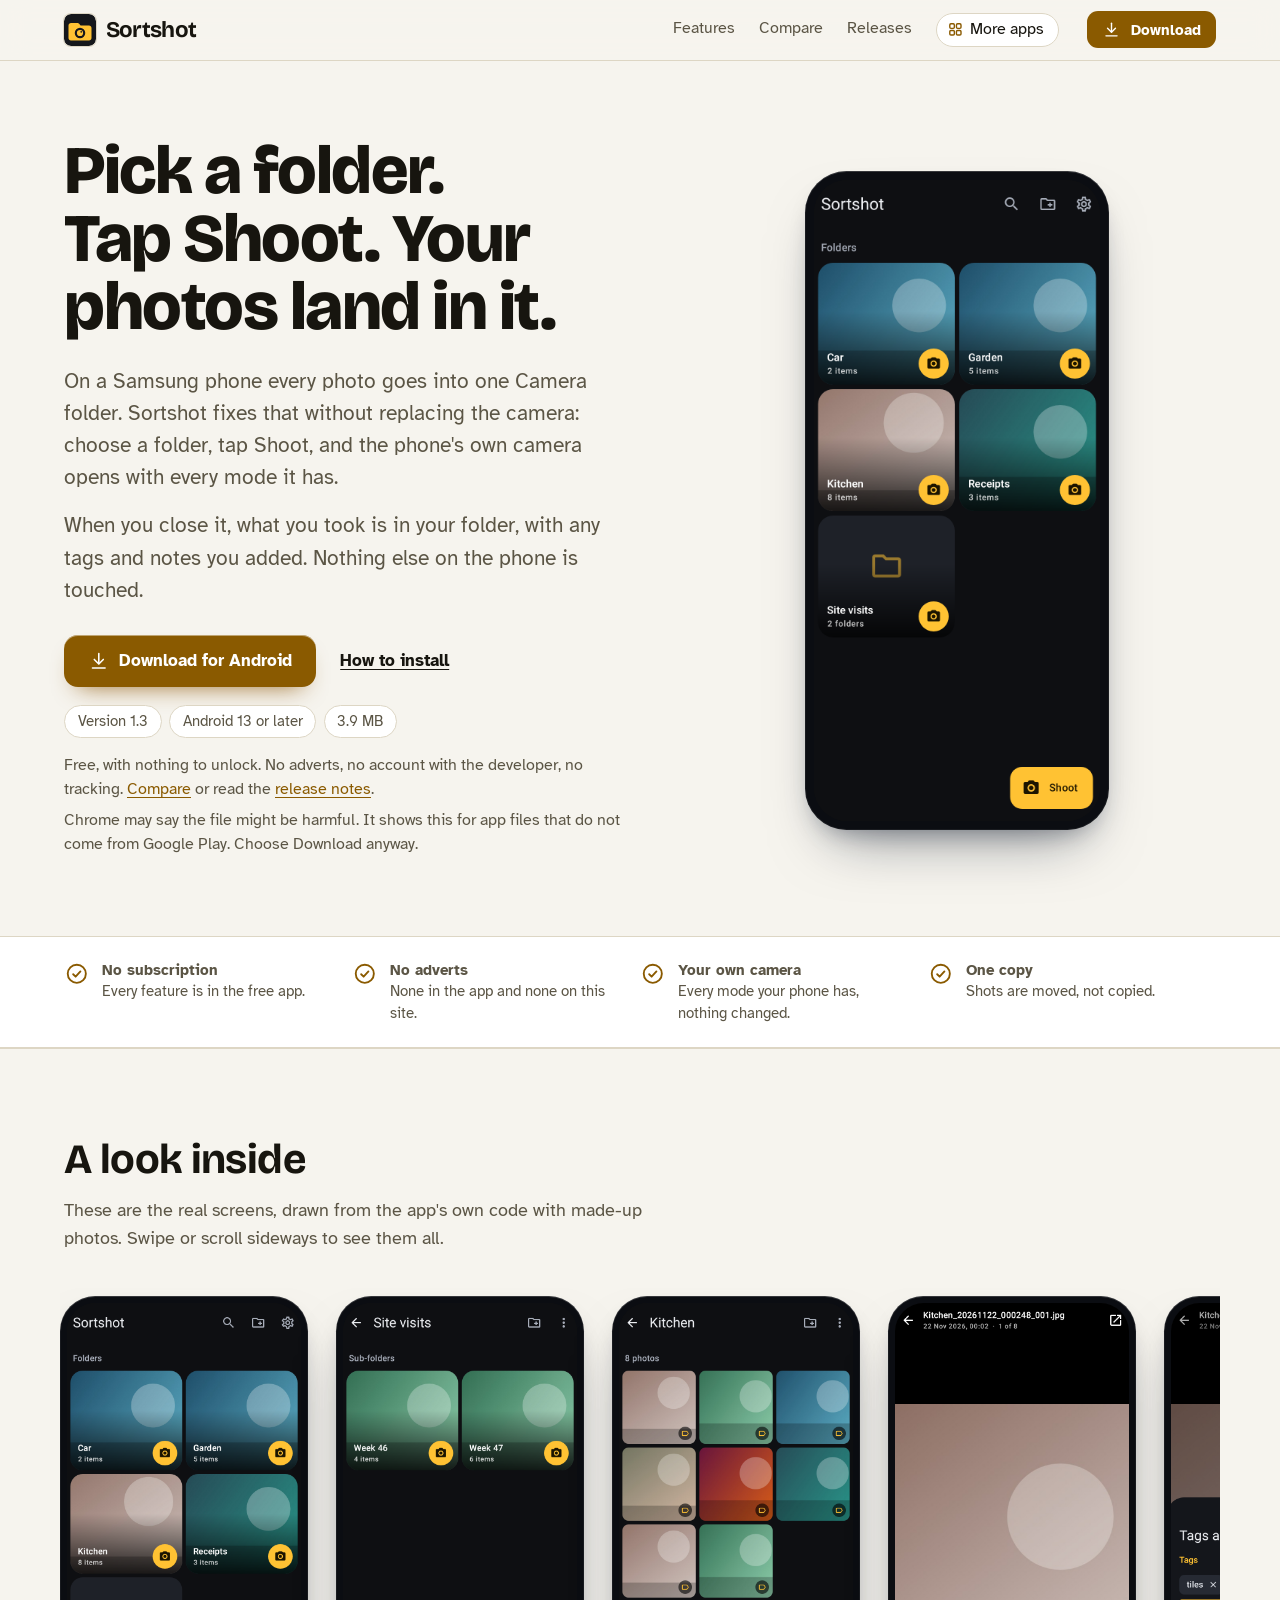
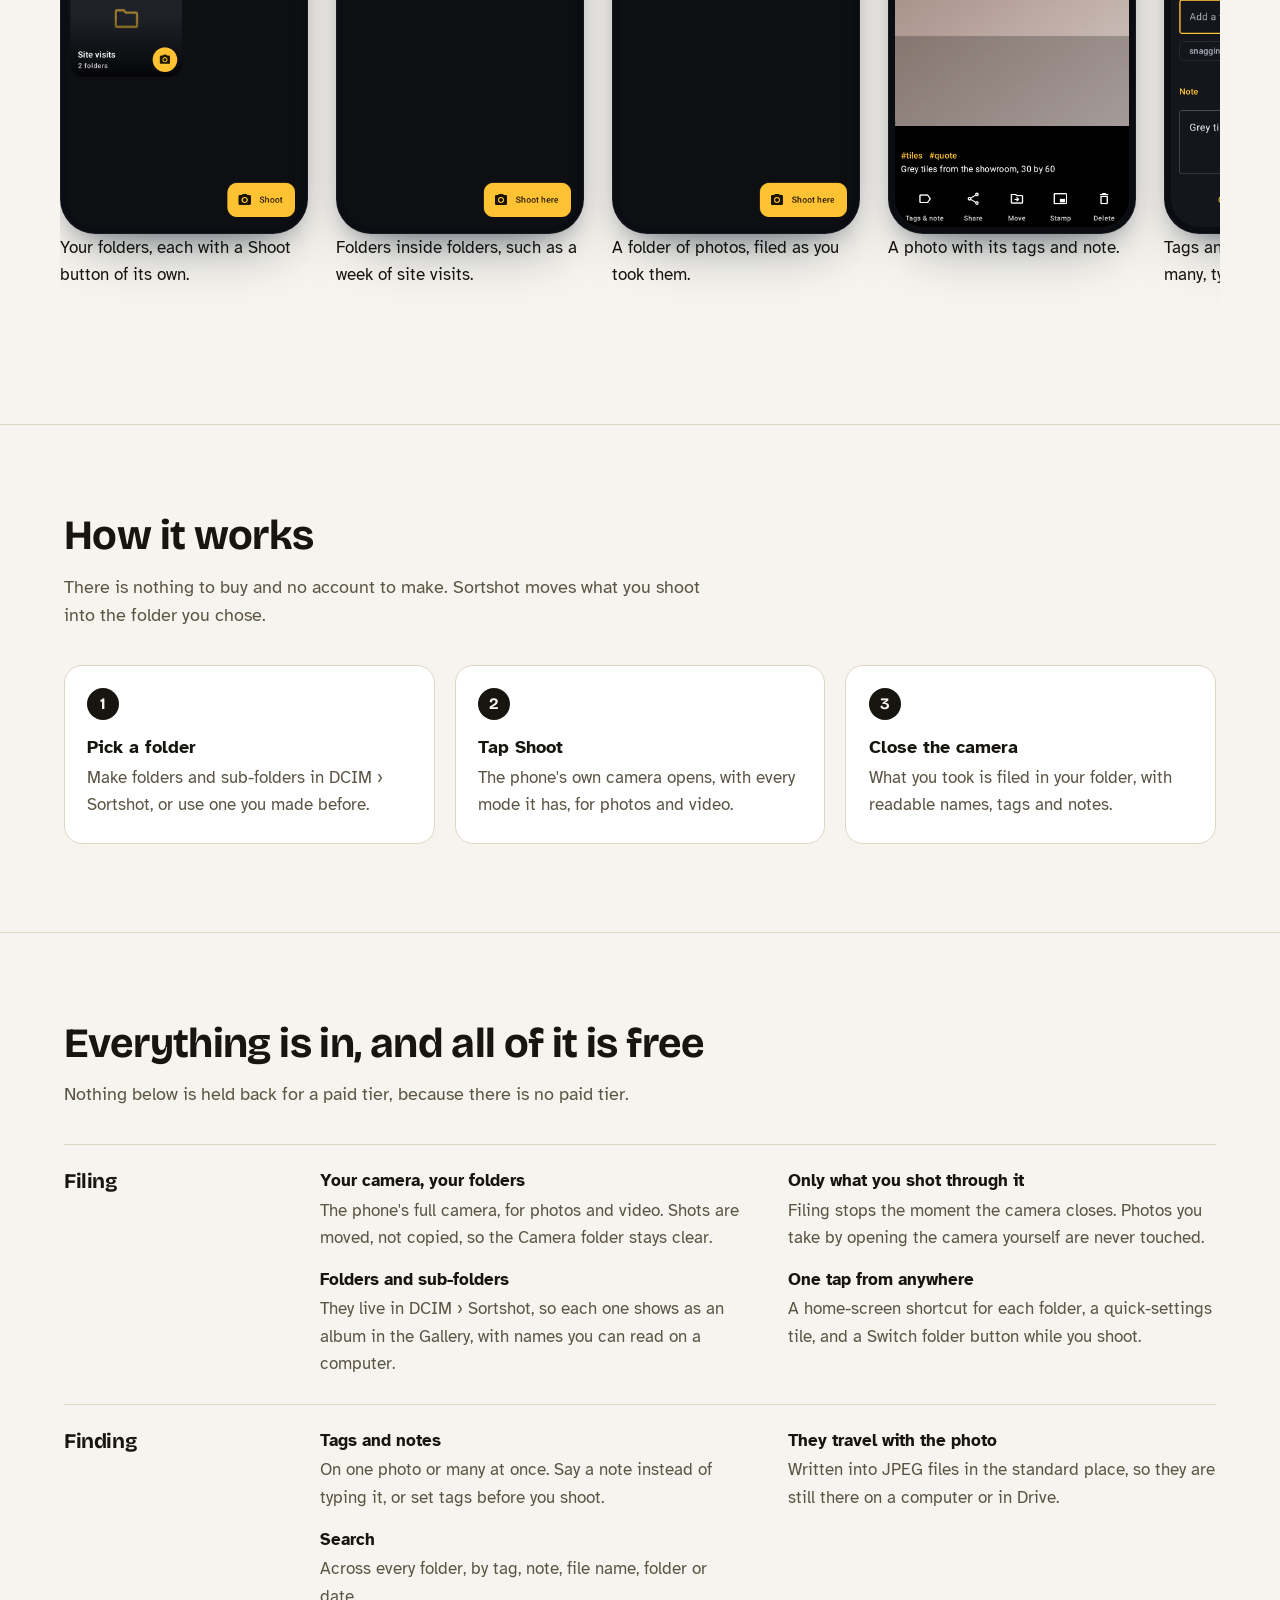
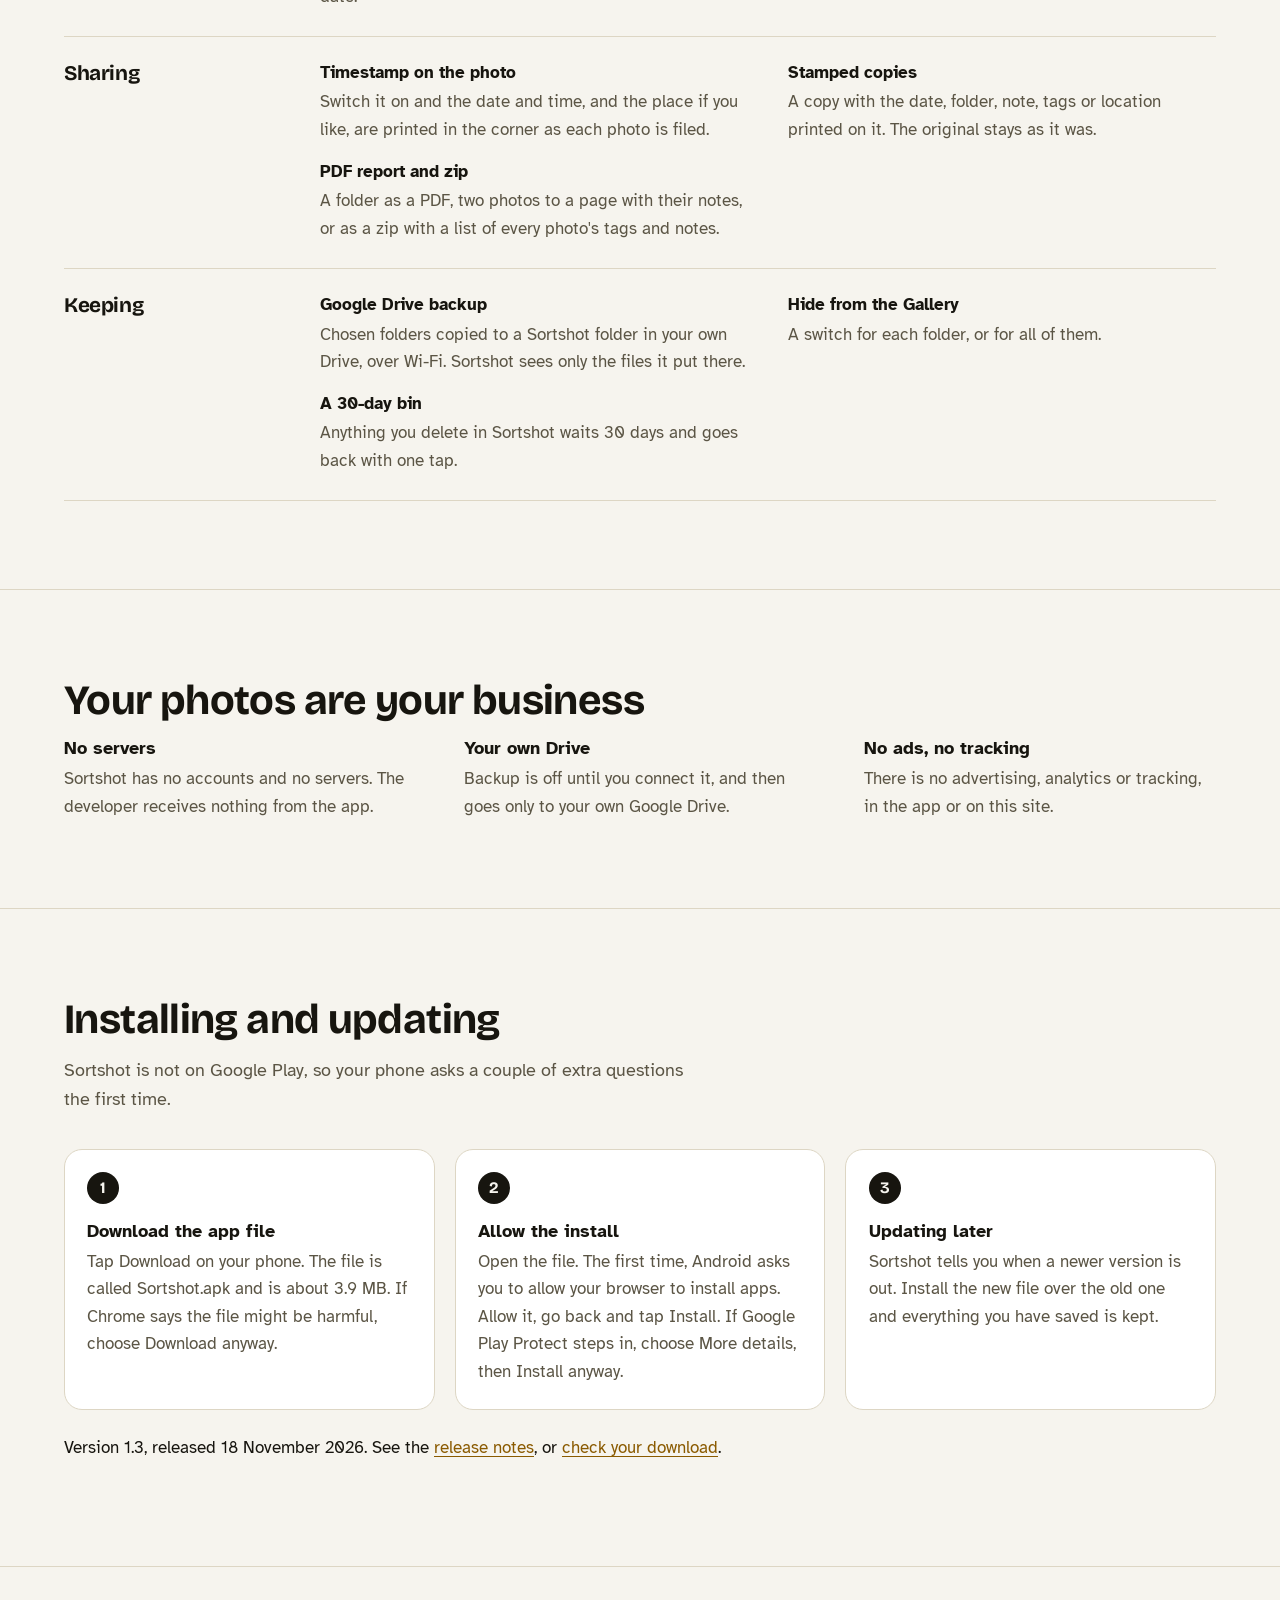
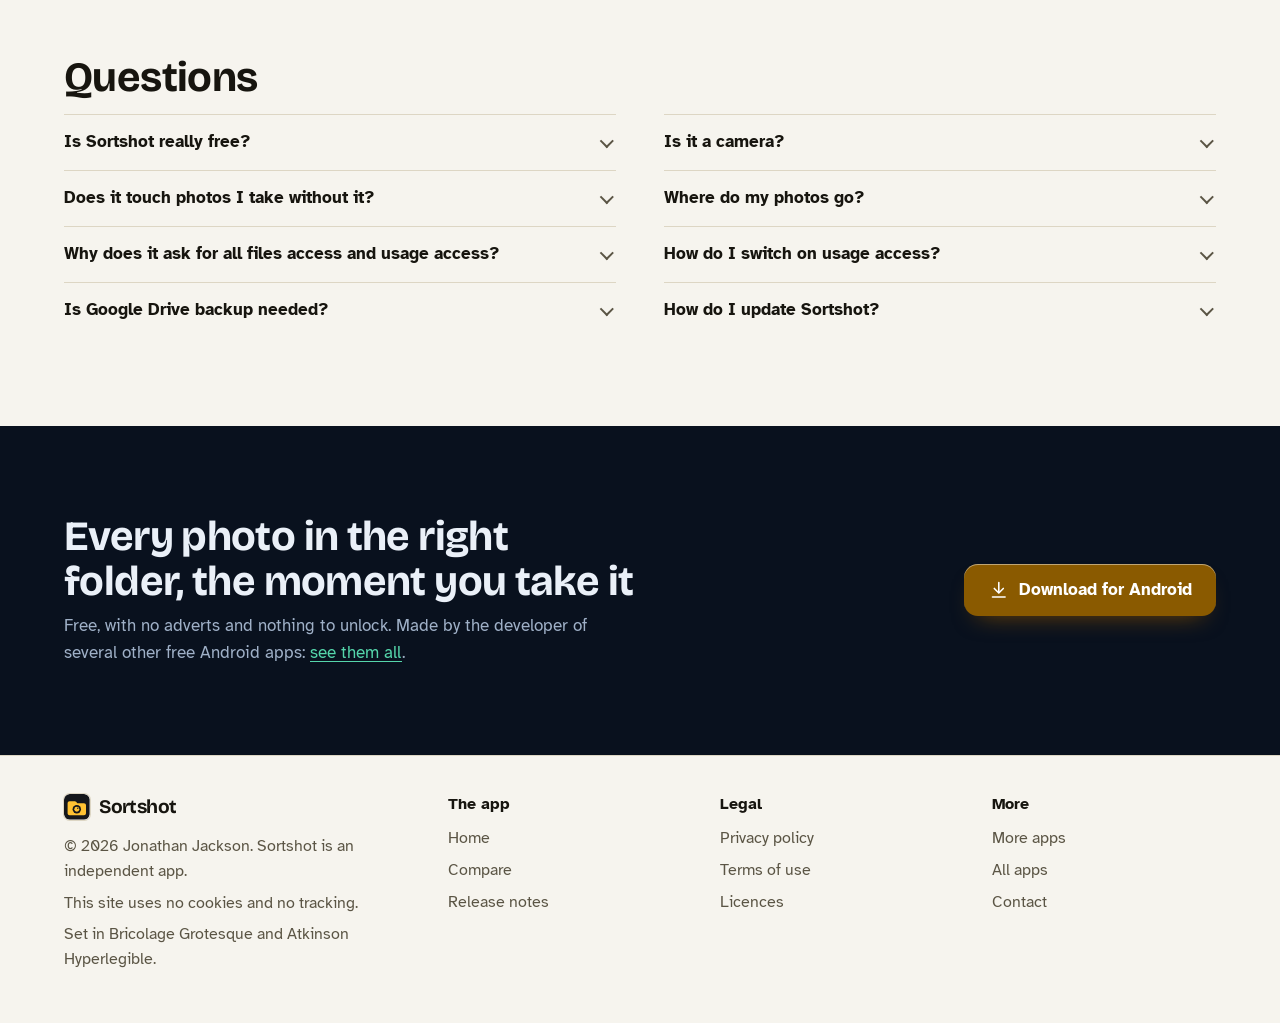
<file: index.html>
<!DOCTYPE html>
<html lang="en-GB">
<head>
<meta charset="utf-8">
<meta name="viewport" content="width=device-width, initial-scale=1">
<title>Sortshot: pick a folder, tap Shoot, and your photos land in it</title>
<meta name="description" content="Sortshot is a free Android app that files the photos you take straight into your own folders, with tags, notes, search and an optional Google Drive copy. It uses your phone&#x27;s own camera. No adverts, no account.">
<meta name="author" content="Jonathan Jackson">
<link rel="canonical" href="https://customgpter.github.io/sortshot/">
<meta name="theme-color" content="#f6f4ee" media="(prefers-color-scheme: light)">
<meta name="theme-color" content="#0e0f12" media="(prefers-color-scheme: dark)">
<meta property="og:type" content="website">
<meta property="og:site_name" content="Sortshot">
<meta property="og:title" content="Sortshot: pick a folder, tap Shoot, and your photos land in it">
<meta property="og:description" content="Sortshot is a free Android app that files the photos you take straight into your own folders, with tags, notes, search and an optional Google Drive copy. It uses your phone&#x27;s own camera. No adverts, no account.">
<meta property="og:url" content="https://customgpter.github.io/sortshot/">
<meta property="og:image" content="https://customgpter.github.io/sortshot/assets/og.png">
<meta property="og:image:width" content="1200">
<meta property="og:image:height" content="630">
<meta property="og:image:alt" content="Sortshot&#x27;s folders screen with Kitchen, Garden and Site visits">
<meta property="og:locale" content="en_GB">
<meta name="twitter:card" content="summary_large_image">
<link rel="icon" href="./assets/favicon.svg" type="image/svg+xml">
<link rel="apple-touch-icon" href="./assets/apple-touch-icon.png">
<link rel="preload" href="./assets/fonts/bricolage-grotesque-latin.woff2" as="font" type="font/woff2" crossorigin>
<link rel="preload" href="./assets/fonts/atkinson-hyperlegible-latin-400-normal.woff2" as="font" type="font/woff2" crossorigin>
<link rel="stylesheet" href="./assets/site.css?v=1">
<link rel="stylesheet" href="./assets/house.css?v=1">
<link rel="stylesheet" href="./assets/apps-list.css?v=1">
<script src="./assets/apps-list.js?v=1" defer></script>
<script type="application/ld+json">{"@context":"https://schema.org","@type":"SoftwareApplication","name":"Sortshot","url":"https://customgpter.github.io/sortshot/","description":"Sortshot is a free Android app that files the photos you take straight into your own folders, with tags, notes, search and an optional Google Drive copy. It uses your phone's own camera. No adverts, no account.","applicationCategory":"PhotographyApplication","operatingSystem":"Android 13 or later","softwareVersion":"1.3","downloadUrl":"https://github.com/CustomGPTer/sortshot/releases/latest/download/Sortshot.apk","releaseNotes":"https://customgpter.github.io/sortshot/releases.html","offers":{"@type":"Offer","price":"0","priceCurrency":"GBP"},"inLanguage":"en-GB","image":"https://customgpter.github.io/sortshot/assets/og.png","featureList":["Your camera, your folders","Only what you shot through it","Folders and sub-folders","One tap from anywhere","Tags and notes","They travel with the photo","Search","Timestamp on the photo","Stamped copies","PDF report and zip","Google Drive backup","Hide from the Gallery"],"author":{"@type":"Person","name":"Jonathan Jackson"}}</script>
<script type="application/ld+json">{"@context":"https://schema.org","@type":"FAQPage","mainEntity":[{"@type":"Question","name":"Is Sortshot really free?","acceptedAnswer":{"@type":"Answer","text":"Yes. There is no paid version, no subscription and no adverts. See the comparison."}},{"@type":"Question","name":"Is it a camera?","acceptedAnswer":{"@type":"Answer","text":"No. It opens the camera already on your phone, with every mode it has, so nothing about how your photos look changes."}},{"@type":"Question","name":"Does it touch photos I take without it?","acceptedAnswer":{"@type":"Answer","text":"No. Filing starts when you tap Shoot and stops the moment the camera closes."}},{"@type":"Question","name":"Where do my photos go?","acceptedAnswer":{"@type":"Answer","text":"Into folders in DCIM › Sortshot, so each folder is also an album in the phone's Gallery."}},{"@type":"Question","name":"Why does it ask for all files access and usage access?","acceptedAnswer":{"@type":"Answer","text":"All files access lets it move your shots out of the Camera folder. Usage access lets it see the moment the camera closes. Nothing about your app use is kept or sent."}},{"@type":"Question","name":"How do I switch on usage access?","acceptedAnswer":{"@type":"Answer","text":"Android locks it for apps downloaded outside the Play Store. Try to switch Sortshot on once, then open Settings, Apps, Sortshot, tap the three dots and choose Allow restricted settings. The app shows these steps."}},{"@type":"Question","name":"Is Google Drive backup needed?","acceptedAnswer":{"@type":"Answer","text":"No. It is off until you connect it, and copies only the folders you choose. A photo deleted on the phone stays in your Drive."}},{"@type":"Question","name":"How do I update Sortshot?","acceptedAnswer":{"@type":"Answer","text":"The app tells you when a new version is out. Download it from this site and install it over the old one; your folders, tags and notes stay."}}]}</script>
</head>
<body>
<a class="skip" href="#main">Skip to content</a>
<header class="masthead">
<div class="wrap">
<a class="brand" href="./" aria-label="Sortshot home"><svg viewBox="0 0 64 64" aria-hidden="true"><rect width="64" height="64" rx="14" fill="#15171c"/><path d="M14 18h13c1.3 0 2.5.6 3.3 1.6L33.2 23H50c2.8 0 5 2.2 5 5v20c0 2.8-2.2 5-5 5H14c-2.8 0-5-2.2-5-5V23c0-2.8 2.2-5 5-5z" fill="#ffc233"/><circle cx="32" cy="38" r="10.5" fill="#15171c"/><circle cx="32" cy="38" r="6.2" fill="#ffc233"/><circle cx="34.4" cy="35.6" r="1.7" fill="#15171c"/></svg><span>Sortshot</span></a>
<nav aria-label="Main"><ul><li><a href="./#features">Features</a></li><li><a href="./compare.html">Compare</a></li><li><a href="./releases.html">Releases</a></li><li><a class="more-apps" href="./more-apps.html"><svg class="ico" viewBox="0 0 24 24" aria-hidden="true"><rect x="4" y="4" width="6.5" height="6.5" rx="1.6"/><rect x="13.5" y="4" width="6.5" height="6.5" rx="1.6"/><rect x="4" y="13.5" width="6.5" height="6.5" rx="1.6"/><rect x="13.5" y="13.5" width="6.5" height="6.5" rx="1.6"/></svg>More apps</a></li></ul></nav>
<a class="button small" href="https://github.com/CustomGPTer/sortshot/releases/latest/download/Sortshot.apk"><svg class="ico" viewBox="0 0 24 24" aria-hidden="true"><path d="M12 4v11"/><path d="M7 10.5l5 5 5-5"/><path d="M5 20h14"/></svg>Download</a>
</div>
</header>
<main id="main">
<div class="hero">
<div class="wrap hero-grid">
<div class="hero-copy">
<h1>Pick a folder. Tap Shoot. Your photos land in it.</h1>
<p class="lede">On a Samsung phone every photo goes into one Camera folder. Sortshot fixes that without replacing the camera: choose a folder, tap Shoot, and the phone's own camera opens with every mode it has.</p><p class="lede">When you close it, what you took is in your folder, with any tags and notes you added. Nothing else on the phone is touched.</p>

<p class="get" id="download"><a class="button" href="https://github.com/CustomGPTer/sortshot/releases/latest/download/Sortshot.apk"><svg class="ico" viewBox="0 0 24 24" aria-hidden="true"><path d="M12 4v11"/><path d="M7 10.5l5 5 5-5"/><path d="M5 20h14"/></svg>Download for Android</a><a class="aside" href="#install">How to install</a></p>
<ul class="pills"><li>Version 1.3</li><li>Android 13 or later</li><li>3.9 MB</li></ul>
<p class="facts">Free, with nothing to unlock. No adverts, no account with the developer, no tracking. <a href="compare.html">Compare</a> or read the <a href="releases.html">release notes</a>.</p>
<p class="facts">Chrome may say the file might be harmful. It shows this for app files that do not come from Google Play. Choose Download anyway.</p>
</div>
<div class="hero-phone"><div class="phone"><img src="./assets/screens/folders.png" alt="Your folders, each with a Shoot button of its own." width="393" height="852" fetchpriority="high"></div></div>
</div>
</div>

<section class="promises" aria-label="In short">
<div class="wrap"><ul><li><svg class="ico" viewBox="0 0 24 24" aria-hidden="true"><circle cx="12" cy="12" r="8.5"/><path d="M8.6 12.4l2.3 2.3 4.5-4.9"/></svg><span><b>No subscription</b><span>Every feature is in the free app.</span></span></li><li><svg class="ico" viewBox="0 0 24 24" aria-hidden="true"><circle cx="12" cy="12" r="8.5"/><path d="M8.6 12.4l2.3 2.3 4.5-4.9"/></svg><span><b>No adverts</b><span>None in the app and none on this site.</span></span></li><li><svg class="ico" viewBox="0 0 24 24" aria-hidden="true"><circle cx="12" cy="12" r="8.5"/><path d="M8.6 12.4l2.3 2.3 4.5-4.9"/></svg><span><b>Your own camera</b><span>Every mode your phone has, nothing changed.</span></span></li><li><svg class="ico" viewBox="0 0 24 24" aria-hidden="true"><circle cx="12" cy="12" r="8.5"/><path d="M8.6 12.4l2.3 2.3 4.5-4.9"/></svg><span><b>One copy</b><span>Shots are moved, not copied.</span></span></li></ul></div>
</section>

<section id="screens" aria-labelledby="screens-h">
<div class="wrap">
<h2 id="screens-h">A look inside</h2>
<p class="intro">These are the real screens, drawn from the app&#x27;s own code with made-up photos. Swipe or scroll sideways to see them all.</p>
<div class="gallery" tabindex="0" role="region" aria-label="Screens from Sortshot"><figure class="shot"><div class="phone"><img src="./assets/screens/folders.png" alt="Your folders, each with a Shoot button of its own." width="393" height="852" loading="eager" decoding="async"></div><figcaption>Your folders, each with a Shoot button of its own.</figcaption></figure><figure class="shot"><div class="phone"><img src="./assets/screens/subfolders.png" alt="Folders inside folders, such as a week of site visits." width="393" height="852" loading="eager" decoding="async"></div><figcaption>Folders inside folders, such as a week of site visits.</figcaption></figure><figure class="shot"><div class="phone"><img src="./assets/screens/folder.png" alt="A folder of photos, filed as you took them." width="393" height="852" loading="eager" decoding="async"></div><figcaption>A folder of photos, filed as you took them.</figcaption></figure><figure class="shot"><div class="phone"><img src="./assets/screens/viewer.png" alt="A photo with its tags and note." width="393" height="852" loading="eager" decoding="async"></div><figcaption>A photo with its tags and note.</figcaption></figure><figure class="shot"><div class="phone"><img src="./assets/screens/tags.png" alt="Tags and a note on one photo or many, typed or dictated." width="393" height="852" loading="eager" decoding="async"></div><figcaption>Tags and a note on one photo or many, typed or dictated.</figcaption></figure><figure class="shot"><div class="phone"><img src="./assets/screens/search.png" alt="Search every folder by tag, note, name or date." width="393" height="852" loading="eager" decoding="async"></div><figcaption>Search every folder by tag, note, name or date.</figcaption></figure><figure class="shot"><div class="phone"><img src="./assets/screens/settings.png" alt="Settings for file names, videos and the timestamp." width="393" height="852" loading="eager" decoding="async"></div><figcaption>Settings for file names, videos and the timestamp.</figcaption></figure><figure class="shot"><div class="phone"><img src="./assets/screens/drive.png" alt="Optional backup to your own Google Drive, in the same folders." width="393" height="852" loading="eager" decoding="async"></div><figcaption>Optional backup to your own Google Drive, in the same folders.</figcaption></figure></div>
</div>
</section>

<section id="how" aria-labelledby="how-h">
<div class="wrap">
<h2 id="how-h">How it works</h2>
<p class="intro">There is nothing to buy and no account to make. Sortshot moves what you shoot into the folder you chose.</p>
<ol class="steps"><li><h3>Pick a folder</h3><p>Make folders and sub-folders in DCIM › Sortshot, or use one you made before.</p></li><li><h3>Tap Shoot</h3><p>The phone's own camera opens, with every mode it has, for photos and video.</p></li><li><h3>Close the camera</h3><p>What you took is filed in your folder, with readable names, tags and notes.</p></li></ol>
</div>
</section>

<section id="features" aria-labelledby="features-h">
<div class="wrap">
<h2 id="features-h">Everything is in, and all of it is free</h2>
<p class="intro">Nothing below is held back for a paid tier, because there is no paid tier.</p>
<div class="groups"><div class="group"><h3>Filing</h3><dl><div><dt>Your camera, your folders</dt><dd>The phone's full camera, for photos and video. Shots are moved, not copied, so the Camera folder stays clear.</dd></div><div><dt>Only what you shot through it</dt><dd>Filing stops the moment the camera closes. Photos you take by opening the camera yourself are never touched.</dd></div><div><dt>Folders and sub-folders</dt><dd>They live in DCIM › Sortshot, so each one shows as an album in the Gallery, with names you can read on a computer.</dd></div><div><dt>One tap from anywhere</dt><dd>A home-screen shortcut for each folder, a quick-settings tile, and a Switch folder button while you shoot.</dd></div></dl></div><div class="group"><h3>Finding</h3><dl><div><dt>Tags and notes</dt><dd>On one photo or many at once. Say a note instead of typing it, or set tags before you shoot.</dd></div><div><dt>They travel with the photo</dt><dd>Written into JPEG files in the standard place, so they are still there on a computer or in Drive.</dd></div><div><dt>Search</dt><dd>Across every folder, by tag, note, file name, folder or date.</dd></div></dl></div><div class="group"><h3>Sharing</h3><dl><div><dt>Timestamp on the photo</dt><dd>Switch it on and the date and time, and the place if you like, are printed in the corner as each photo is filed.</dd></div><div><dt>Stamped copies</dt><dd>A copy with the date, folder, note, tags or location printed on it. The original stays as it was.</dd></div><div><dt>PDF report and zip</dt><dd>A folder as a PDF, two photos to a page with their notes, or as a zip with a list of every photo's tags and notes.</dd></div></dl></div><div class="group"><h3>Keeping</h3><dl><div><dt>Google Drive backup</dt><dd>Chosen folders copied to a Sortshot folder in your own Drive, over Wi-Fi. Sortshot sees only the files it put there.</dd></div><div><dt>Hide from the Gallery</dt><dd>A switch for each folder, or for all of them.</dd></div><div><dt>A 30-day bin</dt><dd>Anything you delete in Sortshot waits 30 days and goes back with one tap.</dd></div></dl></div></div>
</div>
</section>

<section id="privacy" aria-labelledby="privacy-h">
<div class="wrap">
<h2 id="privacy-h">Your photos are your business</h2>
<ul class="plain"><li><h3>No servers</h3><p>Sortshot has no accounts and no servers. The developer receives nothing from the app.</p></li><li><h3>Your own Drive</h3><p>Backup is off until you connect it, and then goes only to your own Google Drive.</p></li><li><h3>No ads, no tracking</h3><p>There is no advertising, analytics or tracking, in the app or on this site.</p></li></ul>
</div>
</section>

<section id="install" aria-labelledby="install-h">
<div class="wrap">
<h2 id="install-h">Installing and updating</h2>
<p class="intro">Sortshot is not on Google Play, so your phone asks a couple of extra questions the first time.</p>
<ol class="steps"><li><h3>Download the app file</h3><p>Tap Download on your phone. The file is called Sortshot.apk and is about 3.9 MB. If Chrome says the file might be harmful, choose Download anyway.</p></li><li><h3>Allow the install</h3><p>Open the file. The first time, Android asks you to allow your browser to install apps. Allow it, go back and tap Install. If Google Play Protect steps in, choose More details, then Install anyway.</p></li><li><h3>Updating later</h3><p>Sortshot tells you when a newer version is out. Install the new file over the old one and everything you have saved is kept.</p></li></ol>
<p class="after-table">Version 1.3, released 18 November 2026. See the <a href="releases.html">release notes</a>, or <a href="releases.html#checking">check your download</a>.</p>
</div>
</section>

<section id="questions" aria-labelledby="questions-h">
<div class="wrap">
<h2 id="questions-h">Questions</h2>
<div class="faq"><details><summary>Is Sortshot really free?</summary><p>Yes. There is no paid version, no subscription and no adverts. <a href="compare.html">See the comparison</a>.</p></details><details><summary>Is it a camera?</summary><p>No. It opens the camera already on your phone, with every mode it has, so nothing about how your photos look changes.</p></details><details><summary>Does it touch photos I take without it?</summary><p>No. Filing starts when you tap Shoot and stops the moment the camera closes.</p></details><details><summary>Where do my photos go?</summary><p>Into folders in DCIM › Sortshot, so each folder is also an album in the phone's Gallery.</p></details><details><summary>Why does it ask for all files access and usage access?</summary><p>All files access lets it move your shots out of the Camera folder. Usage access lets it see the moment the camera closes. Nothing about your app use is kept or sent.</p></details><details><summary>How do I switch on usage access?</summary><p>Android locks it for apps downloaded outside the Play Store. Try to switch Sortshot on once, then open Settings, Apps, Sortshot, tap the three dots and choose Allow restricted settings. The app shows these steps.</p></details><details><summary>Is Google Drive backup needed?</summary><p>No. It is off until you connect it, and copies only the folders you choose. A photo deleted on the phone stays in your Drive.</p></details><details><summary>How do I update Sortshot?</summary><p>The app tells you when a new version is out. Download it from this site and install it over the old one; your folders, tags and notes stay.</p></details></div>
</div>
</section>

<section class="closing" aria-labelledby="closing-h">
<div class="wrap">
<div><h2 id="closing-h">Every photo in the right folder, the moment you take it</h2><p>Free, with no adverts and nothing to unlock. Made by the developer of several other free Android apps: <a href="more-apps.html">see them all</a>.</p></div>
<a class="button" href="https://github.com/CustomGPTer/sortshot/releases/latest/download/Sortshot.apk"><svg class="ico" viewBox="0 0 24 24" aria-hidden="true"><path d="M12 4v11"/><path d="M7 10.5l5 5 5-5"/><path d="M5 20h14"/></svg>Download for Android</a>
</div>
</section>
</main>
<footer class="colophon">
<div class="wrap">
<div>
<a class="brand" href="./" aria-label="Sortshot home"><svg viewBox="0 0 64 64" aria-hidden="true"><rect width="64" height="64" rx="14" fill="#15171c"/><path d="M14 18h13c1.3 0 2.5.6 3.3 1.6L33.2 23H50c2.8 0 5 2.2 5 5v20c0 2.8-2.2 5-5 5H14c-2.8 0-5-2.2-5-5V23c0-2.8 2.2-5 5-5z" fill="#ffc233"/><circle cx="32" cy="38" r="10.5" fill="#15171c"/><circle cx="32" cy="38" r="6.2" fill="#ffc233"/><circle cx="34.4" cy="35.6" r="1.7" fill="#15171c"/></svg><span>Sortshot</span></a>
<p>&copy; 2026 Jonathan Jackson. Sortshot is an independent app.</p>
<p>This site uses no cookies and no tracking.</p>
<p>Set in Bricolage Grotesque and Atkinson Hyperlegible.</p>
</div>
<nav aria-label="The app"><h2>The app</h2><ul>
<li><a href="./">Home</a></li>
<li><a href="./compare.html">Compare</a></li>
<li><a href="./releases.html">Release notes</a></li>

</ul></nav>
<nav aria-label="Legal"><h2>Legal</h2><ul>
<li><a href="./privacy.html">Privacy policy</a></li>
<li><a href="./terms.html">Terms of use</a></li>
<li><a href="./licences.html">Licences</a></li>
</ul></nav>
<nav aria-label="More"><h2>More</h2><ul>
<li><a href="./more-apps.html">More apps</a></li>
<li><a href="https://customgpter.github.io/">All apps</a></li>
<li><a href="https://github.com/CustomGPTer/sortshot/issues">Contact</a></li>
</ul></nav>
</div>
</footer>
</body>
</html>
</file>
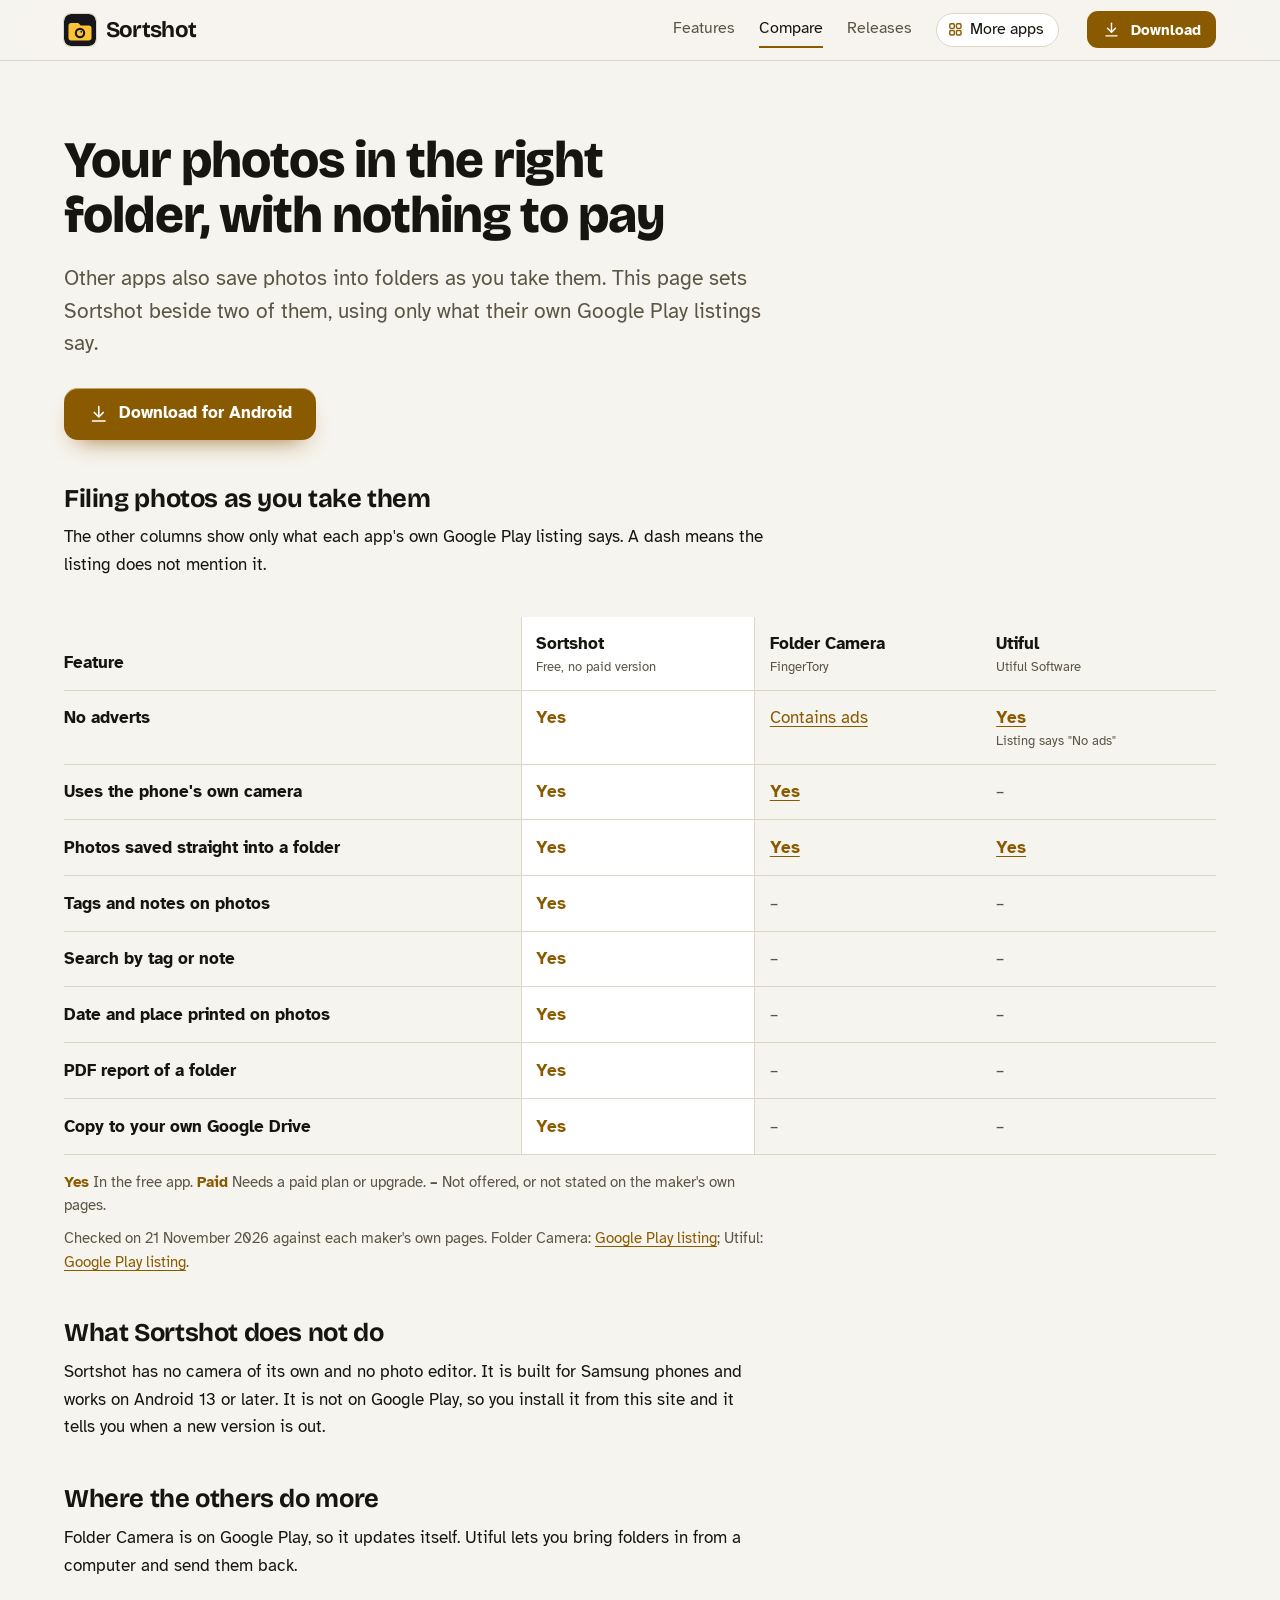
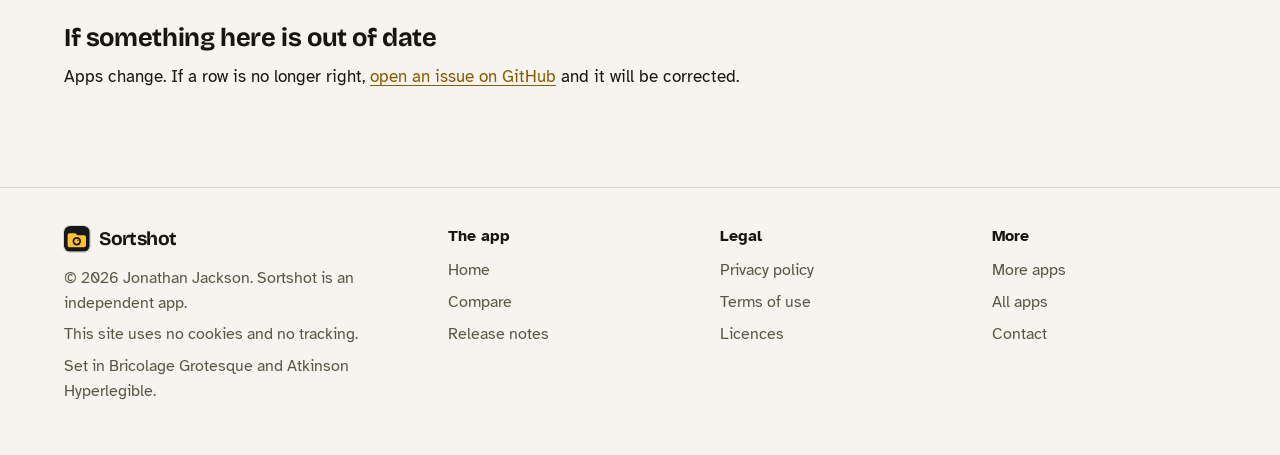
<file: compare.html>
<!DOCTYPE html>
<html lang="en-GB">
<head>
<meta charset="utf-8">
<meta name="viewport" content="width=device-width, initial-scale=1">
<title>Sortshot compared with other folder cameras</title>
<meta name="description" content="How Sortshot compares with Folder Camera and Utiful, row by row, with each claim linked to the app&#x27;s own Google Play listing.">
<meta name="author" content="Jonathan Jackson">
<link rel="canonical" href="https://customgpter.github.io/sortshot/compare.html">
<meta name="theme-color" content="#f6f4ee" media="(prefers-color-scheme: light)">
<meta name="theme-color" content="#0e0f12" media="(prefers-color-scheme: dark)">
<meta property="og:type" content="website">
<meta property="og:site_name" content="Sortshot">
<meta property="og:title" content="Sortshot compared with other folder cameras">
<meta property="og:description" content="How Sortshot compares with Folder Camera and Utiful, row by row, with each claim linked to the app&#x27;s own Google Play listing.">
<meta property="og:url" content="https://customgpter.github.io/sortshot/compare.html">
<meta property="og:image" content="https://customgpter.github.io/sortshot/assets/og.png">
<meta property="og:image:width" content="1200">
<meta property="og:image:height" content="630">
<meta property="og:image:alt" content="Sortshot&#x27;s folders screen with Kitchen, Garden and Site visits">
<meta property="og:locale" content="en_GB">
<meta name="twitter:card" content="summary_large_image">
<link rel="icon" href="./assets/favicon.svg" type="image/svg+xml">
<link rel="apple-touch-icon" href="./assets/apple-touch-icon.png">
<link rel="preload" href="./assets/fonts/bricolage-grotesque-latin.woff2" as="font" type="font/woff2" crossorigin>
<link rel="preload" href="./assets/fonts/atkinson-hyperlegible-latin-400-normal.woff2" as="font" type="font/woff2" crossorigin>
<link rel="stylesheet" href="./assets/site.css?v=1">
<link rel="stylesheet" href="./assets/house.css?v=1">
<link rel="stylesheet" href="./assets/apps-list.css?v=1">
<script src="./assets/apps-list.js?v=1" defer></script>
</head>
<body>
<a class="skip" href="#main">Skip to content</a>
<header class="masthead">
<div class="wrap">
<a class="brand" href="./" aria-label="Sortshot home"><svg viewBox="0 0 64 64" aria-hidden="true"><rect width="64" height="64" rx="14" fill="#15171c"/><path d="M14 18h13c1.3 0 2.5.6 3.3 1.6L33.2 23H50c2.8 0 5 2.2 5 5v20c0 2.8-2.2 5-5 5H14c-2.8 0-5-2.2-5-5V23c0-2.8 2.2-5 5-5z" fill="#ffc233"/><circle cx="32" cy="38" r="10.5" fill="#15171c"/><circle cx="32" cy="38" r="6.2" fill="#ffc233"/><circle cx="34.4" cy="35.6" r="1.7" fill="#15171c"/></svg><span>Sortshot</span></a>
<nav aria-label="Main"><ul><li><a href="./#features">Features</a></li><li><a href="./compare.html" aria-current="page">Compare</a></li><li><a href="./releases.html">Releases</a></li><li><a class="more-apps" href="./more-apps.html"><svg class="ico" viewBox="0 0 24 24" aria-hidden="true"><rect x="4" y="4" width="6.5" height="6.5" rx="1.6"/><rect x="13.5" y="4" width="6.5" height="6.5" rx="1.6"/><rect x="4" y="13.5" width="6.5" height="6.5" rx="1.6"/><rect x="13.5" y="13.5" width="6.5" height="6.5" rx="1.6"/></svg>More apps</a></li></ul></nav>
<a class="button small" href="https://github.com/CustomGPTer/sortshot/releases/latest/download/Sortshot.apk"><svg class="ico" viewBox="0 0 24 24" aria-hidden="true"><path d="M12 4v11"/><path d="M7 10.5l5 5 5-5"/><path d="M5 20h14"/></svg>Download</a>
</div>
</header>
<main id="main" class="doc">
<div class="wrap">
<div class="measure">
<h1>Your photos in the right folder, with nothing to pay</h1>
<p class="lede">Other apps also save photos into folders as you take them. This page sets Sortshot beside two of them, using only what their own Google Play listings say.</p>
<p class="get"><a class="button" href="https://github.com/CustomGPTer/sortshot/releases/latest/download/Sortshot.apk"><svg class="ico" viewBox="0 0 24 24" aria-hidden="true"><path d="M12 4v11"/><path d="M7 10.5l5 5 5-5"/><path d="M5 20h14"/></svg>Download for Android</a></p>
<h2 id="table">Filing photos as you take them</h2>
<p>The other columns show only what each app's own Google Play listing says. A dash means the listing does not mention it.</p>
</div>
<div class="scroll">
<table class="cmp">
<thead><tr><th scope="col">Feature</th><th scope="col" class="ours">Sortshot<small>Free, no paid version</small></th><th scope="col">Folder Camera<small>FingerTory</small></th><th scope="col">Utiful<small>Utiful Software</small></th></tr></thead>
<tbody>
<tr><th scope="row">No adverts</th><td class="yes ours"><span class="app">Sortshot</span><span class="v">Yes</span></td><td class="na"><span class="app">Folder Camera</span><span class="v"><a href="https://play.google.com/store/apps/details?id=com.kydsessc.nbc">Contains ads</a></span></td><td class="yes"><span class="app">Utiful</span><span class="v"><a href="https://play.google.com/store/apps/details?id=com.utiful.utiful">Yes</a><small>Listing says "No ads"</small></span></td></tr>
<tr><th scope="row">Uses the phone&#x27;s own camera</th><td class="yes ours"><span class="app">Sortshot</span><span class="v">Yes</span></td><td class="yes"><span class="app">Folder Camera</span><span class="v"><a href="https://play.google.com/store/apps/details?id=com.kydsessc.nbc">Yes</a></span></td><td class="na"><span class="app">Utiful</span><span class="v">&ndash;</span></td></tr>
<tr><th scope="row">Photos saved straight into a folder</th><td class="yes ours"><span class="app">Sortshot</span><span class="v">Yes</span></td><td class="yes"><span class="app">Folder Camera</span><span class="v"><a href="https://play.google.com/store/apps/details?id=com.kydsessc.nbc">Yes</a></span></td><td class="yes"><span class="app">Utiful</span><span class="v"><a href="https://play.google.com/store/apps/details?id=com.utiful.utiful">Yes</a></span></td></tr>
<tr><th scope="row">Tags and notes on photos</th><td class="yes ours"><span class="app">Sortshot</span><span class="v">Yes</span></td><td class="na"><span class="app">Folder Camera</span><span class="v">&ndash;</span></td><td class="na"><span class="app">Utiful</span><span class="v">&ndash;</span></td></tr>
<tr><th scope="row">Search by tag or note</th><td class="yes ours"><span class="app">Sortshot</span><span class="v">Yes</span></td><td class="na"><span class="app">Folder Camera</span><span class="v">&ndash;</span></td><td class="na"><span class="app">Utiful</span><span class="v">&ndash;</span></td></tr>
<tr><th scope="row">Date and place printed on photos</th><td class="yes ours"><span class="app">Sortshot</span><span class="v">Yes</span></td><td class="na"><span class="app">Folder Camera</span><span class="v">&ndash;</span></td><td class="na"><span class="app">Utiful</span><span class="v">&ndash;</span></td></tr>
<tr><th scope="row">PDF report of a folder</th><td class="yes ours"><span class="app">Sortshot</span><span class="v">Yes</span></td><td class="na"><span class="app">Folder Camera</span><span class="v">&ndash;</span></td><td class="na"><span class="app">Utiful</span><span class="v">&ndash;</span></td></tr>
<tr><th scope="row">Copy to your own Google Drive</th><td class="yes ours"><span class="app">Sortshot</span><span class="v">Yes</span></td><td class="na"><span class="app">Folder Camera</span><span class="v">&ndash;</span></td><td class="na"><span class="app">Utiful</span><span class="v">&ndash;</span></td></tr>
</tbody>
</table>
</div>
<div class="measure">
<p class="key"><strong class="yes">Yes</strong> In the free app. <strong class="pay">Paid</strong> Needs a paid plan or upgrade. <strong>&ndash;</strong> Not offered, or not stated on the maker's own pages.</p>
<p class="key">Checked on 21 November 2026 against each maker's own pages. Folder Camera: <a href="https://play.google.com/store/apps/details?id=com.kydsessc.nbc">Google Play listing</a>; Utiful: <a href="https://play.google.com/store/apps/details?id=com.utiful.utiful">Google Play listing</a>.</p>
<h2>What Sortshot does not do</h2><p>Sortshot has no camera of its own and no photo editor. It is built for Samsung phones and works on Android 13 or later. It is not on Google Play, so you install it from this site and it tells you when a new version is out.</p><h2>Where the others do more</h2><p>Folder Camera is on Google Play, so it updates itself. Utiful lets you bring folders in from a computer and send them back.</p>
<h2 id="wrong">If something here is out of date</h2>
<p>Apps change. If a row is no longer right, <a href="https://github.com/CustomGPTer/sortshot/issues">open an issue on GitHub</a> and it will be corrected.</p>
</div>
</div>
</main>
<footer class="colophon">
<div class="wrap">
<div>
<a class="brand" href="./" aria-label="Sortshot home"><svg viewBox="0 0 64 64" aria-hidden="true"><rect width="64" height="64" rx="14" fill="#15171c"/><path d="M14 18h13c1.3 0 2.5.6 3.3 1.6L33.2 23H50c2.8 0 5 2.2 5 5v20c0 2.8-2.2 5-5 5H14c-2.8 0-5-2.2-5-5V23c0-2.8 2.2-5 5-5z" fill="#ffc233"/><circle cx="32" cy="38" r="10.5" fill="#15171c"/><circle cx="32" cy="38" r="6.2" fill="#ffc233"/><circle cx="34.4" cy="35.6" r="1.7" fill="#15171c"/></svg><span>Sortshot</span></a>
<p>&copy; 2026 Jonathan Jackson. Sortshot is an independent app.</p>
<p>This site uses no cookies and no tracking.</p>
<p>Set in Bricolage Grotesque and Atkinson Hyperlegible.</p>
</div>
<nav aria-label="The app"><h2>The app</h2><ul>
<li><a href="./">Home</a></li>
<li><a href="./compare.html">Compare</a></li>
<li><a href="./releases.html">Release notes</a></li>

</ul></nav>
<nav aria-label="Legal"><h2>Legal</h2><ul>
<li><a href="./privacy.html">Privacy policy</a></li>
<li><a href="./terms.html">Terms of use</a></li>
<li><a href="./licences.html">Licences</a></li>
</ul></nav>
<nav aria-label="More"><h2>More</h2><ul>
<li><a href="./more-apps.html">More apps</a></li>
<li><a href="https://customgpter.github.io/">All apps</a></li>
<li><a href="https://github.com/CustomGPTer/sortshot/issues">Contact</a></li>
</ul></nav>
</div>
</footer>
</body>
</html>
</file>
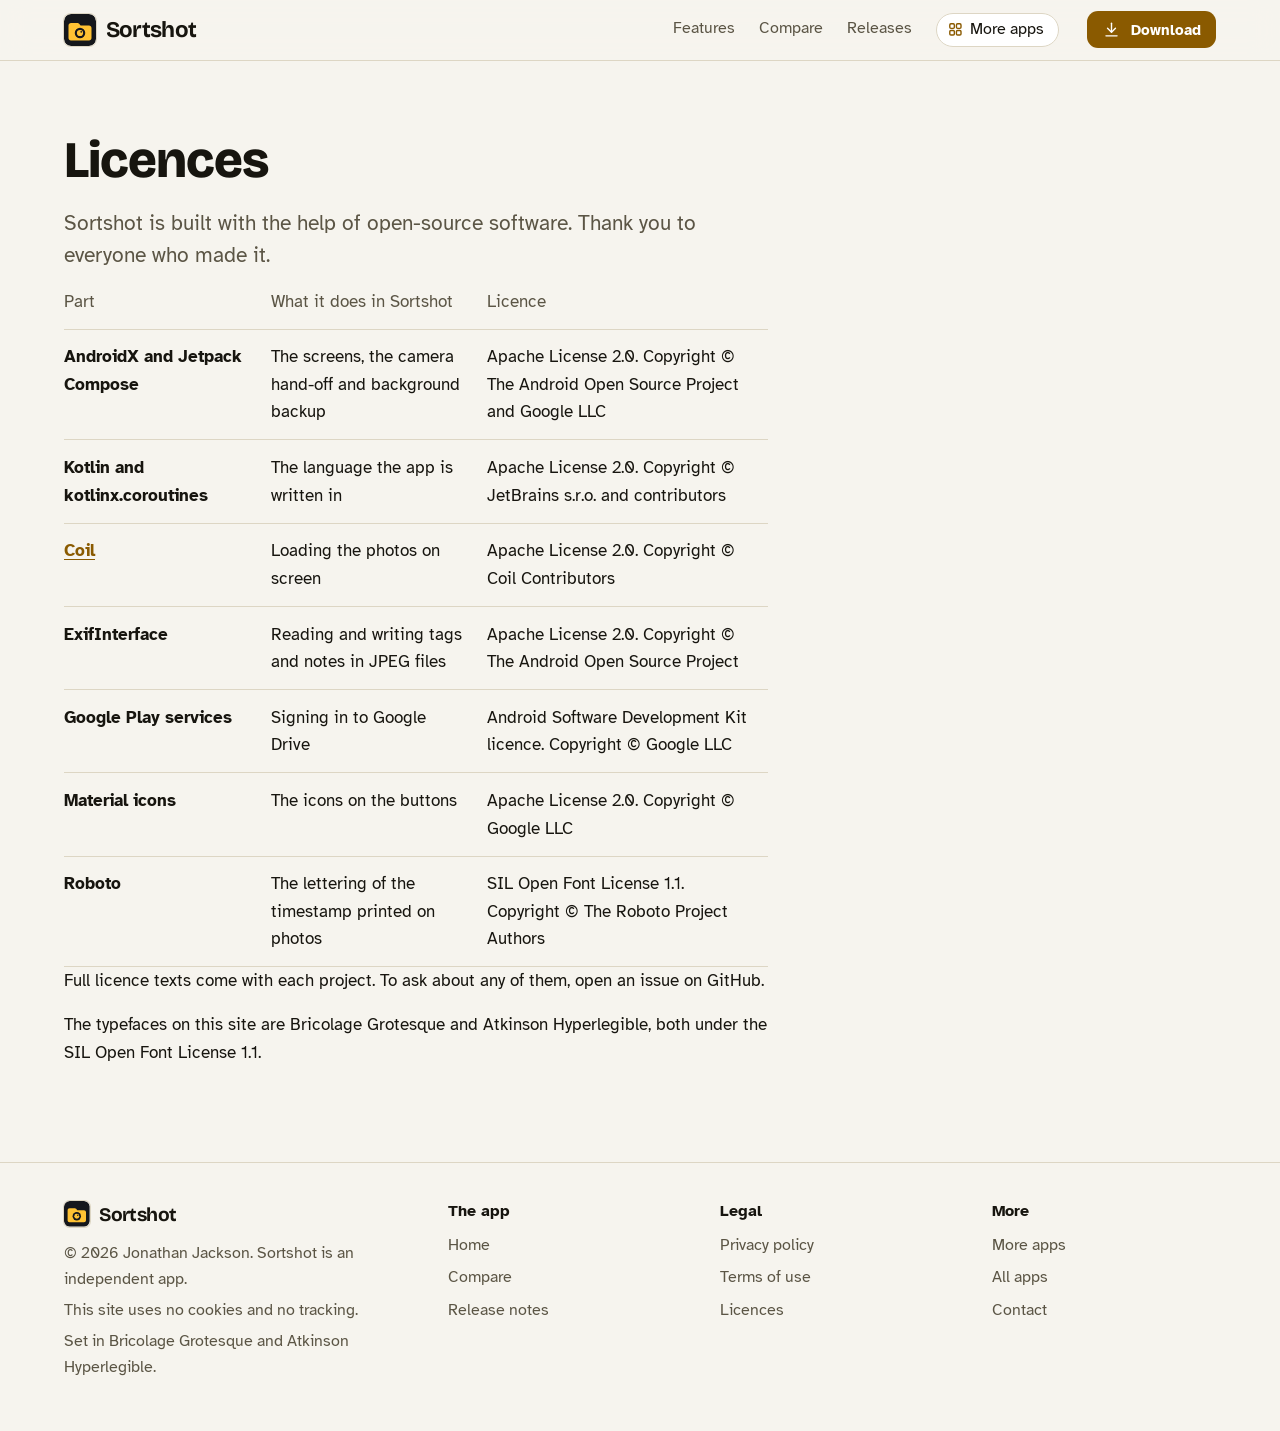
<file: licences.html>
<!DOCTYPE html>
<html lang="en-GB">
<head>
<meta charset="utf-8">
<meta name="viewport" content="width=device-width, initial-scale=1">
<title>Sortshot licences</title>
<meta name="description" content="The open-source parts inside Sortshot and their licences.">
<meta name="author" content="Jonathan Jackson">
<link rel="canonical" href="https://customgpter.github.io/sortshot/licences.html">
<meta name="theme-color" content="#f6f4ee" media="(prefers-color-scheme: light)">
<meta name="theme-color" content="#0e0f12" media="(prefers-color-scheme: dark)">
<meta property="og:type" content="website">
<meta property="og:site_name" content="Sortshot">
<meta property="og:title" content="Sortshot licences">
<meta property="og:description" content="The open-source parts inside Sortshot and their licences.">
<meta property="og:url" content="https://customgpter.github.io/sortshot/licences.html">
<meta property="og:image" content="https://customgpter.github.io/sortshot/assets/og.png">
<meta property="og:image:width" content="1200">
<meta property="og:image:height" content="630">
<meta property="og:image:alt" content="Sortshot&#x27;s folders screen with Kitchen, Garden and Site visits">
<meta property="og:locale" content="en_GB">
<meta name="twitter:card" content="summary_large_image">
<link rel="icon" href="./assets/favicon.svg" type="image/svg+xml">
<link rel="apple-touch-icon" href="./assets/apple-touch-icon.png">
<link rel="preload" href="./assets/fonts/bricolage-grotesque-latin.woff2" as="font" type="font/woff2" crossorigin>
<link rel="preload" href="./assets/fonts/atkinson-hyperlegible-latin-400-normal.woff2" as="font" type="font/woff2" crossorigin>
<link rel="stylesheet" href="./assets/site.css?v=1">
<link rel="stylesheet" href="./assets/house.css?v=1">
<link rel="stylesheet" href="./assets/apps-list.css?v=1">
<script src="./assets/apps-list.js?v=1" defer></script>
</head>
<body>
<a class="skip" href="#main">Skip to content</a>
<header class="masthead">
<div class="wrap">
<a class="brand" href="./" aria-label="Sortshot home"><svg viewBox="0 0 64 64" aria-hidden="true"><rect width="64" height="64" rx="14" fill="#15171c"/><path d="M14 18h13c1.3 0 2.5.6 3.3 1.6L33.2 23H50c2.8 0 5 2.2 5 5v20c0 2.8-2.2 5-5 5H14c-2.8 0-5-2.2-5-5V23c0-2.8 2.2-5 5-5z" fill="#ffc233"/><circle cx="32" cy="38" r="10.5" fill="#15171c"/><circle cx="32" cy="38" r="6.2" fill="#ffc233"/><circle cx="34.4" cy="35.6" r="1.7" fill="#15171c"/></svg><span>Sortshot</span></a>
<nav aria-label="Main"><ul><li><a href="./#features">Features</a></li><li><a href="./compare.html">Compare</a></li><li><a href="./releases.html">Releases</a></li><li><a class="more-apps" href="./more-apps.html"><svg class="ico" viewBox="0 0 24 24" aria-hidden="true"><rect x="4" y="4" width="6.5" height="6.5" rx="1.6"/><rect x="13.5" y="4" width="6.5" height="6.5" rx="1.6"/><rect x="4" y="13.5" width="6.5" height="6.5" rx="1.6"/><rect x="13.5" y="13.5" width="6.5" height="6.5" rx="1.6"/></svg>More apps</a></li></ul></nav>
<a class="button small" href="https://github.com/CustomGPTer/sortshot/releases/latest/download/Sortshot.apk"><svg class="ico" viewBox="0 0 24 24" aria-hidden="true"><path d="M12 4v11"/><path d="M7 10.5l5 5 5-5"/><path d="M5 20h14"/></svg>Download</a>
</div>
</header>
<main id="main" class="doc">
<div class="wrap">
<div class="measure">
<h1>Licences</h1>
<p class="lede">Sortshot is built with the help of open-source software. Thank you to everyone who made it.</p>
<div class="scroll"><table><thead><tr><th scope="col">Part</th><th scope="col">What it does in Sortshot</th><th scope="col">Licence</th></tr></thead><tbody><tr><th scope="row">AndroidX and Jetpack Compose</th><td>The screens, the camera hand-off and background backup</td><td>Apache License 2.0. Copyright &copy; The Android Open Source Project and Google LLC</td></tr><tr><th scope="row">Kotlin and kotlinx.coroutines</th><td>The language the app is written in</td><td>Apache License 2.0. Copyright &copy; JetBrains s.r.o. and contributors</td></tr><tr><th scope="row"><a href="https://coil-kt.github.io/coil/">Coil</a></th><td>Loading the photos on screen</td><td>Apache License 2.0. Copyright &copy; Coil Contributors</td></tr><tr><th scope="row">ExifInterface</th><td>Reading and writing tags and notes in JPEG files</td><td>Apache License 2.0. Copyright &copy; The Android Open Source Project</td></tr><tr><th scope="row">Google Play services</th><td>Signing in to Google Drive</td><td>Android Software Development Kit licence. Copyright &copy; Google LLC</td></tr><tr><th scope="row">Material icons</th><td>The icons on the buttons</td><td>Apache License 2.0. Copyright &copy; Google LLC</td></tr><tr><th scope="row">Roboto</th><td>The lettering of the timestamp printed on photos</td><td>SIL Open Font License 1.1. Copyright &copy; The Roboto Project Authors</td></tr></tbody></table></div>
<p>Full licence texts come with each project. To ask about any of them, open an issue on GitHub.</p>
<p>The typefaces on this site are Bricolage Grotesque and Atkinson Hyperlegible, both under the SIL Open Font License 1.1.</p>
</div>
</div>
</main>
<footer class="colophon">
<div class="wrap">
<div>
<a class="brand" href="./" aria-label="Sortshot home"><svg viewBox="0 0 64 64" aria-hidden="true"><rect width="64" height="64" rx="14" fill="#15171c"/><path d="M14 18h13c1.3 0 2.5.6 3.3 1.6L33.2 23H50c2.8 0 5 2.2 5 5v20c0 2.8-2.2 5-5 5H14c-2.8 0-5-2.2-5-5V23c0-2.8 2.2-5 5-5z" fill="#ffc233"/><circle cx="32" cy="38" r="10.5" fill="#15171c"/><circle cx="32" cy="38" r="6.2" fill="#ffc233"/><circle cx="34.4" cy="35.6" r="1.7" fill="#15171c"/></svg><span>Sortshot</span></a>
<p>&copy; 2026 Jonathan Jackson. Sortshot is an independent app.</p>
<p>This site uses no cookies and no tracking.</p>
<p>Set in Bricolage Grotesque and Atkinson Hyperlegible.</p>
</div>
<nav aria-label="The app"><h2>The app</h2><ul>
<li><a href="./">Home</a></li>
<li><a href="./compare.html">Compare</a></li>
<li><a href="./releases.html">Release notes</a></li>

</ul></nav>
<nav aria-label="Legal"><h2>Legal</h2><ul>
<li><a href="./privacy.html">Privacy policy</a></li>
<li><a href="./terms.html">Terms of use</a></li>
<li><a href="./licences.html">Licences</a></li>
</ul></nav>
<nav aria-label="More"><h2>More</h2><ul>
<li><a href="./more-apps.html">More apps</a></li>
<li><a href="https://customgpter.github.io/">All apps</a></li>
<li><a href="https://github.com/CustomGPTer/sortshot/issues">Contact</a></li>
</ul></nav>
</div>
</footer>
</body>
</html>
</file>
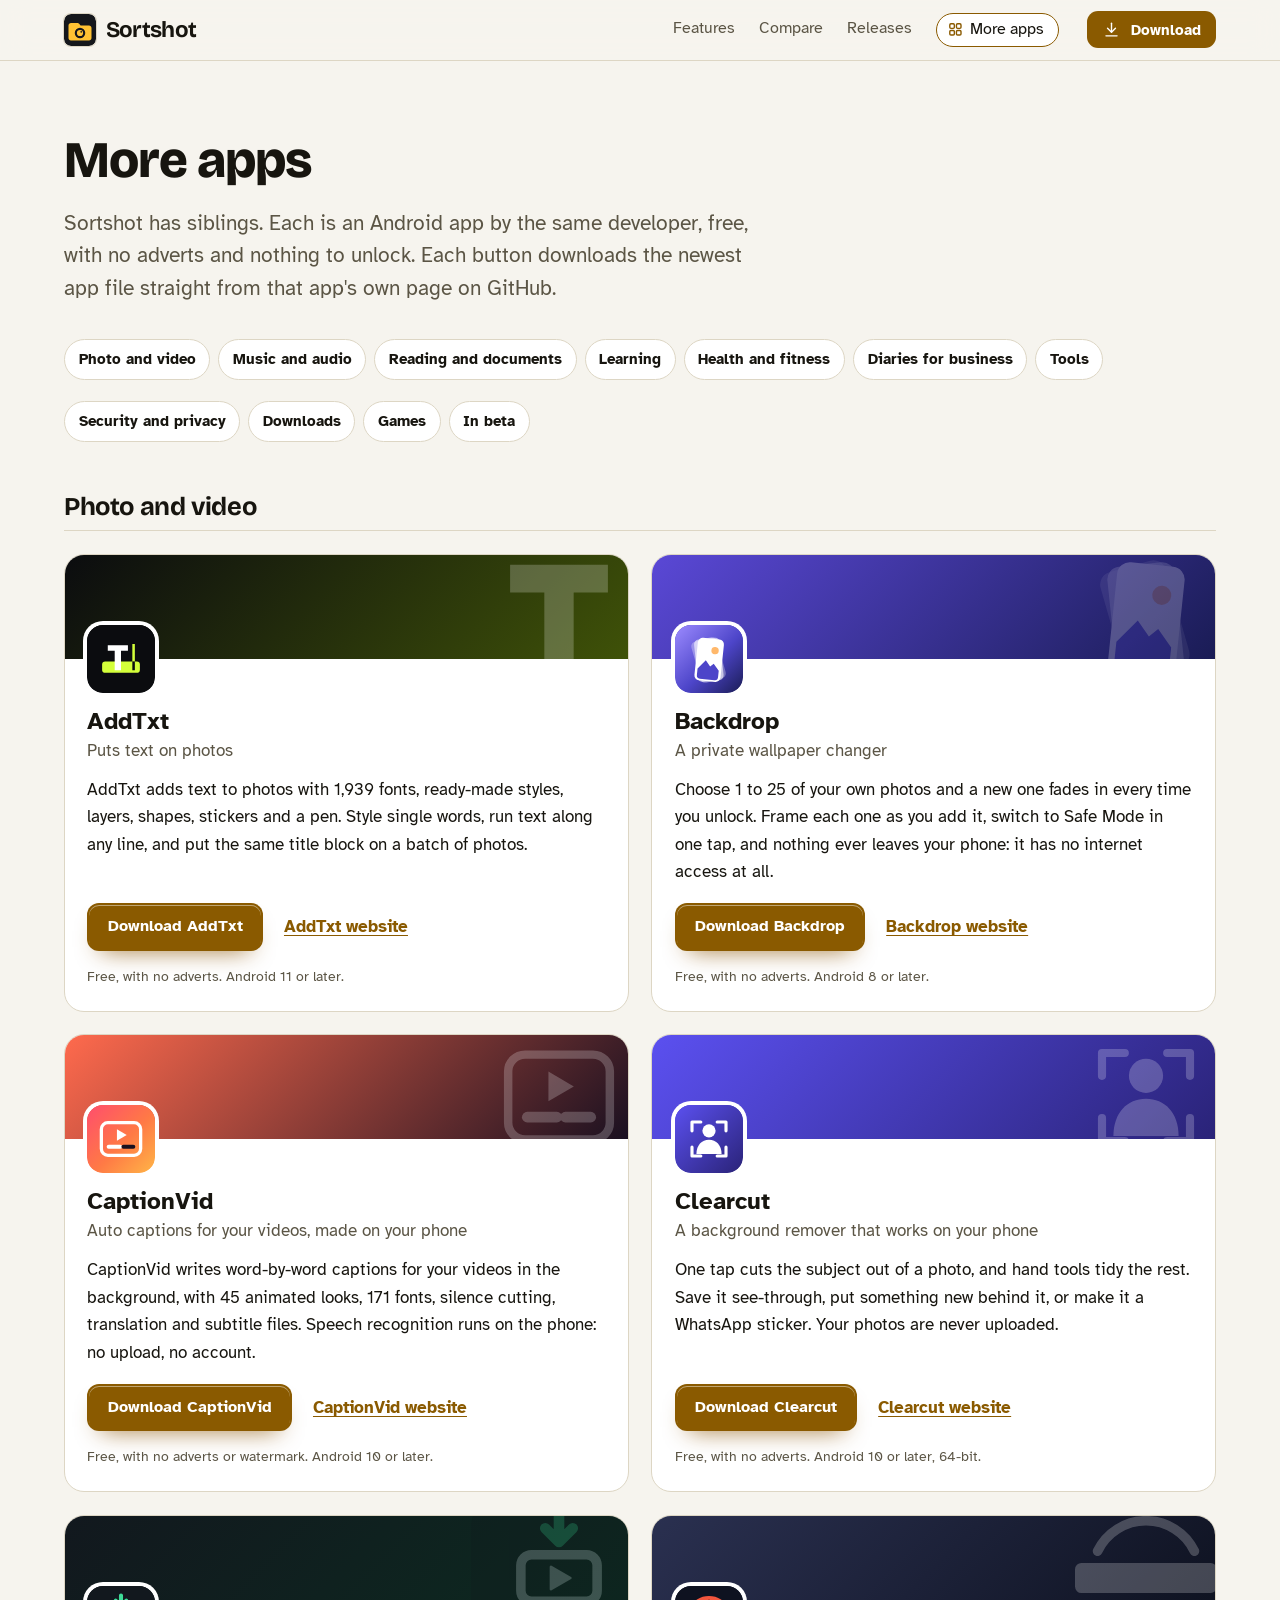
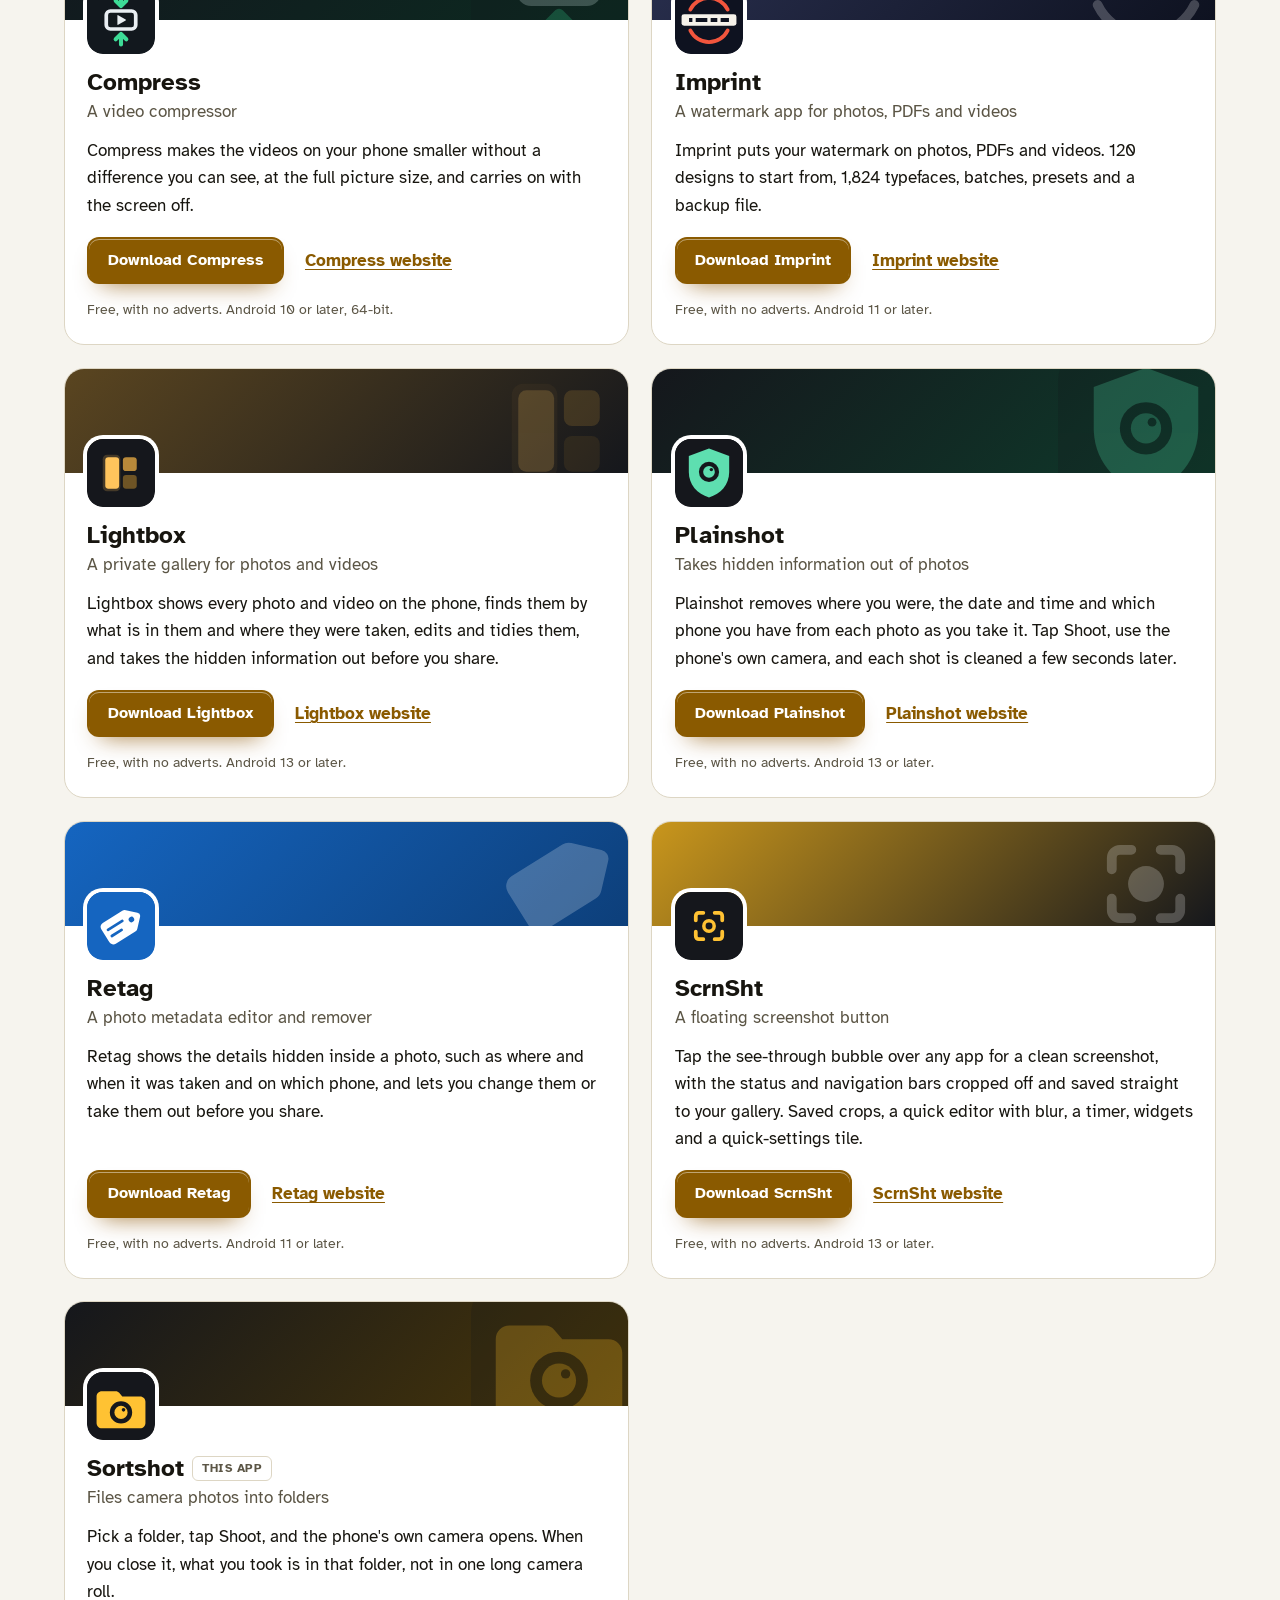
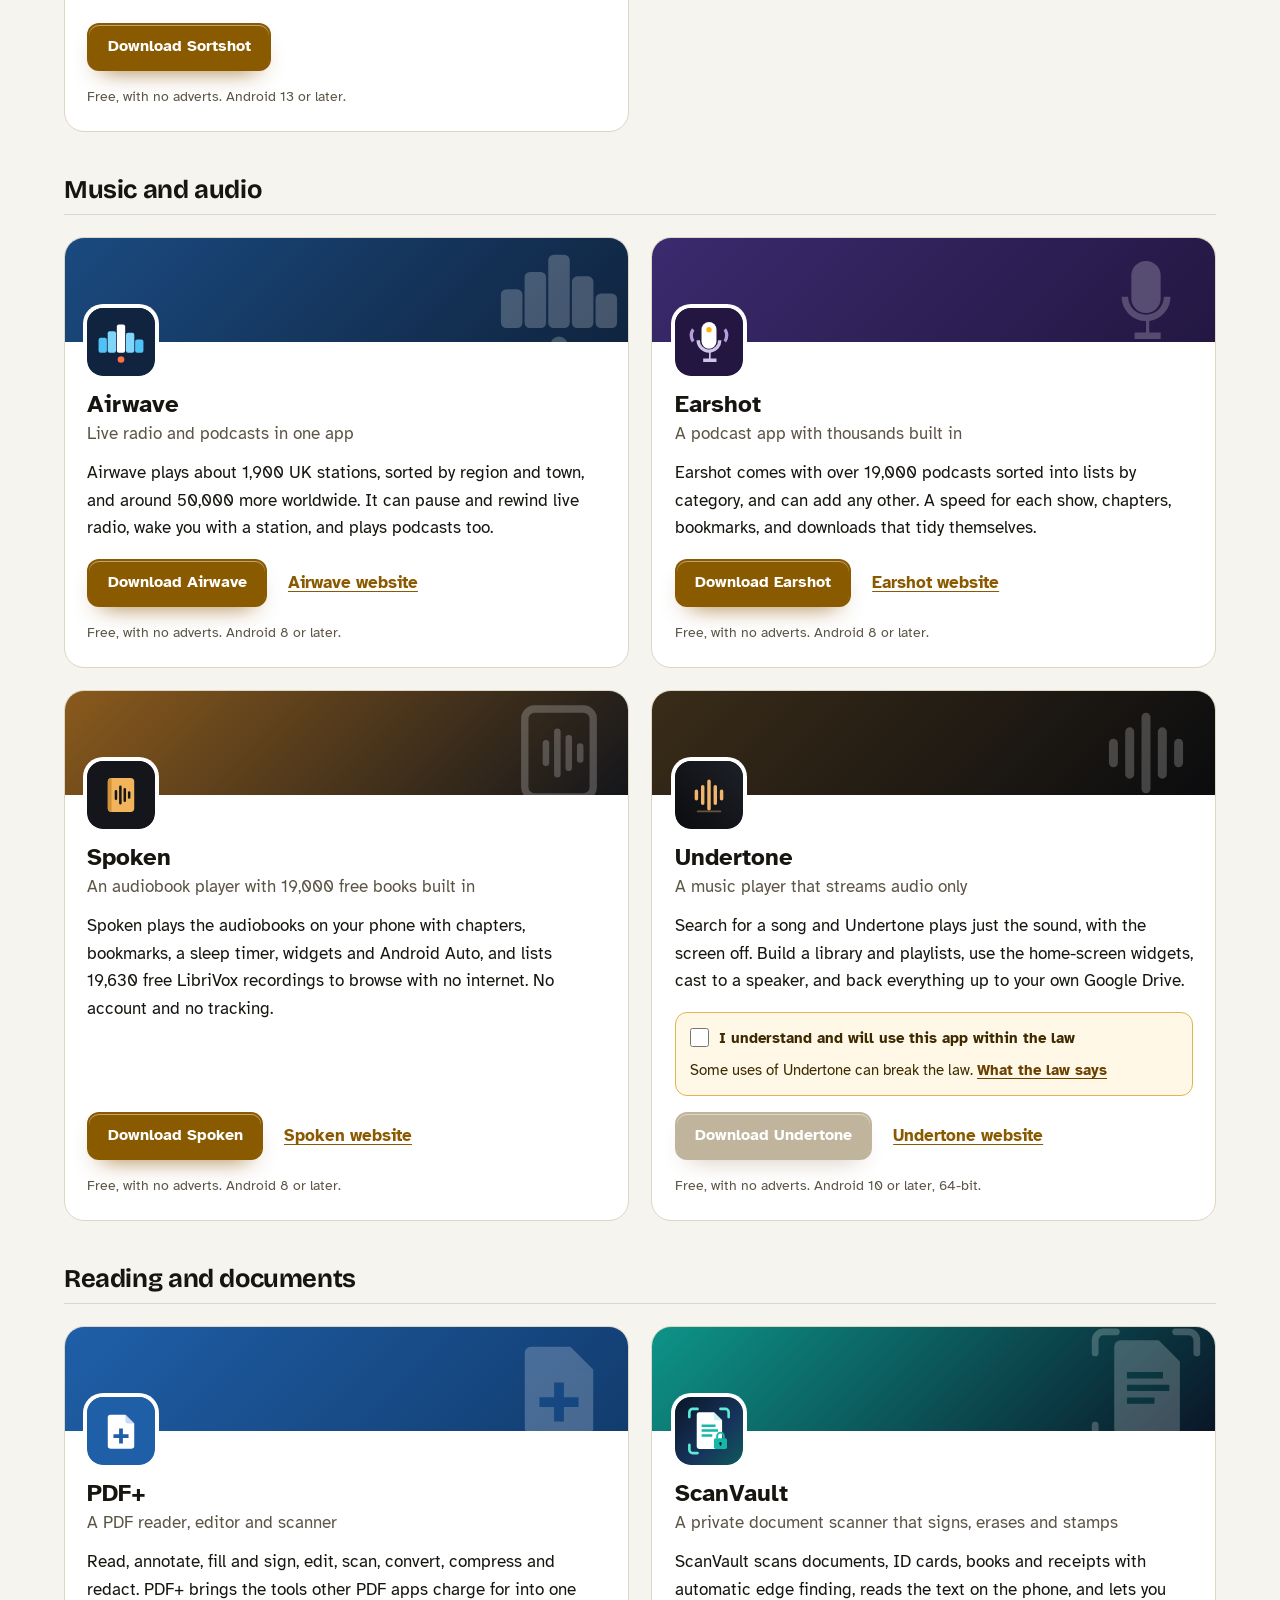
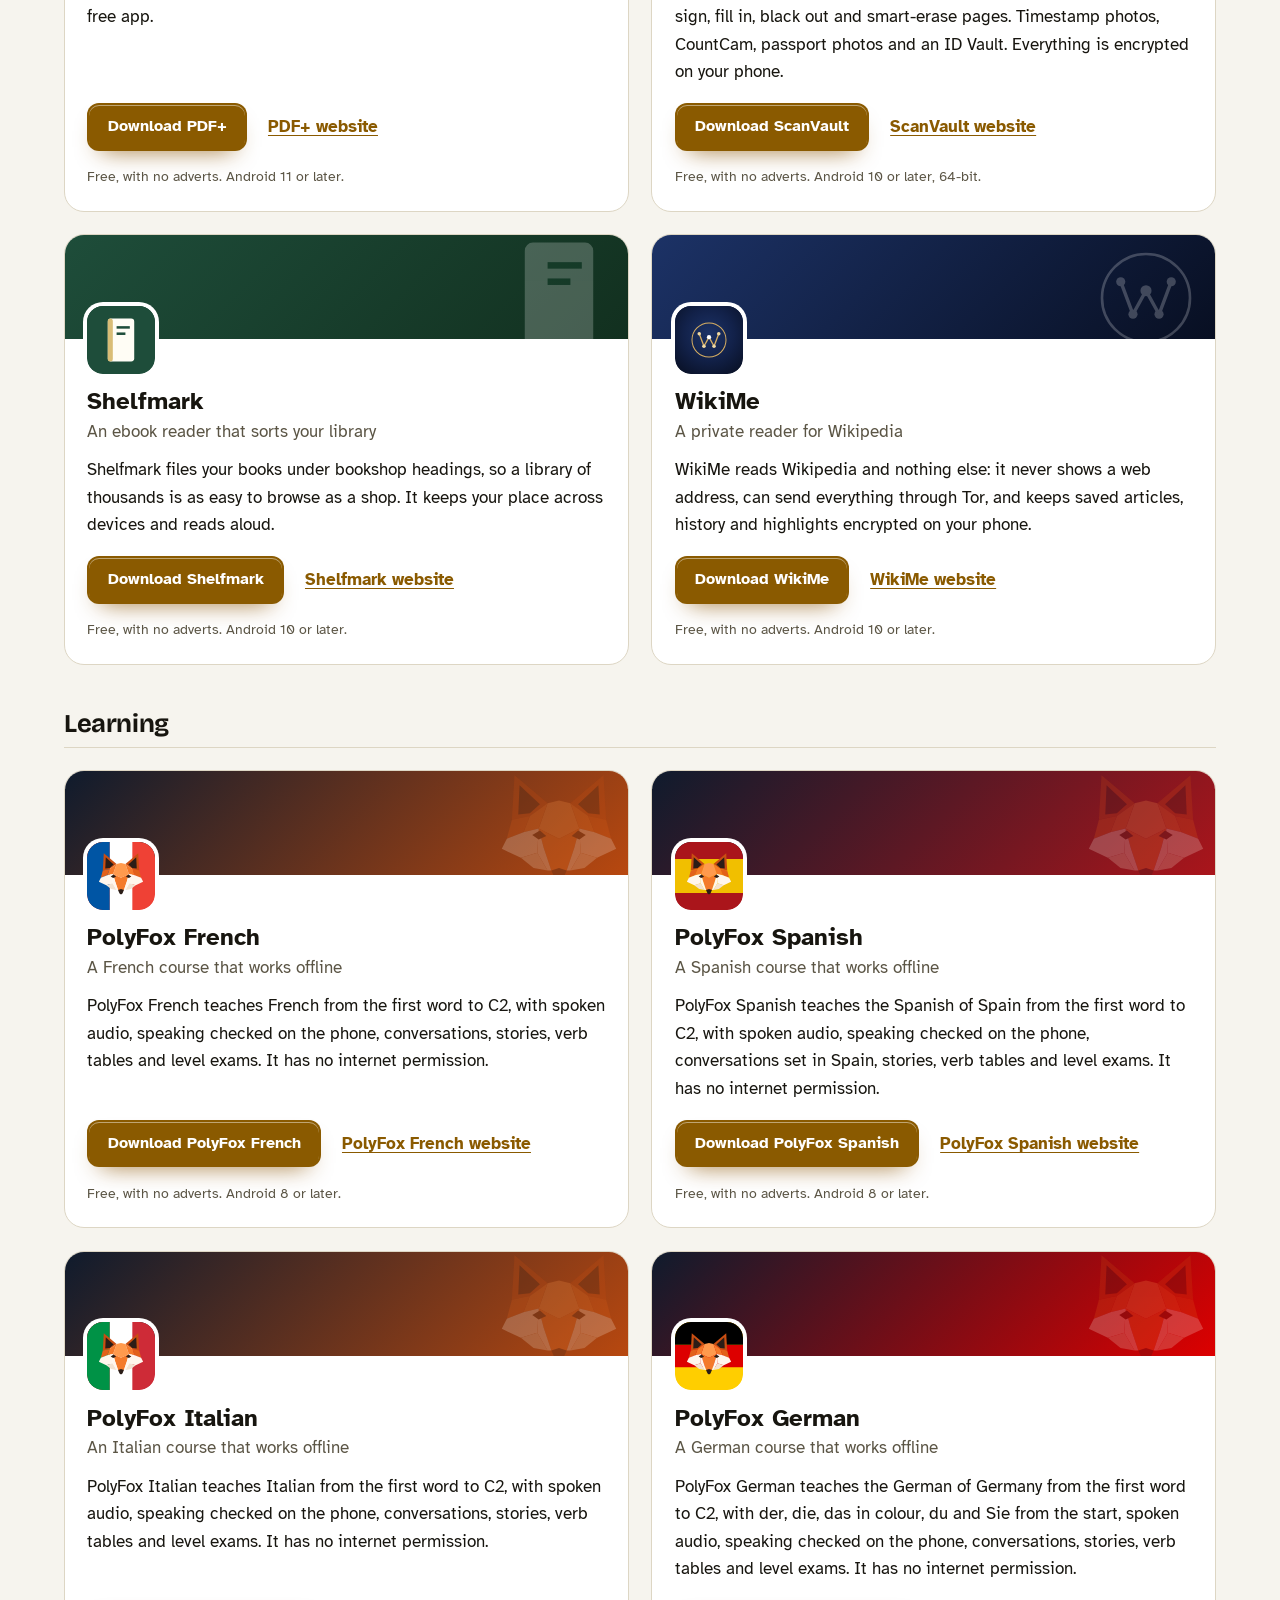
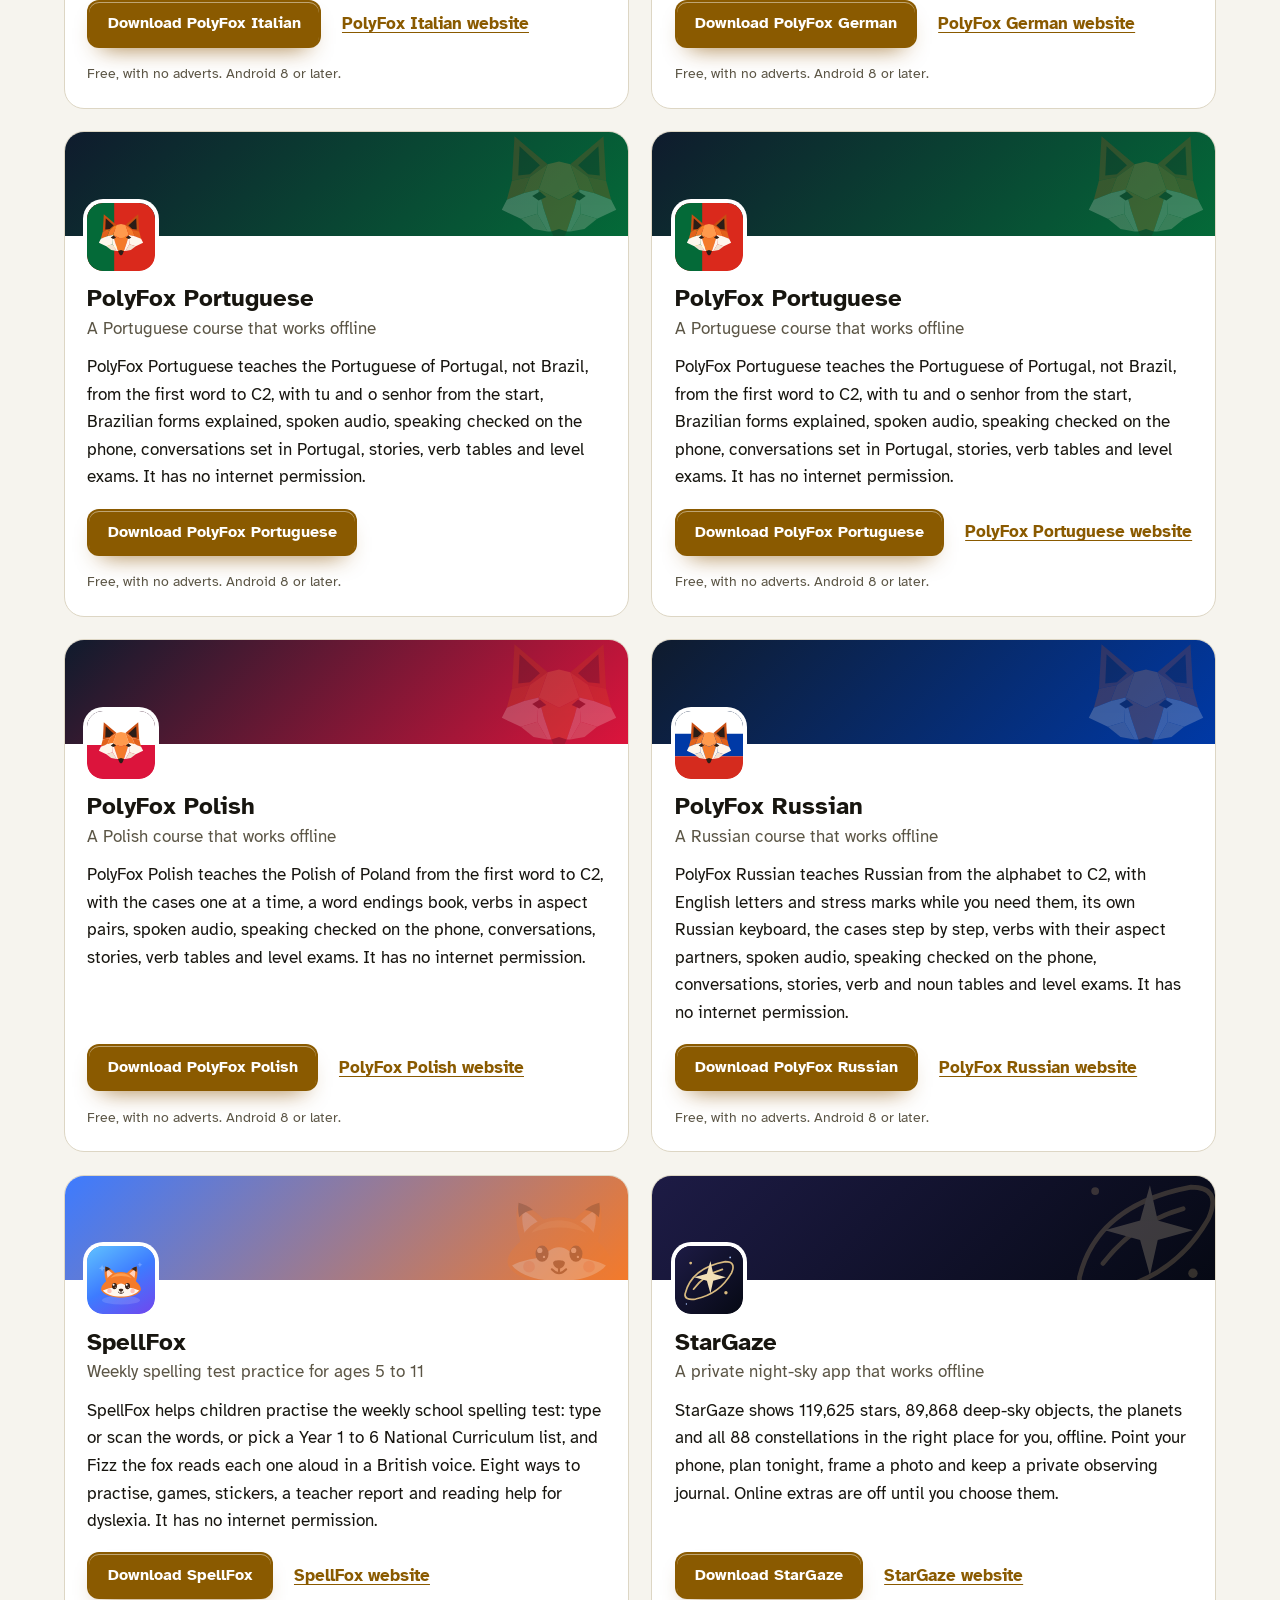
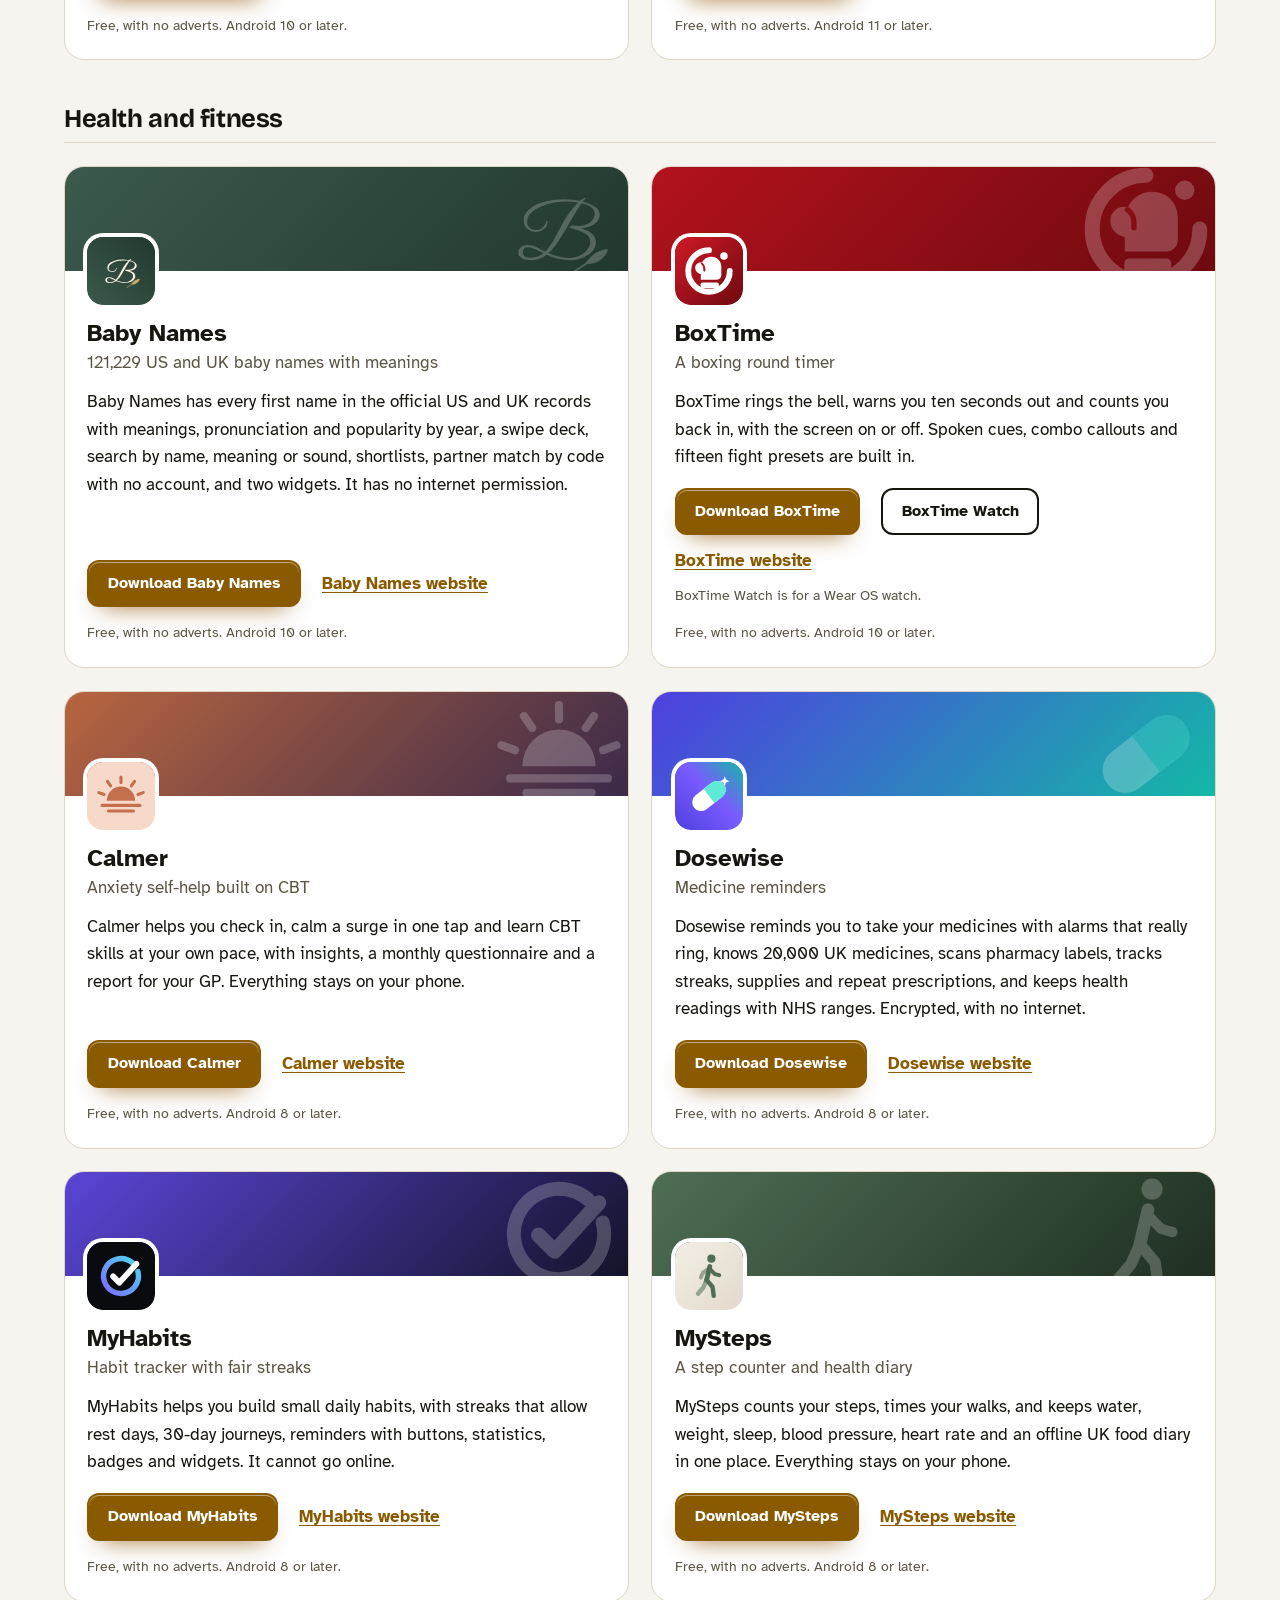
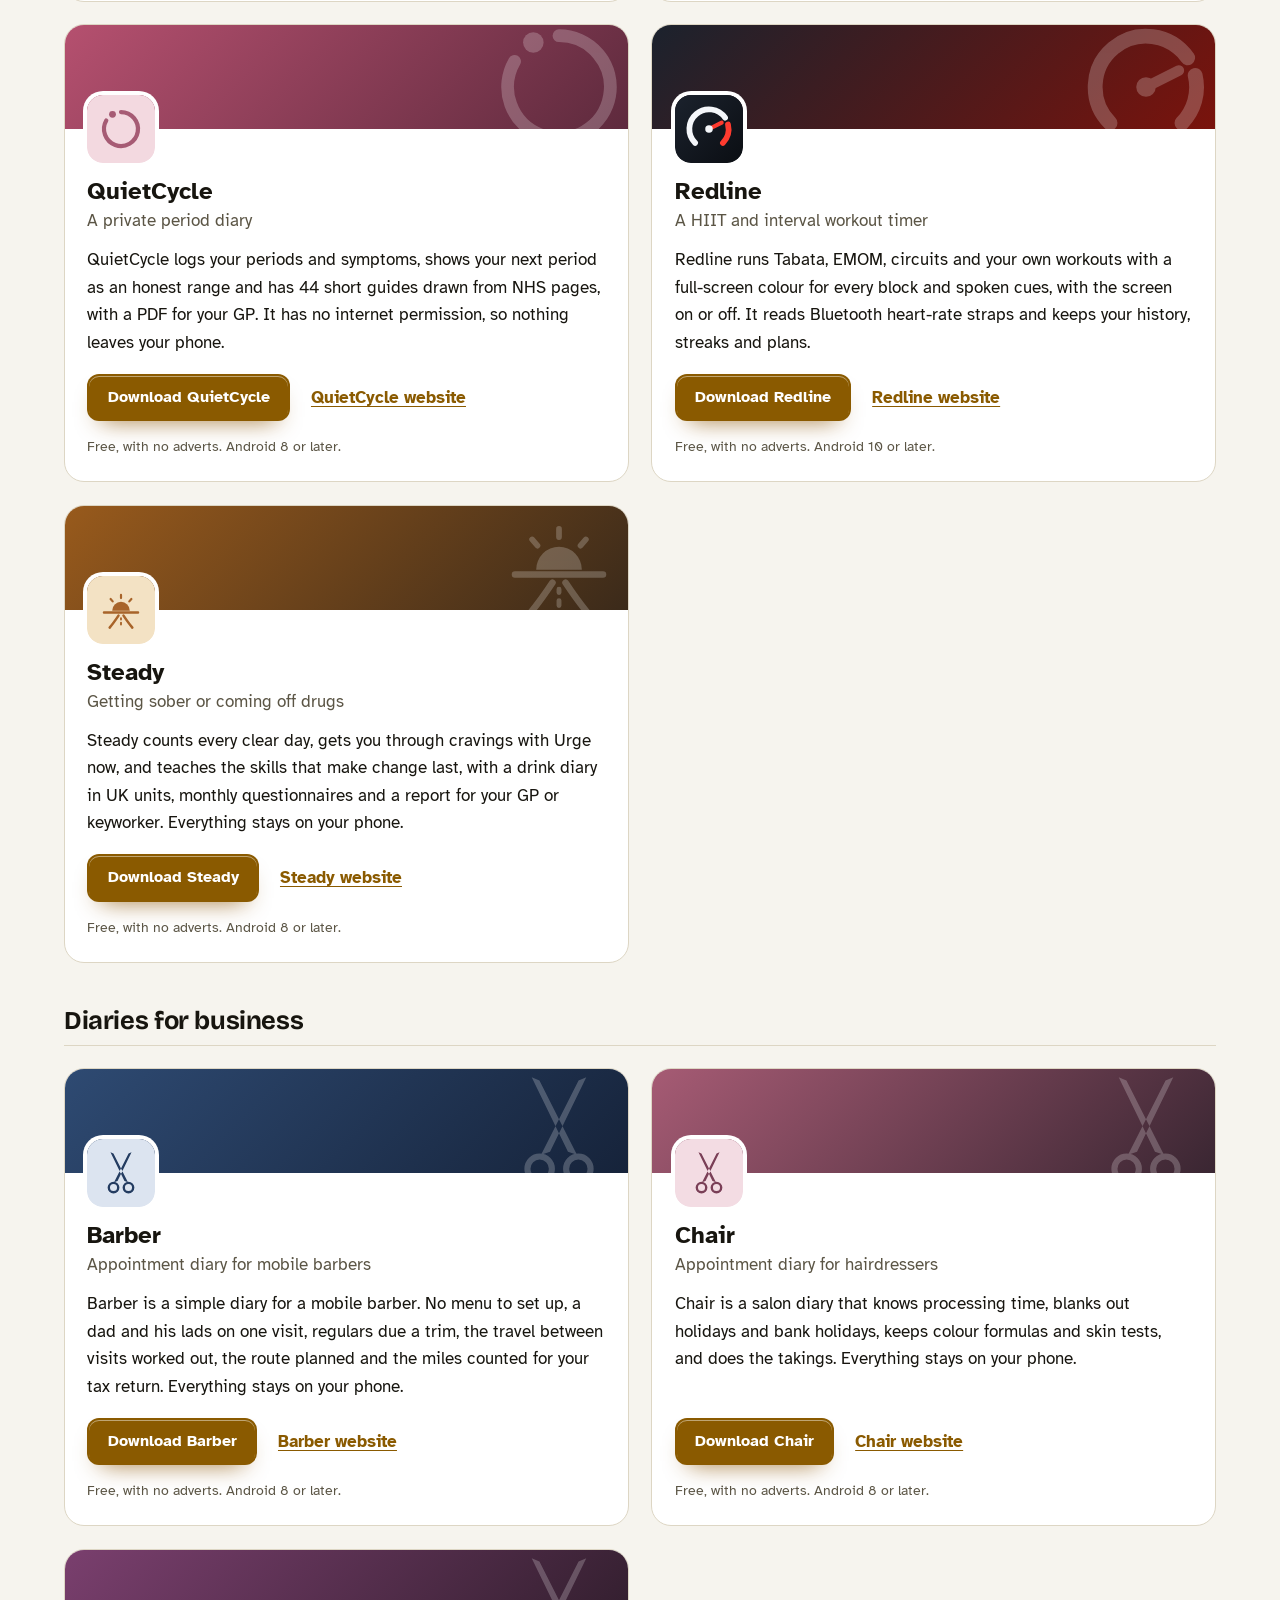
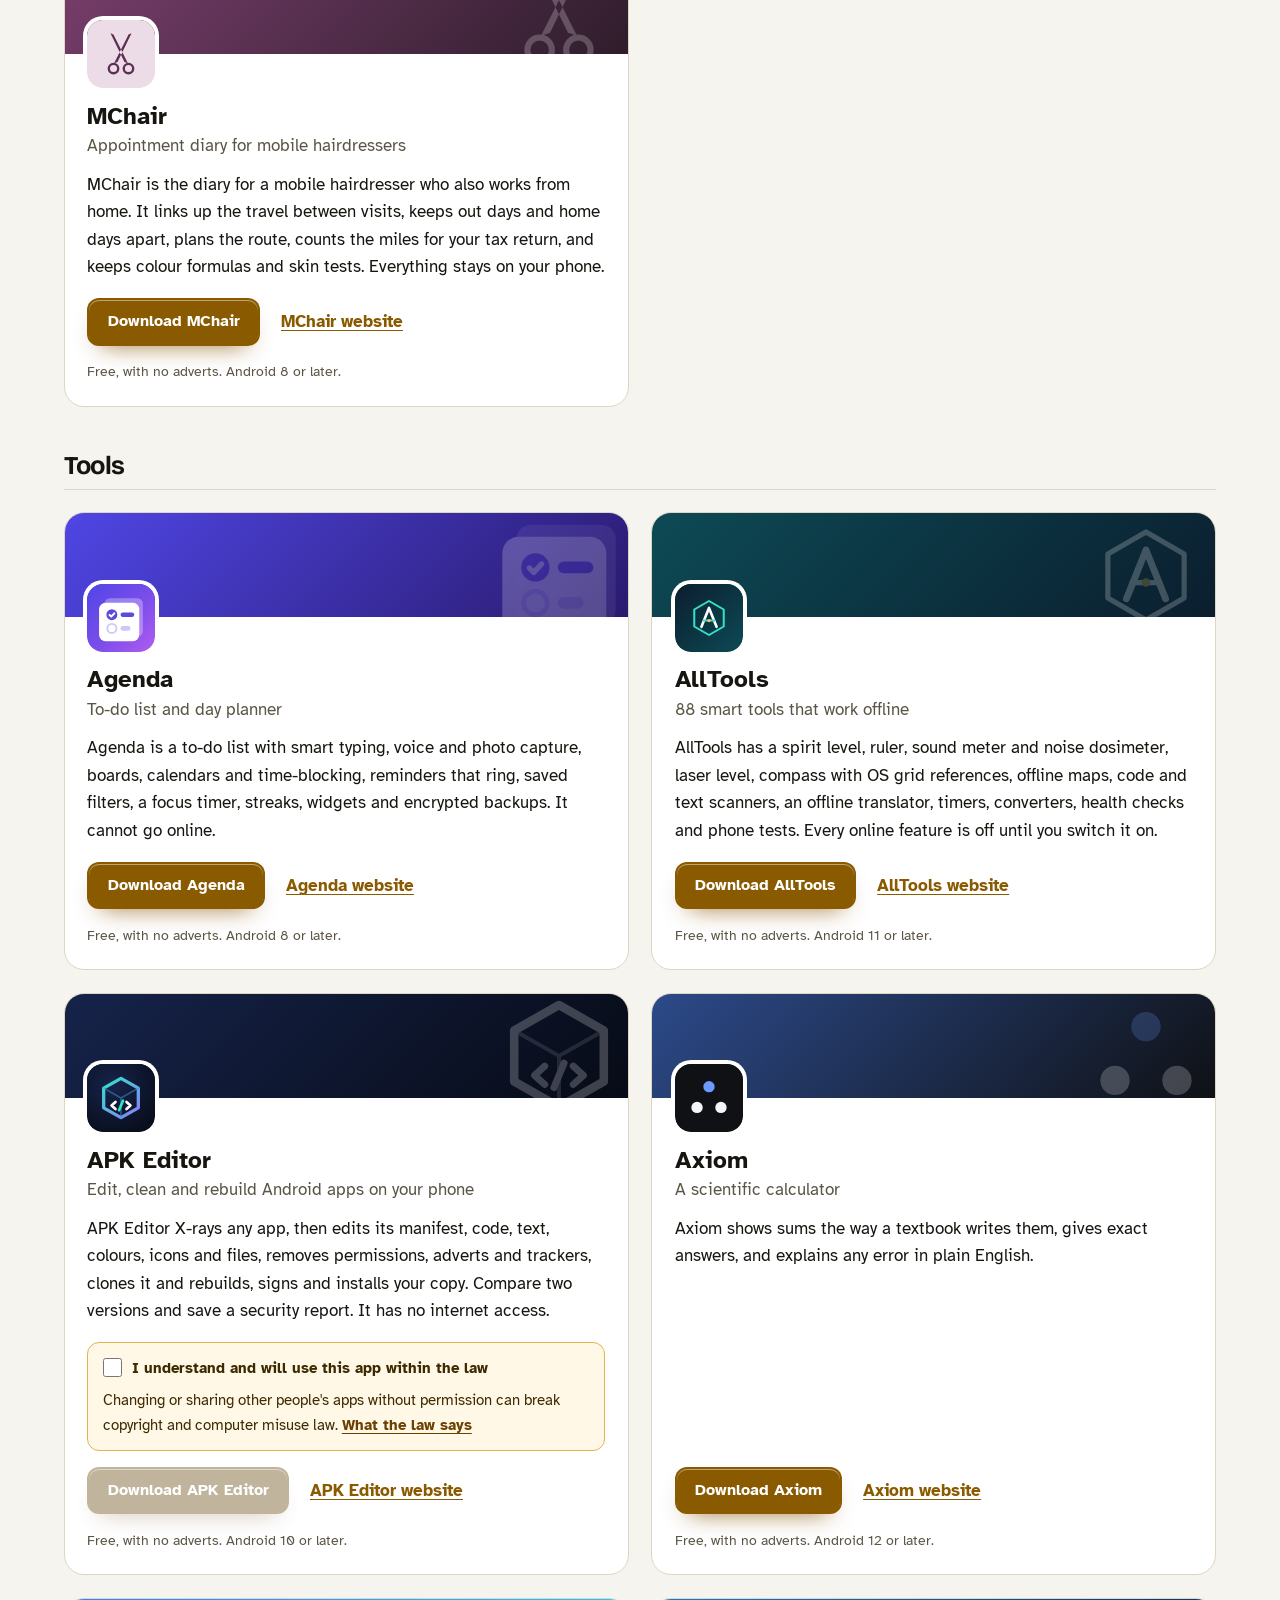
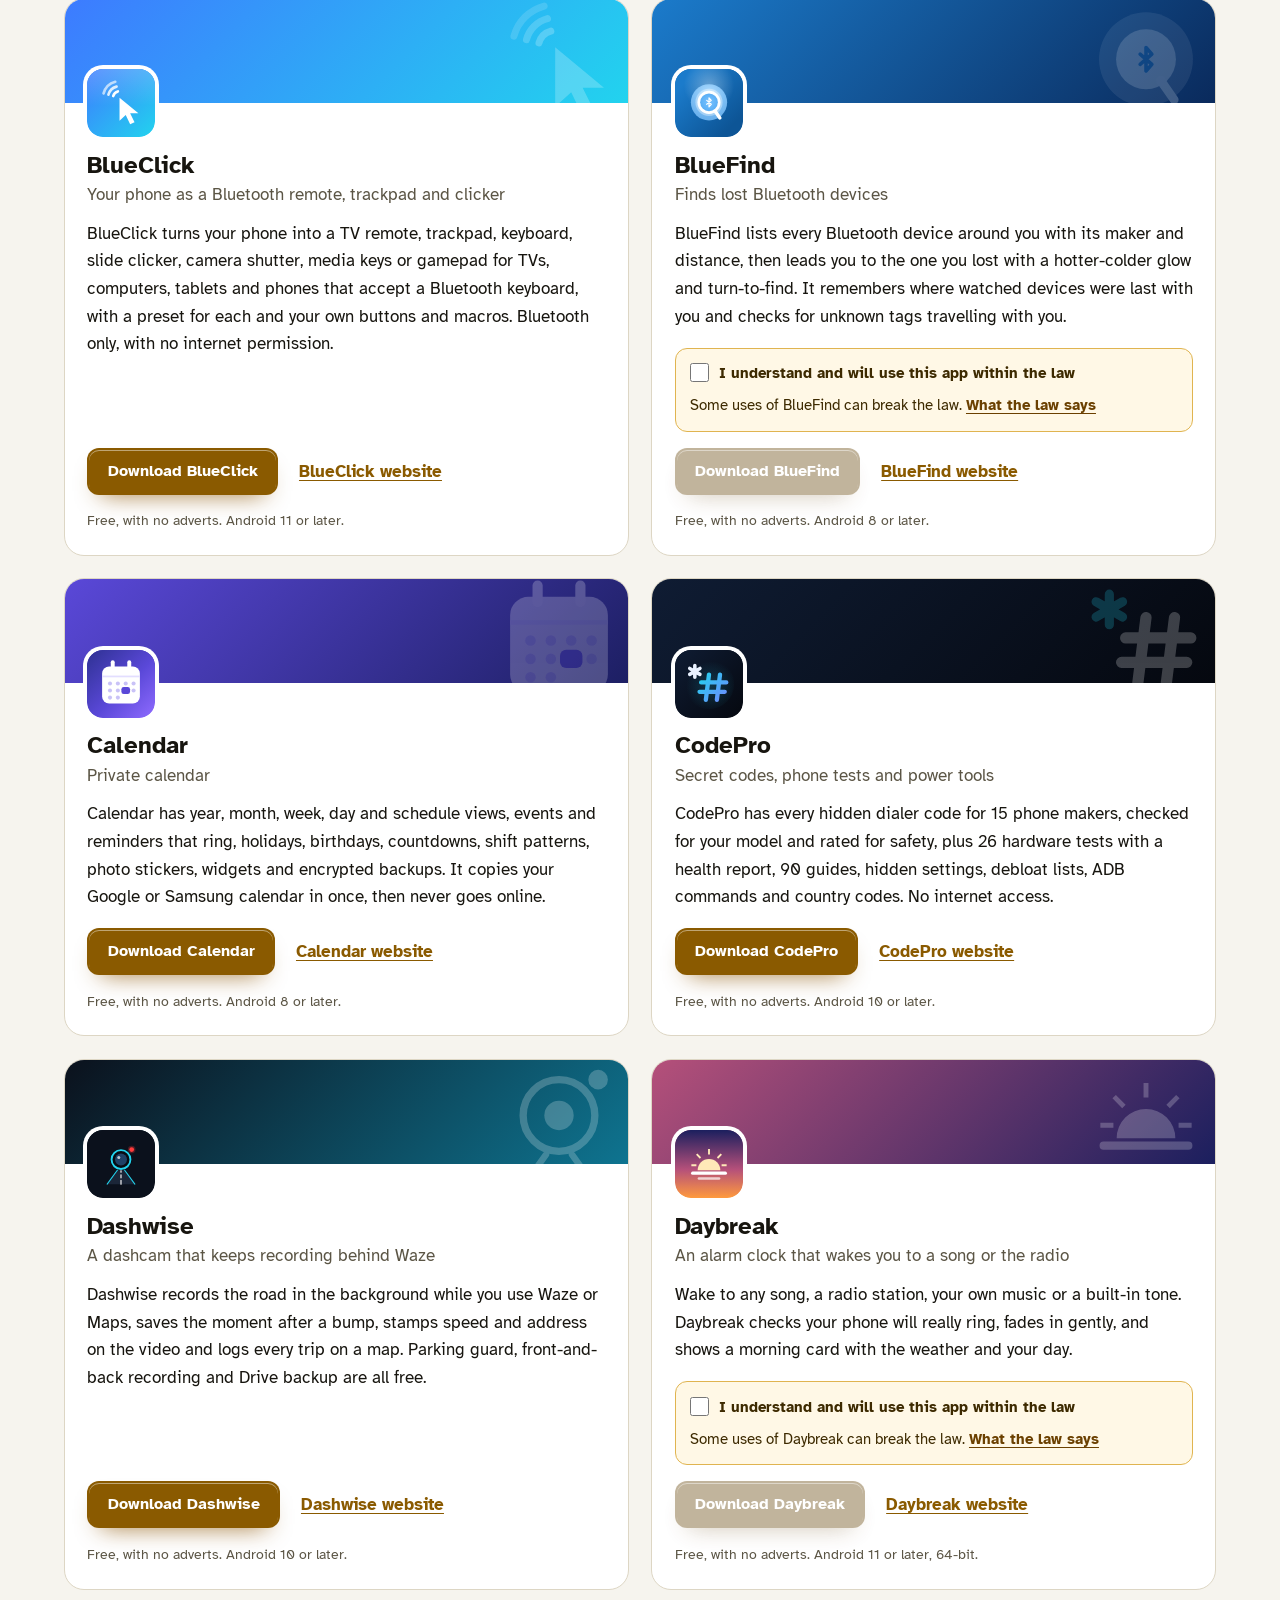
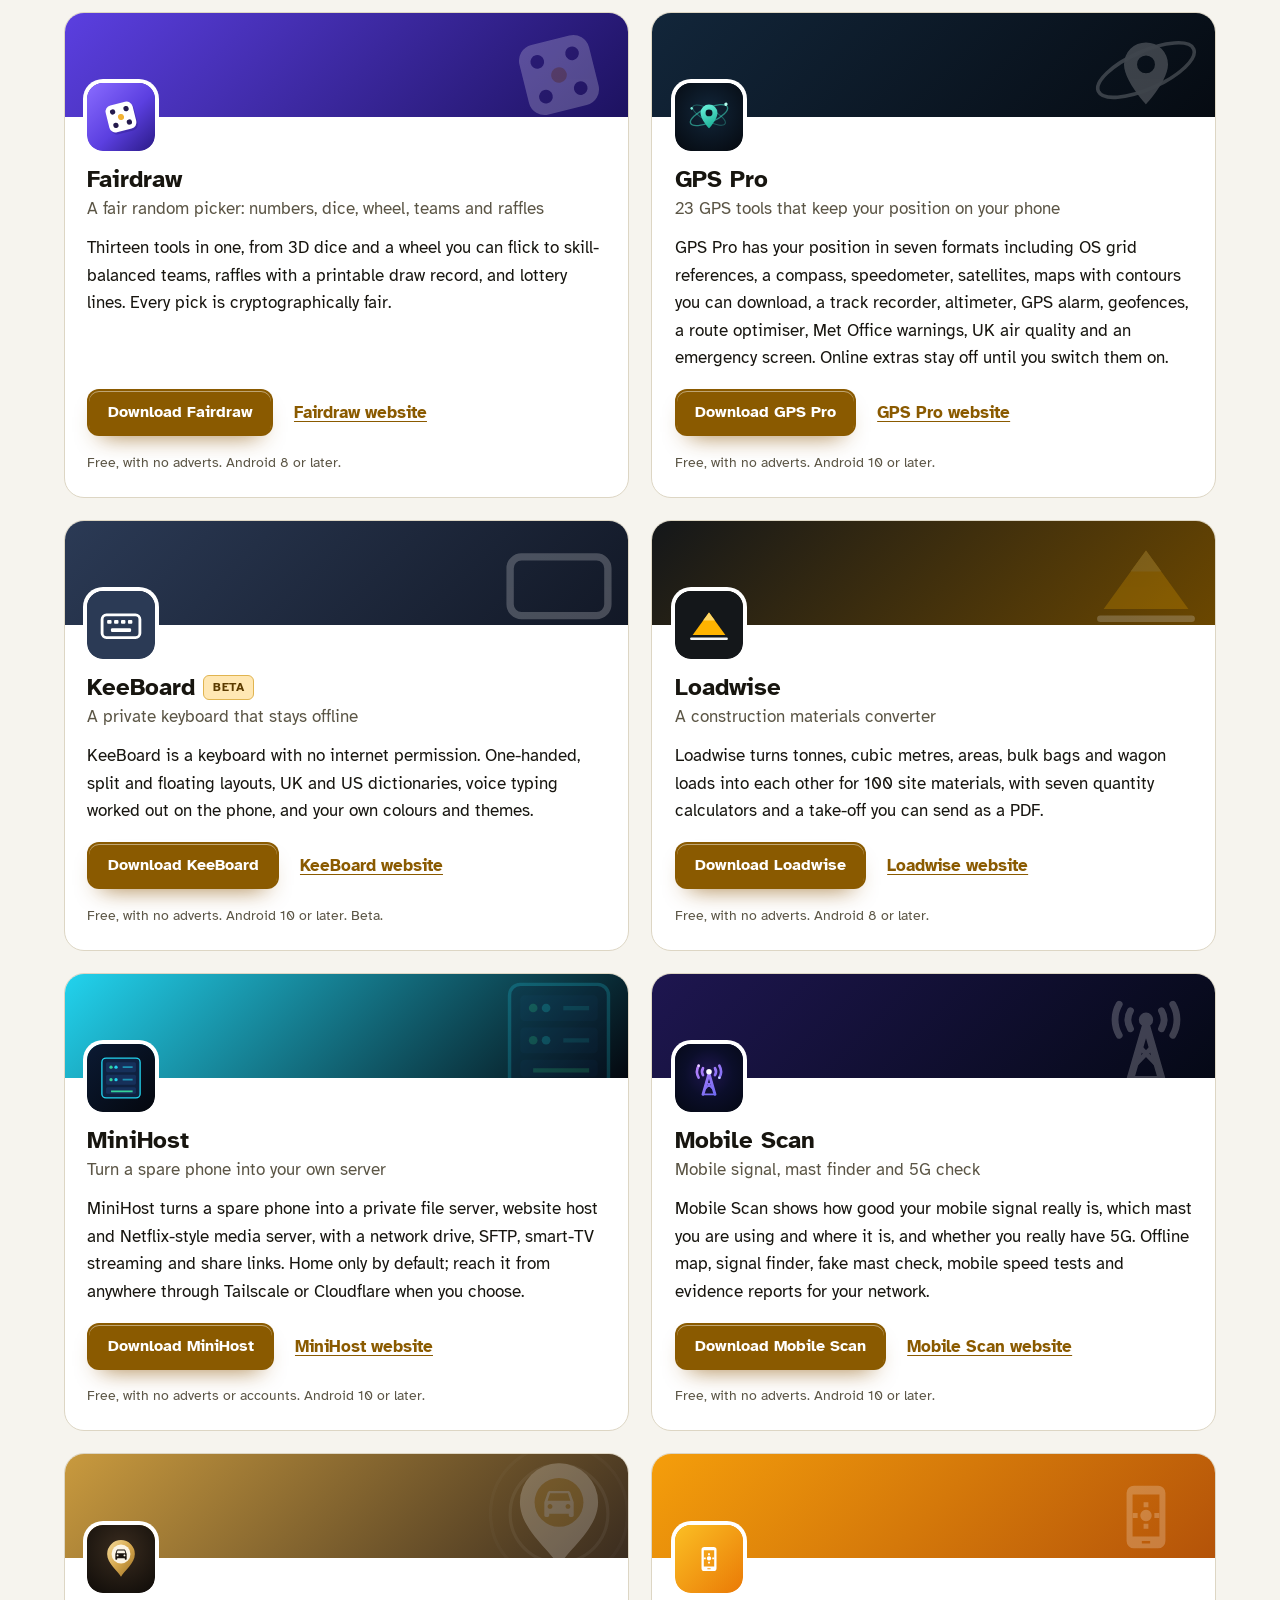
<file: more-apps.html>
<!DOCTYPE html>
<html lang="en-GB">
<head>
<meta charset="utf-8">
<meta name="viewport" content="width=device-width, initial-scale=1">
<title>More free Android apps from the maker of Sortshot</title>
<meta name="description" content="All 99 free Android apps from the maker of Sortshot, in one list by category, each with its download and a link to its website.">
<meta name="author" content="Jonathan Jackson">
<link rel="canonical" href="https://customgpter.github.io/sortshot/more-apps.html">
<meta name="theme-color" content="#f6f4ee" media="(prefers-color-scheme: light)">
<meta name="theme-color" content="#0e0f12" media="(prefers-color-scheme: dark)">
<meta property="og:type" content="website">
<meta property="og:site_name" content="Sortshot">
<meta property="og:title" content="More free Android apps from the maker of Sortshot">
<meta property="og:description" content="All 99 free Android apps from the maker of Sortshot, in one list by category, each with its download and a link to its website.">
<meta property="og:url" content="https://customgpter.github.io/sortshot/more-apps.html">
<meta property="og:image" content="https://customgpter.github.io/sortshot/assets/og.png">
<meta property="og:image:width" content="1200">
<meta property="og:image:height" content="630">
<meta property="og:image:alt" content="Sortshot&#x27;s folders screen with Kitchen, Garden and Site visits">
<meta property="og:locale" content="en_GB">
<meta name="twitter:card" content="summary_large_image">
<link rel="icon" href="./assets/favicon.svg" type="image/svg+xml">
<link rel="apple-touch-icon" href="./assets/apple-touch-icon.png">
<link rel="preload" href="./assets/fonts/bricolage-grotesque-latin.woff2" as="font" type="font/woff2" crossorigin>
<link rel="preload" href="./assets/fonts/atkinson-hyperlegible-latin-400-normal.woff2" as="font" type="font/woff2" crossorigin>
<link rel="stylesheet" href="./assets/site.css?v=1">
<link rel="stylesheet" href="./assets/house.css?v=1">
<script type="application/ld+json">{"@context":"https://schema.org","@type":"ItemList","name":"Apps from the maker of Sortshot","url":"https://customgpter.github.io/sortshot/more-apps.html","itemListElement":[{"@type":"ListItem","position":1,"name":"AddTxt","url":"https://customgpter.github.io/addtxt/"},{"@type":"ListItem","position":2,"name":"Backdrop","url":"https://customgpter.github.io/backdrop/"},{"@type":"ListItem","position":3,"name":"CaptionVid","url":"https://customgpter.github.io/captionvid/"},{"@type":"ListItem","position":4,"name":"Clearcut","url":"https://customgpter.github.io/clearcut/"},{"@type":"ListItem","position":5,"name":"Compress","url":"https://customgpter.github.io/compress/"},{"@type":"ListItem","position":6,"name":"Imprint","url":"https://customgpter.github.io/imprint/"},{"@type":"ListItem","position":7,"name":"Lightbox","url":"https://customgpter.github.io/lightbox/"},{"@type":"ListItem","position":8,"name":"Plainshot","url":"https://customgpter.github.io/plainshot/"},{"@type":"ListItem","position":9,"name":"Retag","url":"https://customgpter.github.io/retag/"},{"@type":"ListItem","position":10,"name":"ScrnSht","url":"https://customgpter.github.io/scrnsht/"},{"@type":"ListItem","position":11,"name":"Sortshot","url":"https://customgpter.github.io/sortshot/"},{"@type":"ListItem","position":12,"name":"Airwave","url":"https://customgpter.github.io/airwave/"},{"@type":"ListItem","position":13,"name":"Earshot","url":"https://customgpter.github.io/earshot/"},{"@type":"ListItem","position":14,"name":"Spoken","url":"https://customgpter.github.io/spoken/"},{"@type":"ListItem","position":15,"name":"Undertone","url":"https://customgpter.github.io/undertone/"},{"@type":"ListItem","position":16,"name":"PDF+","url":"https://customgpter.github.io/pdfplus/"},{"@type":"ListItem","position":17,"name":"ScanVault","url":"https://customgpter.github.io/scanvault/"},{"@type":"ListItem","position":18,"name":"Shelfmark","url":"https://customgpter.github.io/shelfmark/"},{"@type":"ListItem","position":19,"name":"WikiMe","url":"https://customgpter.github.io/wikime/"},{"@type":"ListItem","position":20,"name":"PolyFox French","url":"https://customgpter.github.io/polyfox/"},{"@type":"ListItem","position":21,"name":"PolyFox German","url":"https://customgpter.github.io/polyfox-german/"},{"@type":"ListItem","position":22,"name":"PolyFox Portuguese","url":"https://customgpter.github.io/polyfox-portuguese/"},{"@type":"ListItem","position":23,"name":"PolyFox Polish","url":"https://customgpter.github.io/polyfox-polish/"},{"@type":"ListItem","position":24,"name":"PolyFox Russian","url":"https://customgpter.github.io/polyfox-russian/"},{"@type":"ListItem","position":25,"name":"SpellFox","url":"https://customgpter.github.io/spellfox/"},{"@type":"ListItem","position":26,"name":"StarGaze","url":"https://customgpter.github.io/stargaze/"},{"@type":"ListItem","position":27,"name":"Baby Names","url":"https://customgpter.github.io/babynames/"},{"@type":"ListItem","position":28,"name":"BoxTime","url":"https://customgpter.github.io/boxtime/"},{"@type":"ListItem","position":29,"name":"Calmer","url":"https://customgpter.github.io/calmer/"},{"@type":"ListItem","position":30,"name":"Dosewise","url":"https://customgpter.github.io/dosewise/"},{"@type":"ListItem","position":31,"name":"MyHabits","url":"https://customgpter.github.io/myhabits/"},{"@type":"ListItem","position":32,"name":"MySteps","url":"https://customgpter.github.io/mysteps/"},{"@type":"ListItem","position":33,"name":"QuietCycle","url":"https://customgpter.github.io/quietcycle/"},{"@type":"ListItem","position":34,"name":"Redline","url":"https://customgpter.github.io/redline/"},{"@type":"ListItem","position":35,"name":"Steady","url":"https://customgpter.github.io/steady/"},{"@type":"ListItem","position":36,"name":"Barber","url":"https://customgpter.github.io/barber/"},{"@type":"ListItem","position":37,"name":"Chair","url":"https://customgpter.github.io/chair/"},{"@type":"ListItem","position":38,"name":"MChair","url":"https://customgpter.github.io/mchair/"},{"@type":"ListItem","position":39,"name":"Agenda","url":"https://customgpter.github.io/agenda/"},{"@type":"ListItem","position":40,"name":"AllTools","url":"https://customgpter.github.io/alltools/"},{"@type":"ListItem","position":41,"name":"APK Editor","url":"https://customgpter.github.io/apkeditor/"},{"@type":"ListItem","position":42,"name":"Axiom","url":"https://customgpter.github.io/axiom/"},{"@type":"ListItem","position":43,"name":"BlueClick","url":"https://customgpter.github.io/blueclick/"},{"@type":"ListItem","position":44,"name":"BlueFind","url":"https://customgpter.github.io/bluefind/"},{"@type":"ListItem","position":45,"name":"Calendar","url":"https://customgpter.github.io/calendar/"},{"@type":"ListItem","position":46,"name":"CodePro","url":"https://customgpter.github.io/codepro/"},{"@type":"ListItem","position":47,"name":"Dashwise","url":"https://customgpter.github.io/dashwise/"},{"@type":"ListItem","position":48,"name":"Daybreak","url":"https://customgpter.github.io/daybreak/"},{"@type":"ListItem","position":49,"name":"Fairdraw","url":"https://customgpter.github.io/fairdraw/"},{"@type":"ListItem","position":50,"name":"GPS Pro","url":"https://customgpter.github.io/gpspro/"},{"@type":"ListItem","position":51,"name":"KeeBoard","url":"https://customgpter.github.io/keeboard/"},{"@type":"ListItem","position":52,"name":"Loadwise","url":"https://customgpter.github.io/loadwise/"},{"@type":"ListItem","position":53,"name":"MiniHost","url":"https://customgpter.github.io/minihost/"},{"@type":"ListItem","position":54,"name":"Mobile Scan","url":"https://customgpter.github.io/mobilescan/"},{"@type":"ListItem","position":55,"name":"Parkwise","url":"https://customgpter.github.io/parkwise/"},{"@type":"ListItem","position":56,"name":"Pocketmind","url":"https://customgpter.github.io/pocketmind/"},{"@type":"ListItem","position":57,"name":"Refine","url":"https://customgpter.github.io/refine/"},{"@type":"ListItem","position":58,"name":"Shiftwise","url":"https://customgpter.github.io/shiftwise/"},{"@type":"ListItem","position":59,"name":"SimpleCalc","url":"https://customgpter.github.io/simplecalc/"},{"@type":"ListItem","position":60,"name":"Skyline","url":"https://customgpter.github.io/skyline/"},{"@type":"ListItem","position":61,"name":"Slipway","url":"https://customgpter.github.io/slipway/"},{"@type":"ListItem","position":62,"name":"Tagger","url":"https://customgpter.github.io/tagger/"},{"@type":"ListItem","position":63,"name":"TotalClean","url":"https://customgpter.github.io/totalclean/"},{"@type":"ListItem","position":64,"name":"TVLink","url":"https://customgpter.github.io/tvlink/"},{"@type":"ListItem","position":65,"name":"Unbox","url":"https://customgpter.github.io/unbox/"},{"@type":"ListItem","position":66,"name":"WhatsKeep","url":"https://customgpter.github.io/whatskeep/"},{"@type":"ListItem","position":67,"name":"WiFi Scan","url":"https://customgpter.github.io/wifiscan/"},{"@type":"ListItem","position":68,"name":"Auditly","url":"https://customgpter.github.io/auditly/"},{"@type":"ListItem","position":69,"name":"Backchannel","url":"https://customgpter.github.io/backchannel/"},{"@type":"ListItem","position":70,"name":"ENotes","url":"https://customgpter.github.io/enotes/"},{"@type":"ListItem","position":71,"name":"FindMe","url":"https://customgpter.github.io/findme/"},{"@type":"ListItem","position":72,"name":"iLock","url":"https://customgpter.github.io/ilock/"},{"@type":"ListItem","position":73,"name":"ImSafe","url":"https://customgpter.github.io/imsafe/"},{"@type":"ListItem","position":74,"name":"IShred","url":"https://customgpter.github.io/ishred/"},{"@type":"ListItem","position":75,"name":"LockBox","url":"https://customgpter.github.io/lockbox/"},{"@type":"ListItem","position":76,"name":"PassVault","url":"https://customgpter.github.io/passvault/"},{"@type":"ListItem","position":77,"name":"SpyFind","url":"https://customgpter.github.io/spyfind/"},{"@type":"ListItem","position":78,"name":"TextWipe","url":"https://customgpter.github.io/textwipe/"},{"@type":"ListItem","position":79,"name":"Tracewire","url":"https://customgpter.github.io/tracewire/"},{"@type":"ListItem","position":80,"name":"Vigil","url":"https://customgpter.github.io/vigil/"},{"@type":"ListItem","position":81,"name":"Grab","url":"https://customgpter.github.io/grab/"},{"@type":"ListItem","position":82,"name":"Swarm","url":"https://customgpter.github.io/swarm/"},{"@type":"ListItem","position":83,"name":"Plane Games","url":"https://customgpter.github.io/plane-games/"},{"@type":"ListItem","position":84,"name":"Ninefold","url":"https://customgpter.github.io/ninefold/"},{"@type":"ListItem","position":85,"name":"Cubewise","url":"https://customgpter.github.io/cubewise/"},{"@type":"ListItem","position":86,"name":"Tilewise","url":"https://customgpter.github.io/tilewise/"},{"@type":"ListItem","position":87,"name":"Letterwise","url":"https://customgpter.github.io/letterwise/"},{"@type":"ListItem","position":88,"name":"Kingside","url":"https://customgpter.github.io/kingside/"},{"@type":"ListItem","position":89,"name":"Deckhand","url":"https://customgpter.github.io/deckhand/"},{"@type":"ListItem","position":90,"name":"SNESForge","url":"https://customgpter.github.io/snesforge/"},{"@type":"ListItem","position":91,"name":"Fame Boy","url":"https://customgpter.github.io/fameboy/"},{"@type":"ListItem","position":92,"name":"PSPPro","url":"https://customgpter.github.io/psppro/"},{"@type":"ListItem","position":93,"name":"MegaGen","url":"https://customgpter.github.io/megagen/"},{"@type":"ListItem","position":94,"name":"QVR","url":"https://customgpter.github.io/qvr/"},{"@type":"ListItem","position":95,"name":"QVR Watch","url":"https://customgpter.github.io/qvr-watch/"},{"@type":"ListItem","position":96,"name":"QVRLite","url":"https://customgpter.github.io/qvrlite/"},{"@type":"ListItem","position":97,"name":"Onionz","url":"https://customgpter.github.io/onionz/"},{"@type":"ListItem","position":98,"name":"OnionzWeb","url":"https://customgpter.github.io/onionzweb/"}]}</script>
<link rel="stylesheet" href="./assets/apps-list.css?v=1">
<script src="./assets/apps-list.js?v=1" defer></script>
</head>
<body>
<a class="skip" href="#main">Skip to content</a>
<header class="masthead">
<div class="wrap">
<a class="brand" href="./" aria-label="Sortshot home"><svg viewBox="0 0 64 64" aria-hidden="true"><rect width="64" height="64" rx="14" fill="#15171c"/><path d="M14 18h13c1.3 0 2.5.6 3.3 1.6L33.2 23H50c2.8 0 5 2.2 5 5v20c0 2.8-2.2 5-5 5H14c-2.8 0-5-2.2-5-5V23c0-2.8 2.2-5 5-5z" fill="#ffc233"/><circle cx="32" cy="38" r="10.5" fill="#15171c"/><circle cx="32" cy="38" r="6.2" fill="#ffc233"/><circle cx="34.4" cy="35.6" r="1.7" fill="#15171c"/></svg><span>Sortshot</span></a>
<nav aria-label="Main"><ul><li><a href="./#features">Features</a></li><li><a href="./compare.html">Compare</a></li><li><a href="./releases.html">Releases</a></li><li><a class="more-apps" href="./more-apps.html" aria-current="page"><svg class="ico" viewBox="0 0 24 24" aria-hidden="true"><rect x="4" y="4" width="6.5" height="6.5" rx="1.6"/><rect x="13.5" y="4" width="6.5" height="6.5" rx="1.6"/><rect x="4" y="13.5" width="6.5" height="6.5" rx="1.6"/><rect x="13.5" y="13.5" width="6.5" height="6.5" rx="1.6"/></svg>More apps</a></li></ul></nav>
<a class="button small" href="https://github.com/CustomGPTer/sortshot/releases/latest/download/Sortshot.apk"><svg class="ico" viewBox="0 0 24 24" aria-hidden="true"><path d="M12 4v11"/><path d="M7 10.5l5 5 5-5"/><path d="M5 20h14"/></svg>Download</a>
</div>
</header>
<main id="main" class="doc">
<div class="wrap">
<div class="measure">
<h1>More apps</h1>
<p class="lede">Sortshot has siblings. Each is an Android app by the same developer, free, with no adverts and nothing to unlock. Each button downloads the newest app file straight from that app's own page on GitHub.</p>
</div>
<!-- apps:start -->
<nav class="mapps-jump" aria-label="App groups"><ul><li><a href="#apps-photo">Photo and video</a></li><li><a href="#apps-audio">Music and audio</a></li><li><a href="#apps-reading">Reading and documents</a></li><li><a href="#apps-learning">Learning</a></li><li><a href="#apps-health">Health and fitness</a></li><li><a href="#apps-diaries">Diaries for business</a></li><li><a href="#apps-tools">Tools</a></li><li><a href="#apps-security">Security and privacy</a></li><li><a href="#apps-downloads">Downloads</a></li><li><a href="#apps-games">Games</a></li><li><a href="#apps-testing">In beta</a></li></ul></nav>
<div class="mapps-group" role="group" aria-labelledby="apps-photo"><h2 class="mapps-cat" id="apps-photo">Photo and video</h2>
<ul class="mapps"><li class="mapp" style="--b:#0b0c0f;--b2:#3f5208"><div class="mapp-cover" aria-hidden="true"><svg viewBox="0 0 108 108"><path fill="#fff" d="M24 22h60v17H63v49H45V39H24z"/></svg></div><div class="mapp-body"><svg class="mapp-icon" viewBox="0 0 108 108" aria-hidden="true"><rect width="108" height="108" rx="24" fill="#0b0c0f"/><path fill="#d4ff3a" d="M29 58h50a5 5 0 0 1 5 5v8a5 5 0 0 1-5 5H29a5 5 0 0 1-5-5v-8a5 5 0 0 1 5-5z"/><path fill="#fff" d="M33 32h32v9H54v31H44V41H33z"/><path fill="#d4ff3a" d="M72 30h4v28h-4z"/><path fill="#0b0c0f" d="M72 58h4v14h-4z"/></svg><h3>AddTxt</h3><p class="mapp-kind">Puts text on photos</p><p class="mapp-say">AddTxt adds text to photos with 1,939 fonts, ready-made styles, layers, shapes, stickers and a pen. Style single words, run text along any line, and put the same title block on a batch of photos.</p><p class="mapp-go"><a class="button" href="https://github.com/CustomGPTer/addtxt/releases/latest/download/AddTxt.apk">Download AddTxt</a><a class="mapp-site" href="https://customgpter.github.io/addtxt/">AddTxt website</a></p><p class="mapp-needs">Free, with no adverts. Android 11 or later.</p></div></li>
<li class="mapp" style="--b:#5a48d6;--b2:#1a1c55"><div class="mapp-cover" aria-hidden="true"><svg viewBox="0 0 108 108"><g transform="translate(54 58) scale(1.3) translate(-54 -58)"><rect x="38" y="30" width="32" height="52" rx="6" fill="#fff" fill-opacity=".3" transform="rotate(-16 54 58)"/><rect x="38" y="30" width="32" height="52" rx="6" fill="#fff" fill-opacity=".6" transform="rotate(-6 54 58)"/><g transform="rotate(6 54 58)"><rect x="38" y="30" width="32" height="52" rx="6" fill="#fff"/><path d="M41 68l9-11 6 7 4-4 7 8v8a4 4 0 0 1-4 4H45a4 4 0 0 1-4-4z" fill="#4d45c9"/><circle cx="60" cy="44" r="4.5" fill="#FFB86B"/></g></g></svg></div><div class="mapp-body"><svg class="mapp-icon" viewBox="0 0 108 108" aria-hidden="true"><defs><linearGradient id="i-backdrop-mapp-cc" x1="0" y1="0" x2="1" y2="1"><stop offset="0" stop-color="#9c8bff"/><stop offset=".55" stop-color="#4d45c9"/><stop offset="1" stop-color="#1a1c55"/></linearGradient></defs><rect width="108" height="108" rx="24" fill="url(#i-backdrop-mapp-cc)"/><g transform="translate(54 58) scale(1.3) translate(-54 -58)"><rect x="38" y="30" width="32" height="52" rx="6" fill="#fff" fill-opacity=".3" transform="rotate(-16 54 58)"/><rect x="38" y="30" width="32" height="52" rx="6" fill="#fff" fill-opacity=".6" transform="rotate(-6 54 58)"/><g transform="rotate(6 54 58)"><rect x="38" y="30" width="32" height="52" rx="6" fill="#fff"/><path d="M41 68l9-11 6 7 4-4 7 8v8a4 4 0 0 1-4 4H45a4 4 0 0 1-4-4z" fill="#4d45c9"/><circle cx="60" cy="44" r="4.5" fill="#FFB86B"/></g></g></svg><h3>Backdrop</h3><p class="mapp-kind">A private wallpaper changer</p><p class="mapp-say">Choose 1 to 25 of your own photos and a new one fades in every time you unlock. Frame each one as you add it, switch to Safe Mode in one tap, and nothing ever leaves your phone: it has no internet access at all.</p><p class="mapp-go"><a class="button" href="https://github.com/CustomGPTer/backdrop/releases/latest/download/Backdrop.apk">Download Backdrop</a><a class="mapp-site" href="https://customgpter.github.io/backdrop/">Backdrop website</a></p><p class="mapp-needs">Free, with no adverts. Android 8 or later.</p></div></li>
<li class="mapp" style="--b:#ff6a4d;--b2:#1a1020"><div class="mapp-cover" aria-hidden="true"><svg viewBox="0 0 108 108"><g transform="translate(54 54) scale(1.3) translate(-54 -54)"><path d="M38,34 h32 a8,8 0 0 1 8,8 v24 a8,8 0 0 1 -8,8 h-32 a8,8 0 0 1 -8,-8 v-24 a8,8 0 0 1 8,-8 z" fill="none" stroke="#fff" stroke-width="4"/><path d="M49,42 L61,49 L49,56 Z" fill="#fff"/><path d="M39,61 h14 a2.5,2.5 0 0 1 0,5 h-14 a2.5,2.5 0 0 1 0,-5 z" fill="#fff"/><path d="M57,61 h12 a2.5,2.5 0 0 1 0,5 h-12 a2.5,2.5 0 0 1 0,-5 z" fill="#ffffff"/></g></svg></div><div class="mapp-body"><svg class="mapp-icon" viewBox="0 0 108 108" aria-hidden="true"><defs><linearGradient id="i-captionvid-cvbg" x1="0" y1="0" x2="1" y2="1"><stop offset="0" stop-color="#ff4d6d"/><stop offset=".55" stop-color="#ff7a45"/><stop offset="1" stop-color="#ffb547"/></linearGradient></defs><rect width="108" height="108" rx="24" fill="url(#i-captionvid-cvbg)"/><g transform="translate(54 54) scale(1.3) translate(-54 -54)"><path d="M38,34 h32 a8,8 0 0 1 8,8 v24 a8,8 0 0 1 -8,8 h-32 a8,8 0 0 1 -8,-8 v-24 a8,8 0 0 1 8,-8 z" fill="none" stroke="#fff" stroke-width="4"/><path d="M49,42 L61,49 L49,56 Z" fill="#fff"/><path d="M39,61 h14 a2.5,2.5 0 0 1 0,5 h-14 a2.5,2.5 0 0 1 0,-5 z" fill="#fff"/><path d="M57,61 h12 a2.5,2.5 0 0 1 0,5 h-12 a2.5,2.5 0 0 1 0,-5 z" fill="#1a1020"/></g></svg><h3>CaptionVid</h3><p class="mapp-kind">Auto captions for your videos, made on your phone</p><p class="mapp-say">CaptionVid writes word-by-word captions for your videos in the background, with 45 animated looks, 171 fonts, silence cutting, translation and subtitle files. Speech recognition runs on the phone: no upload, no account.</p><p class="mapp-go"><a class="button" href="https://github.com/CustomGPTer/captionvid/releases/latest/download/CaptionVid.apk">Download CaptionVid</a><a class="mapp-site" href="https://customgpter.github.io/captionvid/">CaptionVid website</a></p><p class="mapp-needs">Free, with no adverts or watermark. Android 10 or later.</p></div></li><li class="mapp" style="--b:#5b50f0;--b2:#2a2378"><div class="mapp-cover" aria-hidden="true"><svg viewBox="0 0 108 108"><circle cx="54" cy="41" r="10.5" fill="#fff"/><path d="M34 78c0-14.5 8.5-23 20-23s20 8.5 20 23z" fill="#fff"/><path d="M27 41V27h14M67 27h14v14M27 67v14h14M67 81h14V67" fill="none" stroke="#fff" stroke-width="5" stroke-linecap="round" stroke-linejoin="round"/></svg></div><div class="mapp-body"><svg class="mapp-icon" viewBox="0 0 108 108" aria-hidden="true"><defs><linearGradient id="i-clearcut-mapp-cc" x1="0" y1="0" x2="1" y2="1"><stop offset="0" stop-color="#5b50f0"/><stop offset="1" stop-color="#2a2378"/></linearGradient></defs><rect width="108" height="108" rx="24" fill="url(#i-clearcut-mapp-cc)"/><circle cx="54" cy="41" r="10.5" fill="#fff"/><path d="M34 78c0-14.5 8.5-23 20-23s20 8.5 20 23z" fill="#fff"/><path d="M27 41V27h14M67 27h14v14M27 67v14h14M67 81h14V67" fill="none" stroke="#fff" stroke-width="5" stroke-linecap="round" stroke-linejoin="round"/></svg><h3>Clearcut</h3><p class="mapp-kind">A background remover that works on your phone</p><p class="mapp-say">One tap cuts the subject out of a photo, and hand tools tidy the rest. Save it see-through, put something new behind it, or make it a WhatsApp sticker. Your photos are never uploaded.</p><p class="mapp-go"><a class="button" href="https://github.com/CustomGPTer/clearcut/releases/latest/download/Clearcut.apk">Download Clearcut</a><a class="mapp-site" href="https://customgpter.github.io/clearcut/">Clearcut website</a></p><p class="mapp-needs">Free, with no adverts. Android 10 or later, 64-bit.</p></div></li>
<li class="mapp" style="--b:#12181e;--b2:#0c2a20"><div class="mapp-cover" aria-hidden="true"><svg viewBox="0 0 108 108"><rect width="108" height="108" rx="24" fill="#12181e"/><g transform="translate(54 54) scale(1.3) translate(-54 -54)"><path fill="none" stroke="#e9eef3" stroke-width="4.5" stroke-linejoin="round" d="M41 43h26a5 5 0 0 1 5 5v12a5 5 0 0 1-5 5H41a5 5 0 0 1-5-5V48a5 5 0 0 1 5-5z"/><path fill="#e9eef3" d="M50.5 48.2l9.2 5.3a.6.6 0 0 1 0 1l-9.2 5.3a.6.6 0 0 1-.9-.5V48.7a.6.6 0 0 1 .9-.5z"/><path fill="none" stroke="#3ddc97" stroke-width="5" stroke-linecap="round" stroke-linejoin="round" d="M54 24v12M47.5 30.5 54 37l6.5-6.5M54 84V72M47.5 77.5 54 71l6.5 6.5"/></g></svg></div><div class="mapp-body"><svg class="mapp-icon" viewBox="0 0 108 108" aria-hidden="true"><rect width="108" height="108" rx="24" fill="#12181e"/><g transform="translate(54 54) scale(1.3) translate(-54 -54)"><path fill="none" stroke="#e9eef3" stroke-width="4.5" stroke-linejoin="round" d="M41 43h26a5 5 0 0 1 5 5v12a5 5 0 0 1-5 5H41a5 5 0 0 1-5-5V48a5 5 0 0 1 5-5z"/><path fill="#e9eef3" d="M50.5 48.2l9.2 5.3a.6.6 0 0 1 0 1l-9.2 5.3a.6.6 0 0 1-.9-.5V48.7a.6.6 0 0 1 .9-.5z"/><path fill="none" stroke="#3ddc97" stroke-width="5" stroke-linecap="round" stroke-linejoin="round" d="M54 24v12M47.5 30.5 54 37l6.5-6.5M54 84V72M47.5 77.5 54 71l6.5 6.5"/></g></svg><h3>Compress</h3><p class="mapp-kind">A video compressor</p><p class="mapp-say">Compress makes the videos on your phone smaller without a difference you can see, at the full picture size, and carries on with the screen off.</p><p class="mapp-go"><a class="button" href="https://github.com/CustomGPTer/compress/releases/latest/download/Compress.apk">Download Compress</a><a class="mapp-site" href="https://customgpter.github.io/compress/">Compress website</a></p><p class="mapp-needs">Free, with no adverts. Android 10 or later, 64-bit.</p></div></li>
<li class="mapp" style="--b:#2a3050;--b2:#0e1220"><div class="mapp-cover" aria-hidden="true"><svg viewBox="0 0 108 108"><g transform="translate(54 54) scale(1.32) translate(-54 -54)"><path d="M31.5 41.500A25 25 0 0 1 76.500 41.500" fill="none" stroke="#fff" stroke-width="4.5" stroke-linecap="round"/><path d="M76.500 66.500A25 25 0 0 1 31.500 66.500" fill="none" stroke="#fff" stroke-width="4.5" stroke-linecap="round"/><path fill="#fff" d="M24 47h60a3 3 0 0 1 3 3v8a3 3 0 0 1-3 3H24a3 3 0 0 1-3-3v-8a3 3 0 0 1 3-3z"/></g></svg></div><div class="mapp-body"><svg class="mapp-icon" viewBox="0 0 108 108" aria-hidden="true"><rect width="108" height="108" rx="24" fill="#0e1220"/><g transform="translate(54 54) scale(1.32) translate(-54 -54)"><path d="M31.5 41.500A25 25 0 0 1 76.500 41.500" fill="none" stroke="#f2553d" stroke-width="4.5" stroke-linecap="round"/><path d="M76.500 66.500A25 25 0 0 1 31.500 66.500" fill="none" stroke="#f2553d" stroke-width="4.5" stroke-linecap="round"/><path fill="#f6f2ea" d="M24 47h60a3 3 0 0 1 3 3v8a3 3 0 0 1-3 3H24a3 3 0 0 1-3-3v-8a3 3 0 0 1 3-3z"/><path fill="#0e1220" d="M30 51.500h4v5h-4zM38 51.500h14v5H38zM56 51.500h8v5h-8zM68 51.500h10v5H68z"/></g></svg><h3>Imprint</h3><p class="mapp-kind">A watermark app for photos, PDFs and videos</p><p class="mapp-say">Imprint puts your watermark on photos, PDFs and videos. 120 designs to start from, 1,824 typefaces, batches, presets and a backup file.</p><p class="mapp-go"><a class="button" href="https://github.com/CustomGPTer/imprint/releases/latest/download/Imprint.apk">Download Imprint</a><a class="mapp-site" href="https://customgpter.github.io/imprint/">Imprint website</a></p><p class="mapp-needs">Free, with no adverts. Android 11 or later.</p></div></li>
<li class="mapp" style="--b:#5a4520;--b2:#15171c"><div class="mapp-cover" aria-hidden="true"><svg viewBox="0 0 108 108"><path fill="#ffc45c" fill-opacity=".2" d="M32 25h14a7 7 0 0 1 7 7v44a7 7 0 0 1-7 7H32a7 7 0 0 1-7-7V32a7 7 0 0 1 7-7z"/><path fill="#ffc45c" d="M34 29h12a5 5 0 0 1 5 5v40a5 5 0 0 1-5 5H34a5 5 0 0 1-5-5V34a5 5 0 0 1 5-5z"/><path fill="#b8893a" d="M62 29h12a5 5 0 0 1 5 5v12a5 5 0 0 1-5 5H62a5 5 0 0 1-5-5V34a5 5 0 0 1 5-5z"/><path fill="#6e5425" d="M62 57h12a5 5 0 0 1 5 5v12a5 5 0 0 1-5 5H62a5 5 0 0 1-5-5V62a5 5 0 0 1 5-5z"/></svg></div><div class="mapp-body"><svg class="mapp-icon" viewBox="0 0 108 108" aria-hidden="true"><rect width="108" height="108" rx="24" fill="#15171c"/><path fill="#ffc45c" fill-opacity=".2" d="M32 25h14a7 7 0 0 1 7 7v44a7 7 0 0 1-7 7H32a7 7 0 0 1-7-7V32a7 7 0 0 1 7-7z"/><path fill="#ffc45c" d="M34 29h12a5 5 0 0 1 5 5v40a5 5 0 0 1-5 5H34a5 5 0 0 1-5-5V34a5 5 0 0 1 5-5z"/><path fill="#b8893a" d="M62 29h12a5 5 0 0 1 5 5v12a5 5 0 0 1-5 5H62a5 5 0 0 1-5-5V34a5 5 0 0 1 5-5z"/><path fill="#6e5425" d="M62 57h12a5 5 0 0 1 5 5v12a5 5 0 0 1-5 5H62a5 5 0 0 1-5-5V62a5 5 0 0 1 5-5z"/></svg><h3>Lightbox</h3><p class="mapp-kind">A private gallery for photos and videos</p><p class="mapp-say">Lightbox shows every photo and video on the phone, finds them by what is in them and where they were taken, edits and tidies them, and takes the hidden information out before you share.</p><p class="mapp-go"><a class="button" href="https://github.com/CustomGPTer/lightbox/releases/latest/download/Lightbox.apk">Download Lightbox</a><a class="mapp-site" href="https://customgpter.github.io/lightbox/">Lightbox website</a></p><p class="mapp-needs">Free, with no adverts. Android 13 or later.</p></div></li>
<li class="mapp" style="--b:#15171c;--b2:#0e3b2b"><div class="mapp-cover" aria-hidden="true"><svg viewBox="0 0 64 64"><rect width="64" height="64" rx="14" fill="#15171c"/><path d="M32 9l19 7v15c0 12-8 20.5-19 24-11-3.5-19-12-19-24V16z" fill="#5edfb0"/><circle cx="32" cy="31" r="9.5" fill="#15171c"/><circle cx="32" cy="31" r="5.5" fill="#5edfb0"/><circle cx="34.2" cy="28.8" r="1.6" fill="#15171c"/></svg></div><div class="mapp-body"><svg class="mapp-icon" viewBox="0 0 64 64" aria-hidden="true"><rect width="64" height="64" rx="14" fill="#15171c"/><path d="M32 9l19 7v15c0 12-8 20.5-19 24-11-3.5-19-12-19-24V16z" fill="#5edfb0"/><circle cx="32" cy="31" r="9.5" fill="#15171c"/><circle cx="32" cy="31" r="5.5" fill="#5edfb0"/><circle cx="34.2" cy="28.8" r="1.6" fill="#15171c"/></svg><h3>Plainshot</h3><p class="mapp-kind">Takes hidden information out of photos</p><p class="mapp-say">Plainshot removes where you were, the date and time and which phone you have from each photo as you take it. Tap Shoot, use the phone&#x27;s own camera, and each shot is cleaned a few seconds later.</p><p class="mapp-go"><a class="button" href="https://github.com/CustomGPTer/plainshot/releases/latest/download/Plainshot.apk">Download Plainshot</a><a class="mapp-site" href="https://customgpter.github.io/plainshot/">Plainshot website</a></p><p class="mapp-needs">Free, with no adverts. Android 13 or later.</p></div></li>
<li class="mapp" style="--b:#1565c0;--b2:#0d3f7a"><div class="mapp-cover" aria-hidden="true"><svg viewBox="0 0 108 108"><g transform="translate(54 54) scale(1.22) rotate(-32) translate(-54 -54)"><path fill="#fff" d="M36 38h30a6 6 0 0 1 4.2 1.8l11 11a4.5 4.5 0 0 1 0 6.4l-11 11a6 6 0 0 1-4.2 1.8H36a6 6 0 0 1-6-6V44a6 6 0 0 1 6-6z"/></g></svg></div><div class="mapp-body"><svg class="mapp-icon" viewBox="0 0 108 108" aria-hidden="true"><rect width="108" height="108" rx="24" fill="#1565c0"/><g transform="translate(54 54) scale(1.22) rotate(-32) translate(-54 -54)"><path fill="#fff" d="M36 38h30a6 6 0 0 1 4.2 1.8l11 11a4.5 4.5 0 0 1 0 6.4l-11 11a6 6 0 0 1-4.2 1.8H36a6 6 0 0 1-6-6V44a6 6 0 0 1 6-6z"/><circle cx="70" cy="54" r="3.6" fill="#1565c0"/><path fill="#1565c0" d="M37 47.5h22a1.75 1.75 0 0 1 0 3.5H37a1.75 1.75 0 0 1 0-3.5zM37 57h15a1.75 1.75 0 0 1 0 3.5H37a1.75 1.75 0 0 1 0-3.5z"/></g></svg><h3>Retag</h3><p class="mapp-kind">A photo metadata editor and remover</p><p class="mapp-say">Retag shows the details hidden inside a photo, such as where and when it was taken and on which phone, and lets you change them or take them out before you share.</p><p class="mapp-go"><a class="button" href="https://github.com/CustomGPTer/retag/releases/latest/download/Retag.apk">Download Retag</a><a class="mapp-site" href="https://customgpter.github.io/retag/">Retag website</a></p><p class="mapp-needs">Free, with no adverts. Android 11 or later.</p></div></li>
<li class="mapp" style="--b:#c9961c;--b2:#15171c"><div class="mapp-cover" aria-hidden="true"><svg viewBox="0 0 108 108"><path d="M33,45V38a5,5 0,0 1,5 -5H45 M63,33H70a5,5 0,0 1,5 5V45 M75,63V70a5,5 0,0 1,-5 5H63 M45,75H38a5,5 0,0 1,-5 -5V63" fill="none" stroke="#fff" stroke-width="6" stroke-linecap="round" stroke-linejoin="round"/><circle cx="54" cy="54" r="11" fill="#fff"/></svg></div><div class="mapp-body"><svg class="mapp-icon" viewBox="0 0 108 108" aria-hidden="true"><rect width="108" height="108" rx="24" fill="#15171c"/><path d="M33,45V38a5,5 0,0 1,5 -5H45 M63,33H70a5,5 0,0 1,5 5V45 M75,63V70a5,5 0,0 1,-5 5H63 M45,75H38a5,5 0,0 1,-5 -5V63" fill="none" stroke="#FFC233" stroke-width="6" stroke-linecap="round" stroke-linejoin="round"/><circle cx="54" cy="54" r="11" fill="#FFC233"/><circle cx="54" cy="54" r="5.5" fill="#15171c"/></svg><h3>ScrnSht</h3><p class="mapp-kind">A floating screenshot button</p><p class="mapp-say">Tap the see-through bubble over any app for a clean screenshot, with the status and navigation bars cropped off and saved straight to your gallery. Saved crops, a quick editor with blur, a timer, widgets and a quick-settings tile.</p><p class="mapp-go"><a class="button" href="https://github.com/CustomGPTer/scrnsht/releases/latest/download/ScrnSht.apk">Download ScrnSht</a><a class="mapp-site" href="https://customgpter.github.io/scrnsht/">ScrnSht website</a></p><p class="mapp-needs">Free, with no adverts. Android 13 or later.</p></div></li>
<li class="mapp" style="--b:#15171c;--b2:#4a3708"><div class="mapp-cover" aria-hidden="true"><svg viewBox="0 0 64 64"><rect width="64" height="64" rx="14" fill="#15171c"/><path d="M14 18h13c1.3 0 2.5.6 3.3 1.6L33.2 23H50c2.8 0 5 2.2 5 5v20c0 2.8-2.2 5-5 5H14c-2.8 0-5-2.2-5-5V23c0-2.8 2.2-5 5-5z" fill="#ffc233"/><circle cx="32" cy="38" r="10.5" fill="#15171c"/><circle cx="32" cy="38" r="6.2" fill="#ffc233"/><circle cx="34.4" cy="35.6" r="1.7" fill="#15171c"/></svg></div><div class="mapp-body"><svg class="mapp-icon" viewBox="0 0 64 64" aria-hidden="true"><rect width="64" height="64" rx="14" fill="#15171c"/><path d="M14 18h13c1.3 0 2.5.6 3.3 1.6L33.2 23H50c2.8 0 5 2.2 5 5v20c0 2.8-2.2 5-5 5H14c-2.8 0-5-2.2-5-5V23c0-2.8 2.2-5 5-5z" fill="#ffc233"/><circle cx="32" cy="38" r="10.5" fill="#15171c"/><circle cx="32" cy="38" r="6.2" fill="#ffc233"/><circle cx="34.4" cy="35.6" r="1.7" fill="#15171c"/></svg><h3>Sortshot<span class="mapp-badge here">This app</span></h3><p class="mapp-kind">Files camera photos into folders</p><p class="mapp-say">Pick a folder, tap Shoot, and the phone&#x27;s own camera opens. When you close it, what you took is in that folder, not in one long camera roll.</p><p class="mapp-go"><a class="button" href="https://github.com/CustomGPTer/sortshot/releases/latest/download/Sortshot.apk">Download Sortshot</a></p><p class="mapp-needs">Free, with no adverts. Android 13 or later.</p></div></li></ul></div>
<div class="mapps-group" role="group" aria-labelledby="apps-audio"><h2 class="mapps-cat" id="apps-audio">Music and audio</h2>
<ul class="mapps"><li class="mapp" style="--b:#1a4a80;--b2:#10243f"><div class="mapp-cover" aria-hidden="true"><svg viewBox="0 0 108 108"><g transform="translate(54 54) scale(1.32) translate(-56 -55)"><rect x="29" y="50" width="10" height="18" rx="2.5" fill="#fff"/><rect x="40" y="42" width="10" height="26" rx="2.5" fill="#fff"/><rect x="51" y="34" width="10" height="34" rx="2.5" fill="#fff"/><rect x="62" y="44" width="10" height="24" rx="2.5" fill="#fff"/><rect x="73" y="52" width="10" height="16" rx="2.5" fill="#fff"/><circle cx="56" cy="76" r="4" fill="#fff"/></g></svg></div><div class="mapp-body"><svg class="mapp-icon" viewBox="0 0 108 108" aria-hidden="true"><rect width="108" height="108" rx="24" fill="#10243f"/><g transform="translate(54 54) scale(1.32) translate(-56 -55)"><rect x="29" y="50" width="10" height="18" rx="2.5" fill="#4fc3f7"/><rect x="40" y="42" width="10" height="26" rx="2.5" fill="#81d4fa"/><rect x="51" y="34" width="10" height="34" rx="2.5" fill="#fff"/><rect x="62" y="44" width="10" height="24" rx="2.5" fill="#81d4fa"/><rect x="73" y="52" width="10" height="16" rx="2.5" fill="#4fc3f7"/><circle cx="56" cy="76" r="4" fill="#ff7043"/></g></svg><h3>Airwave</h3><p class="mapp-kind">Live radio and podcasts in one app</p><p class="mapp-say">Airwave plays about 1,900 UK stations, sorted by region and town, and around 50,000 more worldwide. It can pause and rewind live radio, wake you with a station, and plays podcasts too.</p><p class="mapp-go"><a class="button" href="https://github.com/CustomGPTer/airwave/releases/latest/download/Airwave.apk">Download Airwave</a><a class="mapp-site" href="https://customgpter.github.io/airwave/">Airwave website</a></p><p class="mapp-needs">Free, with no adverts. Android 8 or later.</p></div></li>
<li class="mapp" style="--b:#3b2a6e;--b2:#231742"><div class="mapp-cover" aria-hidden="true"><svg viewBox="0 0 108 108"><path fill="#fff" d="M54 30a9 9 0 0 1 9 9v14a9 9 0 0 1-18 0V39a9 9 0 0 1 9-9z"/><path fill="#fff" d="M39 52h4a11 11 0 0 0 22 0h4a15 15 0 0 1-13 14.9V74h7v4H47v-4h7v-7.1A15 15 0 0 1 39 52z"/></svg></div><div class="mapp-body"><svg class="mapp-icon" viewBox="0 0 108 108" aria-hidden="true"><rect width="108" height="108" rx="24" fill="#231742"/><g transform="translate(54 54) scale(1.32) translate(-54 -54)"><path fill="#fff" d="M54 30a9 9 0 0 1 9 9v14a9 9 0 0 1-18 0V39a9 9 0 0 1 9-9z"/><path fill="#d1c4e9" d="M39 52h4a11 11 0 0 0 22 0h4a15 15 0 0 1-13 14.9V74h7v4H47v-4h7v-7.1A15 15 0 0 1 39 52z"/><circle cx="54" cy="39.2" r="3.2" fill="#ffb300"/><path fill="#b39ddb" d="M33.5 37.5l2.9 2.7a11 11 0 0 0 0 11.6l-2.9 2.7a15 15 0 0 1 0-17zM74.5 37.5a15 15 0 0 1 0 17l-2.9-2.7a11 11 0 0 0 0-11.6z"/></g></svg><h3>Earshot</h3><p class="mapp-kind">A podcast app with thousands built in</p><p class="mapp-say">Earshot comes with over 19,000 podcasts sorted into lists by category, and can add any other. A speed for each show, chapters, bookmarks, and downloads that tidy themselves.</p><p class="mapp-go"><a class="button" href="https://github.com/CustomGPTer/earshot/releases/latest/download/Earshot.apk">Download Earshot</a><a class="mapp-site" href="https://customgpter.github.io/earshot/">Earshot website</a></p><p class="mapp-needs">Free, with no adverts. Android 8 or later.</p></div></li>
<li class="mapp" style="--b:#8a5a1c;--b2:#14161b"><div class="mapp-cover" aria-hidden="true"><svg viewBox="0 0 108 108"><path d="M39,27h30a6,6 0 0 1 6,6v42a6,6 0 0 1 -6,6h-30a6,6 0 0 1 -6,-6v-42a6,6 0 0 1 6,-6z" fill="none" stroke="#fff" stroke-width="4.5" stroke-linejoin="round"/><path d="M46,48v12M53,41v26M60,45v18M67,50v8" fill="none" stroke="#fff" stroke-width="4" stroke-linecap="round"/></svg></div><div class="mapp-body"><svg class="mapp-icon" viewBox="0 0 108 108" aria-hidden="true"><rect width="108" height="108" rx="24" fill="#14161B"/><path fill="#F2B45A" d="M39,27h30a6,6 0 0 1 6,6v42a6,6 0 0 1 -6,6h-30a6,6 0 0 1 -6,-6v-42a6,6 0 0 1 6,-6z"/><path fill="#D2923A" d="M39,27a6,6 0 0 0 -6,6v42a6,6 0 0 0 6,6z"/><path d="M46,48v12M53,41v26M60,45v18M67,50v8" fill="none" stroke="#14161B" stroke-width="4" stroke-linecap="round"/></svg><h3>Spoken</h3><p class="mapp-kind">An audiobook player with 19,000 free books built in</p><p class="mapp-say">Spoken plays the audiobooks on your phone with chapters, bookmarks, a sleep timer, widgets and Android Auto, and lists 19,630 free LibriVox recordings to browse with no internet. No account and no tracking.</p><p class="mapp-go"><a class="button" href="https://github.com/CustomGPTer/spoken/releases/latest/download/Spoken.apk">Download Spoken</a><a class="mapp-site" href="https://customgpter.github.io/spoken/">Spoken website</a></p><p class="mapp-needs">Free, with no adverts. Android 8 or later.</p></div></li>
<li class="mapp is-gated" style="--b:#3a2c18;--b2:#0b0c0f"><div class="mapp-cover" aria-hidden="true"><svg viewBox="0 0 108 108"><path d="M34 48v12M44 41v26M54 32v44M64 41v26M74 48v12" fill="none" stroke="#fff" stroke-width="5.5" stroke-linecap="round"/></svg></div><div class="mapp-body"><svg class="mapp-icon" viewBox="0 0 108 108" aria-hidden="true"><defs><linearGradient id="i-undertone-G" x1="1" y1="0" x2="0" y2="1"><stop offset="0" stop-color="#1D2027"/><stop offset="1" stop-color="#0B0C0F"/></linearGradient></defs><rect width="108" height="108" rx="24" fill="url(#i-undertone-G)"/><path d="M34 48v12M44 41v26M54 32v44M64 41v26M74 48v12" fill="none" stroke="#F0B46A" stroke-width="5.5" stroke-linecap="round"/><path d="M36 80h36" fill="none" stroke="#F0B46A" stroke-opacity=".4" stroke-width="3" stroke-linecap="round"/></svg><h3>Undertone</h3><p class="mapp-kind">A music player that streams audio only</p><p class="mapp-say">Search for a song and Undertone plays just the sound, with the screen off. Build a library and playlists, use the home-screen widgets, cast to a speaker, and back everything up to your own Google Drive.</p><div class="mapp-law" data-gate><label><input type="checkbox"> I understand and will use this app within the law</label><p>Some uses of Undertone can break the law. <a href="https://customgpter.github.io/undertone/terms.html#law">What the law says</a></p><noscript><p>Turn on JavaScript to download, or use the <a href="https://customgpter.github.io/undertone/">Undertone website</a>.</p></noscript></div><p class="mapp-go"><a class="button" data-href="https://github.com/CustomGPTer/undertone/releases/latest/download/Undertone.apk" aria-disabled="true" role="link" tabindex="-1">Download Undertone</a><a class="mapp-site" href="https://customgpter.github.io/undertone/">Undertone website</a></p><p class="mapp-needs">Free, with no adverts. Android 10 or later, 64-bit.</p></div></li></ul></div>
<div class="mapps-group" role="group" aria-labelledby="apps-reading"><h2 class="mapps-cat" id="apps-reading">Reading and documents</h2>
<ul class="mapps"><li class="mapp" style="--b:#1f5fa8;--b2:#123c6e"><div class="mapp-cover" aria-hidden="true"><svg viewBox="0 0 108 108"><path fill="#fff" d="M37 28h24l14 14v36a4 4 0 0 1-4 4H37a4 4 0 0 1-4-4V32a4 4 0 0 1 4-4z"/><path fill="#1f5fa8" d="M51 50h6v9h9v6h-9v9h-6v-9h-9v-6h9z"/></svg></div><div class="mapp-body"><svg class="mapp-icon" viewBox="0 0 108 108" aria-hidden="true"><rect width="108" height="108" rx="24" fill="#1f5fa8"/><path fill="#fff" d="M37 28h24l14 14v36a4 4 0 0 1-4 4H37a4 4 0 0 1-4-4V32a4 4 0 0 1 4-4z"/><path fill="#c9dbf2" d="M61 28l14 14H65a4 4 0 0 1-4-4z"/><path fill="#1f5fa8" d="M51 50h6v9h9v6h-9v9h-6v-9h-9v-6h9z"/></svg><h3>PDF+</h3><p class="mapp-kind">A PDF reader, editor and scanner</p><p class="mapp-say">Read, annotate, fill and sign, edit, scan, convert, compress and redact. PDF+ brings the tools other PDF apps charge for into one free app.</p><p class="mapp-go"><a class="button" href="https://github.com/CustomGPTer/pdfplus/releases/latest/download/PDFPlus.apk">Download PDF+</a><a class="mapp-site" href="https://customgpter.github.io/pdfplus/">PDF+ website</a></p><p class="mapp-needs">Free, with no adverts. Android 11 or later.</p></div></li>
<li class="mapp" style="--b:#0d9488;--b2:#0a1628"><div class="mapp-cover" aria-hidden="true"><svg viewBox="0 0 108 108"><g transform="translate(54 54) scale(1.3) translate(-54 -55)"><path fill="#fff" d="M42,32h18l10,10v32a3,3 0,0 1,-3 3h-25a3,3 0,0 1,-3 -3v-39a3,3 0,0 1,3 -3z"/><path fill="#0E5A5A" d="M45,47h17v3h-17z M45,53h20v3h-20z M45,59h13v3h-13z"/><path fill="none" stroke="#fff" stroke-width="3.2" stroke-linecap="round" d="M30,38v-6a4,4 0,0 1,4 -4h6 M68,28h6a4,4 0,0 1,4 4v6 M30,72v6a4,4 0,0 0,4 4h6"/></g></svg></div><div class="mapp-body"><svg class="mapp-icon" viewBox="0 0 108 108" aria-hidden="true"><defs><linearGradient id="i-scanvault-svg_sv" x1="0" y1="0" x2="1" y2="1"><stop offset="0" stop-color="#0A1628"/><stop offset=".6" stop-color="#17345C"/><stop offset="1" stop-color="#0E5A5A"/></linearGradient></defs><rect width="108" height="108" rx="24" fill="url(#i-scanvault-svg_sv)"/><g transform="translate(54 54) scale(1.3) translate(-54 -55)"><path fill="#fff" d="M42,32h18l10,10v32a3,3 0,0 1,-3 3h-25a3,3 0,0 1,-3 -3v-39a3,3 0,0 1,3 -3z"/><path fill="#CCF5EE" d="M60,32l10,10h-8a2,2 0,0 1,-2 -2z"/><path fill="#14B8A6" d="M45,47h17v3h-17z M45,53h20v3h-20z M45,59h13v3h-13z"/><path fill="#14B8A6" d="M62,64h12a2,2 0,0 1,2 2v9a2,2 0,0 1,-2 2h-12a2,2 0,0 1,-2 -2v-9a2,2 0,0 1,2 -2z"/><path fill="none" stroke="#14B8A6" stroke-width="2.4" d="M64,64v-3a4,4 0,0 1,8 0v3"/><path fill="#0A1628" d="M68,68.5a1.6,1.6 0,1 1,-0.01 0z M67.2,69.5h1.6v3.5h-1.6z"/><path fill="none" stroke="#5EEAD4" stroke-width="3.2" stroke-linecap="round" d="M30,38v-6a4,4 0,0 1,4 -4h6 M68,28h6a4,4 0,0 1,4 4v6 M30,72v6a4,4 0,0 0,4 4h6"/></g></svg><h3>ScanVault</h3><p class="mapp-kind">A private document scanner that signs, erases and stamps</p><p class="mapp-say">ScanVault scans documents, ID cards, books and receipts with automatic edge finding, reads the text on the phone, and lets you sign, fill in, black out and smart-erase pages. Timestamp photos, CountCam, passport photos and an ID Vault. Everything is encrypted on your phone.</p><p class="mapp-go"><a class="button" href="https://github.com/CustomGPTer/scanvault/releases/latest/download/ScanVault.apk">Download ScanVault</a><a class="mapp-site" href="https://customgpter.github.io/scanvault/">ScanVault website</a></p><p class="mapp-needs">Free, with no adverts. Android 10 or later, 64-bit.</p></div></li>
<li class="mapp" style="--b:#1e4d3a;--b2:#12301f"><div class="mapp-cover" aria-hidden="true"><svg viewBox="0 0 108 108"><rect x="33" y="20" width="42" height="68" rx="5" fill="#fff"/><rect x="47" y="32" width="21" height="4" fill="#1e4d3a"/><rect x="47" y="42" width="14" height="4" fill="#1e4d3a"/></svg></div><div class="mapp-body"><svg class="mapp-icon" viewBox="0 0 108 108" aria-hidden="true"><rect width="108" height="108" rx="24" fill="#1e4d3a"/><rect x="33" y="20" width="42" height="68" rx="5" fill="#fffdf5"/><rect x="33" y="20" width="8" height="68" rx="4" fill="#d9bd76"/><rect x="47" y="32" width="21" height="4" fill="#1e4d3a"/><rect x="47" y="42" width="14" height="4" fill="#1e4d3a"/></svg><h3>Shelfmark</h3><p class="mapp-kind">An ebook reader that sorts your library</p><p class="mapp-say">Shelfmark files your books under bookshop headings, so a library of thousands is as easy to browse as a shop. It keeps your place across devices and reads aloud.</p><p class="mapp-go"><a class="button" href="https://github.com/CustomGPTer/shelfmark/releases/latest/download/Shelfmark.apk">Download Shelfmark</a><a class="mapp-site" href="https://customgpter.github.io/shelfmark/">Shelfmark website</a></p><p class="mapp-needs">Free, with no adverts. Android 10 or later.</p></div></li><li class="mapp" style="--b:#1c3266;--b2:#080f22"><div class="mapp-cover" aria-hidden="true"><svg viewBox="0 0 108 108"><circle cx="54" cy="54" r="27" fill="none" stroke="#fff" stroke-width="1.6"/><path d="M38.5,44 L46,64 L54,49.5 L62,64 L69.5,44" fill="none" stroke="#fff" stroke-width="2.1" stroke-linejoin="round" stroke-linecap="round"/><circle cx="38.5" cy="44" r="2.8" fill="#fff"/><circle cx="46" cy="64" r="2.8" fill="#fff"/><circle cx="54" cy="49.5" r="3.4" fill="#fff"/><circle cx="62" cy="64" r="2.8" fill="#fff"/><circle cx="69.5" cy="44" r="2.8" fill="#fff"/></svg></div><div class="mapp-body"><svg class="mapp-icon" viewBox="0 0 108 108" aria-hidden="true"><defs><radialGradient id="i-wikime-wmbg" cx="0.5" cy="0.41" r="0.75"><stop offset="0" stop-color="#1c3266"/><stop offset="0.5" stop-color="#122149"/><stop offset="1" stop-color="#080f22"/></radialGradient></defs><rect width="108" height="108" rx="24" fill="url(#i-wikime-wmbg)"/><circle cx="54" cy="54" r="27" fill="none" stroke="#D6AE62" stroke-width="1.6"/><path d="M38.5,44 L46,64 L54,49.5 L62,64 L69.5,44" fill="none" stroke="#D6AE62" stroke-width="2.1" stroke-linejoin="round" stroke-linecap="round"/><circle cx="38.5" cy="44" r="2.8" fill="#F1D9A2"/><circle cx="46" cy="64" r="2.8" fill="#F1D9A2"/><circle cx="54" cy="49.5" r="3.4" fill="#fff"/><circle cx="62" cy="64" r="2.8" fill="#F1D9A2"/><circle cx="69.5" cy="44" r="2.8" fill="#F1D9A2"/></svg><h3>WikiMe</h3><p class="mapp-kind">A private reader for Wikipedia</p><p class="mapp-say">WikiMe reads Wikipedia and nothing else: it never shows a web address, can send everything through Tor, and keeps saved articles, history and highlights encrypted on your phone.</p><p class="mapp-go"><a class="button" href="https://github.com/CustomGPTer/wikime/releases/latest/download/WikiMe.apk">Download WikiMe</a><a class="mapp-site" href="https://customgpter.github.io/wikime/">WikiMe website</a></p><p class="mapp-needs">Free, with no adverts. Android 10 or later.</p></div></li></ul></div>
<div class="mapps-group" role="group" aria-labelledby="apps-learning"><h2 class="mapps-cat" id="apps-learning">Learning</h2>
<ul class="mapps"><li class="mapp" style="--b:#0f1b2d;--b2:#b8480f"><div class="mapp-cover" aria-hidden="true"><svg viewBox="0 0 108 108"><polygon fill="#C94E12" points="26.7,17.9 47.0,35.1 36.1,42.9 25.1,45.2"/><polygon fill="#C94E12" points="82.9,45.2 71.9,42.9 61.0,35.1 81.3,17.9"/><polygon fill="#2B1D17" points="29.8,24.1 42.3,35.8 36.1,41.3 29.0,42.1"/><polygon fill="#2B1D17" points="79.0,42.1 71.9,41.3 65.7,35.8 78.2,24.1"/><polygon fill="#FF9A4D" points="54.0,33.5 47.0,35.1 41.5,50.7 54.0,56.9"/><polygon fill="#FF9A4D" points="54.0,56.9 66.5,50.7 61.0,35.1 54.0,33.5"/><polygon fill="#F47A2A" points="47.0,35.1 36.1,42.9 32.2,53.0 41.5,50.7"/><polygon fill="#F47A2A" points="66.5,50.7 75.8,53.0 71.9,42.9 61.0,35.1"/><polygon fill="#E2611A" points="36.1,42.9 25.1,45.2 22.0,56.9 32.2,53.0"/><polygon fill="#E2611A" points="75.8,53.0 86.0,56.9 82.9,45.2 71.9,42.9"/><polygon fill="#FFF6EC" points="32.2,53.0 22.0,56.9 18.9,63.1 30.6,68.6 40.7,65.5 41.5,50.7"/><polygon fill="#FFF6EC" points="66.5,50.7 67.3,65.5 77.4,68.6 89.1,63.1 86.0,56.9 75.8,53.0"/><polygon fill="#F3E3D2" points="30.6,68.6 40.7,65.5 47.0,76.4 38.4,74.8"/><polygon fill="#F3E3D2" points="69.6,74.8 61.0,76.4 67.3,65.5 77.4,68.6"/><polygon fill="#F47A2A" points="41.5,50.7 54.0,56.9 54.0,78.0 49.3,76.4 44.6,62.4"/><polygon fill="#F47A2A" points="63.4,62.4 58.7,76.4 54.0,78.0 54.0,56.9 66.5,50.7"/><polygon fill="#FFF6EC" points="41.5,50.7 44.6,62.4 49.3,76.4 47.0,76.4 40.7,65.5"/><polygon fill="#FFF6EC" points="67.3,65.5 61.0,76.4 58.7,76.4 63.4,62.4 66.5,50.7"/><polygon fill="#2B1D17" points="49.3,76.4 54.0,74.8 58.7,76.4 56.3,81.9 54.0,83.4 51.7,81.9"/><polygon fill="#2B1D17" points="37.6,54.6 42.3,51.8 46.2,55.3 41.5,57.3"/><polygon fill="#2B1D17" points="66.5,57.3 61.8,55.3 65.7,51.8 70.4,54.6"/></svg></div><div class="mapp-body"><svg class="mapp-icon" viewBox="0 0 108 108" aria-hidden="true"><rect width="108" height="108" rx="24" fill="#EF4135"/><path fill="#FFFFFF" d="M36 0H72V108H36Z"/><path fill="#0055A4" d="M24 0H36V108H24A24 24 0 0 1 0 84V24A24 24 0 0 1 24 0Z"/><polygon fill="#C94E12" points="26.7,17.9 47.0,35.1 36.1,42.9 25.1,45.2"/><polygon fill="#C94E12" points="82.9,45.2 71.9,42.9 61.0,35.1 81.3,17.9"/><polygon fill="#2B1D17" points="29.8,24.1 42.3,35.8 36.1,41.3 29.0,42.1"/><polygon fill="#2B1D17" points="79.0,42.1 71.9,41.3 65.7,35.8 78.2,24.1"/><polygon fill="#FF9A4D" points="54.0,33.5 47.0,35.1 41.5,50.7 54.0,56.9"/><polygon fill="#FF9A4D" points="54.0,56.9 66.5,50.7 61.0,35.1 54.0,33.5"/><polygon fill="#F47A2A" points="47.0,35.1 36.1,42.9 32.2,53.0 41.5,50.7"/><polygon fill="#F47A2A" points="66.5,50.7 75.8,53.0 71.9,42.9 61.0,35.1"/><polygon fill="#E2611A" points="36.1,42.9 25.1,45.2 22.0,56.9 32.2,53.0"/><polygon fill="#E2611A" points="75.8,53.0 86.0,56.9 82.9,45.2 71.9,42.9"/><polygon fill="#FFF6EC" points="32.2,53.0 22.0,56.9 18.9,63.1 30.6,68.6 40.7,65.5 41.5,50.7"/><polygon fill="#FFF6EC" points="66.5,50.7 67.3,65.5 77.4,68.6 89.1,63.1 86.0,56.9 75.8,53.0"/><polygon fill="#F3E3D2" points="30.6,68.6 40.7,65.5 47.0,76.4 38.4,74.8"/><polygon fill="#F3E3D2" points="69.6,74.8 61.0,76.4 67.3,65.5 77.4,68.6"/><polygon fill="#F47A2A" points="41.5,50.7 54.0,56.9 54.0,78.0 49.3,76.4 44.6,62.4"/><polygon fill="#F47A2A" points="63.4,62.4 58.7,76.4 54.0,78.0 54.0,56.9 66.5,50.7"/><polygon fill="#FFF6EC" points="41.5,50.7 44.6,62.4 49.3,76.4 47.0,76.4 40.7,65.5"/><polygon fill="#FFF6EC" points="67.3,65.5 61.0,76.4 58.7,76.4 63.4,62.4 66.5,50.7"/><polygon fill="#2B1D17" points="49.3,76.4 54.0,74.8 58.7,76.4 56.3,81.9 54.0,83.4 51.7,81.9"/><polygon fill="#2B1D17" points="37.6,54.6 42.3,51.8 46.2,55.3 41.5,57.3"/><polygon fill="#2B1D17" points="66.5,57.3 61.8,55.3 65.7,51.8 70.4,54.6"/></svg><h3>PolyFox French</h3><p class="mapp-kind">A French course that works offline</p><p class="mapp-say">PolyFox French teaches French from the first word to C2, with spoken audio, speaking checked on the phone, conversations, stories, verb tables and level exams. It has no internet permission.</p><p class="mapp-go"><a class="button" href="https://github.com/CustomGPTer/polyfox/releases/latest/download/PolyFox.apk">Download PolyFox French</a><a class="mapp-site" href="https://customgpter.github.io/polyfox/">PolyFox French website</a></p><p class="mapp-needs">Free, with no adverts. Android 8 or later.</p></div></li><li class="mapp" style="--b:#0f1b2d;--b2:#aa151b"><div class="mapp-cover" aria-hidden="true"><svg viewBox="0 0 108 108"><polygon fill="#C94E12" points="26.7,17.9 47.0,35.1 36.1,42.9 25.1,45.2"/><polygon fill="#C94E12" points="82.9,45.2 71.9,42.9 61.0,35.1 81.3,17.9"/><polygon fill="#2B1D17" points="29.8,24.1 42.3,35.8 36.1,41.3 29.0,42.1"/><polygon fill="#2B1D17" points="79.0,42.1 71.9,41.3 65.7,35.8 78.2,24.1"/><polygon fill="#FF9A4D" points="54.0,33.5 47.0,35.1 41.5,50.7 54.0,56.9"/><polygon fill="#FF9A4D" points="54.0,56.9 66.5,50.7 61.0,35.1 54.0,33.5"/><polygon fill="#F47A2A" points="47.0,35.1 36.1,42.9 32.2,53.0 41.5,50.7"/><polygon fill="#F47A2A" points="66.5,50.7 75.8,53.0 71.9,42.9 61.0,35.1"/><polygon fill="#E2611A" points="36.1,42.9 25.1,45.2 22.0,56.9 32.2,53.0"/><polygon fill="#E2611A" points="75.8,53.0 86.0,56.9 82.9,45.2 71.9,42.9"/><polygon fill="#FFF6EC" points="32.2,53.0 22.0,56.9 18.9,63.1 30.6,68.6 40.7,65.5 41.5,50.7"/><polygon fill="#FFF6EC" points="66.5,50.7 67.3,65.5 77.4,68.6 89.1,63.1 86.0,56.9 75.8,53.0"/><polygon fill="#F3E3D2" points="30.6,68.6 40.7,65.5 47.0,76.4 38.4,74.8"/><polygon fill="#F3E3D2" points="69.6,74.8 61.0,76.4 67.3,65.5 77.4,68.6"/><polygon fill="#F47A2A" points="41.5,50.7 54.0,56.9 54.0,78.0 49.3,76.4 44.6,62.4"/><polygon fill="#F47A2A" points="63.4,62.4 58.7,76.4 54.0,78.0 54.0,56.9 66.5,50.7"/><polygon fill="#FFF6EC" points="41.5,50.7 44.6,62.4 49.3,76.4 47.0,76.4 40.7,65.5"/><polygon fill="#FFF6EC" points="67.3,65.5 61.0,76.4 58.7,76.4 63.4,62.4 66.5,50.7"/><polygon fill="#2B1D17" points="49.3,76.4 54.0,74.8 58.7,76.4 56.3,81.9 54.0,83.4 51.7,81.9"/><polygon fill="#2B1D17" points="37.6,54.6 42.3,51.8 46.2,55.3 41.5,57.3"/><polygon fill="#2B1D17" points="66.5,57.3 61.8,55.3 65.7,51.8 70.4,54.6"/></svg></div><div class="mapp-body"><svg class="mapp-icon" viewBox="0 0 108 108" aria-hidden="true"><rect width="108" height="108" rx="24" fill="#AA151B"/><path fill="#F1BF00" d="M0 27H108V81H0Z"/><polygon fill="#C94E12" points="26.7,17.9 47.0,35.1 36.1,42.9 25.1,45.2"/><polygon fill="#C94E12" points="82.9,45.2 71.9,42.9 61.0,35.1 81.3,17.9"/><polygon fill="#2B1D17" points="29.8,24.1 42.3,35.8 36.1,41.3 29.0,42.1"/><polygon fill="#2B1D17" points="79.0,42.1 71.9,41.3 65.7,35.8 78.2,24.1"/><polygon fill="#FF9A4D" points="54.0,33.5 47.0,35.1 41.5,50.7 54.0,56.9"/><polygon fill="#FF9A4D" points="54.0,56.9 66.5,50.7 61.0,35.1 54.0,33.5"/><polygon fill="#F47A2A" points="47.0,35.1 36.1,42.9 32.2,53.0 41.5,50.7"/><polygon fill="#F47A2A" points="66.5,50.7 75.8,53.0 71.9,42.9 61.0,35.1"/><polygon fill="#E2611A" points="36.1,42.9 25.1,45.2 22.0,56.9 32.2,53.0"/><polygon fill="#E2611A" points="75.8,53.0 86.0,56.9 82.9,45.2 71.9,42.9"/><polygon fill="#FFF6EC" points="32.2,53.0 22.0,56.9 18.9,63.1 30.6,68.6 40.7,65.5 41.5,50.7"/><polygon fill="#FFF6EC" points="66.5,50.7 67.3,65.5 77.4,68.6 89.1,63.1 86.0,56.9 75.8,53.0"/><polygon fill="#F3E3D2" points="30.6,68.6 40.7,65.5 47.0,76.4 38.4,74.8"/><polygon fill="#F3E3D2" points="69.6,74.8 61.0,76.4 67.3,65.5 77.4,68.6"/><polygon fill="#F47A2A" points="41.5,50.7 54.0,56.9 54.0,78.0 49.3,76.4 44.6,62.4"/><polygon fill="#F47A2A" points="63.4,62.4 58.7,76.4 54.0,78.0 54.0,56.9 66.5,50.7"/><polygon fill="#FFF6EC" points="41.5,50.7 44.6,62.4 49.3,76.4 47.0,76.4 40.7,65.5"/><polygon fill="#FFF6EC" points="67.3,65.5 61.0,76.4 58.7,76.4 63.4,62.4 66.5,50.7"/><polygon fill="#2B1D17" points="49.3,76.4 54.0,74.8 58.7,76.4 56.3,81.9 54.0,83.4 51.7,81.9"/><polygon fill="#2B1D17" points="37.6,54.6 42.3,51.8 46.2,55.3 41.5,57.3"/><polygon fill="#2B1D17" points="66.5,57.3 61.8,55.3 65.7,51.8 70.4,54.6"/></svg><h3>PolyFox Spanish</h3><p class="mapp-kind">A Spanish course that works offline</p><p class="mapp-say">PolyFox Spanish teaches the Spanish of Spain from the first word to C2, with spoken audio, speaking checked on the phone, conversations set in Spain, stories, verb tables and level exams. It has no internet permission.</p><p class="mapp-go"><a class="button" href="https://github.com/CustomGPTer/polyfox-spanish/releases/latest/download/PolyFox.apk">Download PolyFox Spanish</a><a class="mapp-site" href="https://customgpter.github.io/polyfox-spanish/">PolyFox Spanish website</a></p><p class="mapp-needs">Free, with no adverts. Android 8 or later.</p></div></li>
<li class="mapp" style="--b:#0f1b2d;--b2:#b8480f"><div class="mapp-cover" aria-hidden="true"><svg viewBox="0 0 108 108"><polygon fill="#C94E12" points="26.7,17.9 47.0,35.1 36.1,42.9 25.1,45.2"/><polygon fill="#C94E12" points="82.9,45.2 71.9,42.9 61.0,35.1 81.3,17.9"/><polygon fill="#2B1D17" points="29.8,24.1 42.3,35.8 36.1,41.3 29.0,42.1"/><polygon fill="#2B1D17" points="79.0,42.1 71.9,41.3 65.7,35.8 78.2,24.1"/><polygon fill="#FF9A4D" points="54.0,33.5 47.0,35.1 41.5,50.7 54.0,56.9"/><polygon fill="#FF9A4D" points="54.0,56.9 66.5,50.7 61.0,35.1 54.0,33.5"/><polygon fill="#F47A2A" points="47.0,35.1 36.1,42.9 32.2,53.0 41.5,50.7"/><polygon fill="#F47A2A" points="66.5,50.7 75.8,53.0 71.9,42.9 61.0,35.1"/><polygon fill="#E2611A" points="36.1,42.9 25.1,45.2 22.0,56.9 32.2,53.0"/><polygon fill="#E2611A" points="75.8,53.0 86.0,56.9 82.9,45.2 71.9,42.9"/><polygon fill="#FFF6EC" points="32.2,53.0 22.0,56.9 18.9,63.1 30.6,68.6 40.7,65.5 41.5,50.7"/><polygon fill="#FFF6EC" points="66.5,50.7 67.3,65.5 77.4,68.6 89.1,63.1 86.0,56.9 75.8,53.0"/><polygon fill="#F3E3D2" points="30.6,68.6 40.7,65.5 47.0,76.4 38.4,74.8"/><polygon fill="#F3E3D2" points="69.6,74.8 61.0,76.4 67.3,65.5 77.4,68.6"/><polygon fill="#F47A2A" points="41.5,50.7 54.0,56.9 54.0,78.0 49.3,76.4 44.6,62.4"/><polygon fill="#F47A2A" points="63.4,62.4 58.7,76.4 54.0,78.0 54.0,56.9 66.5,50.7"/><polygon fill="#FFF6EC" points="41.5,50.7 44.6,62.4 49.3,76.4 47.0,76.4 40.7,65.5"/><polygon fill="#FFF6EC" points="67.3,65.5 61.0,76.4 58.7,76.4 63.4,62.4 66.5,50.7"/><polygon fill="#2B1D17" points="49.3,76.4 54.0,74.8 58.7,76.4 56.3,81.9 54.0,83.4 51.7,81.9"/><polygon fill="#2B1D17" points="37.6,54.6 42.3,51.8 46.2,55.3 41.5,57.3"/><polygon fill="#2B1D17" points="66.5,57.3 61.8,55.3 65.7,51.8 70.4,54.6"/></svg></div><div class="mapp-body"><svg class="mapp-icon" viewBox="0 0 108 108" aria-hidden="true"><rect width="108" height="108" rx="24" fill="#CE2B37"/><path fill="#FFFFFF" d="M36 0H72V108H36Z"/><path fill="#009246" d="M24 0H36V108H24A24 24 0 0 1 0 84V24A24 24 0 0 1 24 0Z"/><polygon fill="#C94E12" points="26.7,17.9 47.0,35.1 36.1,42.9 25.1,45.2"/><polygon fill="#C94E12" points="82.9,45.2 71.9,42.9 61.0,35.1 81.3,17.9"/><polygon fill="#2B1D17" points="29.8,24.1 42.3,35.8 36.1,41.3 29.0,42.1"/><polygon fill="#2B1D17" points="79.0,42.1 71.9,41.3 65.7,35.8 78.2,24.1"/><polygon fill="#FF9A4D" points="54.0,33.5 47.0,35.1 41.5,50.7 54.0,56.9"/><polygon fill="#FF9A4D" points="54.0,56.9 66.5,50.7 61.0,35.1 54.0,33.5"/><polygon fill="#F47A2A" points="47.0,35.1 36.1,42.9 32.2,53.0 41.5,50.7"/><polygon fill="#F47A2A" points="66.5,50.7 75.8,53.0 71.9,42.9 61.0,35.1"/><polygon fill="#E2611A" points="36.1,42.9 25.1,45.2 22.0,56.9 32.2,53.0"/><polygon fill="#E2611A" points="75.8,53.0 86.0,56.9 82.9,45.2 71.9,42.9"/><polygon fill="#FFF6EC" points="32.2,53.0 22.0,56.9 18.9,63.1 30.6,68.6 40.7,65.5 41.5,50.7"/><polygon fill="#FFF6EC" points="66.5,50.7 67.3,65.5 77.4,68.6 89.1,63.1 86.0,56.9 75.8,53.0"/><polygon fill="#F3E3D2" points="30.6,68.6 40.7,65.5 47.0,76.4 38.4,74.8"/><polygon fill="#F3E3D2" points="69.6,74.8 61.0,76.4 67.3,65.5 77.4,68.6"/><polygon fill="#F47A2A" points="41.5,50.7 54.0,56.9 54.0,78.0 49.3,76.4 44.6,62.4"/><polygon fill="#F47A2A" points="63.4,62.4 58.7,76.4 54.0,78.0 54.0,56.9 66.5,50.7"/><polygon fill="#FFF6EC" points="41.5,50.7 44.6,62.4 49.3,76.4 47.0,76.4 40.7,65.5"/><polygon fill="#FFF6EC" points="67.3,65.5 61.0,76.4 58.7,76.4 63.4,62.4 66.5,50.7"/><polygon fill="#2B1D17" points="49.3,76.4 54.0,74.8 58.7,76.4 56.3,81.9 54.0,83.4 51.7,81.9"/><polygon fill="#2B1D17" points="37.6,54.6 42.3,51.8 46.2,55.3 41.5,57.3"/><polygon fill="#2B1D17" points="66.5,57.3 61.8,55.3 65.7,51.8 70.4,54.6"/></svg><h3>PolyFox Italian</h3><p class="mapp-kind">An Italian course that works offline</p><p class="mapp-say">PolyFox Italian teaches Italian from the first word to C2, with spoken audio, speaking checked on the phone, conversations, stories, verb tables and level exams. It has no internet permission.</p><p class="mapp-go"><a class="button" href="https://github.com/CustomGPTer/polyfox-italian/releases/latest/download/PolyFox-Italian.apk">Download PolyFox Italian</a><a class="mapp-site" href="https://customgpter.github.io/polyfox-italian/">PolyFox Italian website</a></p><p class="mapp-needs">Free, with no adverts. Android 8 or later.</p></div></li>
<li class="mapp" style="--b:#0f1b2d;--b2:#dd0000"><div class="mapp-cover" aria-hidden="true"><svg viewBox="0 0 108 108"><polygon fill="#C94E12" points="26.7,17.9 47.0,35.1 36.1,42.9 25.1,45.2"/><polygon fill="#C94E12" points="82.9,45.2 71.9,42.9 61.0,35.1 81.3,17.9"/><polygon fill="#2B1D17" points="29.8,24.1 42.3,35.8 36.1,41.3 29.0,42.1"/><polygon fill="#2B1D17" points="79.0,42.1 71.9,41.3 65.7,35.8 78.2,24.1"/><polygon fill="#FF9A4D" points="54.0,33.5 47.0,35.1 41.5,50.7 54.0,56.9"/><polygon fill="#FF9A4D" points="54.0,56.9 66.5,50.7 61.0,35.1 54.0,33.5"/><polygon fill="#F47A2A" points="47.0,35.1 36.1,42.9 32.2,53.0 41.5,50.7"/><polygon fill="#F47A2A" points="66.5,50.7 75.8,53.0 71.9,42.9 61.0,35.1"/><polygon fill="#E2611A" points="36.1,42.9 25.1,45.2 22.0,56.9 32.2,53.0"/><polygon fill="#E2611A" points="75.8,53.0 86.0,56.9 82.9,45.2 71.9,42.9"/><polygon fill="#FFF6EC" points="32.2,53.0 22.0,56.9 18.9,63.1 30.6,68.6 40.7,65.5 41.5,50.7"/><polygon fill="#FFF6EC" points="66.5,50.7 67.3,65.5 77.4,68.6 89.1,63.1 86.0,56.9 75.8,53.0"/><polygon fill="#F3E3D2" points="30.6,68.6 40.7,65.5 47.0,76.4 38.4,74.8"/><polygon fill="#F3E3D2" points="69.6,74.8 61.0,76.4 67.3,65.5 77.4,68.6"/><polygon fill="#F47A2A" points="41.5,50.7 54.0,56.9 54.0,78.0 49.3,76.4 44.6,62.4"/><polygon fill="#F47A2A" points="63.4,62.4 58.7,76.4 54.0,78.0 54.0,56.9 66.5,50.7"/><polygon fill="#FFF6EC" points="41.5,50.7 44.6,62.4 49.3,76.4 47.0,76.4 40.7,65.5"/><polygon fill="#FFF6EC" points="67.3,65.5 61.0,76.4 58.7,76.4 63.4,62.4 66.5,50.7"/><polygon fill="#2B1D17" points="49.3,76.4 54.0,74.8 58.7,76.4 56.3,81.9 54.0,83.4 51.7,81.9"/><polygon fill="#2B1D17" points="37.6,54.6 42.3,51.8 46.2,55.3 41.5,57.3"/><polygon fill="#2B1D17" points="66.5,57.3 61.8,55.3 65.7,51.8 70.4,54.6"/></svg></div><div class="mapp-body"><svg class="mapp-icon" viewBox="0 0 108 108" aria-hidden="true"><rect width="108" height="108" rx="24" fill="#FFCE00"/><path fill="#DD0000" d="M0 36H108V72H0Z"/><path fill="#000000" d="M24 0H84A24 24 0 0 1 108 24V36H0V24A24 24 0 0 1 24 0Z"/><polygon fill="#C94E12" points="26.7,17.9 47.0,35.1 36.1,42.9 25.1,45.2"/><polygon fill="#C94E12" points="82.9,45.2 71.9,42.9 61.0,35.1 81.3,17.9"/><polygon fill="#2B1D17" points="29.8,24.1 42.3,35.8 36.1,41.3 29.0,42.1"/><polygon fill="#2B1D17" points="79.0,42.1 71.9,41.3 65.7,35.8 78.2,24.1"/><polygon fill="#FF9A4D" points="54.0,33.5 47.0,35.1 41.5,50.7 54.0,56.9"/><polygon fill="#FF9A4D" points="54.0,56.9 66.5,50.7 61.0,35.1 54.0,33.5"/><polygon fill="#F47A2A" points="47.0,35.1 36.1,42.9 32.2,53.0 41.5,50.7"/><polygon fill="#F47A2A" points="66.5,50.7 75.8,53.0 71.9,42.9 61.0,35.1"/><polygon fill="#E2611A" points="36.1,42.9 25.1,45.2 22.0,56.9 32.2,53.0"/><polygon fill="#E2611A" points="75.8,53.0 86.0,56.9 82.9,45.2 71.9,42.9"/><polygon fill="#FFF6EC" points="32.2,53.0 22.0,56.9 18.9,63.1 30.6,68.6 40.7,65.5 41.5,50.7"/><polygon fill="#FFF6EC" points="66.5,50.7 67.3,65.5 77.4,68.6 89.1,63.1 86.0,56.9 75.8,53.0"/><polygon fill="#F3E3D2" points="30.6,68.6 40.7,65.5 47.0,76.4 38.4,74.8"/><polygon fill="#F3E3D2" points="69.6,74.8 61.0,76.4 67.3,65.5 77.4,68.6"/><polygon fill="#F47A2A" points="41.5,50.7 54.0,56.9 54.0,78.0 49.3,76.4 44.6,62.4"/><polygon fill="#F47A2A" points="63.4,62.4 58.7,76.4 54.0,78.0 54.0,56.9 66.5,50.7"/><polygon fill="#FFF6EC" points="41.5,50.7 44.6,62.4 49.3,76.4 47.0,76.4 40.7,65.5"/><polygon fill="#FFF6EC" points="67.3,65.5 61.0,76.4 58.7,76.4 63.4,62.4 66.5,50.7"/><polygon fill="#2B1D17" points="49.3,76.4 54.0,74.8 58.7,76.4 56.3,81.9 54.0,83.4 51.7,81.9"/><polygon fill="#2B1D17" points="37.6,54.6 42.3,51.8 46.2,55.3 41.5,57.3"/><polygon fill="#2B1D17" points="66.5,57.3 61.8,55.3 65.7,51.8 70.4,54.6"/></svg><h3>PolyFox German</h3><p class="mapp-kind">A German course that works offline</p><p class="mapp-say">PolyFox German teaches the German of Germany from the first word to C2, with der, die, das in colour, du and Sie from the start, spoken audio, speaking checked on the phone, conversations, stories, verb tables and level exams. It has no internet permission.</p><p class="mapp-go"><a class="button" href="https://github.com/CustomGPTer/polyfox-german/releases/latest/download/PolyFoxGerman.apk">Download PolyFox German</a><a class="mapp-site" href="https://customgpter.github.io/polyfox-german/">PolyFox German website</a></p><p class="mapp-needs">Free, with no adverts. Android 8 or later.</p></div></li><li class="mapp" style="--b:#0f1b2d;--b2:#046a38"><div class="mapp-cover" aria-hidden="true"><svg viewBox="0 0 108 108"><polygon fill="#C94E12" points="26.7,17.9 47.0,35.1 36.1,42.9 25.1,45.2"/><polygon fill="#C94E12" points="82.9,45.2 71.9,42.9 61.0,35.1 81.3,17.9"/><polygon fill="#2B1D17" points="29.8,24.1 42.3,35.8 36.1,41.3 29.0,42.1"/><polygon fill="#2B1D17" points="79.0,42.1 71.9,41.3 65.7,35.8 78.2,24.1"/><polygon fill="#FF9A4D" points="54.0,33.5 47.0,35.1 41.5,50.7 54.0,56.9"/><polygon fill="#FF9A4D" points="54.0,56.9 66.5,50.7 61.0,35.1 54.0,33.5"/><polygon fill="#F47A2A" points="47.0,35.1 36.1,42.9 32.2,53.0 41.5,50.7"/><polygon fill="#F47A2A" points="66.5,50.7 75.8,53.0 71.9,42.9 61.0,35.1"/><polygon fill="#E2611A" points="36.1,42.9 25.1,45.2 22.0,56.9 32.2,53.0"/><polygon fill="#E2611A" points="75.8,53.0 86.0,56.9 82.9,45.2 71.9,42.9"/><polygon fill="#FFF6EC" points="32.2,53.0 22.0,56.9 18.9,63.1 30.6,68.6 40.7,65.5 41.5,50.7"/><polygon fill="#FFF6EC" points="66.5,50.7 67.3,65.5 77.4,68.6 89.1,63.1 86.0,56.9 75.8,53.0"/><polygon fill="#F3E3D2" points="30.6,68.6 40.7,65.5 47.0,76.4 38.4,74.8"/><polygon fill="#F3E3D2" points="69.6,74.8 61.0,76.4 67.3,65.5 77.4,68.6"/><polygon fill="#F47A2A" points="41.5,50.7 54.0,56.9 54.0,78.0 49.3,76.4 44.6,62.4"/><polygon fill="#F47A2A" points="63.4,62.4 58.7,76.4 54.0,78.0 54.0,56.9 66.5,50.7"/><polygon fill="#FFF6EC" points="41.5,50.7 44.6,62.4 49.3,76.4 47.0,76.4 40.7,65.5"/><polygon fill="#FFF6EC" points="67.3,65.5 61.0,76.4 58.7,76.4 63.4,62.4 66.5,50.7"/><polygon fill="#2B1D17" points="49.3,76.4 54.0,74.8 58.7,76.4 56.3,81.9 54.0,83.4 51.7,81.9"/><polygon fill="#2B1D17" points="37.6,54.6 42.3,51.8 46.2,55.3 41.5,57.3"/><polygon fill="#2B1D17" points="66.5,57.3 61.8,55.3 65.7,51.8 70.4,54.6"/></svg></div><div class="mapp-body"><svg class="mapp-icon" viewBox="0 0 108 108" aria-hidden="true"><rect width="108" height="108" rx="24" fill="#DA291C"/><path fill="#046A38" d="M24 0H43.2V108H24A24 24 0 0 1 0 84V24A24 24 0 0 1 24 0Z"/><circle cx="43.2" cy="54" r="16" fill="none" stroke="#FFD100" stroke-width="3.2"/><polygon fill="#C94E12" points="26.7,17.9 47.0,35.1 36.1,42.9 25.1,45.2"/><polygon fill="#C94E12" points="82.9,45.2 71.9,42.9 61.0,35.1 81.3,17.9"/><polygon fill="#2B1D17" points="29.8,24.1 42.3,35.8 36.1,41.3 29.0,42.1"/><polygon fill="#2B1D17" points="79.0,42.1 71.9,41.3 65.7,35.8 78.2,24.1"/><polygon fill="#FF9A4D" points="54.0,33.5 47.0,35.1 41.5,50.7 54.0,56.9"/><polygon fill="#FF9A4D" points="54.0,56.9 66.5,50.7 61.0,35.1 54.0,33.5"/><polygon fill="#F47A2A" points="47.0,35.1 36.1,42.9 32.2,53.0 41.5,50.7"/><polygon fill="#F47A2A" points="66.5,50.7 75.8,53.0 71.9,42.9 61.0,35.1"/><polygon fill="#E2611A" points="36.1,42.9 25.1,45.2 22.0,56.9 32.2,53.0"/><polygon fill="#E2611A" points="75.8,53.0 86.0,56.9 82.9,45.2 71.9,42.9"/><polygon fill="#FFF6EC" points="32.2,53.0 22.0,56.9 18.9,63.1 30.6,68.6 40.7,65.5 41.5,50.7"/><polygon fill="#FFF6EC" points="66.5,50.7 67.3,65.5 77.4,68.6 89.1,63.1 86.0,56.9 75.8,53.0"/><polygon fill="#F3E3D2" points="30.6,68.6 40.7,65.5 47.0,76.4 38.4,74.8"/><polygon fill="#F3E3D2" points="69.6,74.8 61.0,76.4 67.3,65.5 77.4,68.6"/><polygon fill="#F47A2A" points="41.5,50.7 54.0,56.9 54.0,78.0 49.3,76.4 44.6,62.4"/><polygon fill="#F47A2A" points="63.4,62.4 58.7,76.4 54.0,78.0 54.0,56.9 66.5,50.7"/><polygon fill="#FFF6EC" points="41.5,50.7 44.6,62.4 49.3,76.4 47.0,76.4 40.7,65.5"/><polygon fill="#FFF6EC" points="67.3,65.5 61.0,76.4 58.7,76.4 63.4,62.4 66.5,50.7"/><polygon fill="#2B1D17" points="49.3,76.4 54.0,74.8 58.7,76.4 56.3,81.9 54.0,83.4 51.7,81.9"/><polygon fill="#2B1D17" points="37.6,54.6 42.3,51.8 46.2,55.3 41.5,57.3"/><polygon fill="#2B1D17" points="66.5,57.3 61.8,55.3 65.7,51.8 70.4,54.6"/></svg><h3>PolyFox Portuguese</h3><p class="mapp-kind">A Portuguese course that works offline</p><p class="mapp-say">PolyFox Portuguese teaches the Portuguese of Portugal, not Brazil, from the first word to C2, with tu and o senhor from the start, Brazilian forms explained, spoken audio, speaking checked on the phone, conversations set in Portugal, stories, verb tables and level exams. It has no internet permission.</p><p class="mapp-go"><a class="button" href="https://github.com/CustomGPTer/polyfox-portuguese/releases/latest/download/PolyFoxPortuguese.apk">Download PolyFox Portuguese</a></p><p class="mapp-needs">Free, with no adverts. Android 8 or later.</p></div></li><li class="mapp" style="--b:#0f1b2d;--b2:#046a38"><div class="mapp-cover" aria-hidden="true"><svg viewBox="0 0 108 108"><polygon fill="#C94E12" points="26.7,17.9 47.0,35.1 36.1,42.9 25.1,45.2"/><polygon fill="#C94E12" points="82.9,45.2 71.9,42.9 61.0,35.1 81.3,17.9"/><polygon fill="#2B1D17" points="29.8,24.1 42.3,35.8 36.1,41.3 29.0,42.1"/><polygon fill="#2B1D17" points="79.0,42.1 71.9,41.3 65.7,35.8 78.2,24.1"/><polygon fill="#FF9A4D" points="54.0,33.5 47.0,35.1 41.5,50.7 54.0,56.9"/><polygon fill="#FF9A4D" points="54.0,56.9 66.5,50.7 61.0,35.1 54.0,33.5"/><polygon fill="#F47A2A" points="47.0,35.1 36.1,42.9 32.2,53.0 41.5,50.7"/><polygon fill="#F47A2A" points="66.5,50.7 75.8,53.0 71.9,42.9 61.0,35.1"/><polygon fill="#E2611A" points="36.1,42.9 25.1,45.2 22.0,56.9 32.2,53.0"/><polygon fill="#E2611A" points="75.8,53.0 86.0,56.9 82.9,45.2 71.9,42.9"/><polygon fill="#FFF6EC" points="32.2,53.0 22.0,56.9 18.9,63.1 30.6,68.6 40.7,65.5 41.5,50.7"/><polygon fill="#FFF6EC" points="66.5,50.7 67.3,65.5 77.4,68.6 89.1,63.1 86.0,56.9 75.8,53.0"/><polygon fill="#F3E3D2" points="30.6,68.6 40.7,65.5 47.0,76.4 38.4,74.8"/><polygon fill="#F3E3D2" points="69.6,74.8 61.0,76.4 67.3,65.5 77.4,68.6"/><polygon fill="#F47A2A" points="41.5,50.7 54.0,56.9 54.0,78.0 49.3,76.4 44.6,62.4"/><polygon fill="#F47A2A" points="63.4,62.4 58.7,76.4 54.0,78.0 54.0,56.9 66.5,50.7"/><polygon fill="#FFF6EC" points="41.5,50.7 44.6,62.4 49.3,76.4 47.0,76.4 40.7,65.5"/><polygon fill="#FFF6EC" points="67.3,65.5 61.0,76.4 58.7,76.4 63.4,62.4 66.5,50.7"/><polygon fill="#2B1D17" points="49.3,76.4 54.0,74.8 58.7,76.4 56.3,81.9 54.0,83.4 51.7,81.9"/><polygon fill="#2B1D17" points="37.6,54.6 42.3,51.8 46.2,55.3 41.5,57.3"/><polygon fill="#2B1D17" points="66.5,57.3 61.8,55.3 65.7,51.8 70.4,54.6"/></svg></div><div class="mapp-body"><svg class="mapp-icon" viewBox="0 0 108 108" aria-hidden="true"><rect width="108" height="108" rx="24" fill="#DA291C"/><path fill="#046A38" d="M24 0H43.2V108H24A24 24 0 0 1 0 84V24A24 24 0 0 1 24 0Z"/><circle cx="43.2" cy="54" r="16" fill="none" stroke="#FFD100" stroke-width="3.2"/><polygon fill="#C94E12" points="26.7,17.9 47.0,35.1 36.1,42.9 25.1,45.2"/><polygon fill="#C94E12" points="82.9,45.2 71.9,42.9 61.0,35.1 81.3,17.9"/><polygon fill="#2B1D17" points="29.8,24.1 42.3,35.8 36.1,41.3 29.0,42.1"/><polygon fill="#2B1D17" points="79.0,42.1 71.9,41.3 65.7,35.8 78.2,24.1"/><polygon fill="#FF9A4D" points="54.0,33.5 47.0,35.1 41.5,50.7 54.0,56.9"/><polygon fill="#FF9A4D" points="54.0,56.9 66.5,50.7 61.0,35.1 54.0,33.5"/><polygon fill="#F47A2A" points="47.0,35.1 36.1,42.9 32.2,53.0 41.5,50.7"/><polygon fill="#F47A2A" points="66.5,50.7 75.8,53.0 71.9,42.9 61.0,35.1"/><polygon fill="#E2611A" points="36.1,42.9 25.1,45.2 22.0,56.9 32.2,53.0"/><polygon fill="#E2611A" points="75.8,53.0 86.0,56.9 82.9,45.2 71.9,42.9"/><polygon fill="#FFF6EC" points="32.2,53.0 22.0,56.9 18.9,63.1 30.6,68.6 40.7,65.5 41.5,50.7"/><polygon fill="#FFF6EC" points="66.5,50.7 67.3,65.5 77.4,68.6 89.1,63.1 86.0,56.9 75.8,53.0"/><polygon fill="#F3E3D2" points="30.6,68.6 40.7,65.5 47.0,76.4 38.4,74.8"/><polygon fill="#F3E3D2" points="69.6,74.8 61.0,76.4 67.3,65.5 77.4,68.6"/><polygon fill="#F47A2A" points="41.5,50.7 54.0,56.9 54.0,78.0 49.3,76.4 44.6,62.4"/><polygon fill="#F47A2A" points="63.4,62.4 58.7,76.4 54.0,78.0 54.0,56.9 66.5,50.7"/><polygon fill="#FFF6EC" points="41.5,50.7 44.6,62.4 49.3,76.4 47.0,76.4 40.7,65.5"/><polygon fill="#FFF6EC" points="67.3,65.5 61.0,76.4 58.7,76.4 63.4,62.4 66.5,50.7"/><polygon fill="#2B1D17" points="49.3,76.4 54.0,74.8 58.7,76.4 56.3,81.9 54.0,83.4 51.7,81.9"/><polygon fill="#2B1D17" points="37.6,54.6 42.3,51.8 46.2,55.3 41.5,57.3"/><polygon fill="#2B1D17" points="66.5,57.3 61.8,55.3 65.7,51.8 70.4,54.6"/></svg><h3>PolyFox Portuguese</h3><p class="mapp-kind">A Portuguese course that works offline</p><p class="mapp-say">PolyFox Portuguese teaches the Portuguese of Portugal, not Brazil, from the first word to C2, with tu and o senhor from the start, Brazilian forms explained, spoken audio, speaking checked on the phone, conversations set in Portugal, stories, verb tables and level exams. It has no internet permission.</p><p class="mapp-go"><a class="button" href="https://github.com/CustomGPTer/polyfox-portuguese/releases/latest/download/PolyFoxPortuguese.apk">Download PolyFox Portuguese</a><a class="mapp-site" href="https://customgpter.github.io/polyfox-portuguese/">PolyFox Portuguese website</a></p><p class="mapp-needs">Free, with no adverts. Android 8 or later.</p></div></li><li class="mapp" style="--b:#0f1b2d;--b2:#dc143c"><div class="mapp-cover" aria-hidden="true"><svg viewBox="0 0 108 108"><polygon fill="#C94E12" points="26.7,17.9 47.0,35.1 36.1,42.9 25.1,45.2"/><polygon fill="#C94E12" points="82.9,45.2 71.9,42.9 61.0,35.1 81.3,17.9"/><polygon fill="#2B1D17" points="29.8,24.1 42.3,35.8 36.1,41.3 29.0,42.1"/><polygon fill="#2B1D17" points="79.0,42.1 71.9,41.3 65.7,35.8 78.2,24.1"/><polygon fill="#FF9A4D" points="54.0,33.5 47.0,35.1 41.5,50.7 54.0,56.9"/><polygon fill="#FF9A4D" points="54.0,56.9 66.5,50.7 61.0,35.1 54.0,33.5"/><polygon fill="#F47A2A" points="47.0,35.1 36.1,42.9 32.2,53.0 41.5,50.7"/><polygon fill="#F47A2A" points="66.5,50.7 75.8,53.0 71.9,42.9 61.0,35.1"/><polygon fill="#E2611A" points="36.1,42.9 25.1,45.2 22.0,56.9 32.2,53.0"/><polygon fill="#E2611A" points="75.8,53.0 86.0,56.9 82.9,45.2 71.9,42.9"/><polygon fill="#FFF6EC" points="32.2,53.0 22.0,56.9 18.9,63.1 30.6,68.6 40.7,65.5 41.5,50.7"/><polygon fill="#FFF6EC" points="66.5,50.7 67.3,65.5 77.4,68.6 89.1,63.1 86.0,56.9 75.8,53.0"/><polygon fill="#F3E3D2" points="30.6,68.6 40.7,65.5 47.0,76.4 38.4,74.8"/><polygon fill="#F3E3D2" points="69.6,74.8 61.0,76.4 67.3,65.5 77.4,68.6"/><polygon fill="#F47A2A" points="41.5,50.7 54.0,56.9 54.0,78.0 49.3,76.4 44.6,62.4"/><polygon fill="#F47A2A" points="63.4,62.4 58.7,76.4 54.0,78.0 54.0,56.9 66.5,50.7"/><polygon fill="#FFF6EC" points="41.5,50.7 44.6,62.4 49.3,76.4 47.0,76.4 40.7,65.5"/><polygon fill="#FFF6EC" points="67.3,65.5 61.0,76.4 58.7,76.4 63.4,62.4 66.5,50.7"/><polygon fill="#2B1D17" points="49.3,76.4 54.0,74.8 58.7,76.4 56.3,81.9 54.0,83.4 51.7,81.9"/><polygon fill="#2B1D17" points="37.6,54.6 42.3,51.8 46.2,55.3 41.5,57.3"/><polygon fill="#2B1D17" points="66.5,57.3 61.8,55.3 65.7,51.8 70.4,54.6"/></svg></div><div class="mapp-body"><svg class="mapp-icon" viewBox="0 0 108 108" aria-hidden="true"><rect width="108" height="108" rx="24" fill="#FFFFFF"/><path fill="#DC143C" d="M0 54H108V84A24 24 0 0 1 84 108H24A24 24 0 0 1 0 84Z"/><polygon fill="#C94E12" points="26.7,17.9 47.0,35.1 36.1,42.9 25.1,45.2"/><polygon fill="#C94E12" points="82.9,45.2 71.9,42.9 61.0,35.1 81.3,17.9"/><polygon fill="#2B1D17" points="29.8,24.1 42.3,35.8 36.1,41.3 29.0,42.1"/><polygon fill="#2B1D17" points="79.0,42.1 71.9,41.3 65.7,35.8 78.2,24.1"/><polygon fill="#FF9A4D" points="54.0,33.5 47.0,35.1 41.5,50.7 54.0,56.9"/><polygon fill="#FF9A4D" points="54.0,56.9 66.5,50.7 61.0,35.1 54.0,33.5"/><polygon fill="#F47A2A" points="47.0,35.1 36.1,42.9 32.2,53.0 41.5,50.7"/><polygon fill="#F47A2A" points="66.5,50.7 75.8,53.0 71.9,42.9 61.0,35.1"/><polygon fill="#E2611A" points="36.1,42.9 25.1,45.2 22.0,56.9 32.2,53.0"/><polygon fill="#E2611A" points="75.8,53.0 86.0,56.9 82.9,45.2 71.9,42.9"/><polygon fill="#FFF6EC" points="32.2,53.0 22.0,56.9 18.9,63.1 30.6,68.6 40.7,65.5 41.5,50.7"/><polygon fill="#FFF6EC" points="66.5,50.7 67.3,65.5 77.4,68.6 89.1,63.1 86.0,56.9 75.8,53.0"/><polygon fill="#F3E3D2" points="30.6,68.6 40.7,65.5 47.0,76.4 38.4,74.8"/><polygon fill="#F3E3D2" points="69.6,74.8 61.0,76.4 67.3,65.5 77.4,68.6"/><polygon fill="#F47A2A" points="41.5,50.7 54.0,56.9 54.0,78.0 49.3,76.4 44.6,62.4"/><polygon fill="#F47A2A" points="63.4,62.4 58.7,76.4 54.0,78.0 54.0,56.9 66.5,50.7"/><polygon fill="#FFF6EC" points="41.5,50.7 44.6,62.4 49.3,76.4 47.0,76.4 40.7,65.5"/><polygon fill="#FFF6EC" points="67.3,65.5 61.0,76.4 58.7,76.4 63.4,62.4 66.5,50.7"/><polygon fill="#2B1D17" points="49.3,76.4 54.0,74.8 58.7,76.4 56.3,81.9 54.0,83.4 51.7,81.9"/><polygon fill="#2B1D17" points="37.6,54.6 42.3,51.8 46.2,55.3 41.5,57.3"/><polygon fill="#2B1D17" points="66.5,57.3 61.8,55.3 65.7,51.8 70.4,54.6"/></svg><h3>PolyFox Polish</h3><p class="mapp-kind">A Polish course that works offline</p><p class="mapp-say">PolyFox Polish teaches the Polish of Poland from the first word to C2, with the cases one at a time, a word endings book, verbs in aspect pairs, spoken audio, speaking checked on the phone, conversations, stories, verb tables and level exams. It has no internet permission.</p><p class="mapp-go"><a class="button" href="https://github.com/CustomGPTer/polyfox-polish/releases/latest/download/PolyFoxPolish.apk">Download PolyFox Polish</a><a class="mapp-site" href="https://customgpter.github.io/polyfox-polish/">PolyFox Polish website</a></p><p class="mapp-needs">Free, with no adverts. Android 8 or later.</p></div></li><li class="mapp" style="--b:#0f1b2d;--b2:#0039a6"><div class="mapp-cover" aria-hidden="true"><svg viewBox="0 0 108 108"><polygon fill="#C94E12" points="26.7,17.9 47.0,35.1 36.1,42.9 25.1,45.2"/><polygon fill="#C94E12" points="82.9,45.2 71.9,42.9 61.0,35.1 81.3,17.9"/><polygon fill="#2B1D17" points="29.8,24.1 42.3,35.8 36.1,41.3 29.0,42.1"/><polygon fill="#2B1D17" points="79.0,42.1 71.9,41.3 65.7,35.8 78.2,24.1"/><polygon fill="#FF9A4D" points="54.0,33.5 47.0,35.1 41.5,50.7 54.0,56.9"/><polygon fill="#FF9A4D" points="54.0,56.9 66.5,50.7 61.0,35.1 54.0,33.5"/><polygon fill="#F47A2A" points="47.0,35.1 36.1,42.9 32.2,53.0 41.5,50.7"/><polygon fill="#F47A2A" points="66.5,50.7 75.8,53.0 71.9,42.9 61.0,35.1"/><polygon fill="#E2611A" points="36.1,42.9 25.1,45.2 22.0,56.9 32.2,53.0"/><polygon fill="#E2611A" points="75.8,53.0 86.0,56.9 82.9,45.2 71.9,42.9"/><polygon fill="#FFF6EC" points="32.2,53.0 22.0,56.9 18.9,63.1 30.6,68.6 40.7,65.5 41.5,50.7"/><polygon fill="#FFF6EC" points="66.5,50.7 67.3,65.5 77.4,68.6 89.1,63.1 86.0,56.9 75.8,53.0"/><polygon fill="#F3E3D2" points="30.6,68.6 40.7,65.5 47.0,76.4 38.4,74.8"/><polygon fill="#F3E3D2" points="69.6,74.8 61.0,76.4 67.3,65.5 77.4,68.6"/><polygon fill="#F47A2A" points="41.5,50.7 54.0,56.9 54.0,78.0 49.3,76.4 44.6,62.4"/><polygon fill="#F47A2A" points="63.4,62.4 58.7,76.4 54.0,78.0 54.0,56.9 66.5,50.7"/><polygon fill="#FFF6EC" points="41.5,50.7 44.6,62.4 49.3,76.4 47.0,76.4 40.7,65.5"/><polygon fill="#FFF6EC" points="67.3,65.5 61.0,76.4 58.7,76.4 63.4,62.4 66.5,50.7"/><polygon fill="#2B1D17" points="49.3,76.4 54.0,74.8 58.7,76.4 56.3,81.9 54.0,83.4 51.7,81.9"/><polygon fill="#2B1D17" points="37.6,54.6 42.3,51.8 46.2,55.3 41.5,57.3"/><polygon fill="#2B1D17" points="66.5,57.3 61.8,55.3 65.7,51.8 70.4,54.6"/></svg></div><div class="mapp-body"><svg class="mapp-icon" viewBox="0 0 108 108" aria-hidden="true"><rect width="108" height="108" rx="24" fill="#FFFFFF"/><path fill="#0039A6" d="M0 36H108V72H0Z"/><path fill="#D52B1E" d="M0 72H108V84A24 24 0 0 1 84 108H24A24 24 0 0 1 0 84Z"/><polygon fill="#C94E12" points="26.7,17.9 47.0,35.1 36.1,42.9 25.1,45.2"/><polygon fill="#C94E12" points="82.9,45.2 71.9,42.9 61.0,35.1 81.3,17.9"/><polygon fill="#2B1D17" points="29.8,24.1 42.3,35.8 36.1,41.3 29.0,42.1"/><polygon fill="#2B1D17" points="79.0,42.1 71.9,41.3 65.7,35.8 78.2,24.1"/><polygon fill="#FF9A4D" points="54.0,33.5 47.0,35.1 41.5,50.7 54.0,56.9"/><polygon fill="#FF9A4D" points="54.0,56.9 66.5,50.7 61.0,35.1 54.0,33.5"/><polygon fill="#F47A2A" points="47.0,35.1 36.1,42.9 32.2,53.0 41.5,50.7"/><polygon fill="#F47A2A" points="66.5,50.7 75.8,53.0 71.9,42.9 61.0,35.1"/><polygon fill="#E2611A" points="36.1,42.9 25.1,45.2 22.0,56.9 32.2,53.0"/><polygon fill="#E2611A" points="75.8,53.0 86.0,56.9 82.9,45.2 71.9,42.9"/><polygon fill="#FFF6EC" points="32.2,53.0 22.0,56.9 18.9,63.1 30.6,68.6 40.7,65.5 41.5,50.7"/><polygon fill="#FFF6EC" points="66.5,50.7 67.3,65.5 77.4,68.6 89.1,63.1 86.0,56.9 75.8,53.0"/><polygon fill="#F3E3D2" points="30.6,68.6 40.7,65.5 47.0,76.4 38.4,74.8"/><polygon fill="#F3E3D2" points="69.6,74.8 61.0,76.4 67.3,65.5 77.4,68.6"/><polygon fill="#F47A2A" points="41.5,50.7 54.0,56.9 54.0,78.0 49.3,76.4 44.6,62.4"/><polygon fill="#F47A2A" points="63.4,62.4 58.7,76.4 54.0,78.0 54.0,56.9 66.5,50.7"/><polygon fill="#FFF6EC" points="41.5,50.7 44.6,62.4 49.3,76.4 47.0,76.4 40.7,65.5"/><polygon fill="#FFF6EC" points="67.3,65.5 61.0,76.4 58.7,76.4 63.4,62.4 66.5,50.7"/><polygon fill="#2B1D17" points="49.3,76.4 54.0,74.8 58.7,76.4 56.3,81.9 54.0,83.4 51.7,81.9"/><polygon fill="#2B1D17" points="37.6,54.6 42.3,51.8 46.2,55.3 41.5,57.3"/><polygon fill="#2B1D17" points="66.5,57.3 61.8,55.3 65.7,51.8 70.4,54.6"/></svg><h3>PolyFox Russian</h3><p class="mapp-kind">A Russian course that works offline</p><p class="mapp-say">PolyFox Russian teaches Russian from the alphabet to C2, with English letters and stress marks while you need them, its own Russian keyboard, the cases step by step, verbs with their aspect partners, spoken audio, speaking checked on the phone, conversations, stories, verb and noun tables and level exams. It has no internet permission.</p><p class="mapp-go"><a class="button" href="https://github.com/CustomGPTer/polyfox-russian/releases/latest/download/PolyFoxRussian.apk">Download PolyFox Russian</a><a class="mapp-site" href="https://customgpter.github.io/polyfox-russian/">PolyFox Russian website</a></p><p class="mapp-needs">Free, with no adverts. Android 8 or later.</p></div></li><li class="mapp" style="--b:#3D7BFF;--b2:#F47A2A"><div class="mapp-cover" aria-hidden="true"><svg viewBox="0 0 108 108"><g transform="translate(14.00 29.20) scale(0.4)"><path fill="#F47B2B" d="M44,74 C34,52 32,26 38,8 C56,14 76,30 86,46 Z"/><path fill="#FFD3BD" d="M50,62 C44,46 42,32 45,20 C56,26 68,36 74,46 Z"/><path fill="#3B2418" d="M38,8 C46,10 54,14 60,19 C52,20 44,24 39,30 C37,22 37,15 38,8 Z"/><path fill="#F47B2B" d="M156,74 C166,52 168,26 162,8 C144,14 124,30 114,46 Z"/><path fill="#FFD3BD" d="M150,62 C156,46 158,32 155,20 C144,26 132,36 126,46 Z"/><path fill="#3B2418" d="M162,8 C154,10 146,14 140,19 C148,20 156,24 161,30 C163,22 163,15 162,8 Z"/><path fill="#F47B2B" d="M100,30 C130,30 152,44 160,68 C172,78 182,92 178,104 C168,122 134,132 100,132 C66,132 32,122 22,104 C18,92 28,78 40,68 C48,44 70,30 100,30 Z"/><path fill="#FF9D4F" d="M100,35 C118,35 134,42 142,54 C130,49 116,46 100,46 C84,46 70,49 58,54 C66,42 82,35 100,35 Z"/><path fill="#FFF8EF" d="M100,76 C112,76 120,86 128,92 C142,94 158,97 172,104 C160,119 132,128 100,128 C68,128 40,119 28,104 C42,97 58,94 72,92 C80,86 88,76 100,76 Z"/><path fill="#3B2418" d="M64,86 a10,12.5 0 1,0 20,0 a10,12.5 0 1,0 -20,0 Z"/><path fill="#FFFFFF" d="M66.5,81 a4,4 0 1,0 8,0 a4,4 0 1,0 -8,0 Z"/><path fill="#FFFFFF" d="M75.2,91 a1.8,1.8 0 1,0 3.6,0 a1.8,1.8 0 1,0 -3.6,0 Z"/><path fill="#3B2418" d="M116,86 a10,12.5 0 1,0 20,0 a10,12.5 0 1,0 -20,0 Z"/><path fill="#FFFFFF" d="M118.5,81 a4,4 0 1,0 8,0 a4,4 0 1,0 -8,0 Z"/><path fill="#FFFFFF" d="M127.2,91 a1.8,1.8 0 1,0 3.6,0 a1.8,1.8 0 1,0 -3.6,0 Z"/><path fill="#FF8E7C" fill-opacity="0.50" d="M45,106 a9,9 0 1,0 18,0 a9,9 0 1,0 -18,0 Z"/><path fill="#FF8E7C" fill-opacity="0.50" d="M137,106 a9,9 0 1,0 18,0 a9,9 0 1,0 -18,0 Z"/><path fill="#3B2418" d="M91,100 C91,95 109,95 109,100 C109,105 104,109 100,109 C96,109 91,105 91,100 Z"/><path fill="none" stroke="#3B2418" stroke-width="3.2" stroke-linecap="round" d="M100,109 L100,113.5 M89,110 Q100,122 111,110"/></g></svg></div><div class="mapp-body"><svg class="mapp-icon" viewBox="0 0 108 108" aria-hidden="true"><defs><linearGradient id="i-spellfox-sfbg" x1="20" y1="0" x2="88" y2="108" gradientUnits="userSpaceOnUse"><stop offset="0" stop-color="#5BB8FF"/><stop offset=".5" stop-color="#3D7BFF"/><stop offset="1" stop-color="#6A4DF0"/></linearGradient></defs><rect width="108" height="108" rx="24" fill="url(#i-spellfox-sfbg)"/><path fill="#fff" fill-opacity=".13" d="M54,86 m-30,0 a30,7 0 1,0 60,0 a30,7 0 1,0 -60,0"/><path fill="#fff" fill-opacity=".25" d="M24,30 l1.6,3.6 3.6,1.6 -3.6,1.6 -1.6,3.6 -1.6,-3.6 -3.6,-1.6 3.6,-1.6z"/><path fill="#fff" fill-opacity=".25" d="M84,26 l1.2,2.7 2.7,1.2 -2.7,1.2 -1.2,2.7 -1.2,-2.7 -2.7,-1.2 2.7,-1.2z"/><g transform="translate(14.00 29.20) scale(0.4)"><path fill="#F47B2B" d="M44,74 C34,52 32,26 38,8 C56,14 76,30 86,46 Z"/><path fill="#FFD3BD" d="M50,62 C44,46 42,32 45,20 C56,26 68,36 74,46 Z"/><path fill="#3B2418" d="M38,8 C46,10 54,14 60,19 C52,20 44,24 39,30 C37,22 37,15 38,8 Z"/><path fill="#F47B2B" d="M156,74 C166,52 168,26 162,8 C144,14 124,30 114,46 Z"/><path fill="#FFD3BD" d="M150,62 C156,46 158,32 155,20 C144,26 132,36 126,46 Z"/><path fill="#3B2418" d="M162,8 C154,10 146,14 140,19 C148,20 156,24 161,30 C163,22 163,15 162,8 Z"/><path fill="#F47B2B" d="M100,30 C130,30 152,44 160,68 C172,78 182,92 178,104 C168,122 134,132 100,132 C66,132 32,122 22,104 C18,92 28,78 40,68 C48,44 70,30 100,30 Z"/><path fill="#FF9D4F" d="M100,35 C118,35 134,42 142,54 C130,49 116,46 100,46 C84,46 70,49 58,54 C66,42 82,35 100,35 Z"/><path fill="#FFF8EF" d="M100,76 C112,76 120,86 128,92 C142,94 158,97 172,104 C160,119 132,128 100,128 C68,128 40,119 28,104 C42,97 58,94 72,92 C80,86 88,76 100,76 Z"/><path fill="#3B2418" d="M64,86 a10,12.5 0 1,0 20,0 a10,12.5 0 1,0 -20,0 Z"/><path fill="#FFFFFF" d="M66.5,81 a4,4 0 1,0 8,0 a4,4 0 1,0 -8,0 Z"/><path fill="#FFFFFF" d="M75.2,91 a1.8,1.8 0 1,0 3.6,0 a1.8,1.8 0 1,0 -3.6,0 Z"/><path fill="#3B2418" d="M116,86 a10,12.5 0 1,0 20,0 a10,12.5 0 1,0 -20,0 Z"/><path fill="#FFFFFF" d="M118.5,81 a4,4 0 1,0 8,0 a4,4 0 1,0 -8,0 Z"/><path fill="#FFFFFF" d="M127.2,91 a1.8,1.8 0 1,0 3.6,0 a1.8,1.8 0 1,0 -3.6,0 Z"/><path fill="#FF8E7C" fill-opacity="0.50" d="M45,106 a9,9 0 1,0 18,0 a9,9 0 1,0 -18,0 Z"/><path fill="#FF8E7C" fill-opacity="0.50" d="M137,106 a9,9 0 1,0 18,0 a9,9 0 1,0 -18,0 Z"/><path fill="#3B2418" d="M91,100 C91,95 109,95 109,100 C109,105 104,109 100,109 C96,109 91,105 91,100 Z"/><path fill="none" stroke="#3B2418" stroke-width="3.2" stroke-linecap="round" d="M100,109 L100,113.5 M89,110 Q100,122 111,110"/></g></svg><h3>SpellFox</h3><p class="mapp-kind">Weekly spelling test practice for ages 5 to 11</p><p class="mapp-say">SpellFox helps children practise the weekly school spelling test: type or scan the words, or pick a Year 1 to 6 National Curriculum list, and Fizz the fox reads each one aloud in a British voice. Eight ways to practise, games, stickers, a teacher report and reading help for dyslexia. It has no internet permission.</p><p class="mapp-go"><a class="button" href="https://github.com/CustomGPTer/spellfox/releases/latest/download/SpellFox.apk">Download SpellFox</a><a class="mapp-site" href="https://customgpter.github.io/spellfox/">SpellFox website</a></p><p class="mapp-needs">Free, with no adverts. Android 10 or later.</p></div></li><li class="mapp" style="--b:#1d1b45;--b2:#060914"><div class="mapp-cover" aria-hidden="true"><svg viewBox="0 0 108 108"><g transform="translate(54 54) scale(1.2) translate(-54 -54)"><path d="M20 74Q29 37 77 28Q93 28 86 44Q69 74 35 81Q19 83 20 74M32 67Q48 46 73 39" stroke="#d8ba7f" stroke-width="2.4" fill="none" stroke-linecap="round"/><path d="m56 27 4 18 18 5-18 5-4 18-5-18-18-5 18-5Z" fill="#f2dfb6"/><circle cx="78" cy="72" r="2.4" fill="#d8ba7f"/><circle cx="28" cy="30" r="2" fill="#d8ba7f"/><circle cx="84" cy="22" r="1.2" fill="#a9c4f9"/><circle cx="22" cy="88" r="1" fill="#a9c4f9"/></g></svg></div><div class="mapp-body"><svg class="mapp-icon" viewBox="0 0 108 108" aria-hidden="true"><defs><linearGradient id="i-stargaze-sgbg" x1="0" y1="0" x2="1" y2="1"><stop offset="0" stop-color="#1d1b45"/><stop offset="1" stop-color="#060914"/></linearGradient></defs><rect width="108" height="108" rx="24" fill="url(#i-stargaze-sgbg)"/><g transform="translate(54 54) scale(1.12) translate(-54 -54)"><path d="M20 74Q29 37 77 28Q93 28 86 44Q69 74 35 81Q19 83 20 74M32 67Q48 46 73 39" stroke="#d8ba7f" stroke-width="2.4" fill="none" stroke-linecap="round"/><path d="m56 27 4 18 18 5-18 5-4 18-5-18-18-5 18-5Z" fill="#f2dfb6"/><circle cx="78" cy="72" r="2.4" fill="#d8ba7f"/><circle cx="28" cy="30" r="2" fill="#d8ba7f"/><circle cx="84" cy="22" r="1.2" fill="#a9c4f9"/><circle cx="22" cy="88" r="1" fill="#a9c4f9"/></g></svg><h3>StarGaze</h3><p class="mapp-kind">A private night-sky app that works offline</p><p class="mapp-say">StarGaze shows 119,625 stars, 89,868 deep-sky objects, the planets and all 88 constellations in the right place for you, offline. Point your phone, plan tonight, frame a photo and keep a private observing journal. Online extras are off until you choose them.</p><p class="mapp-go"><a class="button" href="https://github.com/CustomGPTer/stargaze/releases/latest/download/StarGaze.apk">Download StarGaze</a><a class="mapp-site" href="https://customgpter.github.io/stargaze/">StarGaze website</a></p><p class="mapp-needs">Free, with no adverts. Android 11 or later.</p></div></li></ul></div>
<div class="mapps-group" role="group" aria-labelledby="apps-health"><h2 class="mapps-cat" id="apps-health">Health and fitness</h2>
<ul class="mapps"><li class="mapp" style="--b:#3b5a4c;--b2:#22382e"><div class="mapp-cover" aria-hidden="true"><svg viewBox="0 0 108 108"><path fill="#fff" d="M36.72 73.11Q35.7 73.11 34.38 72.9Q33.07 72.69 31.84 72.18Q30.62 71.68 29.81 70.73Q29 69.78 29 68.35Q29 66.64 30.52 65.23Q32.05 63.82 34.82 63.82Q36.86 63.82 38.61 64.49Q40.37 65.16 42.05 66.11Q43.74 67.05 45.54 67.98Q47.85 65.76 49.77 62.48Q51.69 59.2 53.61 55.43Q55.52 51.67 57.77 47.88Q60.01 44.09 62.96 40.76L65.65 37.76Q63.94 37.48 62.09 37.32Q60.24 37.16 58.25 37.16Q55.52 37.16 52.31 37.62Q49.1 38.08 45.94 39.05Q42.77 40.02 40.16 41.5Q37.55 42.98 35.98 45.01Q34.41 47.05 34.41 49.68Q34.41 51.48 35.22 52.54Q36.02 53.61 37.25 54.09Q38.47 54.58 39.72 54.58Q41.8 54.58 43.23 53.63Q44.67 52.68 45.38 51.44Q46.1 50.19 46.1 49.22Q46.1 48.89 46.56 48.89Q47.02 48.89 47.02 49.63Q47.02 51.53 45.87 52.91Q44.71 54.3 42.98 55.04Q41.25 55.78 39.49 55.78Q37.87 55.78 36.19 54.99Q34.5 54.21 33.39 52.64Q32.28 51.07 32.28 48.76Q32.28 45.98 33.85 43.83Q35.42 41.68 38.06 40.16Q40.69 38.63 43.93 37.64Q47.16 36.65 50.46 36.19Q53.77 35.72 56.68 35.72Q59.36 35.72 61.93 35.98Q64.49 36.23 66.75 36.74Q67.4 36.19 68.07 35.77Q68.74 35.35 69.3 35.12Q69.8 34.89 70.13 34.89Q70.5 34.89 70.5 35.17Q70.5 35.31 69.99 35.68Q69.39 36.14 68.95 36.53Q68.51 36.93 68.42 37.11Q73.13 38.31 76.07 40.41Q79 42.52 79 45.38Q79 47.74 77.38 49.52Q75.77 51.3 73.15 52.31Q70.54 53.33 67.59 53.47Q71.74 54.81 74.22 56.93Q76.69 59.06 76.69 62.34Q76.69 64.79 75.28 66.78Q73.87 68.76 71.54 70.17Q69.2 71.58 66.43 72.35Q63.66 73.11 60.93 73.11Q56.63 73.11 53.33 72.23Q50.03 71.35 46.47 69.73Q41.99 73.11 36.72 73.11ZM60.28 71.77Q63.15 71.77 65.51 70.89Q67.86 70.01 69.6 68.58Q71.33 67.15 72.28 65.39Q73.22 63.63 73.22 61.93Q73.22 60.31 72.25 58.81Q71.28 57.3 69.2 56.29Q66.52 54.95 64.49 54.42Q62.46 53.88 61.26 53.42Q60.79 53.19 60.65 53.1Q60.52 53.01 60.52 52.91Q60.52 52.45 60.98 52.17Q61.44 51.9 62.04 51.9Q62.96 51.9 64.03 52.04Q65.09 52.17 66.29 52.17Q69.3 52.17 71.47 50.97Q73.64 49.77 74.82 47.97Q76 46.17 76 44.41Q76 42.42 74.24 40.92Q72.48 39.42 67.86 38.22Q65.55 41.41 63.24 45.36Q60.93 49.31 58.62 53.35Q56.31 57.4 53.95 61Q51.6 64.61 49.24 67.19Q48.69 67.79 48.36 68.09Q48.04 68.39 47.48 68.9Q50.26 70.06 53.58 70.91Q56.91 71.77 60.28 71.77ZM35.79 71.68Q38.38 71.81 40.53 71.05Q42.68 70.29 44.53 68.9Q43.42 68.35 41.71 67.47Q40 66.59 38.24 65.92Q36.49 65.25 35.19 65.25Q33.48 65.25 32.6 66.15Q31.73 67.05 31.73 68.21Q31.73 69.41 32.74 70.5Q33.76 71.58 35.79 71.68Z"/><path fill="#fff" d="M70,75.5 C73.5,69.5 79,66.5 84,66.2 C83,71.2 78,75.8 70,75.5 Z"/><path fill="none" stroke="#fff" stroke-width="1.1" stroke-linecap="round" d="M63.5,80 C67.5,77.5 73.5,73.5 80.5,68.8"/></svg></div><div class="mapp-body"><svg class="mapp-icon" viewBox="0 0 108 108" aria-hidden="true"><defs><linearGradient id="i-babynames-bnbg" x1="0" y1="1" x2="1" y2="0"><stop offset="0" stop-color="#3b5a4c"/><stop offset="1" stop-color="#22382e"/></linearGradient></defs><rect width="108" height="108" rx="24" fill="url(#i-babynames-bnbg)"/><path fill="#F7F1E3" d="M36.72 73.11Q35.7 73.11 34.38 72.9Q33.07 72.69 31.84 72.18Q30.62 71.68 29.81 70.73Q29 69.78 29 68.35Q29 66.64 30.52 65.23Q32.05 63.82 34.82 63.82Q36.86 63.82 38.61 64.49Q40.37 65.16 42.05 66.11Q43.74 67.05 45.54 67.98Q47.85 65.76 49.77 62.48Q51.69 59.2 53.61 55.43Q55.52 51.67 57.77 47.88Q60.01 44.09 62.96 40.76L65.65 37.76Q63.94 37.48 62.09 37.32Q60.24 37.16 58.25 37.16Q55.52 37.16 52.31 37.62Q49.1 38.08 45.94 39.05Q42.77 40.02 40.16 41.5Q37.55 42.98 35.98 45.01Q34.41 47.05 34.41 49.68Q34.41 51.48 35.22 52.54Q36.02 53.61 37.25 54.09Q38.47 54.58 39.72 54.58Q41.8 54.58 43.23 53.63Q44.67 52.68 45.38 51.44Q46.1 50.19 46.1 49.22Q46.1 48.89 46.56 48.89Q47.02 48.89 47.02 49.63Q47.02 51.53 45.87 52.91Q44.71 54.3 42.98 55.04Q41.25 55.78 39.49 55.78Q37.87 55.78 36.19 54.99Q34.5 54.21 33.39 52.64Q32.28 51.07 32.28 48.76Q32.28 45.98 33.85 43.83Q35.42 41.68 38.06 40.16Q40.69 38.63 43.93 37.64Q47.16 36.65 50.46 36.19Q53.77 35.72 56.68 35.72Q59.36 35.72 61.93 35.98Q64.49 36.23 66.75 36.74Q67.4 36.19 68.07 35.77Q68.74 35.35 69.3 35.12Q69.8 34.89 70.13 34.89Q70.5 34.89 70.5 35.17Q70.5 35.31 69.99 35.68Q69.39 36.14 68.95 36.53Q68.51 36.93 68.42 37.11Q73.13 38.31 76.07 40.41Q79 42.52 79 45.38Q79 47.74 77.38 49.52Q75.77 51.3 73.15 52.31Q70.54 53.33 67.59 53.47Q71.74 54.81 74.22 56.93Q76.69 59.06 76.69 62.34Q76.69 64.79 75.28 66.78Q73.87 68.76 71.54 70.17Q69.2 71.58 66.43 72.35Q63.66 73.11 60.93 73.11Q56.63 73.11 53.33 72.23Q50.03 71.35 46.47 69.73Q41.99 73.11 36.72 73.11ZM60.28 71.77Q63.15 71.77 65.51 70.89Q67.86 70.01 69.6 68.58Q71.33 67.15 72.28 65.39Q73.22 63.63 73.22 61.93Q73.22 60.31 72.25 58.81Q71.28 57.3 69.2 56.29Q66.52 54.95 64.49 54.42Q62.46 53.88 61.26 53.42Q60.79 53.19 60.65 53.1Q60.52 53.01 60.52 52.91Q60.52 52.45 60.98 52.17Q61.44 51.9 62.04 51.9Q62.96 51.9 64.03 52.04Q65.09 52.17 66.29 52.17Q69.3 52.17 71.47 50.97Q73.64 49.77 74.82 47.97Q76 46.17 76 44.41Q76 42.42 74.24 40.92Q72.48 39.42 67.86 38.22Q65.55 41.41 63.24 45.36Q60.93 49.31 58.62 53.35Q56.31 57.4 53.95 61Q51.6 64.61 49.24 67.19Q48.69 67.79 48.36 68.09Q48.04 68.39 47.48 68.9Q50.26 70.06 53.58 70.91Q56.91 71.77 60.28 71.77ZM35.79 71.68Q38.38 71.81 40.53 71.05Q42.68 70.29 44.53 68.9Q43.42 68.35 41.71 67.47Q40 66.59 38.24 65.92Q36.49 65.25 35.19 65.25Q33.48 65.25 32.6 66.15Q31.73 67.05 31.73 68.21Q31.73 69.41 32.74 70.5Q33.76 71.58 35.79 71.68Z"/><path fill="#C9A86A" d="M70,75.5 C73.5,69.5 79,66.5 84,66.2 C83,71.2 78,75.8 70,75.5 Z"/><path fill="none" stroke="#C9A86A" stroke-width="1.1" stroke-linecap="round" d="M63.5,80 C67.5,77.5 73.5,73.5 80.5,68.8"/></svg><h3>Baby Names</h3><p class="mapp-kind">121,229 US and UK baby names with meanings</p><p class="mapp-say">Baby Names has every first name in the official US and UK records with meanings, pronunciation and popularity by year, a swipe deck, search by name, meaning or sound, shortlists, partner match by code with no account, and two widgets. It has no internet permission.</p><p class="mapp-go"><a class="button" href="https://github.com/CustomGPTer/babynames/releases/latest/download/BabyNames.apk">Download Baby Names</a><a class="mapp-site" href="https://customgpter.github.io/babynames/">Baby Names website</a></p><p class="mapp-needs">Free, with no adverts. Android 10 or later.</p></div></li><li class="mapp" style="--b:#b3121d;--b2:#6e0a10"><div class="mapp-cover" aria-hidden="true"><svg viewBox="0 0 108 108"><g transform="translate(54 54) scale(1.32) translate(-54 -54)"><path d="M54 29a25 25 0 1 0 25 25" fill="none" stroke="#fff" stroke-width="7" stroke-linecap="round"/><circle cx="72" cy="36" r="4.5" fill="#fff"/><g transform="translate(54 56) scale(1.12) translate(-54 -56)"><path fill="#fff" d="M47 66.5h15.5a2 2 0 0 1 2 2v2.2a2 2 0 0 1-2 2H47a2 2 0 0 1-2-2v-2.2a2 2 0 0 1 2-2z"/><path fill="#fff" d="M45.2 63.6V57.5c-3.6-.6-6-3.3-6-6.7 0-3.3 2.6-5.8 5.8-5.8.5 0 1 .1 1.5.2C48.3 41.3 52 38.8 56.5 38.8c6.3 0 10.7 4.7 10.7 10.7v9.3c0 2.7-2.1 4.8-4.8 4.8z"/><path d="M46.3 46.2c1.7 1.3 2.7 3.1 2.7 5.3v2.2" fill="none" stroke="#b3121d" stroke-width="2.2" stroke-linecap="round"/></g></g></svg></div><div class="mapp-body"><svg class="mapp-icon" viewBox="0 0 108 108" aria-hidden="true"><defs><linearGradient id="i-boxtime-mapp-bt" x1="0" y1="0" x2="1" y2="1"><stop offset="0" stop-color="#d01826"/><stop offset="1" stop-color="#6e0a10"/></linearGradient></defs><rect width="108" height="108" rx="24" fill="url(#i-boxtime-mapp-bt)"/><g transform="translate(54 54) scale(1.32) translate(-54 -54)"><path d="M54 29a25 25 0 1 0 25 25" fill="none" stroke="#fff" stroke-width="7" stroke-linecap="round"/><circle cx="72" cy="36" r="4.5" fill="#fff"/><g transform="translate(54 56) scale(1.12) translate(-54 -56)"><path fill="#fff" d="M47 66.5h15.5a2 2 0 0 1 2 2v2.2a2 2 0 0 1-2 2H47a2 2 0 0 1-2-2v-2.2a2 2 0 0 1 2-2z"/><path fill="#fff" d="M45.2 63.6V57.5c-3.6-.6-6-3.3-6-6.7 0-3.3 2.6-5.8 5.8-5.8.5 0 1 .1 1.5.2C48.3 41.3 52 38.8 56.5 38.8c6.3 0 10.7 4.7 10.7 10.7v9.3c0 2.7-2.1 4.8-4.8 4.8z"/><path d="M46.3 46.2c1.7 1.3 2.7 3.1 2.7 5.3v2.2" fill="none" stroke="#b3121d" stroke-width="2.2" stroke-linecap="round"/></g></g></svg><h3>BoxTime</h3><p class="mapp-kind">A boxing round timer</p><p class="mapp-say">BoxTime rings the bell, warns you ten seconds out and counts you back in, with the screen on or off. Spoken cues, combo callouts and fifteen fight presets are built in.</p><p class="mapp-go"><a class="button" href="https://github.com/CustomGPTer/boxtime/releases/latest/download/BoxTime.apk">Download BoxTime</a><a class="button ghost" href="https://github.com/CustomGPTer/boxtime/releases/latest/download/BoxTime-Watch.apk">BoxTime Watch</a><a class="mapp-site" href="https://customgpter.github.io/boxtime/">BoxTime website</a></p><p class="mapp-also">BoxTime Watch is for a Wear OS watch.</p><p class="mapp-needs">Free, with no adverts. Android 10 or later.</p></div></li>
<li class="mapp" style="--b:#b8653f;--b2:#3b2a4a"><div class="mapp-cover" aria-hidden="true"><svg viewBox="0 0 108 108"><g transform="translate(54 54) scale(1.25) translate(-54 -56)"><path fill="#fff" d="M36 62a18 18 0 0 1 36 0z"/><path fill="none" stroke="#fff" stroke-width="4" stroke-linecap="round" d="M32.4 54.1 25.8 51.7M40.8 43.2 36.8 37.4M54 39V32M67.2 43.2 71.2 37.4M75.6 54.1 82.2 51.7M30 68H78M38 75H70"/></g></svg></div><div class="mapp-body"><svg class="mapp-icon" viewBox="0 0 108 108" aria-hidden="true"><rect width="108" height="108" rx="24" fill="#F6D9C8"/><g transform="translate(54 54) scale(1.25) translate(-54 -56)"><path fill="#C66F4E" d="M36 62a18 18 0 0 1 36 0z"/><path fill="none" stroke="#C66F4E" stroke-width="4" stroke-linecap="round" d="M32.4 54.1 25.8 51.7M40.8 43.2 36.8 37.4M54 39V32M67.2 43.2 71.2 37.4M75.6 54.1 82.2 51.7M30 68H78M38 75H70"/></g></svg><h3>Calmer</h3><p class="mapp-kind">Anxiety self-help built on CBT</p><p class="mapp-say">Calmer helps you check in, calm a surge in one tap and learn CBT skills at your own pace, with insights, a monthly questionnaire and a report for your GP. Everything stays on your phone.</p><p class="mapp-go"><a class="button" href="https://github.com/CustomGPTer/calmer/releases/latest/download/Calmer.apk">Download Calmer</a><a class="mapp-site" href="https://customgpter.github.io/calmer/">Calmer website</a></p><p class="mapp-needs">Free, with no adverts. Android 8 or later.</p></div></li>
<li class="mapp" style="--b:#4f3fe0;--b2:#14b8a6"><div class="mapp-cover" aria-hidden="true"><svg viewBox="0 0 108 108"><g transform="rotate(-38 54 54)"><rect x="24" y="40" width="60" height="28" rx="14" fill="#fff"/><path d="M54 40h16a14 14 0 0 1 0 28H54z" fill="#5eead4"/></g></svg></div><div class="mapp-body"><svg class="mapp-icon" viewBox="0 0 108 108" aria-hidden="true"><defs><linearGradient id="i-dosewise-dwg" x1="0" y1="1" x2="1" y2="0"><stop offset="0" stop-color="#4f3fe0"/><stop offset=".55" stop-color="#7a5cff"/><stop offset="1" stop-color="#14b8a6"/></linearGradient></defs><rect width="108" height="108" rx="24" fill="url(#i-dosewise-dwg)"/><g transform="rotate(-38 54 54)"><rect x="24" y="40" width="60" height="28" rx="14" fill="#fff"/><path d="M54 40h16a14 14 0 0 1 0 28H54z" fill="#5eead4"/></g><path d="M79 23l2.2 5.3 5.3 2.2-5.3 2.2L79 38l-2.2-5.3-5.3-2.2 5.3-2.2z" fill="#fff"/></svg><h3>Dosewise</h3><p class="mapp-kind">Medicine reminders</p><p class="mapp-say">Dosewise reminds you to take your medicines with alarms that really ring, knows 20,000 UK medicines, scans pharmacy labels, tracks streaks, supplies and repeat prescriptions, and keeps health readings with NHS ranges. Encrypted, with no internet.</p><p class="mapp-go"><a class="button" href="https://github.com/CustomGPTer/dosewise/releases/latest/download/Dosewise.apk">Download Dosewise</a><a class="mapp-site" href="https://customgpter.github.io/dosewise/">Dosewise website</a></p><p class="mapp-needs">Free, with no adverts. Android 8 or later.</p></div></li>
<li class="mapp" style="--b:#5a45d6;--b2:#141329"><div class="mapp-cover" aria-hidden="true"><svg viewBox="0 0 108 108"><g transform="translate(54 54) scale(1.32) translate(-54 -54)" fill="none" stroke-linecap="round" stroke-linejoin="round"><path d="M67.5 37.9A21 21 0 1 0 74.3 48.6" stroke="#fff" stroke-width="6.5"/><path d="M44.5 54.5 52 62 72.500 39.500" stroke="#fff" stroke-width="7"/></g></svg></div><div class="mapp-body"><svg class="mapp-icon" viewBox="0 0 108 108" aria-hidden="true"><defs><linearGradient id="i-myhabits-mh-card" x1="0" y1="1" x2="1" y2="0"><stop offset="0" stop-color="#7c6cff"/><stop offset="1" stop-color="#4fd8f0"/></linearGradient></defs><rect width="108" height="108" rx="24" fill="#0a0b0f"/><g transform="translate(54 54) scale(1.32) translate(-54 -54)" fill="none" stroke-linecap="round" stroke-linejoin="round"><path d="M67.5 37.9A21 21 0 1 0 74.3 48.6" stroke="url(#i-myhabits-mh-card)" stroke-width="6.5"/><path d="M44.5 54.5 52 62 72.500 39.500" stroke="#fff" stroke-width="7"/></g></svg><h3>MyHabits</h3><p class="mapp-kind">Habit tracker with fair streaks</p><p class="mapp-say">MyHabits helps you build small daily habits, with streaks that allow rest days, 30-day journeys, reminders with buttons, statistics, badges and widgets. It cannot go online.</p><p class="mapp-go"><a class="button" href="https://github.com/CustomGPTer/myhabits/releases/latest/download/MyHabits.apk">Download MyHabits</a><a class="mapp-site" href="https://customgpter.github.io/myhabits/">MyHabits website</a></p><p class="mapp-needs">Free, with no adverts. Android 8 or later.</p></div></li>
<li class="mapp" style="--b:#4f6e54;--b2:#1f2f22"><div class="mapp-cover" aria-hidden="true"><svg viewBox="0 0 108 108"><g transform="translate(54 54) scale(1.25) translate(-54 -52)" fill="none" stroke="#fff" stroke-linecap="round" stroke-linejoin="round"><circle cx="57" cy="30" r="5.2" fill="#fff" stroke="none"/><path d="M55 40 51 57" stroke-width="6.2"/><path d="M54.6 42.5 61.5 49.5 67 51" stroke-width="5"/><path d="M51 57 58.5 66 60 77" stroke-width="5.6"/><path d="M51 57 46.5 67 40 74.5" stroke-width="5.6"/></g></svg></div><div class="mapp-body"><svg class="mapp-icon" viewBox="0 0 108 108" aria-hidden="true"><defs><linearGradient id="i-mysteps-G" x1="0" y1="0" x2="1" y2="1"><stop offset="0" stop-color="#F3EEE5"/><stop offset="1" stop-color="#E2DACC"/></linearGradient></defs><rect width="108" height="108" rx="24" fill="url(#i-mysteps-G)"/><g transform="translate(54 54) scale(1.25) translate(-54 -52)" fill="none" stroke="#4F6E54" stroke-linecap="round" stroke-linejoin="round"><circle cx="57" cy="30" r="5.2" fill="#4F6E54" stroke="none"/><path d="M55 40 51 57" stroke-width="6.2"/><path d="M54.6 42.5 61.5 49.5 67 51" stroke-width="5"/><path d="M54.6 42.5 46.5 47.5 43.5 54" stroke-width="5" stroke-opacity=".55"/><path d="M51 57 58.5 66 60 77" stroke-width="5.6"/><path d="M51 57 46.5 67 40 74.5" stroke-width="5.6" stroke-opacity=".55"/></g></svg><h3>MySteps</h3><p class="mapp-kind">A step counter and health diary</p><p class="mapp-say">MySteps counts your steps, times your walks, and keeps water, weight, sleep, blood pressure, heart rate and an offline UK food diary in one place. Everything stays on your phone.</p><p class="mapp-go"><a class="button" href="https://github.com/CustomGPTer/mysteps/releases/latest/download/MySteps.apk">Download MySteps</a><a class="mapp-site" href="https://customgpter.github.io/mysteps/">MySteps website</a></p><p class="mapp-needs">Free, with no adverts. Android 8 or later.</p></div></li>
<li class="mapp" style="--b:#b5506f;--b2:#5e2a3d"><div class="mapp-cover" aria-hidden="true"><svg viewBox="0 0 108 108"><g transform="translate(54 54) scale(1.75) translate(-54 -54)"><path fill="none" stroke="#fff" stroke-width="4.5" stroke-linecap="round" d="M54,36 A18,18 0 1,1 38.41,45"/><circle cx="45" cy="38.41" r="3.6" fill="#fff"/></g></svg></div><div class="mapp-body"><svg class="mapp-icon" viewBox="0 0 108 108" aria-hidden="true"><rect width="108" height="108" rx="24" fill="#F3D9E0"/><g transform="translate(54 54) scale(1.5) translate(-54 -54)"><path fill="none" stroke="#A65B74" stroke-width="4.5" stroke-linecap="round" d="M54,36 A18,18 0 1,1 38.41,45"/><circle cx="45" cy="38.41" r="3.6" fill="#A65B74"/></g></svg><h3>QuietCycle</h3><p class="mapp-kind">A private period diary</p><p class="mapp-say">QuietCycle logs your periods and symptoms, shows your next period as an honest range and has 44 short guides drawn from NHS pages, with a PDF for your GP. It has no internet permission, so nothing leaves your phone.</p><p class="mapp-go"><a class="button" href="https://github.com/CustomGPTer/quietcycle/releases/latest/download/QuietCycle.apk">Download QuietCycle</a><a class="mapp-site" href="https://customgpter.github.io/quietcycle/">QuietCycle website</a></p><p class="mapp-needs">Free, with no adverts. Android 8 or later.</p></div></li>
<li class="mapp" style="--b:#1b222d;--b2:#7a130c"><div class="mapp-cover" aria-hidden="true"><svg viewBox="0 0 108 108"><g transform="translate(54 54) scale(1.3) translate(-54 -54)" fill="none" stroke-linecap="round"><path d="M37.03 70.97A24 24 0 1 1 73.66 40.23" stroke="#fff" stroke-width="7"/><path d="M77.2 48.5A24 24 0 0 1 70.97 70.97" stroke="#fff" stroke-width="7"/><path d="M54 54 69.5 46.2" stroke="#fff" stroke-width="5"/><circle cx="54" cy="54" r="4.6" fill="#fff"/></g></svg></div><div class="mapp-body"><svg class="mapp-icon" viewBox="0 0 108 108" aria-hidden="true"><defs><linearGradient id="i-redline-mapp-rl" x1="0" y1="0" x2="1" y2="1"><stop offset="0" stop-color="#1b222d"/><stop offset="1" stop-color="#0b0e13"/></linearGradient></defs><rect width="108" height="108" rx="24" fill="url(#i-redline-mapp-rl)"/><g transform="translate(54 54) scale(1.3) translate(-54 -54)" fill="none" stroke-linecap="round"><path d="M37.03 70.97A24 24 0 1 1 73.66 40.23" stroke="#f4f6fa" stroke-width="7"/><path d="M77.2 48.5A24 24 0 0 1 70.97 70.97" stroke="#ff3b2f" stroke-width="7"/><path d="M54 54 69.5 46.2" stroke="#ff3b2f" stroke-width="5"/><circle cx="54" cy="54" r="4.6" fill="#f4f6fa"/></g></svg><h3>Redline</h3><p class="mapp-kind">A HIIT and interval workout timer</p><p class="mapp-say">Redline runs Tabata, EMOM, circuits and your own workouts with a full-screen colour for every block and spoken cues, with the screen on or off. It reads Bluetooth heart-rate straps and keeps your history, streaks and plans.</p><p class="mapp-go"><a class="button" href="https://github.com/CustomGPTer/redline/releases/latest/download/Redline.apk">Download Redline</a><a class="mapp-site" href="https://customgpter.github.io/redline/">Redline website</a></p><p class="mapp-needs">Free, with no adverts. Android 10 or later.</p></div></li>
<li class="mapp" style="--b:#985a1c;--b2:#3b2a1a"><div class="mapp-cover" aria-hidden="true"><svg viewBox="0 0 108 108"><path fill="#fff" d="M40,55 A14,14 0 0,1 68,55 Z"/><path fill="none" stroke="#fff" stroke-width="3.5" stroke-linecap="round" d="M54,30 L54,35 M37.5,36.5 L40.8,40.3 M70.5,36.5 L67.2,40.3"/><path fill="none" stroke="#fff" stroke-width="4" stroke-linecap="round" stroke-linejoin="round" d="M27,58 L81,58 M50,63 C46,69 42,75 36,82 M58,63 C62,69 66,75 72,82"/><path fill="none" stroke="#fff" stroke-width="3" stroke-linecap="round" d="M54,67 L54,69 M54,74 L54,77"/></svg></div><div class="mapp-body"><svg class="mapp-icon" viewBox="0 0 108 108" aria-hidden="true"><rect width="108" height="108" rx="24" fill="#F3E2C4"/><path fill="#A8642A" d="M40,55 A14,14 0 0,1 68,55 Z"/><path fill="none" stroke="#A8642A" stroke-width="3.5" stroke-linecap="round" d="M54,30 L54,35 M37.5,36.5 L40.8,40.3 M70.5,36.5 L67.2,40.3"/><path fill="none" stroke="#A8642A" stroke-width="4" stroke-linecap="round" stroke-linejoin="round" d="M27,58 L81,58 M50,63 C46,69 42,75 36,82 M58,63 C62,69 66,75 72,82"/><path fill="none" stroke="#A8642A" stroke-width="3" stroke-linecap="round" d="M54,67 L54,69 M54,74 L54,77"/></svg><h3>Steady</h3><p class="mapp-kind">Getting sober or coming off drugs</p><p class="mapp-say">Steady counts every clear day, gets you through cravings with Urge now, and teaches the skills that make change last, with a drink diary in UK units, monthly questionnaires and a report for your GP or keyworker. Everything stays on your phone.</p><p class="mapp-go"><a class="button" href="https://github.com/CustomGPTer/steady/releases/latest/download/Steady.apk">Download Steady</a><a class="mapp-site" href="https://customgpter.github.io/steady/">Steady website</a></p><p class="mapp-needs">Free, with no adverts. Android 8 or later.</p></div></li></ul></div>
<div class="mapps-group" role="group" aria-labelledby="apps-diaries"><h2 class="mapps-cat" id="apps-diaries">Diaries for business</h2>
<ul class="mapps"><li class="mapp" style="--b:#2e4a72;--b2:#16233a"><div class="mapp-cover" aria-hidden="true"><svg viewBox="0 0 108 108"><g transform="translate(54 54) scale(1.25) translate(-54 -52)"><path fill="#fff" fill-rule="evenodd" d="M37 70.5a7.5 7.5 0 1 0 15 0a7.5 7.5 0 1 0-15 0zM40 70.5a4.5 4.5 0 1 0 9 0a4.5 4.5 0 1 0-9 0zM56 70.5a7.5 7.5 0 1 0 15 0a7.5 7.5 0 1 0-15 0zM59 70.5a4.5 4.5 0 1 0 9 0a4.5 4.5 0 1 0-9 0z"/><path fill="#fff" d="M45.2 63.6 49.6 62.2 67.4 25.6 63.6 27.2zM62.8 63.6 58.4 62.2 40.6 25.6 44.4 27.2z"/><circle cx="54" cy="49.8" r="1.8" fill="none"/></g></svg></div><div class="mapp-body"><svg class="mapp-icon" viewBox="0 0 108 108" aria-hidden="true"><rect width="108" height="108" rx="24" fill="#DCE4F0"/><g transform="translate(54 54) scale(1.25) translate(-54 -52)"><path fill="#243C61" fill-rule="evenodd" d="M37 70.5a7.5 7.5 0 1 0 15 0a7.5 7.5 0 1 0-15 0zM40 70.5a4.5 4.5 0 1 0 9 0a4.5 4.5 0 1 0-9 0zM56 70.5a7.5 7.5 0 1 0 15 0a7.5 7.5 0 1 0-15 0zM59 70.5a4.5 4.5 0 1 0 9 0a4.5 4.5 0 1 0-9 0z"/><path fill="#243C61" d="M45.2 63.6 49.6 62.2 67.4 25.6 63.6 27.2zM62.8 63.6 58.4 62.2 40.6 25.6 44.4 27.2z"/><circle cx="54" cy="49.8" r="1.8" fill="#DCE4F0"/></g></svg><h3>Barber</h3><p class="mapp-kind">Appointment diary for mobile barbers</p><p class="mapp-say">Barber is a simple diary for a mobile barber. No menu to set up, a dad and his lads on one visit, regulars due a trim, the travel between visits worked out, the route planned and the miles counted for your tax return. Everything stays on your phone.</p><p class="mapp-go"><a class="button" href="https://github.com/CustomGPTer/barber/releases/latest/download/Barber.apk">Download Barber</a><a class="mapp-site" href="https://customgpter.github.io/barber/">Barber website</a></p><p class="mapp-needs">Free, with no adverts. Android 8 or later.</p></div></li>
<li class="mapp" style="--b:#a65b74;--b2:#3a2632"><div class="mapp-cover" aria-hidden="true"><svg viewBox="0 0 108 108"><g transform="translate(54 54) scale(1.25) translate(-54 -52)"><path fill="#fff" fill-rule="evenodd" d="M37 70.5a7.5 7.5 0 1 0 15 0a7.5 7.5 0 1 0-15 0zM40 70.5a4.5 4.5 0 1 0 9 0a4.5 4.5 0 1 0-9 0zM56 70.5a7.5 7.5 0 1 0 15 0a7.5 7.5 0 1 0-15 0zM59 70.5a4.5 4.5 0 1 0 9 0a4.5 4.5 0 1 0-9 0z"/><path fill="#fff" d="M45.2 63.6 49.6 62.2 67.4 25.6 63.6 27.2zM62.8 63.6 58.4 62.2 40.6 25.6 44.4 27.2z"/><circle cx="54" cy="49.8" r="1.8" fill="none"/></g></svg></div><div class="mapp-body"><svg class="mapp-icon" viewBox="0 0 108 108" aria-hidden="true"><rect width="108" height="108" rx="24" fill="#F3DCE3"/><g transform="translate(54 54) scale(1.25) translate(-54 -52)"><path fill="#7A3F57" fill-rule="evenodd" d="M37 70.5a7.5 7.5 0 1 0 15 0a7.5 7.5 0 1 0-15 0zM40 70.5a4.5 4.5 0 1 0 9 0a4.5 4.5 0 1 0-9 0zM56 70.5a7.5 7.5 0 1 0 15 0a7.5 7.5 0 1 0-15 0zM59 70.5a4.5 4.5 0 1 0 9 0a4.5 4.5 0 1 0-9 0z"/><path fill="#7A3F57" d="M45.2 63.6 49.6 62.2 67.4 25.6 63.6 27.2zM62.8 63.6 58.4 62.2 40.6 25.6 44.4 27.2z"/><circle cx="54" cy="49.8" r="1.8" fill="#F3DCE3"/></g></svg><h3>Chair</h3><p class="mapp-kind">Appointment diary for hairdressers</p><p class="mapp-say">Chair is a salon diary that knows processing time, blanks out holidays and bank holidays, keeps colour formulas and skin tests, and does the takings. Everything stays on your phone.</p><p class="mapp-go"><a class="button" href="https://github.com/CustomGPTer/chair/releases/latest/download/Chair.apk">Download Chair</a><a class="mapp-site" href="https://customgpter.github.io/chair/">Chair website</a></p><p class="mapp-needs">Free, with no adverts. Android 8 or later.</p></div></li>
<li class="mapp" style="--b:#7a3f6e;--b2:#2f1d2b"><div class="mapp-cover" aria-hidden="true"><svg viewBox="0 0 108 108"><g transform="translate(54 54) scale(1.25) translate(-54 -52)"><path fill="#fff" fill-rule="evenodd" d="M37 70.5a7.5 7.5 0 1 0 15 0a7.5 7.5 0 1 0-15 0zM40 70.5a4.5 4.5 0 1 0 9 0a4.5 4.5 0 1 0-9 0zM56 70.5a7.5 7.5 0 1 0 15 0a7.5 7.5 0 1 0-15 0zM59 70.5a4.5 4.5 0 1 0 9 0a4.5 4.5 0 1 0-9 0z"/><path fill="#fff" d="M45.2 63.6 49.6 62.2 67.4 25.6 63.6 27.2zM62.8 63.6 58.4 62.2 40.6 25.6 44.4 27.2z"/><circle cx="54" cy="49.8" r="1.8" fill="none"/></g></svg></div><div class="mapp-body"><svg class="mapp-icon" viewBox="0 0 108 108" aria-hidden="true"><rect width="108" height="108" rx="24" fill="#EBDCE8"/><g transform="translate(54 54) scale(1.25) translate(-54 -52)"><path fill="#5E2F55" fill-rule="evenodd" d="M37 70.5a7.5 7.5 0 1 0 15 0a7.5 7.5 0 1 0-15 0zM40 70.5a4.5 4.5 0 1 0 9 0a4.5 4.5 0 1 0-9 0zM56 70.5a7.5 7.5 0 1 0 15 0a7.5 7.5 0 1 0-15 0zM59 70.5a4.5 4.5 0 1 0 9 0a4.5 4.5 0 1 0-9 0z"/><path fill="#5E2F55" d="M45.2 63.6 49.6 62.2 67.4 25.6 63.6 27.2zM62.8 63.6 58.4 62.2 40.6 25.6 44.4 27.2z"/><circle cx="54" cy="49.8" r="1.8" fill="#EBDCE8"/></g></svg><h3>MChair</h3><p class="mapp-kind">Appointment diary for mobile hairdressers</p><p class="mapp-say">MChair is the diary for a mobile hairdresser who also works from home. It links up the travel between visits, keeps out days and home days apart, plans the route, counts the miles for your tax return, and keeps colour formulas and skin tests. Everything stays on your phone.</p><p class="mapp-go"><a class="button" href="https://github.com/CustomGPTer/mchair/releases/latest/download/MChair.apk">Download MChair</a><a class="mapp-site" href="https://customgpter.github.io/mchair/">MChair website</a></p><p class="mapp-needs">Free, with no adverts. Android 8 or later.</p></div></li></ul></div>
<div class="mapps-group" role="group" aria-labelledby="apps-tools"><h2 class="mapps-cat" id="apps-tools">Tools</h2>
<ul class="mapps"><li class="mapp" style="--b:#4f46e5;--b2:#2a1a6e"><div class="mapp-cover" aria-hidden="true"><svg viewBox="0 0 108 108"><g transform="translate(54 56) scale(1.45) translate(-52 -56)"><rect x="34" y="33" width="42" height="42" rx="6" fill="#fff" fill-opacity=".3"/><rect x="28" y="38" width="44" height="42" rx="7" fill="#fff" fill-opacity=".95"/><circle cx="42" cy="51" r="6" fill="#5b4bdb"/><path d="M39.4 51.2l1.9 1.9 3.4-3.6" stroke="#fff" stroke-width="2.2" fill="none" stroke-linecap="round" stroke-linejoin="round"/><rect x="51.5" y="48.5" width="15" height="5" rx="2.5" fill="#5b4bdb"/><circle cx="42" cy="66" r="5" fill="none" stroke="#cfc8f7" stroke-width="2"/><rect x="51.5" y="63.5" width="11" height="5" rx="2.5" fill="#cfc8f7"/></g></svg></div><div class="mapp-body"><svg class="mapp-icon" viewBox="0 0 108 108" aria-hidden="true"><defs><linearGradient id="i-agenda-agi" x1="0" y1="0" x2="1" y2="1"><stop offset="0" stop-color="#4f46e5"/><stop offset=".55" stop-color="#7c4deb"/><stop offset="1" stop-color="#b15cf0"/></linearGradient></defs><rect width="108" height="108" rx="24" fill="url(#i-agenda-agi)"/><g transform="translate(54 56) scale(1.45) translate(-52 -56)"><rect x="34" y="33" width="42" height="42" rx="6" fill="#fff" fill-opacity=".3"/><rect x="28" y="38" width="44" height="42" rx="7" fill="#fff"/><circle cx="42" cy="51" r="6" fill="#5b4bdb"/><path d="M39.4 51.2l1.9 1.9 3.4-3.6" stroke="#fff" stroke-width="2.2" fill="none" stroke-linecap="round" stroke-linejoin="round"/><rect x="51.5" y="48.5" width="15" height="5" rx="2.5" fill="#5b4bdb"/><circle cx="42" cy="66" r="5" fill="none" stroke="#cfc8f7" stroke-width="2"/><rect x="51.5" y="63.5" width="11" height="5" rx="2.5" fill="#cfc8f7"/></g></svg><h3>Agenda</h3><p class="mapp-kind">To-do list and day planner</p><p class="mapp-say">Agenda is a to-do list with smart typing, voice and photo capture, boards, calendars and time-blocking, reminders that ring, saved filters, a focus timer, streaks, widgets and encrypted backups. It cannot go online.</p><p class="mapp-go"><a class="button" href="https://github.com/CustomGPTer/agenda/releases/latest/download/Agenda.apk">Download Agenda</a><a class="mapp-site" href="https://customgpter.github.io/agenda/">Agenda website</a></p><p class="mapp-needs">Free, with no adverts. Android 8 or later.</p></div></li>
<li class="mapp" style="--b:#0d4a55;--b2:#0b1e2e"><div class="mapp-cover" aria-hidden="true"><svg viewBox="0 0 108 108"><path d="M54 27L77.4 40.5L77.4 67.5L54 81L30.6 67.5L30.6 40.5Z" stroke="#fff" stroke-width="3.2" stroke-linejoin="round" fill="none"/><path d="M42 68L54 38L66 68" stroke="#fff" stroke-width="4.2" stroke-linecap="round" stroke-linejoin="round" fill="none"/><path d="M45.5 58L62.5 58" stroke="#fff" stroke-width="3.2" stroke-linecap="round"/><circle cx="54" cy="58" r="2.6" fill="#ffc24b"/></svg></div><div class="mapp-body"><svg class="mapp-icon" viewBox="0 0 108 108" aria-hidden="true"><defs><linearGradient id="i-alltools-atbg" x1="0" y1="0" x2="1" y2="1"><stop offset="0" stop-color="#0b1e2e"/><stop offset="1" stop-color="#0d4a55"/></linearGradient></defs><rect width="108" height="108" rx="24" fill="url(#i-alltools-atbg)"/><path d="M54 27L77.4 40.5L77.4 67.5L54 81L30.6 67.5L30.6 40.5Z" stroke="#35e0c8" stroke-width="3.2" stroke-linejoin="round" fill="none"/><path d="M42 68L54 38L66 68" stroke="#fff" stroke-width="4.2" stroke-linecap="round" stroke-linejoin="round" fill="none"/><path d="M45.5 58L62.5 58" stroke="#35e0c8" stroke-width="3.2" stroke-linecap="round"/><circle cx="54" cy="58" r="2.6" fill="#ffc24b"/></svg><h3>AllTools</h3><p class="mapp-kind">88 smart tools that work offline</p><p class="mapp-say">AllTools has a spirit level, ruler, sound meter and noise dosimeter, laser level, compass with OS grid references, offline maps, code and text scanners, an offline translator, timers, converters, health checks and phone tests. Every online feature is off until you switch it on.</p><p class="mapp-go"><a class="button" href="https://github.com/CustomGPTer/alltools/releases/latest/download/AllTools.apk">Download AllTools</a><a class="mapp-site" href="https://customgpter.github.io/alltools/">AllTools website</a></p><p class="mapp-needs">Free, with no adverts. Android 11 or later.</p></div></li><li class="mapp is-gated" style="--b:#16234a;--b2:#070b16"><div class="mapp-cover" aria-hidden="true"><svg viewBox="0 0 108 108"><g transform="translate(54 54) scale(1.25) translate(-54 -52)"><path d="M54 27L76 39.5L76 64.5L54 77L32 64.5L32 39.5Z" stroke="#fff" stroke-width="4.2" stroke-linejoin="round" fill="none"/><path d="M32 39.5L54 52L76 39.5M54 52L54 77" stroke="#fff" stroke-width="2" stroke-linecap="round" fill="none" opacity=".5"/><path d="M47 57L42 61.5L47 66M61 57L66 61.5L61 66" stroke="#fff" stroke-width="3.4" stroke-linecap="round" stroke-linejoin="round" fill="none"/><path d="M56.5 55.5L51.5 67.5" stroke="#fff" stroke-width="3.4" stroke-linecap="round"/></g></svg></div><div class="mapp-body"><svg class="mapp-icon" viewBox="0 0 108 108" aria-hidden="true"><defs><radialGradient id="i-apkeditor-aebg" cx="40" cy="34" r="96" gradientUnits="userSpaceOnUse"><stop offset="0" stop-color="#16234a"/><stop offset="1" stop-color="#070b16"/></radialGradient><linearGradient id="i-apkeditor-aehx" x1="32" y1="27" x2="76" y2="77" gradientUnits="userSpaceOnUse"><stop offset="0" stop-color="#2ee6c5"/><stop offset="1" stop-color="#8b7cff"/></linearGradient></defs><rect width="108" height="108" rx="24" fill="url(#i-apkeditor-aebg)"/><g transform="translate(54 54) scale(1.25) translate(-54 -52)"><path d="M54 27L76 39.5L76 64.5L54 77L32 64.5L32 39.5Z" stroke="url(#i-apkeditor-aehx)" stroke-width="4.2" stroke-linejoin="round" fill="none"/><path d="M32 39.5L54 52L76 39.5M54 52L54 77" stroke="#3d8fd6" stroke-width="2" stroke-linecap="round" fill="none" opacity=".55"/><path d="M47 57L42 61.5L47 66M61 57L66 61.5L61 66" stroke="#fff" stroke-width="3.4" stroke-linecap="round" stroke-linejoin="round" fill="none"/><path d="M56.5 55.5L51.5 67.5" stroke="#2ee6c5" stroke-width="3.4" stroke-linecap="round"/></g></svg><h3>APK Editor</h3><p class="mapp-kind">Edit, clean and rebuild Android apps on your phone</p><p class="mapp-say">APK Editor X-rays any app, then edits its manifest, code, text, colours, icons and files, removes permissions, adverts and trackers, clones it and rebuilds, signs and installs your copy. Compare two versions and save a security report. It has no internet access.</p><div class="mapp-law" data-gate><label><input type="checkbox"> I understand and will use this app within the law</label><p>Changing or sharing other people's apps without permission can break copyright and computer misuse law. <a href="https://customgpter.github.io/apkeditor/terms.html#law">What the law says</a></p><noscript><p>Turn on JavaScript to download, or use the <a href="https://customgpter.github.io/apkeditor/">APK Editor website</a>.</p></noscript></div><p class="mapp-go"><a class="button" data-href="https://github.com/CustomGPTer/apkeditor/releases/latest/download/APKEditor.apk" aria-disabled="true" role="link" tabindex="-1">Download APK Editor</a><a class="mapp-site" href="https://customgpter.github.io/apkeditor/">APK Editor website</a></p><p class="mapp-needs">Free, with no adverts. Android 10 or later.</p></div></li><li class="mapp" style="--b:#2c4a8a;--b2:#0f1115"><div class="mapp-cover" aria-hidden="true"><svg viewBox="0 0 108 108"><circle cx="54" cy="36" r="9" fill="#6c9bff"/><circle cx="35" cy="69" r="9" fill="#f3f5f8"/><circle cx="73" cy="69" r="9" fill="#f3f5f8"/></svg></div><div class="mapp-body"><svg class="mapp-icon" viewBox="0 0 108 108" aria-hidden="true"><rect width="108" height="108" rx="24" fill="#0f1115"/><circle cx="54" cy="36" r="9" fill="#6c9bff"/><circle cx="35" cy="69" r="9" fill="#f3f5f8"/><circle cx="73" cy="69" r="9" fill="#f3f5f8"/></svg><h3>Axiom</h3><p class="mapp-kind">A scientific calculator</p><p class="mapp-say">Axiom shows sums the way a textbook writes them, gives exact answers, and explains any error in plain English.</p><p class="mapp-go"><a class="button" href="https://github.com/CustomGPTer/axiom/releases/latest/download/Axiom.apk">Download Axiom</a><a class="mapp-site" href="https://customgpter.github.io/axiom/">Axiom website</a></p><p class="mapp-needs">Free, with no adverts. Android 12 or later.</p></div></li>
<li class="mapp" style="--b:#3D7BFF;--b2:#22D3EE"><div class="mapp-cover" aria-hidden="true"><svg viewBox="0 0 108 108"><g transform="translate(54 54) scale(1.3) translate(-54 -54)"><path fill="#fff" d="M52.20 47.52L52.20 75.60L59.76 68.76L65.16 79.92L70.56 77.40L65.16 66.60L75.24 66.60Z"/><g fill="none" stroke="#fff" stroke-width="3.31" stroke-linecap="round"><path d="M44.55 45.47A7.92 7.92 0 0 1 50.15 39.87"/><path opacity=".82" d="M38.64 43.89A14.04 14.04 0 0 1 48.57 33.96"/><path opacity=".64" d="M32.73 42.30A20.16 20.16 0 0 1 46.98 28.05"/></g></g></svg></div><div class="mapp-body"><svg class="mapp-icon" viewBox="0 0 108 108" aria-hidden="true"><defs><linearGradient id="i-blueclick-bcbg" x1="0" y1="0" x2="108" y2="108" gradientUnits="userSpaceOnUse"><stop offset="0" stop-color="#3D7BFF"/><stop offset="1" stop-color="#22D3EE"/></linearGradient><linearGradient id="i-blueclick-bcsh" x1="0" y1="0" x2="0" y2="58" gradientUnits="userSpaceOnUse"><stop offset="0" stop-color="#fff" stop-opacity=".19"/><stop offset="1" stop-color="#fff" stop-opacity="0"/></linearGradient></defs><rect width="108" height="108" rx="24" fill="url(#i-blueclick-bcbg)"/><path d="M0 24A24 24 0 0 1 24 0H84A24 24 0 0 1 108 24V58H0Z" fill="url(#i-blueclick-bcsh)"/><g transform="translate(54 54) scale(1.3) translate(-54 -54)"><path fill="#fff" d="M52.20 47.52L52.20 75.60L59.76 68.76L65.16 79.92L70.56 77.40L65.16 66.60L75.24 66.60Z"/><g fill="none" stroke="#fff" stroke-width="3.31" stroke-linecap="round"><path d="M44.55 45.47A7.92 7.92 0 0 1 50.15 39.87"/><path opacity=".82" d="M38.64 43.89A14.04 14.04 0 0 1 48.57 33.96"/><path opacity=".64" d="M32.73 42.30A20.16 20.16 0 0 1 46.98 28.05"/></g></g></svg><h3>BlueClick</h3><p class="mapp-kind">Your phone as a Bluetooth remote, trackpad and clicker</p><p class="mapp-say">BlueClick turns your phone into a TV remote, trackpad, keyboard, slide clicker, camera shutter, media keys or gamepad for TVs, computers, tablets and phones that accept a Bluetooth keyboard, with a preset for each and your own buttons and macros. Bluetooth only, with no internet permission.</p><p class="mapp-go"><a class="button" href="https://github.com/CustomGPTer/blueclick/releases/latest/download/BlueClick.apk">Download BlueClick</a><a class="mapp-site" href="https://customgpter.github.io/blueclick/">BlueClick website</a></p><p class="mapp-needs">Free, with no adverts. Android 11 or later.</p></div></li><li class="mapp is-gated" style="--b:#1b7bcb;--b2:#0a2a5c"><div class="mapp-cover" aria-hidden="true"><svg viewBox="0 0 108 108"><circle cx="54" cy="52.92" r="28.8" fill="#fff" fill-opacity=".35"/><path d="M63 65.88L71.28 77.76" stroke="#fff" stroke-width="5.4" stroke-linecap="round"/><circle cx="54" cy="52.92" r="18.36" fill="#fff" fill-opacity=".95"/><path d="M50.4 49.75L57.6 56.09L54 60.12L54 45.72L57.6 49.75L50.4 56.09" fill="none" stroke="#1B7BCB" stroke-width="2.2" stroke-linecap="round" stroke-linejoin="round"/></svg></div><div class="mapp-body"><svg class="mapp-icon" viewBox="0 0 108 108" aria-hidden="true"><defs><linearGradient id="i-bluefind-bfa" gradientUnits="userSpaceOnUse" x1="18" y1="18" x2="90" y2="90"><stop offset="0" stop-color="#1B7BCB"/><stop offset="1" stop-color="#0D5596"/></linearGradient><radialGradient id="i-bluefind-bfb" gradientUnits="userSpaceOnUse" cx="54" cy="26" r="40"><stop offset="0" stop-color="#fff" stop-opacity=".33"/><stop offset="1" stop-color="#fff" stop-opacity="0"/></radialGradient><radialGradient id="i-bluefind-bfc" gradientUnits="userSpaceOnUse" cx="54" cy="39.6" r="39.6"><stop offset="0" stop-color="#B7E0FF"/><stop offset=".6" stop-color="#7FC0F5"/><stop offset="1" stop-color="#6AB0EC"/></radialGradient><radialGradient id="i-bluefind-bfd" gradientUnits="userSpaceOnUse" cx="54" cy="52.92" r="14.4"><stop offset="0" stop-color="#79C3FF"/><stop offset="1" stop-color="#5AAEF5"/></radialGradient></defs><rect width="108" height="108" rx="24" fill="url(#i-bluefind-bfa)"/><rect width="108" height="108" rx="24" fill="url(#i-bluefind-bfb)"/><circle cx="54" cy="52.92" r="28.8" fill="url(#i-bluefind-bfc)"/><circle cx="54" cy="52.92" r="21.6" fill="#fff" fill-opacity=".35"/><path d="M63 65.88L71.28 77.76" stroke="#fff" stroke-width="5.4" stroke-linecap="round"/><circle cx="54" cy="52.92" r="18.36" fill="#fff"/><circle cx="54" cy="52.92" r="14.04" fill="url(#i-bluefind-bfd)"/><path d="M50.4 49.75L57.6 56.09L54 60.12L54 45.72L57.6 49.75L50.4 56.09" fill="none" stroke="#fff" stroke-width="1.87" stroke-linecap="round" stroke-linejoin="round"/></svg><h3>BlueFind</h3><p class="mapp-kind">Finds lost Bluetooth devices</p><p class="mapp-say">BlueFind lists every Bluetooth device around you with its maker and distance, then leads you to the one you lost with a hotter-colder glow and turn-to-find. It remembers where watched devices were last with you and checks for unknown tags travelling with you.</p><div class="mapp-law" data-gate><label><input type="checkbox"> I understand and will use this app within the law</label><p>Some uses of BlueFind can break the law. <a href="https://customgpter.github.io/bluefind/terms.html#law">What the law says</a></p><noscript><p>Turn on JavaScript to download, or use the <a href="https://customgpter.github.io/bluefind/">BlueFind website</a>.</p></noscript></div><p class="mapp-go"><a class="button" data-href="https://github.com/CustomGPTer/bluefind/releases/latest/download/BlueFind.apk" aria-disabled="true" role="link" tabindex="-1">Download BlueFind</a><a class="mapp-site" href="https://customgpter.github.io/bluefind/">BlueFind website</a></p><p class="mapp-needs">Free, with no adverts. Android 8 or later.</p></div></li>
<li class="mapp" style="--b:#5a48d8;--b2:#1d1f63"><div class="mapp-cover" aria-hidden="true"><svg viewBox="0 0 108 108"><g transform="translate(54 55) scale(1.25) translate(-54 -55)"><path d="M39,32 h30 a9,9 0 0 1 9,9 v29 a9,9 0 0 1 -9,9 h-30 a9,9 0 0 1 -9,-9 v-29 a9,9 0 0 1 9,-9 z" fill="#fff" fill-opacity=".95"/><rect x="41" y="24" width="5" height="13" rx="2.5" fill="#fff"/><rect x="62" y="24" width="5" height="13" rx="2.5" fill="#fff"/><rect x="30" y="43.5" width="48" height="2.2" fill="#e3deff"/><g fill="#c9c2f7"><circle cx="40" cy="53.5" r="2.6"/><circle cx="50" cy="53.5" r="2.6"/><circle cx="60" cy="53.5" r="2.6"/><circle cx="70" cy="53.5" r="2.6"/><circle cx="40" cy="62.5" r="2.6"/><circle cx="50" cy="62.5" r="2.6"/><circle cx="70" cy="62.5" r="2.6"/><circle cx="40" cy="71.5" r="2.6"/><circle cx="50" cy="71.5" r="2.6"/></g><rect x="54.5" y="58" width="11" height="9" rx="3" fill="#5a48d8"/></g></svg></div><div class="mapp-body"><svg class="mapp-icon" viewBox="0 0 108 108" aria-hidden="true"><defs><linearGradient id="i-calendar-cli" x1="0" y1="0" x2="1" y2="1"><stop offset="0" stop-color="#2e3192"/><stop offset=".55" stop-color="#5a48d8"/><stop offset="1" stop-color="#8f6bff"/></linearGradient></defs><rect width="108" height="108" rx="24" fill="url(#i-calendar-cli)"/><g transform="translate(54 55) scale(1.25) translate(-54 -55)"><path d="M39,32 h30 a9,9 0 0 1 9,9 v29 a9,9 0 0 1 -9,9 h-30 a9,9 0 0 1 -9,-9 v-29 a9,9 0 0 1 9,-9 z" fill="#fff"/><rect x="41" y="24" width="5" height="13" rx="2.5" fill="#fff"/><rect x="62" y="24" width="5" height="13" rx="2.5" fill="#fff"/><rect x="30" y="43.5" width="48" height="2.2" fill="#e3deff"/><g fill="#c9c2f7"><circle cx="40" cy="53.5" r="2.6"/><circle cx="50" cy="53.5" r="2.6"/><circle cx="60" cy="53.5" r="2.6"/><circle cx="70" cy="53.5" r="2.6"/><circle cx="40" cy="62.5" r="2.6"/><circle cx="50" cy="62.5" r="2.6"/><circle cx="70" cy="62.5" r="2.6"/><circle cx="40" cy="71.5" r="2.6"/><circle cx="50" cy="71.5" r="2.6"/></g><rect x="54.5" y="58" width="11" height="9" rx="3" fill="#5a48d8"/></g></svg><h3>Calendar</h3><p class="mapp-kind">Private calendar</p><p class="mapp-say">Calendar has year, month, week, day and schedule views, events and reminders that ring, holidays, birthdays, countdowns, shift patterns, photo stickers, widgets and encrypted backups. It copies your Google or Samsung calendar in once, then never goes online.</p><p class="mapp-go"><a class="button" href="https://github.com/CustomGPTer/calendar/releases/latest/download/Calendar.apk">Download Calendar</a><a class="mapp-site" href="https://customgpter.github.io/calendar/">Calendar website</a></p><p class="mapp-needs">Free, with no adverts. Android 8 or later.</p></div></li>
<li class="mapp" style="--b:#0f1c33;--b2:#05080f"><div class="mapp-cover" aria-hidden="true"><svg viewBox="0 0 108 108"><g transform="translate(54 54) scale(1.25) translate(-54 -54)"><path d="M54 42L50 74M68 42L64 74M44 52L76 52M42 64L74 64" fill="none" stroke="#fff" stroke-width="5.5" stroke-linecap="round"/><path d="M36 30.5L36 45.5M29.5 34.25L42.5 41.75M29.5 41.75L42.5 34.25" fill="none" stroke="#22D3EE" stroke-width="4.5" stroke-linecap="round"/></g></svg></div><div class="mapp-body"><svg class="mapp-icon" viewBox="0 0 108 108" aria-hidden="true"><defs><linearGradient id="i-codepro-cpbg" x1="0" y1="0" x2="1" y2="1"><stop offset="0" stop-color="#0F1C33"/><stop offset="1" stop-color="#05080F"/></linearGradient><radialGradient id="i-codepro-cpgl" cx="58" cy="58" r="40" gradientUnits="userSpaceOnUse"><stop offset="0" stop-color="#22D3EE" stop-opacity=".2"/><stop offset="1" stop-color="#22D3EE" stop-opacity="0"/></radialGradient><linearGradient id="i-codepro-cphs" x1="42" y1="42" x2="76" y2="74" gradientUnits="userSpaceOnUse"><stop offset="0" stop-color="#22D3EE"/><stop offset="1" stop-color="#6E8BFF"/></linearGradient></defs><rect width="108" height="108" rx="24" fill="url(#i-codepro-cpbg)"/><circle cx="54" cy="54" r="40" fill="url(#i-codepro-cpgl)"/><g transform="translate(54 54) scale(1.25) translate(-54 -54)"><path d="M54 42L50 74M68 42L64 74M44 52L76 52M42 64L74 64" fill="none" stroke="url(#i-codepro-cphs)" stroke-width="5.5" stroke-linecap="round"/><path d="M36 30.5L36 45.5M29.5 34.25L42.5 41.75M29.5 41.75L42.5 34.25" fill="none" stroke="#EAF2FF" stroke-width="4.5" stroke-linecap="round"/></g></svg><h3>CodePro</h3><p class="mapp-kind">Secret codes, phone tests and power tools</p><p class="mapp-say">CodePro has every hidden dialer code for 15 phone makers, checked for your model and rated for safety, plus 26 hardware tests with a health report, 90 guides, hidden settings, debloat lists, ADB commands and country codes. No internet access.</p><p class="mapp-go"><a class="button" href="https://github.com/CustomGPTer/codepro/releases/latest/download/CodePro.apk">Download CodePro</a><a class="mapp-site" href="https://customgpter.github.io/codepro/">CodePro website</a></p><p class="mapp-needs">Free, with no adverts. Android 10 or later.</p></div></li>
<li class="mapp" style="--b:#0b111c;--b2:#0e7490"><div class="mapp-cover" aria-hidden="true"><svg viewBox="0 0 108 108"><circle cx="54" cy="50" r="22" fill="none" stroke="#fff" stroke-width="4.5"/><circle cx="54" cy="50" r="9" fill="#fff"/><circle cx="78" cy="28" r="6" fill="#fff"/><path d="M36,88l10,-14M72,88l-10,-14" stroke="#fff" stroke-width="4" stroke-linecap="round"/></svg></div><div class="mapp-body"><svg class="mapp-icon" viewBox="0 0 108 108" aria-hidden="true"><rect width="108" height="108" rx="24" fill="#0B111C"/><path d="M51,60L57,60L76,86L32,86Z" fill="#1B2638"/><path d="M51,60L32,86M57,60L76,86" stroke="#22D3EE" stroke-width="1.6" stroke-linecap="round" fill="none"/><path d="M54,64v3M54,71v5M54,80v6" stroke="#fff" stroke-width="1.8" stroke-linecap="round"/><circle cx="54" cy="47" r="17" fill="#070B12"/><circle cx="54" cy="47" r="15" fill="none" stroke="#22D3EE" stroke-width="3"/><circle cx="54" cy="47" r="9.5" fill="#1F4166"/><circle cx="50.5" cy="43.5" r="2.4" fill="#fff" fill-opacity=".7"/><circle cx="71" cy="31" r="6" fill="#FF3B3B" fill-opacity=".25"/><circle cx="71" cy="31" r="3.8" fill="#FF3B3B"/></svg><h3>Dashwise</h3><p class="mapp-kind">A dashcam that keeps recording behind Waze</p><p class="mapp-say">Dashwise records the road in the background while you use Waze or Maps, saves the moment after a bump, stamps speed and address on the video and logs every trip on a map. Parking guard, front-and-back recording and Drive backup are all free.</p><p class="mapp-go"><a class="button" href="https://github.com/CustomGPTer/dashwise/releases/latest/download/Dashwise.apk">Download Dashwise</a><a class="mapp-site" href="https://customgpter.github.io/dashwise/">Dashwise website</a></p><p class="mapp-needs">Free, with no adverts. Android 10 or later.</p></div></li>
<li class="mapp is-gated" style="--b:#b5507a;--b2:#1b1f5e"><div class="mapp-cover" aria-hidden="true"><svg viewBox="0 0 108 108"><path fill="#fff" d="M36 64a18 18 0 0 1 36 0zM28 66h52a2.5 2.5 0 0 1 0 5H28a2.5 2.5 0 0 1 0-5zM52.5 30h3v9h-3zM33.4 39.5l2.1-2.1 6 6-2.1 2.1zM72.5 37.4l2.1 2.1-6 6-2.1-2.1zM26 54.5h8v3h-8zM74 54.5h8v3h-8z"/></svg></div><div class="mapp-body"><svg class="mapp-icon" viewBox="0 0 108 108" aria-hidden="true"><defs><linearGradient id="i-daybreak-G" x1="0" y1="1" x2="0" y2="0"><stop offset="0" stop-color="#FF9A3D"/><stop offset=".42" stop-color="#B5507A"/><stop offset="1" stop-color="#1B1F5E"/></linearGradient></defs><rect width="108" height="108" rx="24" fill="url(#i-daybreak-G)"/><path fill="#FFE9B8" d="M36 64a18 18 0 0 1 36 0z"/><path fill="#FFF" d="M28 66h52a2.5 2.5 0 0 1 0 5H28a2.5 2.5 0 0 1 0-5z"/><path fill="#FFF" fill-opacity=".7" d="M38 75h32a2 2 0 0 1 0 4H38a2 2 0 0 1 0-4z"/><path fill="#FFE9B8" d="M52.5 30h3v9h-3zM33.4 39.5l2.1-2.1 6 6-2.1 2.1zM72.5 37.4l2.1 2.1-6 6-2.1-2.1zM26 54.5h8v3h-8zM74 54.5h8v3h-8z"/></svg><h3>Daybreak</h3><p class="mapp-kind">An alarm clock that wakes you to a song or the radio</p><p class="mapp-say">Wake to any song, a radio station, your own music or a built-in tone. Daybreak checks your phone will really ring, fades in gently, and shows a morning card with the weather and your day.</p><div class="mapp-law" data-gate><label><input type="checkbox"> I understand and will use this app within the law</label><p>Some uses of Daybreak can break the law. <a href="https://customgpter.github.io/daybreak/terms.html#law">What the law says</a></p><noscript><p>Turn on JavaScript to download, or use the <a href="https://customgpter.github.io/daybreak/">Daybreak website</a>.</p></noscript></div><p class="mapp-go"><a class="button" data-href="https://github.com/CustomGPTer/daybreak/releases/latest/download/Daybreak.apk" aria-disabled="true" role="link" tabindex="-1">Download Daybreak</a><a class="mapp-site" href="https://customgpter.github.io/daybreak/">Daybreak website</a></p><p class="mapp-needs">Free, with no adverts. Android 11 or later, 64-bit.</p></div></li>
<li class="mapp" style="--b:#5b3fe0;--b2:#1d1260"><div class="mapp-cover" aria-hidden="true"><svg viewBox="0 0 108 108"><g transform="rotate(-14 54 54)"><rect x="32" y="32" width="44" height="44" rx="10" fill="#fff"/><circle cx="43" cy="43" r="4.2" fill="#241A4D"/><circle cx="65" cy="43" r="4.2" fill="#241A4D"/><circle cx="43" cy="65" r="4.2" fill="#241A4D"/><circle cx="65" cy="65" r="4.2" fill="#241A4D"/><circle cx="54" cy="54" r="4.8" fill="#F2B233"/></g></svg></div><div class="mapp-body"><svg class="mapp-icon" viewBox="0 0 108 108" aria-hidden="true"><defs><linearGradient id="i-fairdraw-fd-g-card" x1="0" y1="0" x2="1" y2="1"><stop offset="0" stop-color="#8A6CFF"/><stop offset=".55" stop-color="#5B3FE0"/><stop offset="1" stop-color="#2A1A86"/></linearGradient></defs><rect width="108" height="108" rx="24" fill="url(#i-fairdraw-fd-g-card)"/><g transform="rotate(-14 54 54)"><rect x="33.5" y="35.5" width="44" height="44" rx="10" fill="#180C5C" fill-opacity=".25"/><rect x="32" y="32" width="44" height="44" rx="10" fill="#fff"/><circle cx="43" cy="43" r="4.2" fill="#241A4D"/><circle cx="65" cy="43" r="4.2" fill="#241A4D"/><circle cx="43" cy="65" r="4.2" fill="#241A4D"/><circle cx="65" cy="65" r="4.2" fill="#241A4D"/><circle cx="54" cy="54" r="4.8" fill="#F2B233"/></g></svg><h3>Fairdraw</h3><p class="mapp-kind">A fair random picker: numbers, dice, wheel, teams and raffles</p><p class="mapp-say">Thirteen tools in one, from 3D dice and a wheel you can flick to skill-balanced teams, raffles with a printable draw record, and lottery lines. Every pick is cryptographically fair.</p><p class="mapp-go"><a class="button" href="https://github.com/CustomGPTer/fairdraw/releases/latest/download/Fairdraw.apk">Download Fairdraw</a><a class="mapp-site" href="https://customgpter.github.io/fairdraw/">Fairdraw website</a></p><p class="mapp-needs">Free, with no adverts. Android 8 or later.</p></div></li>
<li class="mapp" style="--b:#12263a;--b2:#060b12"><div class="mapp-cover" aria-hidden="true"><svg viewBox="0 0 108 108"><g transform="rotate(-24 54 51)"><path d="M22,51 a32,11.5 0 1,0 64,0 a32,11.5 0 1,0 -64,0" fill="none" stroke="#fff" stroke-opacity=".9" stroke-width="2.2"/></g><path fill="#fff" fill-opacity=".95" fill-rule="evenodd" d="M54,72 C54,72 40.5,57.5 40.5,47.5 A13.5,13.5 0 1,1 67.5,47.5 C67.5,57.5 54,72 54,72 Z M48.5,47.5 a5.5,5.5 0 1,0 11,0 a5.5,5.5 0 1,0 -11,0 Z"/></svg></div><div class="mapp-body"><svg class="mapp-icon" viewBox="0 0 108 108" aria-hidden="true"><defs><radialGradient id="i-gpspro-gpbg" cx="54" cy="46" r="76" gradientUnits="userSpaceOnUse"><stop offset="0" stop-color="#12263A"/><stop offset="1" stop-color="#060B12"/></radialGradient><linearGradient id="i-gpspro-gppin" x1="44" y1="34" x2="64" y2="72" gradientUnits="userSpaceOnUse"><stop offset="0" stop-color="#6CF5DE"/><stop offset="1" stop-color="#14A88F"/></linearGradient></defs><rect width="108" height="108" rx="24" fill="url(#i-gpspro-gpbg)"/><g transform="rotate(-24 54 51)"><path d="M22,51 a32,11.5 0 1,0 64,0 a32,11.5 0 1,0 -64,0" fill="none" stroke="#3FE0C5" stroke-opacity=".55" stroke-width="2.2"/><circle cx="85.6" cy="46.2" r="2.6" fill="#B8FFF1"/></g><g transform="rotate(28 54 51)"><path d="M25,51 a29,9.5 0 1,0 58,0 a29,9.5 0 1,0 -58,0" fill="none" stroke="#3FE0C5" stroke-opacity=".35" stroke-width="1.6"/><circle cx="24.7" cy="54.5" r="2.1" fill="#7CEFDB"/></g><path d="M54,72 C54,72 40.5,57.5 40.5,47.5 A13.5,13.5 0 1,1 67.5,47.5 C67.5,57.5 54,72 54,72 Z" fill="url(#i-gpspro-gppin)"/><circle cx="54" cy="47.5" r="5.5" fill="#0A1420"/></svg><h3>GPS Pro</h3><p class="mapp-kind">23 GPS tools that keep your position on your phone</p><p class="mapp-say">GPS Pro has your position in seven formats including OS grid references, a compass, speedometer, satellites, maps with contours you can download, a track recorder, altimeter, GPS alarm, geofences, a route optimiser, Met Office warnings, UK air quality and an emergency screen. Online extras stay off until you switch them on.</p><p class="mapp-go"><a class="button" href="https://github.com/CustomGPTer/gpspro/releases/latest/download/GPSPro.apk">Download GPS Pro</a><a class="mapp-site" href="https://customgpter.github.io/gpspro/">GPS Pro website</a></p><p class="mapp-needs">Free, with no adverts. Android 10 or later.</p></div></li>
<li class="mapp" style="--b:#2b3a55;--b2:#121826"><div class="mapp-cover" aria-hidden="true"><svg viewBox="0 0 108 108"><rect x="24" y="38" width="60" height="36" rx="7" fill="none" stroke="#fff" stroke-width="4.5"/></svg></div><div class="mapp-body"><svg class="mapp-icon" viewBox="0 0 108 108" aria-hidden="true"><rect width="108" height="108" rx="24" fill="#2b3a55"/><g fill="#fff"><rect x="24" y="38" width="60" height="36" rx="7" fill="none" stroke="#fff" stroke-width="4.5"/><rect x="32" y="46" width="7" height="6" rx="1.5"/><rect x="43" y="46" width="7" height="6" rx="1.5"/><rect x="54" y="46" width="7" height="6" rx="1.5"/><rect x="65" y="46" width="7" height="6" rx="1.5"/><rect x="38" y="59" width="32" height="6" rx="2"/></g></svg><h3>KeeBoard<span class="mapp-badge beta">Beta</span></h3><p class="mapp-kind">A private keyboard that stays offline</p><p class="mapp-say">KeeBoard is a keyboard with no internet permission. One-handed, split and floating layouts, UK and US dictionaries, voice typing worked out on the phone, and your own colours and themes.</p><p class="mapp-go"><a class="button" href="https://github.com/CustomGPTer/keeboard/releases/download/v0.1.0-beta2/KeeBoard.apk">Download KeeBoard</a><a class="mapp-site" href="https://customgpter.github.io/keeboard/">KeeBoard website</a></p><p class="mapp-needs">Free, with no adverts. Android 10 or later. Beta.</p></div></li>
<li class="mapp" style="--b:#14171a;--b2:#6b4700"><div class="mapp-cover" aria-hidden="true"><svg viewBox="0 0 108 108"><path fill="#ffb300" d="M54 34 80 70H28z"/><path fill="#ffd766" d="M54 34l9.4 13H44.6z"/><path fill="#f2f3f5" d="M26 74h56a2 2 0 0 1 0 4H26a2 2 0 0 1 0-4z"/></svg></div><div class="mapp-body"><svg class="mapp-icon" viewBox="0 0 108 108" aria-hidden="true"><rect width="108" height="108" rx="24" fill="#14171a"/><path fill="#ffb300" d="M54 34 80 70H28z"/><path fill="#ffd766" d="M54 34l9.4 13H44.6z"/><path fill="#f2f3f5" d="M26 74h56a2 2 0 0 1 0 4H26a2 2 0 0 1 0-4z"/></svg><h3>Loadwise</h3><p class="mapp-kind">A construction materials converter</p><p class="mapp-say">Loadwise turns tonnes, cubic metres, areas, bulk bags and wagon loads into each other for 100 site materials, with seven quantity calculators and a take-off you can send as a PDF.</p><p class="mapp-go"><a class="button" href="https://github.com/CustomGPTer/loadwise/releases/latest/download/Loadwise.apk">Download Loadwise</a><a class="mapp-site" href="https://customgpter.github.io/loadwise/">Loadwise website</a></p><p class="mapp-needs">Free, with no adverts. Android 8 or later.</p></div></li>
<li class="mapp" style="--b:#22d3ee;--b2:#04070e"><div class="mapp-cover" aria-hidden="true"><svg viewBox="0 0 108 108"><g transform="translate(54 54) scale(1.32) translate(-54 -54)"><path d="M36,30h36a5,5 0 0 1 5,5v38a5,5 0 0 1 -5,5h-36a5,5 0 0 1 -5,-5v-38a5,5 0 0 1 5,-5z" fill="#0f2140" stroke="#22d3ee" stroke-width="1.6"/><path d="M38,35h32a2,2 0 0 1 2,2v8a2,2 0 0 1 -2,2h-32a2,2 0 0 1 -2,-2v-8a2,2 0 0 1 2,-2z" fill="#16305a"/><path d="M38,50h32a2,2 0 0 1 2,2v8a2,2 0 0 1 -2,2h-32a2,2 0 0 1 -2,-2v-8a2,2 0 0 1 2,-2z" fill="#16305a"/><path d="M38,65h32a2,2 0 0 1 2,2v4a2,2 0 0 1 -2,2h-32a2,2 0 0 1 -2,-2v-4a2,2 0 0 1 2,-2z" fill="#16305a"/><circle cx="42" cy="41" r="2" fill="#34d399"/><circle cx="48" cy="41" r="2" fill="#22d3ee"/><circle cx="42" cy="56" r="2" fill="#34d399"/><circle cx="48" cy="56" r="2" fill="#22d3ee"/><path d="M56,40h12v2h-12z M56,55h12v2h-12z" fill="#22d3ee" fill-opacity=".6"/><path d="M42,69h26v2h-26z" fill="#34d399"/></g></svg></div><div class="mapp-body"><svg class="mapp-icon" viewBox="0 0 108 108" aria-hidden="true"><defs><linearGradient id="i-minihost-mhbg" x1="0" y1="0" x2="1" y2="1"><stop offset="0" stop-color="#0b1a33"/><stop offset="1" stop-color="#04070e"/></linearGradient></defs><rect width="108" height="108" rx="24" fill="url(#i-minihost-mhbg)"/><g transform="translate(54 54) scale(1.32) translate(-54 -54)"><path d="M36,30h36a5,5 0 0 1 5,5v38a5,5 0 0 1 -5,5h-36a5,5 0 0 1 -5,-5v-38a5,5 0 0 1 5,-5z" fill="#0f2140" stroke="#22d3ee" stroke-width="1.6"/><path d="M38,35h32a2,2 0 0 1 2,2v8a2,2 0 0 1 -2,2h-32a2,2 0 0 1 -2,-2v-8a2,2 0 0 1 2,-2z" fill="#16305a"/><path d="M38,50h32a2,2 0 0 1 2,2v8a2,2 0 0 1 -2,2h-32a2,2 0 0 1 -2,-2v-8a2,2 0 0 1 2,-2z" fill="#16305a"/><path d="M38,65h32a2,2 0 0 1 2,2v4a2,2 0 0 1 -2,2h-32a2,2 0 0 1 -2,-2v-4a2,2 0 0 1 2,-2z" fill="#16305a"/><circle cx="42" cy="41" r="2" fill="#34d399"/><circle cx="48" cy="41" r="2" fill="#22d3ee"/><circle cx="42" cy="56" r="2" fill="#34d399"/><circle cx="48" cy="56" r="2" fill="#22d3ee"/><path d="M56,40h12v2h-12z M56,55h12v2h-12z" fill="#22d3ee" fill-opacity=".6"/><path d="M42,69h26v2h-26z" fill="#34d399"/></g></svg><h3>MiniHost</h3><p class="mapp-kind">Turn a spare phone into your own server</p><p class="mapp-say">MiniHost turns a spare phone into a private file server, website host and Netflix-style media server, with a network drive, SFTP, smart-TV streaming and share links. Home only by default; reach it from anywhere through Tailscale or Cloudflare when you choose.</p><p class="mapp-go"><a class="button" href="https://github.com/CustomGPTer/minihost/releases/latest/download/MiniHost.apk">Download MiniHost</a><a class="mapp-site" href="https://customgpter.github.io/minihost/">MiniHost website</a></p><p class="mapp-needs">Free, with no adverts or accounts. Android 10 or later.</p></div></li><li class="mapp" style="--b:#1e1650;--b2:#050916"><div class="mapp-cover" aria-hidden="true"><svg viewBox="0 0 108 108"><g fill="none" stroke="#fff" stroke-linecap="round" stroke-linejoin="round"><path d="M54 47L44.5 80M54 47L63.5 80" stroke-width="4.6"/><path d="M49.9 60.5L61.4 72.5M58.1 60.5L46.6 72.5M44.5 80L63.5 80" stroke-width="3"/><path d="M44.47 38.5A11 11 0 0 0 44.47 49.5M63.53 38.5A11 11 0 0 1 63.53 49.5" stroke-width="4.2"/><path d="M37.55 34.5A19 19 0 0 0 37.55 53.5M70.45 34.5A19 19 0 0 1 70.45 53.5" stroke-width="4.2"/></g><circle cx="54" cy="44" r="4.4" fill="#fff"/></svg></div><div class="mapp-body"><svg class="mapp-icon" viewBox="0 0 108 108" aria-hidden="true"><defs><radialGradient id="i-mobilescan-msa" gradientUnits="userSpaceOnUse" cx="54" cy="46" r="76"><stop offset="0" stop-color="#1E1650"/><stop offset=".5" stop-color="#0B0E2A"/><stop offset="1" stop-color="#050916"/></radialGradient><linearGradient id="i-mobilescan-msb" gradientUnits="userSpaceOnUse" x1="30" y1="30" x2="78" y2="82"><stop offset="0" stop-color="#C084FC"/><stop offset="1" stop-color="#6366F1"/></linearGradient></defs><rect width="108" height="108" rx="24" fill="url(#i-mobilescan-msa)"/><g fill="none" stroke="url(#i-mobilescan-msb)" stroke-linecap="round" stroke-linejoin="round"><path d="M54 47L44.5 80M54 47L63.5 80" stroke-width="4.6"/><path d="M49.9 60.5L61.4 72.5M58.1 60.5L46.6 72.5M44.5 80L63.5 80" stroke-width="3"/><path d="M44.47 38.5A11 11 0 0 0 44.47 49.5M63.53 38.5A11 11 0 0 1 63.53 49.5" stroke-width="4.2"/><path d="M37.55 34.5A19 19 0 0 0 37.55 53.5M70.45 34.5A19 19 0 0 1 70.45 53.5" stroke-width="4.2"/></g><circle cx="54" cy="44" r="4.4" fill="#fff"/><circle cx="37.55" cy="34.5" r="2" fill="#E9D5FF"/><circle cx="70.45" cy="53.5" r="2" fill="#C7D2FE"/></svg><h3>Mobile Scan</h3><p class="mapp-kind">Mobile signal, mast finder and 5G check</p><p class="mapp-say">Mobile Scan shows how good your mobile signal really is, which mast you are using and where it is, and whether you really have 5G. Offline map, signal finder, fake mast check, mobile speed tests and evidence reports for your network.</p><p class="mapp-go"><a class="button" href="https://github.com/CustomGPTer/mobilescan/releases/latest/download/MobileScan.apk">Download Mobile Scan</a><a class="mapp-site" href="https://customgpter.github.io/mobilescan/">Mobile Scan website</a></p><p class="mapp-needs">Free, with no adverts. Android 10 or later.</p></div></li><li class="mapp" style="--b:#c99a3e;--b2:#3a2c1f"><div class="mapp-cover" aria-hidden="true"><svg viewBox="0 0 108 108"><circle cx="54" cy="52" r="30" fill="none" stroke="#fff" stroke-opacity=".25" stroke-width="2"/><circle cx="54" cy="52" r="42" fill="none" stroke="#fff" stroke-opacity=".12" stroke-width="2"/><path d="M54 84C48 74 30 61 30 45A24 24 0 1 1 78 45C78 61 60 74 54 84Z" fill="#fff"/><circle cx="54" cy="45" r="15" fill="#c99a3e"/><g transform="translate(42 33)"><path fill="#fff" d="M18.92 6.01C18.72 5.42 18.16 5 17.5 5h-11c-.66 0-1.21.42-1.42 1.01L3 12v8c0 .55.45 1 1 1h1c.55 0 1-.45 1-1v-1h12v1c0 .55.45 1 1 1h1c.55 0 1-.45 1-1v-8l-2.08-5.99zM6.5 16c-.83 0-1.5-.67-1.5-1.5S5.67 13 6.5 13s1.5.67 1.5 1.5S7.33 16 6.5 16zm11 0c-.83 0-1.5-.67-1.5-1.5s.67-1.5 1.5-1.5 1.5.67 1.5 1.5-.67 1.5-1.5 1.5zM5 11l1.5-4.5h11L19 11H5z"/></g></svg></div><div class="mapp-body"><svg class="mapp-icon" viewBox="0 0 108 108" aria-hidden="true"><defs><radialGradient id="i-parkwise-pwcb" cx="50%" cy="36%" r="74%"><stop offset="0" stop-color="#3A2C1F"/><stop offset="1" stop-color="#120E0A"/></radialGradient><linearGradient id="i-parkwise-pwcg" x1="0" y1="0" x2="1" y2="1"><stop offset="0" stop-color="#F6DC9C"/><stop offset=".5" stop-color="#D6A84E"/><stop offset="1" stop-color="#9C6F24"/></linearGradient></defs><rect width="108" height="108" rx="24" fill="url(#i-parkwise-pwcb)"/><path d="M54 82C49 73 32 61 32 46A22 22 0 1 1 76 46C76 61 59 73 54 82Z" fill="url(#i-parkwise-pwcg)"/><circle cx="54" cy="46" r="15" fill="#FBF4E6"/><g transform="translate(42 34)"><path fill="#1A140E" d="M18.92 6.01C18.72 5.42 18.16 5 17.5 5h-11c-.66 0-1.21.42-1.42 1.01L3 12v8c0 .55.45 1 1 1h1c.55 0 1-.45 1-1v-1h12v1c0 .55.45 1 1 1h1c.55 0 1-.45 1-1v-8l-2.08-5.99zM6.5 16c-.83 0-1.5-.67-1.5-1.5S5.67 13 6.5 13s1.5.67 1.5 1.5S7.33 16 6.5 16zm11 0c-.83 0-1.5-.67-1.5-1.5s.67-1.5 1.5-1.5 1.5.67 1.5 1.5-.67 1.5-1.5 1.5zM5 11l1.5-4.5h11L19 11H5z"/></g></svg><h3>Parkwise</h3><p class="mapp-kind">Finds your parked car</p><p class="mapp-say">Parkwise saves where you parked with one tap and walks you back with a live arrow. It remembers the level and bay, reminds you before the parking ticket runs out, and keeps everything on your phone.</p><p class="mapp-go"><a class="button" href="https://github.com/CustomGPTer/parkwise/releases/latest/download/Parkwise.apk">Download Parkwise</a><a class="mapp-site" href="https://customgpter.github.io/parkwise/">Parkwise website</a></p><p class="mapp-needs">Free, with no adverts. Android 8 or later.</p></div></li>
<li class="mapp" style="--b:#f59e0b;--b2:#b45309"><div class="mapp-cover" aria-hidden="true"><svg viewBox="0 0 108 108"><g transform="translate(32 32) scale(1.8333)"><path fill="#fff" fill-rule="evenodd" d="M8,1.5h8a2.5,2.5 0,0 1,2.5 2.5v16a2.5,2.5 0,0 1,-2.5 2.5H8a2.5,2.5 0,0 1,-2.5 -2.5V4A2.5,2.5 0,0 1,8 1.5zM7.5,4.5v14h9v-14zM12,9.6a1.9,1.9 0,1 0,0.001 0zM11.2,7.1h1.6v1.6h-1.6zM11.2,14.3h1.6v1.6h-1.6zM7.6,10.7h1.6v1.6H7.6zM14.8,10.7h1.6v1.6h-1.6zM10.6,20h2.8v0.9h-2.8z"/></g></svg></div><div class="mapp-body"><svg class="mapp-icon" viewBox="0 0 108 108" aria-hidden="true"><defs><linearGradient id="i-phoneon-bg" x1="0" y1="0" x2="1" y2="1"><stop offset="0" stop-color="#FBBF24"/><stop offset="1" stop-color="#EA7A06"/></linearGradient></defs><rect width="108" height="108" rx="24" fill="url(#i-phoneon-bg)"/><g transform="translate(32 32) scale(1.8333)"><path fill="#fff" fill-rule="evenodd" d="M8,1.5h8a2.5,2.5 0,0 1,2.5 2.5v16a2.5,2.5 0,0 1,-2.5 2.5H8a2.5,2.5 0,0 1,-2.5 -2.5V4A2.5,2.5 0,0 1,8 1.5zM7.5,4.5v14h9v-14zM12,9.6a1.9,1.9 0,1 0,0.001 0zM11.2,7.1h1.6v1.6h-1.6zM11.2,14.3h1.6v1.6h-1.6zM7.6,10.7h1.6v1.6H7.6zM14.8,10.7h1.6v1.6h-1.6zM10.6,20h2.8v0.9h-2.8z"/></g></svg><h3>PhoneOn</h3><p class="mapp-kind">Keeps your screen on for as long as you choose</p><p class="mapp-say">PhoneOn stops the screen timing out and locking for 15 minutes, an hour or until you stop it, from widgets, a pull-down tile or the app, with a quiet Stop button in the pull-down panel. It never changes your phone's settings and has no internet permission.</p><p class="mapp-go"><a class="button" href="https://github.com/CustomGPTer/phoneon/releases/latest/download/PhoneOn.apk">Download PhoneOn</a><a class="mapp-site" href="https://customgpter.github.io/phoneon/">PhoneOn website</a></p><p class="mapp-needs">Free, with no adverts. Android 8 or later.</p></div></li><li class="mapp" style="--b:#1b6b4b;--b2:#081312"><div class="mapp-cover" aria-hidden="true"><svg viewBox="0 0 108 108"><path fill="#fff" d="M30,74L30,35Q30,28 37,28L56,28Q78,28 78,48Q78,67 56,67L45,67L45,56L55,56Q65,56 65,48Q65,40 55,40L43,40L43,74Z"/><circle cx="74" cy="74" r="5" fill="#79E5B0"/></svg></div><div class="mapp-body"><svg class="mapp-icon" viewBox="0 0 108 108" aria-hidden="true"><rect width="108" height="108" rx="24" fill="#0C201D"/><path fill="#79E5B0" d="M30,74L30,35Q30,28 37,28L56,28Q78,28 78,48Q78,67 56,67L45,67L45,56L55,56Q65,56 65,48Q65,40 55,40L43,40L43,74Z"/><circle cx="74" cy="74" r="5" fill="#FFFFFF"/></svg><h3>Pocketmind</h3><p class="mapp-kind">Private AI assistant that runs on your phone</p><p class="mapp-say">Pocketmind chats, writes and explains with AI models that run on your own phone, so your conversations never leave it. Download a model once, lock the app offline and switch models mid-chat. Encrypted history, assistants, offline voice and backups.</p><p class="mapp-go"><a class="button" href="https://github.com/CustomGPTer/pocketmind/releases/latest/download/Pocketmind.apk">Download Pocketmind</a><a class="mapp-site" href="https://customgpter.github.io/pocketmind/">Pocketmind website</a></p><p class="mapp-needs">Free, with no adverts. Android 10 or later, 64-bit phones.</p></div></li>
<li class="mapp" style="--b:#1f3a5f;--b2:#0f2038"><div class="mapp-cover" aria-hidden="true"><svg viewBox="0 0 108 108"><circle cx="48" cy="48" r="18" fill="none" stroke="#fff" stroke-width="5"/><path d="M61.5 61.5 77 77" fill="none" stroke="#fff" stroke-width="7" stroke-linecap="round"/><path d="M39 41.5h18M42.5 48h11M46 54.5h4" fill="none" stroke="#fff" stroke-width="3.6" stroke-linecap="round"/></svg></div><div class="mapp-body"><svg class="mapp-icon" viewBox="0 0 108 108" aria-hidden="true"><rect width="108" height="108" rx="24" fill="#1f3a5f"/><circle cx="48" cy="48" r="18" fill="none" stroke="#fff" stroke-width="5"/><path d="M61.5 61.5 77 77" fill="none" stroke="#fff" stroke-width="7" stroke-linecap="round"/><path d="M39 41.5h18M42.5 48h11M46 54.5h4" fill="none" stroke="#fff" stroke-width="3.6" stroke-linecap="round"/></svg><h3>Refine</h3><p class="mapp-kind">A search builder for Google, Bing and DuckDuckGo</p><p class="mapp-say">Tick what you want, such as a file type, a website or a date range, and Refine writes the search shortcuts for you. Presets, site groups and a cheat sheet of every shortcut are built in.</p><p class="mapp-go"><a class="button" href="https://github.com/CustomGPTer/refine/releases/latest/download/Refine.apk">Download Refine</a><a class="mapp-site" href="https://customgpter.github.io/refine/">Refine website</a></p><p class="mapp-needs">Free, with no adverts. Android 11 or later.</p></div></li>
<li class="mapp" style="--b:#2a2d33;--b2:#0f1114"><div class="mapp-cover" aria-hidden="true"><svg viewBox="0 0 108 108"><path d="M54 85C54 85 29 64 29 47C29 15 79 15 79 47C79 64 54 85 54 85Z" fill="#FFB020"/><circle cx="54" cy="47" r="15" fill="#0F1114"/><path d="M54 37V47L61 43" stroke="#FFB020" stroke-width="3" stroke-linecap="round" fill="none"/></svg></div><div class="mapp-body"><svg class="mapp-icon" viewBox="0 0 108 108" aria-hidden="true"><rect width="108" height="108" rx="24" fill="#0F1114"/><path d="M54 85C54 85 29 64 29 47C29 15 79 15 79 47C79 64 54 85 54 85Z" fill="#FFB020"/><circle cx="54" cy="47" r="15" fill="#0F1114"/><path d="M54 37V47L61 43" stroke="#FFB020" stroke-width="3" stroke-linecap="round" fill="none"/></svg><h3>Shiftwise</h3><p class="mapp-kind">Hours, timesheets and pay for UK hourly and day-rate workers</p><p class="mapp-say">Shiftwise clocks you in when you reach site, keeps an honest record of every shift with reasons for any change, and works out your pay, overtime, mileage and CIS. PDF timesheets and CSV exports, all on your phone.</p><p class="mapp-go"><a class="button" href="https://github.com/CustomGPTer/shiftwise/releases/latest/download/Shiftwise.apk">Download Shiftwise</a><a class="mapp-site" href="https://customgpter.github.io/shiftwise/">Shiftwise website</a></p><p class="mapp-needs">Free, with no adverts. Android 10 or later.</p></div></li>
<li class="mapp" style="--b:#0e1311;--b2:#0b7f4a"><div class="mapp-cover" aria-hidden="true"><svg viewBox="0 0 108 108"><rect width="108" height="108" rx="30" fill="url(#scgc)"/><defs><linearGradient id="scgc" x1="0" y1="0" x2="1" y2="1"><stop offset="0" stop-color="#3fd18a"/><stop offset=".5" stop-color="#17a864"/><stop offset="1" stop-color="#0b7f4a"/></linearGradient></defs><g stroke-width="8.1" stroke-linecap="round" fill="none"><path stroke="#fff" d="M23.6 35.6h24M35.6 23.6v24M62.8 26.8l17.8 17.8M62.8 44.6l17.8-17.8M23.6 72.4h24"/><path stroke="#ffb938" d="M60.4 65.9h24M60.4 78.9h24"/></g></svg></div><div class="mapp-body"><svg class="mapp-icon" viewBox="0 0 108 108" aria-hidden="true"><rect width="108" height="108" rx="30" fill="url(#i-simplecalc-scgi)"/><defs><linearGradient id="i-simplecalc-scgi" x1="0" y1="0" x2="1" y2="1"><stop offset="0" stop-color="#3fd18a"/><stop offset=".5" stop-color="#17a864"/><stop offset="1" stop-color="#0b7f4a"/></linearGradient></defs><g stroke-width="8.1" stroke-linecap="round" fill="none"><path stroke="#fff" d="M23.6 35.6h24M35.6 23.6v24M62.8 26.8l17.8 17.8M62.8 44.6l17.8-17.8M23.6 72.4h24"/><path stroke="#ffb938" d="M60.4 65.9h24M60.4 78.9h24"/></g></svg><h3>SimpleCalc</h3><p class="mapp-kind">An everyday calculator with tools</p><p class="mapp-say">SimpleCalc is a calculator with exact maths, a scientific pad and history, plus Smart entry and 14 everyday tools: VAT, percentages, tip and split, loans, units, dates and more.</p><p class="mapp-go"><a class="button" href="https://github.com/CustomGPTer/simplecalc/releases/latest/download/SimpleCalc.apk">Download SimpleCalc</a><a class="mapp-site" href="https://customgpter.github.io/simplecalc/">SimpleCalc website</a></p><p class="mapp-needs">Free, with no adverts. Android 8 or later.</p></div></li>
<li class="mapp" style="--b:#102638;--b2:#081522"><div class="mapp-cover" aria-hidden="true"><svg viewBox="0 0 108 108"><circle cx="71" cy="43" r="16" fill="#fff" fill-opacity=".85"/><path fill="#fff" d="M30,70C17,70 18,51 30,51C30,34 56,31 62,49C78,44 88,65 75,72L30,72Z"/><path d="M25,81L79,81M36,88L68,88" fill="none" stroke="#fff" stroke-width="3" stroke-linecap="round"/></svg></div><div class="mapp-body"><svg class="mapp-icon" viewBox="0 0 108 108" aria-hidden="true"><rect width="108" height="108" rx="24" fill="#102638"/><circle cx="71" cy="43" r="16" fill="#F4CE83"/><path fill="#CEEDE4" d="M30,70C17,70 18,51 30,51C30,34 56,31 62,49C78,44 88,65 75,72L30,72Z"/><path d="M25,81L79,81M36,88L68,88" fill="none" stroke="#92CDBE" stroke-width="3" stroke-linecap="round"/></svg><h3>Skyline</h3><p class="mapp-kind">A private weather app with animated skies</p><p class="mapp-say">Skyline shows the weather over a sky that moves with it: the next 24 hours as a chart you can touch, 16 days ahead, air quality and pollen, an activity planner, rain radar, Met Office UK warnings and three widgets. No adverts, no account, no tracking.</p><p class="mapp-go"><a class="button" href="https://github.com/CustomGPTer/skyline/releases/latest/download/Skyline.apk">Download Skyline</a><a class="mapp-site" href="https://customgpter.github.io/skyline/">Skyline website</a></p><p class="mapp-needs">Free, with no adverts. Android 10 or later.</p></div></li>
<li class="mapp is-gated" style="--b:#0e7357;--b2:#06201a"><div class="mapp-cover" aria-hidden="true"><svg viewBox="0 0 108 108"><path d="M33 75L75 66" stroke="#fff" stroke-width="6.5" stroke-linecap="round" fill="none"/><path d="M54 31L54 58" stroke="#fff" stroke-width="8" stroke-linecap="round" fill="none"/><path d="M42.5 48L54 59.5L65.5 48" stroke="#fff" stroke-width="8" stroke-linecap="round" stroke-linejoin="round" fill="none"/></svg></div><div class="mapp-body"><svg class="mapp-icon" viewBox="0 0 108 108" aria-hidden="true"><defs><linearGradient id="i-slipway-swbg" x1="0" y1="0" x2="1" y2="1"><stop offset="0" stop-color="#0a3a30"/><stop offset=".55" stop-color="#0e7357"/><stop offset="1" stop-color="#19b784"/></linearGradient></defs><rect width="108" height="108" rx="24" fill="url(#i-slipway-swbg)"/><path d="M33 75L75 66" stroke="#9ff3d6" stroke-width="6.5" stroke-linecap="round" fill="none"/><path d="M54 31L54 58" stroke="#fff" stroke-width="8" stroke-linecap="round" fill="none"/><path d="M42.5 48L54 59.5L65.5 48" stroke="#fff" stroke-width="8" stroke-linecap="round" stroke-linejoin="round" fill="none"/></svg><h3>Slipway</h3><p class="mapp-kind">A private APK, XAPK and APKS installer</p><p class="mapp-say">Slipway installs APK, XAPK, APKS, APKM and ZIP files with a safety report first: a red, amber or green verdict, permissions in plain English, signature and tracker checks. Revision-aware library, install queue and history. It has no internet access.</p><div class="mapp-law" data-gate><label><input type="checkbox"> I understand and will use this app within the law</label><p>Installing copies of apps you have no right to use can break copyright law. <a href="https://customgpter.github.io/slipway/terms.html#law">What the law says</a></p><noscript><p>Turn on JavaScript to download, or use the <a href="https://customgpter.github.io/slipway/">Slipway website</a>.</p></noscript></div><p class="mapp-go"><a class="button" data-href="https://github.com/CustomGPTer/slipway/releases/latest/download/Slipway.apk" aria-disabled="true" role="link" tabindex="-1">Download Slipway</a><a class="mapp-site" href="https://customgpter.github.io/slipway/">Slipway website</a></p><p class="mapp-needs">Free, with no adverts. Android 10 or later.</p></div></li><li class="mapp is-gated" style="--b:#17222e;--b2:#080b10"><div class="mapp-cover" aria-hidden="true"><svg viewBox="0 0 108 108"><g transform="translate(54 54) scale(1.25) translate(-54 -54)"><rect x="25" y="25" width="58" height="58" rx="9.5" fill="none" stroke="#fff" stroke-opacity="1" stroke-width="2.6"/><rect x="30" y="30" width="48" height="48" rx="7.6" fill="none" stroke="#fff" stroke-opacity=".9" stroke-width="2.6"/><rect x="35" y="35" width="38" height="38" rx="5.8" fill="none" stroke="#fff" stroke-opacity=".75" stroke-width="2.6"/><rect x="40" y="40" width="28" height="28" rx="4.2" fill="none" stroke="#fff" stroke-opacity=".6" stroke-width="2.6"/><rect x="47.8" y="47.8" width="12.4" height="12.4" rx="2.2" fill="#FFB547"/><rect x="51.6" y="51.6" width="4.8" height="4.8" rx="0.9" fill="#0B0F14"/></g></svg></div><div class="mapp-body"><svg class="mapp-icon" viewBox="0 0 108 108" aria-hidden="true"><defs><radialGradient id="i-tagger-tgg" cx="54" cy="40" r="80" gradientUnits="userSpaceOnUse"><stop offset="0" stop-color="#17222E"/><stop offset="1" stop-color="#080B10"/></radialGradient></defs><rect width="108" height="108" rx="24" fill="url(#i-tagger-tgg)"/><g transform="translate(54 54) scale(1.25) translate(-54 -54)"><rect x="25" y="25" width="58" height="58" rx="9.5" fill="none" stroke="#2DE1C2" stroke-opacity="1" stroke-width="2.6"/><rect x="30" y="30" width="48" height="48" rx="7.6" fill="none" stroke="#2DE1C2" stroke-opacity=".9" stroke-width="2.6"/><rect x="35" y="35" width="38" height="38" rx="5.8" fill="none" stroke="#2DE1C2" stroke-opacity=".75" stroke-width="2.6"/><rect x="40" y="40" width="28" height="28" rx="4.2" fill="none" stroke="#2DE1C2" stroke-opacity=".6" stroke-width="2.6"/><rect x="47.8" y="47.8" width="12.4" height="12.4" rx="2.2" fill="#FFB547"/><rect x="51.6" y="51.6" width="4.8" height="4.8" rx="0.9" fill="#0B0F14"/></g></svg><h3>Tagger</h3><p class="mapp-kind">NFC tag reader, writer and automation</p><p class="mapp-say">Tagger reads any NFC tag, checks chips are genuine and links are safe, writes 16 kinds of record, protects tags with passwords or encryption, and makes tags that run tasks on your phone. Every pro tool free, everything encrypted.</p><div class="mapp-law" data-gate><label><input type="checkbox"> I understand and will use this app within the law</label><p>Some uses of Tagger can break the law. <a href="https://customgpter.github.io/tagger/terms.html#law">What the law says</a></p><noscript><p>Turn on JavaScript to download, or use the <a href="https://customgpter.github.io/tagger/">Tagger website</a>.</p></noscript></div><p class="mapp-go"><a class="button" data-href="https://github.com/CustomGPTer/tagger/releases/latest/download/Tagger.apk" aria-disabled="true" role="link" tabindex="-1">Download Tagger</a><a class="mapp-site" href="https://customgpter.github.io/tagger/">Tagger website</a></p><p class="mapp-needs">Free, with no adverts. Android 10 or later, with NFC.</p></div></li>
<li class="mapp" style="--b:#0b0f14;--b2:#0d3340"><div class="mapp-cover" aria-hidden="true"><svg viewBox="0 0 64 64"><rect width="64" height="64" rx="14" fill="#0b0f14"/><circle cx="32" cy="32" r="19" fill="none" stroke="#35d0f2" stroke-width="6" stroke-linecap="round" stroke-dasharray="92 28" transform="rotate(-210 32 32)"/><path d="M32 22l3 7 7 3-7 3-3 7-3-7-7-3 7-3z" fill="#e9eef3"/></svg></div><div class="mapp-body"><svg class="mapp-icon" viewBox="0 0 64 64" aria-hidden="true"><rect width="64" height="64" rx="14" fill="#0b0f14"/><circle cx="32" cy="32" r="19" fill="none" stroke="#35d0f2" stroke-width="6" stroke-linecap="round" stroke-dasharray="92 28" transform="rotate(-210 32 32)"/><path d="M32 22l3 7 7 3-7 3-3 7-3-7-7-3 7-3z" fill="#e9eef3"/></svg><h3>TotalClean</h3><p class="mapp-kind">A phone cleaner with a safety bin</p><p class="mapp-say">TotalClean clears junk, finds the big and duplicate files, and puts anything personal in a 30-day bin first, so a clean-up can be undone.</p><p class="mapp-go"><a class="button" href="https://github.com/CustomGPTer/totalclean/releases/latest/download/TotalClean.apk">Download TotalClean</a><a class="mapp-site" href="https://customgpter.github.io/totalclean/">TotalClean website</a></p><p class="mapp-needs">Free, with no adverts. Android 11 or later.</p></div></li>
<li class="mapp" style="--b:#6d55d9;--b2:#18162b"><div class="mapp-cover" aria-hidden="true"><svg viewBox="0 0 108 108"><path d="M36 25.5Q54 9 72 25.5M43 34Q54 24.5 65 34" fill="none" stroke="#fff" stroke-width="4" stroke-linecap="round"/><rect x="36" y="42" width="36" height="51" rx="6" fill="#fff"/><path fill="#6d55d9" d="M51 52h6v7h7v6h-7v7h-6v-7h-7v-6h7zM46 80h5v5h-5zM57 80h5v5h-5z"/></svg></div><div class="mapp-body"><svg class="mapp-icon" viewBox="0 0 108 108" aria-hidden="true"><rect width="108" height="108" rx="24" fill="#18162b"/><path d="M36 25.5Q54 9 72 25.5M43 34Q54 24.5 65 34" fill="none" stroke="#bca6ff" stroke-width="4" stroke-linecap="round"/><rect x="36" y="42" width="36" height="51" rx="6" fill="#a78bfa"/><path fill="#221a36" d="M51 52h6v7h7v6h-7v7h-6v-7h-7v-6h7zM46 80h5v5h-5zM57 80h5v5h-5z"/></svg><h3>TVLink</h3><p class="mapp-kind">A private TV remote for your home Wi-Fi</p><p class="mapp-say">TVLink works Samsung, LG, Sony, Philips, Panasonic, Android TV and Google TV sets over your home Wi-Fi, or by infrared on phones with an IR blaster. Eight remote skins, favourites, streaming buttons, activities, widgets and an app lock. Nothing leaves your home network.</p><p class="mapp-go"><a class="button" href="https://github.com/CustomGPTer/tvlink/releases/latest/download/TVLink.apk">Download TVLink</a><a class="mapp-site" href="https://customgpter.github.io/tvlink/">TVLink website</a></p><p class="mapp-needs">Free, with no adverts. Android 10 or later.</p></div></li>
<li class="mapp is-gated" style="--b:#0f1e3d;--b2:#050914"><div class="mapp-cover" aria-hidden="true"><svg viewBox="0 0 108 108"><path d="M38 49L54 40L46 34L30 43Z" fill="#fff"/><path d="M54 40L70 49L78 43L62 34Z" fill="#fff"/><path d="M38 49L54 40L70 49L54 58Z" fill="none" stroke="#fff" stroke-width="1.5"/><path d="M38 49L54 58L54 78L38 69Z" fill="#fff"/><path d="M54 58L70 49L70 69L54 78Z" fill="#fff"/><path d="M51.5 52L51.5 33L46 33L54 24L62 33L56.5 33L56.5 52Z" fill="#fff"/></svg></div><div class="mapp-body"><svg class="mapp-icon" viewBox="0 0 108 108" aria-hidden="true"><defs><linearGradient id="i-unbox-ubbg" x1="0" y1="0" x2="1" y2="1"><stop offset="0" stop-color="#0f1e3d"/><stop offset="1" stop-color="#050914"/></linearGradient><radialGradient id="i-unbox-ubgl" cx="50%" cy="50%" r="50%"><stop offset="0" stop-color="#21e6c1" stop-opacity=".22"/><stop offset="1" stop-color="#21e6c1" stop-opacity="0"/></radialGradient></defs><rect width="108" height="108" rx="24" fill="url(#i-unbox-ubbg)"/><circle cx="54" cy="54" r="38" fill="url(#i-unbox-ubgl)"/><path d="M38 49L54 40L46 34L30 43Z" fill="#7cf5e1"/><path d="M54 40L70 49L78 43L62 34Z" fill="#b4fff2"/><path d="M38 49L54 40L70 49L54 58Z" fill="#0a1630"/><path d="M38 49L54 58L54 78L38 69Z" fill="#12b5a0"/><path d="M54 58L70 49L70 69L54 78Z" fill="#21e6c1"/><path d="M51.5 52L51.5 33L46 33L54 24L62 33L56.5 33L56.5 52Z" fill="#fff"/></svg><h3>Unbox</h3><p class="mapp-kind">A private APK extractor and backup manager</p><p class="mapp-say">Unbox saves the apps on your phone as files you can keep, share and reinstall. Split apps are saved complete as .apks bundles, every file is checked after saving, and a watch list keeps each new version. It has no internet access.</p><div class="mapp-law" data-gate><label><input type="checkbox"> I understand and will use this app within the law</label><p>Sharing copies of apps you have no right to share can break copyright law. <a href="https://customgpter.github.io/unbox/terms.html#law">What the law says</a></p><noscript><p>Turn on JavaScript to download, or use the <a href="https://customgpter.github.io/unbox/">Unbox website</a>.</p></noscript></div><p class="mapp-go"><a class="button" data-href="https://github.com/CustomGPTer/unbox/releases/latest/download/Unbox.apk" aria-disabled="true" role="link" tabindex="-1">Download Unbox</a><a class="mapp-site" href="https://customgpter.github.io/unbox/">Unbox website</a></p><p class="mapp-needs">Free, with no adverts. Android 10 or later.</p></div></li><li class="mapp is-gated" style="--b:#0f6e66;--b2:#091423"><div class="mapp-cover" aria-hidden="true"><svg viewBox="0 0 108 108"><path fill="#fff" d="M29 15h50a19 19 0 0 1 19 19v35a19 19 0 0 1-19 19H49l-25 15V88a19 19 0 0 1-14-19V34a19 19 0 0 1 19-19Z"/><rect x="29" y="36" width="49" height="6" rx="3" fill="#0f6e66"/><rect x="29" y="52" width="33" height="6" rx="3" fill="#0f6e66"/><path fill="none" stroke="#0f6e66" stroke-width="6" stroke-linecap="round" stroke-linejoin="round" d="m67 70 8 8 15-19"/></svg></div><div class="mapp-body"><svg class="mapp-icon" viewBox="0 0 108 108" aria-hidden="true"><rect width="108" height="108" rx="24" fill="#0A1424"/><path fill="#57E1CD" d="M29 15h50a19 19 0 0 1 19 19v35a19 19 0 0 1-19 19H49l-25 15V88a19 19 0 0 1-14-19V34a19 19 0 0 1 19-19Z"/><rect x="29" y="36" width="49" height="6" rx="3" fill="#0A1424"/><rect x="29" y="52" width="33" height="6" rx="3" fill="#0A1424"/><path fill="none" stroke="#FFF" stroke-width="6" stroke-linecap="round" stroke-linejoin="round" d="m67 70 8 8 15-19"/></svg><h3>WhatsKeep</h3><p class="mapp-kind">Private notification archive</p><p class="mapp-say">WhatsKeep saves the notifications from the apps you choose, including WhatsApp, so messages are still there after they are deleted or cleared. Search, favourites, saved pictures and automatic deletion, all encrypted on your phone, with no internet access.</p><div class="mapp-law" data-gate><label><input type="checkbox"> I understand and will use this app within the law</label><p>Saving other people's messages from a phone that is not yours is covered by the law. <a href="https://customgpter.github.io/whatskeep/terms.html#law">What the law says</a></p><noscript><p>Turn on JavaScript to download, or use the <a href="https://customgpter.github.io/whatskeep/">WhatsKeep website</a>.</p></noscript></div><p class="mapp-go"><a class="button" data-href="https://github.com/CustomGPTer/whatskeep/releases/latest/download/WhatsKeep.apk" aria-disabled="true" role="link" tabindex="-1">Download WhatsKeep</a><a class="mapp-site" href="https://customgpter.github.io/whatskeep/">WhatsKeep website</a></p><p class="mapp-needs">Free, with no adverts. Android 10 or later.</p></div></li>
<li class="mapp is-gated" style="--b:#13285a;--b2:#050916"><div class="mapp-cover" aria-hidden="true"><svg viewBox="0 0 108 108"><g fill="none" stroke="#fff" stroke-width="6.2" stroke-linecap="round"><path d="M46.93 62.93A10 10 0 0 1 61.07 62.93"/><path d="M39.86 55.86A20 20 0 0 1 68.14 55.86" stroke-opacity=".85"/><path d="M32.79 48.79A30 30 0 0 1 75.21 48.79" stroke-opacity=".7"/></g><circle cx="54" cy="70" r="4.6" fill="#fff"/></svg></div><div class="mapp-body"><svg class="mapp-icon" viewBox="0 0 108 108" aria-hidden="true"><defs><radialGradient id="i-wifiscan-wsa" gradientUnits="userSpaceOnUse" cx="54" cy="44" r="80"><stop offset="0" stop-color="#13285A"/><stop offset="1" stop-color="#050916"/></radialGradient><linearGradient id="i-wifiscan-wsb" gradientUnits="userSpaceOnUse" x1="24" y1="40" x2="84" y2="40"><stop offset="0" stop-color="#22D3EE"/><stop offset="1" stop-color="#3B82F6"/></linearGradient></defs><rect width="108" height="108" rx="24" fill="url(#i-wifiscan-wsa)"/><circle cx="54" cy="54" r="34" fill="#fff" fill-opacity=".08"/><g fill="none" stroke="url(#i-wifiscan-wsb)" stroke-width="6.2" stroke-linecap="round"><path d="M46.93 62.93A10 10 0 0 1 61.07 62.93"/><path d="M39.86 55.86A20 20 0 0 1 68.14 55.86"/><path d="M32.79 48.79A30 30 0 0 1 75.21 48.79"/></g><circle cx="54" cy="70" r="4.6" fill="#fff"/><circle cx="32.79" cy="48.79" r="2.2" fill="#67E8F9"/><circle cx="75.21" cy="48.79" r="2.2" fill="#93C5FD"/></svg><h3>WiFi Scan</h3><p class="mapp-kind">WiFi and network analyser</p><p class="mapp-say">WiFi Scan tests your speed, rates your signal and every channel nearby, finds every device on your WiFi, checks your router's security and tells you why your WiFi is slow. Heatmaps, scheduled tests, alerts and PDF reports included.</p><div class="mapp-law" data-gate><label><input type="checkbox"> I understand and will use this app within the law</label><p>Some uses of WiFi Scan can break the law. <a href="https://customgpter.github.io/wifiscan/terms.html#law">What the law says</a></p><noscript><p>Turn on JavaScript to download, or use the <a href="https://customgpter.github.io/wifiscan/">WiFi Scan website</a>.</p></noscript></div><p class="mapp-go"><a class="button" data-href="https://github.com/CustomGPTer/wifiscan/releases/latest/download/WiFiScan.apk" aria-disabled="true" role="link" tabindex="-1">Download WiFi Scan</a><a class="mapp-site" href="https://customgpter.github.io/wifiscan/">WiFi Scan website</a></p><p class="mapp-needs">Free, with no adverts. Android 8 or later.</p></div></li></ul></div>
<div class="mapps-group" role="group" aria-labelledby="apps-security"><h2 class="mapps-cat" id="apps-security">Security and privacy</h2>
<ul class="mapps"><li class="mapp" style="--b:#0f3b37;--b2:#04070e"><div class="mapp-cover" aria-hidden="true"><svg viewBox="0 0 108 108"><circle cx="54" cy="54" r="33" fill="none" stroke="#fff" stroke-opacity=".35" stroke-width="1.6"/><g transform="translate(54 52) scale(1.2) translate(-54 -51.5)"><path d="M54 33C59.5 36 65 37.4 69 37.4C69.4 52.5 63.4 62.5 54 70C44.6 62.5 38.6 52.5 39 37.4C43 37.4 48.5 36 54 33Z" fill="#fff"/><path d="M46.5 51.5L51.8 56.8L62 46" fill="none" stroke="#0f3b37" stroke-width="3.6" stroke-linecap="round" stroke-linejoin="round"/></g></svg></div><div class="mapp-body"><svg class="mapp-icon" viewBox="0 0 108 108" aria-hidden="true"><defs><linearGradient id="i-auditly-aubg" x1="0" y1="0" x2="1" y2="1"><stop offset="0" stop-color="#10233F"/><stop offset="1" stop-color="#04070E"/></linearGradient><radialGradient id="i-auditly-augl" cx="50%" cy="50%" r="50%"><stop offset="0" stop-color="#2EE6C5" stop-opacity=".22"/><stop offset="1" stop-color="#2EE6C5" stop-opacity="0"/></radialGradient><linearGradient id="i-auditly-aush" x1="0" y1="0" x2="0" y2="1"><stop offset="0" stop-color="#2EE6C5"/><stop offset="1" stop-color="#38BDF8"/></linearGradient></defs><rect width="108" height="108" rx="24" fill="url(#i-auditly-aubg)"/><circle cx="54" cy="54" r="40" fill="url(#i-auditly-augl)"/><circle cx="54" cy="54" r="33" fill="none" stroke="#2EE6C5" stroke-opacity=".35" stroke-width="1.4"/><circle cx="54" cy="54" r="25" fill="none" stroke="#2EE6C5" stroke-opacity=".18" stroke-width="1.2"/><g transform="translate(54 52) scale(1.2) translate(-54 -51.5)"><path d="M54 33C59.5 36 65 37.4 69 37.4C69.4 52.5 63.4 62.5 54 70C44.6 62.5 38.6 52.5 39 37.4C43 37.4 48.5 36 54 33Z" fill="url(#i-auditly-aush)"/><path d="M46.5 51.5L51.8 56.8L62 46" fill="none" stroke="#fff" stroke-width="3.6" stroke-linecap="round" stroke-linejoin="round"/></g></svg><h3>Auditly</h3><p class="mapp-kind">App privacy and permission auditor</p><p class="mapp-say">Auditly grades every app on your phone for privacy, explains each permission in plain English, finds the trackers built into apps and gives you a short list of fixes. It has no internet access, so nothing leaves your phone.</p><p class="mapp-go"><a class="button" href="https://github.com/CustomGPTer/auditly/releases/latest/download/Auditly.apk">Download Auditly</a><a class="mapp-site" href="https://customgpter.github.io/auditly/">Auditly website</a></p><p class="mapp-needs">Free, with no adverts. Android 10 or later.</p></div></li>
<li class="mapp is-gated" style="--b:#17645d;--b2:#0a2426"><div class="mapp-cover" aria-hidden="true"><svg viewBox="0 0 108 108"><g transform="translate(0 -3)"><path fill="#fff" fill-rule="evenodd" d="M36 32h36a8 8 0 0 1 8 8v24a8 8 0 0 1-8 8H56L42 83V72h-6a8 8 0 0 1-8-8V40a8 8 0 0 1 8-8zM54 41a7 7 0 0 0-3.400 13.100L49 65h10l-1.600-10.900A7 7 0 0 0 54 41z"/></g></svg></div><div class="mapp-body"><svg class="mapp-icon" viewBox="0 0 108 108" aria-hidden="true"><rect width="108" height="108" rx="24" fill="#0f3f3d"/><g transform="translate(0 -3)"><path fill="#5eead4" fill-rule="evenodd" d="M36 32h36a8 8 0 0 1 8 8v24a8 8 0 0 1-8 8H56L42 83V72h-6a8 8 0 0 1-8-8V40a8 8 0 0 1 8-8zM54 41a7 7 0 0 0-3.400 13.100L49 65h10l-1.600-10.900A7 7 0 0 0 54 41z"/></g></svg><h3>Backchannel</h3><p class="mapp-kind">Private messages with no server</p><p class="mapp-say">Backchannel sends messages straight from one phone to the other over Tor, encrypted with the Signal Protocol. No account and no phone number. It is an early release.</p><div class="mapp-law" data-gate><label><input type="checkbox"> I understand and will use this app within the law</label><p>Some uses of Backchannel can break the law. <a href="https://customgpter.github.io/backchannel/terms.html#law">What the law says</a></p><noscript><p>Turn on JavaScript to download, or use the <a href="https://customgpter.github.io/backchannel/">Backchannel website</a>.</p></noscript></div><p class="mapp-go"><a class="button" data-href="https://github.com/CustomGPTer/backchannel/releases/latest/download/Backchannel.apk" aria-disabled="true" role="link" tabindex="-1">Download Backchannel</a><a class="mapp-site" href="https://customgpter.github.io/backchannel/">Backchannel website</a></p><p class="mapp-needs">Free, with no adverts. Android 10 or later.</p></div></li>
<li class="mapp" style="--b:#2a4fd6;--b2:#14257a"><div class="mapp-cover" aria-hidden="true"><svg viewBox="0 0 108 108"><g transform="translate(54 54) scale(1.3) translate(-59.5 -58)"><path fill="#fff" d="M39 30h28a6 6 0 0 1 6 6v36a6 6 0 0 1-6 6H39a6 6 0 0 1-6-6V36a6 6 0 0 1 6-6z"/><path fill="#2a4fd6" d="M40 39h26a2 2 0 0 1 0 4H40a2 2 0 0 1 0-4zM40 47h26a2 2 0 0 1 0 4H40a2 2 0 0 1 0-4zM40 55h14a2 2 0 0 1 0 4H40a2 2 0 0 1 0-4z"/><circle cx="72" cy="72" r="14" fill="#2a4fd6"/><circle cx="72" cy="72" r="11" fill="#fff"/><path fill="#2a4fd6" d="M68 71h8a1.5 1.5 0 0 1 1.5 1.5v5A1.5 1.5 0 0 1 76 79h-8a1.5 1.5 0 0 1-1.5-1.5v-5A1.5 1.5 0 0 1 68 71z"/><path d="M68.8 71v-2.2a3.2 3.2 0 0 1 6.4 0V71" fill="none" stroke="#2a4fd6" stroke-width="2"/></g></svg></div><div class="mapp-body"><svg class="mapp-icon" viewBox="0 0 108 108" aria-hidden="true"><defs><linearGradient id="i-enotes-mapp" x1="0" y1="0" x2="1" y2="1"><stop offset="0" stop-color="#5a86ff"/><stop offset="1" stop-color="#1e3fb8"/></linearGradient></defs><rect width="108" height="108" rx="24" fill="url(#i-enotes-mapp)"/><g transform="translate(54 54) scale(1.3) translate(-59.5 -58)"><path fill="#fff" d="M39 30h28a6 6 0 0 1 6 6v36a6 6 0 0 1-6 6H39a6 6 0 0 1-6-6V36a6 6 0 0 1 6-6z"/><path fill="#3d6bff" d="M40 39h26a2 2 0 0 1 0 4H40a2 2 0 0 1 0-4z"/><path fill="#b4c6ff" d="M40 47h26a2 2 0 0 1 0 4H40a2 2 0 0 1 0-4zM40 55h14a2 2 0 0 1 0 4H40a2 2 0 0 1 0-4z"/><circle cx="72" cy="72" r="14" fill="#fff"/><circle cx="72" cy="72" r="11" fill="#2a4fd6"/><path fill="#fff" d="M68 71h8a1.5 1.5 0 0 1 1.5 1.5v5A1.5 1.5 0 0 1 76 79h-8a1.5 1.5 0 0 1-1.5-1.5v-5A1.5 1.5 0 0 1 68 71z"/><path d="M68.8 71v-2.2a3.2 3.2 0 0 1 6.4 0V71" fill="none" stroke="#fff" stroke-width="2"/></g></svg><h3>ENotes</h3><p class="mapp-kind">Encrypted notes</p><p class="mapp-say">ENotes encrypts every note, checklist, photo, scan, drawing and recording on your phone, with S Pen drawing, PDFs, templates and reminders. It has no internet permission, so nothing in it can be sent anywhere by itself.</p><p class="mapp-go"><a class="button" href="https://github.com/CustomGPTer/enotes/releases/latest/download/ENotes.apk">Download ENotes</a><a class="mapp-site" href="https://customgpter.github.io/enotes/">ENotes website</a></p><p class="mapp-needs">Free, with no adverts. Android 10 or later.</p></div></li>
<li class="mapp" style="--b:#0b1929;--b2:#050c15"><div class="mapp-cover" aria-hidden="true"><svg viewBox="0 0 108 108"><path fill="#fff" fill-opacity=".95" fill-rule="evenodd" d="M54,22c-16,0 -27,11 -27,26c0,20 27,40 27,40s27,-20 27,-40c0,-15 -11,-26 -27,-26z M54,35a13,13 0,1 1,0 26a13,13 0,1 1,0 -26z"/></svg></div><div class="mapp-body"><svg class="mapp-icon" viewBox="0 0 108 108" aria-hidden="true"><rect width="108" height="108" rx="24" fill="#0B1929"/><path fill="none" stroke="#20483F" stroke-width="1.2" d="M16,54a38,38 0,1 0,76 0a38,38 0,1 0,-76 0M26,54a28,28 0,1 0,56 0a28,28 0,1 0,-56 0"/><path fill="#54E4C2" d="M54,22c-16,0 -27,11 -27,26c0,20 27,40 27,40s27,-20 27,-40c0,-15 -11,-26 -27,-26z"/><path fill="#0B1929" d="M54,35a13,13 0,1 1,0 26a13,13 0,1 1,0 -26"/><path fill="#FFFFFF" d="M54,42a6,6 0,1 1,0 12a6,6 0,1 1,0 -12"/></svg><h3>FindMe</h3><p class="mapp-kind">Share where you are, privately</p><p class="mapp-say">FindMe gets a GPS fix on your phone and turns it into a message with Google Maps and Waze links for WhatsApp, text or email. No live tracking: optional reminders ask if you have moved. It has no internet permission.</p><p class="mapp-go"><a class="button" href="https://github.com/CustomGPTer/findme/releases/latest/download/FindMe.apk">Download FindMe</a><a class="mapp-site" href="https://customgpter.github.io/findme/">FindMe website</a></p><p class="mapp-needs">Free, with no adverts. Android 10 or later.</p></div></li>
<li class="mapp" style="--b:#2f6fe0;--b2:#123a8f"><div class="mapp-cover" aria-hidden="true"><svg viewBox="0 0 108 108"><g transform="translate(28.8 27.8) scale(2.1)"><path fill="#fff" d="M18 8h-1V6c0-2.76-2.24-5-5-5S7 3.24 7 6v2H6c-1.1 0-2 .9-2 2v10c0 1.1.9 2 2 2h12c1.1 0 2-.9 2-2V10c0-1.1-.9-2-2-2zM9 6c0-1.66 1.34-3 3-3s3 1.34 3 3v2H9V6z"/></g></svg></div><div class="mapp-body"><svg class="mapp-icon" viewBox="0 0 108 108" aria-hidden="true"><defs><linearGradient id="i-ilock-mapp-il" x1="0" y1="0" x2="1" y2="1"><stop offset="0" stop-color="#4c97ff"/><stop offset="1" stop-color="#1748b5"/></linearGradient></defs><rect width="108" height="108" rx="24" fill="url(#i-ilock-mapp-il)"/><g transform="translate(28.8 27.8) scale(2.1)"><path fill="#fff" d="M18 8h-1V6c0-2.76-2.24-5-5-5S7 3.24 7 6v2H6c-1.1 0-2 .9-2 2v10c0 1.1.9 2 2 2h12c1.1 0 2-.9 2-2V10c0-1.1-.9-2-2-2zM9 6c0-1.66 1.34-3 3-3s3 1.34 3 3v2H9V6z"/><path fill="#1f5fd6" d="M12 12.2a1.9 1.9 0 0 0-.9 3.57V17.6a.9.9 0 0 0 1.8 0v-1.83A1.9 1.9 0 0 0 12 12.2z"/></g></svg><h3>iLock</h3><p class="mapp-kind">An app locker that cannot go online</p><p class="mapp-say">iLock puts a PIN, a pattern or your fingerprint in front of the apps you choose. It has no internet permission, so your code, your logs and your photos stay on your phone.</p><p class="mapp-go"><a class="button" href="https://github.com/CustomGPTer/ilock/releases/latest/download/iLock.apk">Download iLock</a><a class="mapp-site" href="https://customgpter.github.io/ilock/">iLock website</a></p><p class="mapp-needs">Free, with no adverts. Android 11 or later.</p></div></li>
<li class="mapp" style="--b:#e5484d;--b2:#4a0d10"><div class="mapp-cover" aria-hidden="true"><svg viewBox="0 0 108 108"><path d="M54,27.5 L75.5,35.8 L75.5,53.5 C75.5,66.8 66.6,76.3 54,81.5 C41.4,76.3 32.5,66.8 32.5,53.5 L32.5,35.8 Z" fill="none" stroke="#fff" stroke-width="4.6" stroke-linejoin="round"/><path d="M54,65 C54,65 45.5,57.2 45.5,50.5 C45.5,45.8 49.3,42 54,42 C58.7,42 62.5,45.8 62.5,50.5 C62.5,57.2 54,65 54,65 Z M54,47.2 C55.8,47.2 57.3,48.7 57.3,50.5 C57.3,52.3 55.8,53.8 54,53.8 C52.2,53.8 50.7,52.3 50.7,50.5 C50.7,48.7 52.2,47.2 54,47.2 Z" fill="#fff" fill-rule="evenodd"/></svg></div><div class="mapp-body"><svg class="mapp-icon" viewBox="0 0 108 108" aria-hidden="true"><rect width="108" height="108" rx="24" fill="#14181f"/><path d="M54,27.5 L75.5,35.8 L75.5,53.5 C75.5,66.8 66.6,76.3 54,81.5 C41.4,76.3 32.5,66.8 32.5,53.5 L32.5,35.8 Z" fill="none" stroke="#f4f6f8" stroke-width="4.6" stroke-linejoin="round"/><path d="M54,65 C54,65 45.5,57.2 45.5,50.5 C45.5,45.8 49.3,42 54,42 C58.7,42 62.5,45.8 62.5,50.5 C62.5,57.2 54,65 54,65 Z M54,47.2 C55.8,47.2 57.3,48.7 57.3,50.5 C57.3,52.3 55.8,53.8 54,53.8 C52.2,53.8 50.7,52.3 50.7,50.5 C50.7,48.7 52.2,47.2 54,47.2 Z" fill="#ff4d4f" fill-rule="evenodd"/></svg><h3>ImSafe</h3><p class="mapp-kind">A personal safety app that walks you home</p><p class="mapp-say">ImSafe texts your chosen contacts your location in one press, and walks you home with a timer that texts and rings them if you don't arrive. Danger PIN, panic triggers, siren and fake call included. No account, no tracking.</p><p class="mapp-go"><a class="button" href="https://github.com/CustomGPTer/imsafe/releases/latest/download/ImSafe.apk">Download ImSafe</a><a class="mapp-site" href="https://customgpter.github.io/imsafe/">ImSafe website</a></p><p class="mapp-needs">Free, with no adverts. Android 10 or later.</p></div></li>
<li class="mapp" style="--b:#13463a;--b2:#0b1417"><div class="mapp-cover" aria-hidden="true"><svg viewBox="0 0 108 108"><g transform="translate(54 54) scale(1.12) translate(-54 -53.5)"><path d="M54,20 L80,31 L77,57 Q73,76 54,87 Q35,76 31,57 L28,31Z" fill="#fff"/><path d="M54,28 L72,36 L69,55 Q66,68 54,77 Q42,68 39,55 L36,36Z" fill="#13463a"/><path d="M46,42 L46,60 M54,39 L54,66 M62,42 L62,60" fill="none" stroke="#fff" stroke-width="4" stroke-linecap="round"/><path d="M38,52 L70,52" fill="none" stroke="#13463a" stroke-width="4"/></g></svg></div><div class="mapp-body"><svg class="mapp-icon" viewBox="0 0 108 108" aria-hidden="true"><defs><linearGradient id="i-ishred-isbg" x1="0" y1="0" x2="1" y2="1"><stop offset="0" stop-color="#17463b"/><stop offset="1" stop-color="#0b1417"/></linearGradient></defs><rect width="108" height="108" rx="24" fill="url(#i-ishred-isbg)"/><g transform="translate(54 54) scale(1.12) translate(-54 -53.5)"><path d="M54,20 L80,31 L77,57 Q73,76 54,87 Q35,76 31,57 L28,31Z" fill="#62E9AE"/><path d="M54,28 L72,36 L69,55 Q66,68 54,77 Q42,68 39,55 L36,36Z" fill="#0f2a25"/><path d="M46,42 L46,60 M54,39 L54,66 M62,42 L62,60" fill="none" stroke="#62E9AE" stroke-width="4" stroke-linecap="round"/><path d="M38,52 L70,52" fill="none" stroke="#0f2a25" stroke-width="4"/></g></svg><h3>IShred</h3><p class="mapp-kind">Erases files so they are hard to get back</p><p class="mapp-say">IShred overwrites the files and folders you choose before deleting them, with eight methods including your own patterns, read-back checks, free-space overwrite and signed reports. It has no internet permission.</p><p class="mapp-go"><a class="button" href="https://github.com/CustomGPTer/ishred/releases/latest/download/IShred.apk">Download IShred</a><a class="mapp-site" href="https://customgpter.github.io/ishred/">IShred website</a></p><p class="mapp-needs">Free, with no adverts. Android 10 or later.</p></div></li><li class="mapp" style="--b:#2f7ff0;--b2:#0a4fc4"><div class="mapp-cover" aria-hidden="true"><svg viewBox="0 0 108 108"><defs><linearGradient id="lb-cover" x1="0" y1="0" x2="1" y2="1"><stop offset="0" stop-color="#3e91ff"/><stop offset="1" stop-color="#0a4fc4"/></linearGradient></defs><rect width="108" height="108" rx="24" fill="url(#lb-cover)"/><g transform="translate(54 55) scale(1.42) translate(-54 -58)"><path d="M43 50V43a11 11 0 0 1 22 0v7" fill="none" stroke="#fff" stroke-width="6" stroke-linecap="round"/><path fill="#fff" d="M39 48h30a6 6 0 0 1 6 6v20a6 6 0 0 1-6 6H39a6 6 0 0 1-6-6V54a6 6 0 0 1 6-6z"/><path fill="#0a4fc4" d="M54 57a4.5 4.5 0 1 1-.01 0zM51.8 63.5h4.4l1.3 8.5h-7z"/></g></svg></div><div class="mapp-body"><svg class="mapp-icon" viewBox="0 0 108 108" aria-hidden="true"><defs><linearGradient id="i-lockbox-lb-icon" x1="0" y1="0" x2="1" y2="1"><stop offset="0" stop-color="#3e91ff"/><stop offset="1" stop-color="#0a4fc4"/></linearGradient></defs><rect width="108" height="108" rx="24" fill="url(#i-lockbox-lb-icon)"/><g transform="translate(54 55) scale(1.42) translate(-54 -58)"><path d="M43 50V43a11 11 0 0 1 22 0v7" fill="none" stroke="#fff" stroke-width="6" stroke-linecap="round"/><path fill="#fff" d="M39 48h30a6 6 0 0 1 6 6v20a6 6 0 0 1-6 6H39a6 6 0 0 1-6-6V54a6 6 0 0 1 6-6z"/><path fill="#0a4fc4" d="M54 57a4.5 4.5 0 1 1-.01 0zM51.8 63.5h4.4l1.3 8.5h-7z"/></g></svg><h3>LockBox</h3><p class="mapp-kind">An encrypted private folder</p><p class="mapp-say">LockBox keeps photos, videos, documents, notes and card details in a folder encrypted on your phone. It has no internet permission, so nothing in it can be sent anywhere.</p><p class="mapp-go"><a class="button" href="https://github.com/CustomGPTer/lockbox/releases/latest/download/LockBox.apk">Download LockBox</a><a class="mapp-site" href="https://customgpter.github.io/lockbox/">LockBox website</a></p><p class="mapp-needs">Free, with no adverts. Android 10 or later.</p></div></li>
<li class="mapp" style="--b:#0b1220;--b2:#122539"><div class="mapp-cover" aria-hidden="true"><svg viewBox="0 0 108 108"><path fill="none" stroke="#fff" stroke-width="4" stroke-linejoin="round" d="M54,32L73,39L73,54Q73,70 54,78Q35,70 35,54L35,39Z"/><path fill="#fff" d="M54,44A7,7 0,1 0,54 58A7,7 0,1 0,54 44M51,56L57,56L58,65L50,65Z"/></svg></div><div class="mapp-body"><svg class="mapp-icon" viewBox="0 0 108 108" aria-hidden="true"><rect width="108" height="108" rx="24" fill="#0B1220"/><path fill="#122539" d="M28,21L80,21Q87,21 87,28L87,80Q87,87 80,87L28,87Q21,87 21,80L21,28Q21,21 28,21"/><path fill="none" stroke="#54E3C0" stroke-width="4" stroke-linejoin="round" d="M54,32L73,39L73,54Q73,70 54,78Q35,70 35,54L35,39Z"/><path fill="#54E3C0" d="M54,44A7,7 0,1 0,54 58A7,7 0,1 0,54 44M51,56L57,56L58,65L50,65Z"/></svg><h3>PassVault</h3><p class="mapp-kind">Offline password manager</p><p class="mapp-say">PassVault keeps your passwords, recovery codes, notes, cards and Wi-Fi keys in one encrypted vault on your phone, with a password generator, an offline authenticator, autofill and encrypted backups. It has no internet permission.</p><p class="mapp-go"><a class="button" href="https://github.com/CustomGPTer/passvault/releases/latest/download/PassVault.apk">Download PassVault</a><a class="mapp-site" href="https://customgpter.github.io/passvault/">PassVault website</a></p><p class="mapp-needs">Free, with no adverts. Android 11 or later.</p></div></li>
<li class="mapp" style="--b:#0b1a2e;--b2:#050913"><div class="mapp-cover" aria-hidden="true"><svg viewBox="0 0 108 108"><defs><radialGradient id="sf-cover-hub-b" cx="65%" cy="28%" r="100%"><stop offset="0" stop-color="#12324A"/><stop offset="1" stop-color="#050913"/></radialGradient><linearGradient id="sf-cover-hub-r" x1="0" y1="0" x2="1" y2="1"><stop offset="0" stop-color="#22D3EE"/><stop offset="1" stop-color="#2DD4BF"/></linearGradient><radialGradient id="sf-cover-hub-l"><stop offset="0" stop-color="#1B3A63"/><stop offset="1" stop-color="#04101F"/></radialGradient></defs><rect width="108" height="108" rx="24" fill="url(#sf-cover-hub-b)"/><path d="M38 28H28V38M70 28H80V38M38 80H28V70M70 80H80V70" fill="none" stroke="#22D3EE" stroke-width="3.4" stroke-linecap="round" stroke-linejoin="round"/><circle cx="54" cy="54" r="15.5" fill="none" stroke="url(#sf-cover-hub-r)" stroke-width="4"/><circle cx="54" cy="54" r="12" fill="url(#sf-cover-hub-l)"/><circle cx="54" cy="54" r="6" fill="#020812"/><circle cx="49" cy="49" r="2" fill="#fff" fill-opacity=".87"/><circle cx="54" cy="54" r="2.8" fill="#FF3B55"/></svg></div><div class="mapp-body"><svg class="mapp-icon" viewBox="0 0 108 108" aria-hidden="true"><defs><radialGradient id="i-spyfind-hub-b" cx="65%" cy="28%" r="100%"><stop offset="0" stop-color="#12324A"/><stop offset="1" stop-color="#050913"/></radialGradient><linearGradient id="i-spyfind-hub-r" x1="0" y1="0" x2="1" y2="1"><stop offset="0" stop-color="#22D3EE"/><stop offset="1" stop-color="#2DD4BF"/></linearGradient><radialGradient id="i-spyfind-hub-l"><stop offset="0" stop-color="#1B3A63"/><stop offset="1" stop-color="#04101F"/></radialGradient></defs><rect width="108" height="108" rx="24" fill="url(#i-spyfind-hub-b)"/><path d="M38 28H28V38M70 28H80V38M38 80H28V70M70 80H80V70" fill="none" stroke="#22D3EE" stroke-width="3.4" stroke-linecap="round" stroke-linejoin="round"/><circle cx="54" cy="54" r="15.5" fill="none" stroke="url(#i-spyfind-hub-r)" stroke-width="4"/><circle cx="54" cy="54" r="12" fill="url(#i-spyfind-hub-l)"/><circle cx="54" cy="54" r="6" fill="#020812"/><circle cx="49" cy="49" r="2" fill="#fff" fill-opacity=".87"/><circle cx="54" cy="54" r="2.8" fill="#FF3B55"/></svg><h3>SpyFind</h3><p class="mapp-kind">Finds hidden cameras, trackers and spyware</p><p class="mapp-say">SpyFind sweeps a room for hidden cameras over Bluetooth and Wi-Fi, names AirTags and other trackers and warns you if one is travelling with you, and checks your phone for stalkerware. Nothing it finds leaves your phone.</p><p class="mapp-go"><a class="button" href="https://github.com/CustomGPTer/spyfind/releases/latest/download/SpyFind.apk">Download SpyFind</a><a class="mapp-site" href="https://customgpter.github.io/spyfind/">SpyFind website</a></p><p class="mapp-needs">Free, with no adverts. Android 10 or later.</p></div></li>
<li class="mapp is-gated" style="--b:#1d2a40;--b2:#090d16"><div class="mapp-cover" aria-hidden="true"><svg viewBox="0 0 108 108"><path fill="#fff" fill-opacity=".95" fill-rule="evenodd" d="M54,22L79,32v20c0,17 -11,29 -25,35C40,81 29,69 29,52V32z M54,29L73,37v15c0,13 -8,23 -19,28C43,75 35,65 35,52V37z"/><path fill="#fff" d="M49,61l-10,-10 5,-5 5,5 15,-15 5,5z"/></svg></div><div class="mapp-body"><svg class="mapp-icon" viewBox="0 0 108 108" aria-hidden="true"><defs><linearGradient id="i-textwipe-twbg" x1="0" y1="0" x2="1" y2="1"><stop offset="0" stop-color="#1D2A40"/><stop offset="1" stop-color="#090D16"/></linearGradient></defs><rect width="108" height="108" rx="24" fill="url(#i-textwipe-twbg)"/><path fill="#FFBA70" d="M54,22L79,32v20c0,17 -11,29 -25,35C40,81 29,69 29,52V32z"/><path fill="#121C2D" d="M54,29L73,37v15c0,13 -8,23 -19,28C43,75 35,65 35,52V37z"/><path fill="#FFBA70" d="M49,61l-10,-10 5,-5 5,5 15,-15 5,5z"/></svg><h3>TextWipe</h3><p class="mapp-kind">Lock, ring, find or wipe your phone by text</p><p class="mapp-say">Text your own phone a command word and your PIN to lock it, ring it at full volume, get a GPS map link back, wipe the folders you chose or factory reset it, each behind a 15-second warning you can cancel. No internet permission, no account, nothing leaves the phone except the texts.</p><div class="mapp-law" data-gate><label><input type="checkbox"> I understand and will use this app within the law</label><p>Using it on a phone that isn&#x27;t yours, or to destroy evidence, is a crime. <a href="https://customgpter.github.io/textwipe/terms.html#law">What the law says</a></p><noscript><p>Turn on JavaScript to download, or use the <a href="https://customgpter.github.io/textwipe/">TextWipe website</a>.</p></noscript></div><p class="mapp-go"><a class="button" data-href="https://github.com/CustomGPTer/textwipe/releases/latest/download/TextWipe.apk" aria-disabled="true" role="link" tabindex="-1">Download TextWipe</a><a class="mapp-site" href="https://customgpter.github.io/textwipe/">TextWipe website</a></p><p class="mapp-needs">Free, with no adverts. Android 10 or later, with a SIM.</p></div></li>
<li class="mapp is-gated" style="--b:#13254a;--b2:#050912"><div class="mapp-cover" aria-hidden="true"><svg viewBox="0 0 108 108"><path d="M35 39H73M54 39V70" stroke="#fff" stroke-width="5" stroke-linecap="round" fill="none"/><circle cx="35" cy="39" r="5.5" fill="#fff"/><circle cx="73" cy="39" r="5.5" fill="#fff"/><circle cx="54" cy="70" r="6.5" fill="#fff"/></svg></div><div class="mapp-body"><svg class="mapp-icon" viewBox="0 0 108 108" aria-hidden="true"><defs><radialGradient id="i-tracewire-twcb" cx="50%" cy="43%" r="72%"><stop offset="0" stop-color="#13254A"/><stop offset="1" stop-color="#050912"/></radialGradient></defs><rect width="108" height="108" rx="24" fill="url(#i-tracewire-twcb)"/><path d="M35 39H73M54 39V70" stroke="#22D3EE" stroke-width="4.6" stroke-linecap="round" fill="none"/><circle cx="35" cy="39" r="4.6" fill="#0B1630" stroke="#67E8F9" stroke-width="2.6"/><circle cx="73" cy="39" r="4.6" fill="#0B1630" stroke="#67E8F9" stroke-width="2.6"/><circle cx="54" cy="70" r="5" fill="#22D3EE"/><circle cx="54" cy="39" r="2.4" fill="#fff"/></svg><h3>Tracewire</h3><p class="mapp-kind">See which app talks to which server</p><p class="mapp-say">Tracewire shows, live, which app on your phone is talking to which server, who owns it, where it is and how much data it uses. It blocks ads and trackers, with a firewall and encrypted DNS.</p><div class="mapp-law" data-gate><label><input type="checkbox"> I understand and will use this app within the law</label><p>Watching someone else&#x27;s phone traffic is covered by the law. <a href="https://customgpter.github.io/tracewire/terms.html#law">What the law says</a></p><noscript><p>Turn on JavaScript to download, or use the <a href="https://customgpter.github.io/tracewire/">Tracewire website</a>.</p></noscript></div><p class="mapp-go"><a class="button" data-href="https://github.com/CustomGPTer/tracewire/releases/latest/download/Tracewire.apk" aria-disabled="true" role="link" tabindex="-1">Download Tracewire</a><a class="mapp-site" href="https://customgpter.github.io/tracewire/">Tracewire website</a></p><p class="mapp-needs">Free, with no adverts. Android 10 or later.</p></div></li>
<li class="mapp is-gated" style="--b:#1b2e4b;--b2:#09111e"><div class="mapp-cover" aria-hidden="true"><svg viewBox="0 0 64 64"><circle cx="32" cy="32" r="17" fill="none" stroke="#fff" stroke-width="4"/><circle cx="32" cy="32" r="8.5" fill="#fff"/></svg></div><div class="mapp-body"><svg class="mapp-icon" viewBox="0 0 64 64" aria-hidden="true"><rect width="64" height="64" rx="14" fill="#0f1317"/><circle cx="32" cy="32" r="17" fill="none" stroke="#f2f5f7" stroke-width="4"/><circle cx="32" cy="32" r="8.5" fill="#4fd1a5"/><circle cx="35.4" cy="28.6" r="2.5" fill="#0f1317"/></svg><h3>Vigil</h3><p class="mapp-kind">A spare phone as a security camera</p><p class="mapp-say">Vigil turns a phone you no longer use into a camera for your home, your pets or your site cabin. It spots people, vehicles and sounds, and saves clips to your own Google Drive.</p><div class="mapp-law" data-gate><label><input type="checkbox"> I understand and will use this app within the law</label><p>Some uses of Vigil can break the law. <a href="https://customgpter.github.io/vigil/terms.html#law">What the law says</a></p><noscript><p>Turn on JavaScript to download, or use the <a href="https://customgpter.github.io/vigil/">Vigil website</a>.</p></noscript></div><p class="mapp-go"><a class="button" data-href="https://github.com/CustomGPTer/vigil/releases/latest/download/Vigil.apk" aria-disabled="true" role="link" tabindex="-1">Download Vigil</a><a class="mapp-site" href="https://customgpter.github.io/vigil/">Vigil website</a></p><p class="mapp-needs">Free, with no adverts. Android 10 or later.</p></div></li></ul></div>
<div class="mapps-group" role="group" aria-labelledby="apps-downloads"><h2 class="mapps-cat" id="apps-downloads">Downloads</h2>
<ul class="mapps"><li class="mapp is-gated" style="--b:#0f766e;--b2:#0a4a45"><div class="mapp-cover" aria-hidden="true"><svg viewBox="0 0 108 108"><path d="M54 26v32M42 46l12 12 12-12M32 64v12q0 4 4 4h36q4 0 4-4V64" fill="none" stroke="#fff" stroke-width="8" stroke-linecap="round" stroke-linejoin="round"/></svg></div><div class="mapp-body"><svg class="mapp-icon" viewBox="0 0 108 108" aria-hidden="true"><rect width="108" height="108" rx="24" fill="#0f766e"/><path d="M54 26v32M42 46l12 12 12-12M32 64v12q0 4 4 4h36q4 0 4-4V64" fill="none" stroke="#fff" stroke-width="8" stroke-linecap="round" stroke-linejoin="round"/></svg><h3>Grab</h3><p class="mapp-kind">A video downloader without the adverts</p><p class="mapp-say">Grab has its own ad-blocking browser. Open a page with a video on it, tap the round Download button, choose a size, and the file is saved to your phone.</p><div class="mapp-law" data-gate><label><input type="checkbox"> I understand and will use this app within the law</label><p>Some uses of Grab can break the law. <a href="https://customgpter.github.io/grab/terms.html#law">What the law says</a></p><noscript><p>Turn on JavaScript to download, or use the <a href="https://customgpter.github.io/grab/">Grab website</a>.</p></noscript></div><p class="mapp-go"><a class="button" data-href="https://github.com/CustomGPTer/grab/releases/latest/download/Grab.apk" aria-disabled="true" role="link" tabindex="-1">Download Grab</a><a class="mapp-site" href="https://customgpter.github.io/grab/">Grab website</a></p><p class="mapp-needs">Free, with no adverts. Android 10 or later, 64-bit.</p></div></li>
<li class="mapp is-gated" style="--b:#12a594;--b2:#0b3f39"><div class="mapp-cover" aria-hidden="true"><svg viewBox="0 0 108 108"><polygon points="54.0,18.9 70.9,28.65 70.9,48.15 54.0,57.9 37.1,48.15 37.1,28.65" fill="#fff"/><polygon points="35.8,50.1 52.7,59.85 52.7,79.35 35.8,89.1 18.9,79.35 18.9,59.85" fill="#fff" fill-opacity=".8"/><polygon points="72.2,50.1 89.1,59.85 89.1,79.35 72.2,89.1 55.3,79.35 55.3,59.85" fill="#fff" fill-opacity=".6"/><polygon points="51.4,27.35 56.6,27.35 56.6,39.05 62.58,39.05 54.0,49.45 45.42,39.05 51.4,39.05" fill="#0b6e63"/></svg></div><div class="mapp-body"><svg class="mapp-icon" viewBox="0 0 108 108" aria-hidden="true"><defs><linearGradient id="i-swarm-sw-g" x1="0" y1="0" x2="1" y2="1"><stop offset="0" stop-color="#12a594"/><stop offset="1" stop-color="#0b6e63"/></linearGradient></defs><rect width="108" height="108" rx="24" fill="url(#i-swarm-sw-g)"/><polygon points="54.0,18.9 70.9,28.65 70.9,48.15 54.0,57.9 37.1,48.15 37.1,28.65" fill="#fff"/><polygon points="35.8,50.1 52.7,59.85 52.7,79.35 35.8,89.1 18.9,79.35 18.9,59.85" fill="#fff" fill-opacity=".8"/><polygon points="72.2,50.1 89.1,59.85 89.1,79.35 72.2,89.1 55.3,79.35 55.3,59.85" fill="#fff" fill-opacity=".6"/><polygon points="51.4,27.35 56.6,27.35 56.6,39.05 62.58,39.05 54.0,49.45 45.42,39.05 51.4,39.05" fill="#0b6e63"/></svg><h3>Swarm</h3><p class="mapp-kind">A torrent app that finds torrents too</p><p class="mapp-say">Swarm searches open catalogues by keyword, or an index of the DHT it builds on your phone, and shows seeders, size and age for every result. One tap starts the download.</p><div class="mapp-law" data-gate><label><input type="checkbox"> I understand and will use this app within the law</label><p>Some uses of Swarm can break the law. <a href="https://customgpter.github.io/swarm/terms.html#law">What the law says</a></p><noscript><p>Turn on JavaScript to download, or use the <a href="https://customgpter.github.io/swarm/">Swarm website</a>.</p></noscript></div><p class="mapp-go"><a class="button" data-href="https://github.com/CustomGPTer/swarm/releases/latest/download/Swarm.apk" aria-disabled="true" role="link" tabindex="-1">Download Swarm</a><a class="mapp-site" href="https://customgpter.github.io/swarm/">Swarm website</a></p><p class="mapp-needs">Free, with no adverts. Android 10 or later.</p></div></li></ul></div>
<div class="mapps-group" role="group" aria-labelledby="apps-games"><h2 class="mapps-cat" id="apps-games">Games</h2>
<ul class="mapps"><li class="mapp" style="--b:#1d2e57;--b2:#060b19"><div class="mapp-cover" aria-hidden="true"><svg viewBox="0 0 108 108"><path fill="#fff" d="M83 24 21 50.400l23.300 7.800L52 83z"/></svg></div><div class="mapp-body"><svg class="mapp-icon" viewBox="0 0 108 108" aria-hidden="true"><rect width="108" height="108" rx="24" fill="#0c1630"/><path fill="#f6b63c" d="M83 24 21 50.400l23.300 7.800L52 83z"/><path fill="#c98a12" d="M83 24 44.300 58.200 52 83z"/></svg><h3>Plane Games</h3><p class="mapp-kind">Twenty-six games for up to four phones, with no internet</p><p class="mapp-say">Plane Games has twenty-six games for one phone or up to four linked together, made to work with no internet. Pool, chess, poker, brag, battleships, ludo and more, with computer players to fill any seat.</p><p class="mapp-go"><a class="button" href="https://github.com/CustomGPTer/plane-games/releases/latest/download/PlaneGames.apk">Download Plane Games</a><a class="mapp-site" href="https://customgpter.github.io/plane-games/">Plane Games website</a></p><p class="mapp-needs">Free, with no adverts. Android 8 or later.</p></div></li>
<li class="mapp" style="--b:#2b3a7a;--b2:#141b38"><div class="mapp-cover" aria-hidden="true"><svg viewBox="0 0 108 108"><rect x="24" y="24" width="18" height="18" rx="4" fill="#fff" fill-opacity="1"/><rect x="45" y="24" width="18" height="18" rx="4" fill="#fff" fill-opacity="1"/><rect x="66" y="24" width="18" height="18" rx="4" fill="#fff" fill-opacity="1"/><rect x="24" y="45" width="18" height="18" rx="4" fill="#fff" fill-opacity="1"/><rect x="45" y="45" width="18" height="18" rx="4" fill="#fff" fill-opacity="0"/><rect x="66" y="45" width="18" height="18" rx="4" fill="#fff" fill-opacity="1"/><rect x="24" y="66" width="18" height="18" rx="4" fill="#fff" fill-opacity="1"/><rect x="45" y="66" width="18" height="18" rx="4" fill="#fff" fill-opacity="1"/><rect x="66" y="66" width="18" height="18" rx="4" fill="#fff" fill-opacity="1"/><rect x="45" y="45" width="18" height="18" rx="4" fill="#FFC857"/></svg></div><div class="mapp-body"><svg class="mapp-icon" viewBox="0 0 108 108" aria-hidden="true"><defs><linearGradient id="i-ninefold-nfg" x1="0" y1="0" x2="1" y2="1"><stop offset="0" stop-color="#2B3A7A"/><stop offset=".55" stop-color="#1E2A55"/><stop offset="1" stop-color="#141B38"/></linearGradient></defs><rect width="108" height="108" rx="24" fill="url(#i-ninefold-nfg)"/><g transform="translate(54 54) scale(1.3) translate(-54 -54)"><rect x="29" y="29" width="14" height="14" rx="3" fill="#fff" fill-opacity="0.95"/><rect x="47" y="29" width="14" height="14" rx="3" fill="#fff" fill-opacity="0.35"/><rect x="65" y="29" width="14" height="14" rx="3" fill="#fff" fill-opacity="0.35"/><rect x="29" y="47" width="14" height="14" rx="3" fill="#fff" fill-opacity="0.35"/><path fill="#FFC857" d="M50 47h6l5 5v6a3 3 0 0 1-3 3h-8a3 3 0 0 1-3-3v-8a3 3 0 0 1 3-3z"/><path fill="#E0A93A" d="M56 47v3a2 2 0 0 0 2 2h3z"/><rect x="65" y="47" width="14" height="14" rx="3" fill="#fff" fill-opacity="0.35"/><rect x="29" y="65" width="14" height="14" rx="3" fill="#fff" fill-opacity="0.35"/><rect x="47" y="65" width="14" height="14" rx="3" fill="#fff" fill-opacity="0.35"/><rect x="65" y="65" width="14" height="14" rx="3" fill="#fff" fill-opacity="0.95"/></g></svg><h3>Ninefold</h3><p class="mapp-kind">A Sudoku app with 97,000 puzzles built in</p><p class="mapp-say">Ninefold has six puzzle types, a hint that teaches the technique, a daily challenge, monthly events and races against the computer or a friend, with no adverts and nothing to unlock.</p><p class="mapp-go"><a class="button" href="https://github.com/CustomGPTer/ninefold/releases/latest/download/Ninefold.apk">Download Ninefold</a><a class="mapp-site" href="https://customgpter.github.io/ninefold/">Ninefold website</a></p><p class="mapp-needs">Free, with no adverts. Android 8 or later.</p></div></li>
<li class="mapp" style="--b:#1e2a3d;--b2:#0a0d12"><div class="mapp-cover" aria-hidden="true"><svg viewBox="0 0 108 108"><g transform="translate(54 54) scale(1.35) translate(-54 -56)"><path fill="#FFD43B" d="M33.79,41.50 L39.57,38.17 L45.34,41.50 L39.57,44.83 Z"/><path fill="#FFD43B" d="M41.01,45.67 L46.78,42.33 L52.56,45.67 L46.78,49.00 Z"/><path fill="#FFD43B" d="M48.23,49.83 L54.00,46.50 L59.77,49.83 L54.00,53.17 Z"/><path fill="#FFD43B" d="M41.01,37.33 L46.78,34.00 L52.56,37.33 L46.78,40.67 Z"/><path fill="#FFD43B" d="M48.23,41.50 L54.00,38.17 L59.77,41.50 L54.00,44.83 Z"/><path fill="#FFD43B" d="M55.44,45.67 L61.22,42.33 L66.99,45.67 L61.22,49.00 Z"/><path fill="#FFD43B" d="M48.23,33.17 L54.00,29.83 L59.77,33.17 L54.00,36.50 Z"/><path fill="#FFD43B" d="M55.44,37.33 L61.22,34.00 L66.99,37.33 L61.22,40.67 Z"/><path fill="#FFD43B" d="M62.66,41.50 L68.43,38.17 L74.21,41.50 L68.43,44.83 Z"/><path fill="#12B76A" d="M33.07,42.75 L38.84,46.08 L38.84,52.75 L33.07,49.42 Z"/><path fill="#12B76A" d="M33.07,51.08 L38.84,54.42 L38.84,61.08 L33.07,57.75 Z"/><path fill="#12B76A" d="M33.07,59.42 L38.84,62.75 L38.84,69.42 L33.07,66.08 Z"/><path fill="#12B76A" d="M40.29,46.92 L46.06,50.25 L46.06,56.92 L40.29,53.58 Z"/><path fill="#12B76A" d="M40.29,55.25 L46.06,58.58 L46.06,65.25 L40.29,61.92 Z"/><path fill="#12B76A" d="M40.29,63.58 L46.06,66.92 L46.06,73.58 L40.29,70.25 Z"/><path fill="#12B76A" d="M47.50,51.08 L53.28,54.42 L53.28,61.08 L47.50,57.75 Z"/><path fill="#12B76A" d="M47.50,59.42 L53.28,62.75 L53.28,69.42 L47.50,66.08 Z"/><path fill="#12B76A" d="M47.50,67.75 L53.28,71.08 L53.28,77.75 L47.50,74.42 Z"/><path fill="#F07D17" d="M54.72,54.42 L60.50,51.08 L60.50,57.75 L54.72,61.08 Z"/><path fill="#F07D17" d="M54.72,62.75 L60.50,59.42 L60.50,66.08 L54.72,69.42 Z"/><path fill="#F07D17" d="M54.72,71.08 L60.50,67.75 L60.50,74.42 L54.72,77.75 Z"/><path fill="#F07D17" d="M61.94,50.25 L67.71,46.92 L67.71,53.58 L61.94,56.92 Z"/><path fill="#F07D17" d="M61.94,58.58 L67.71,55.25 L67.71,61.92 L61.94,65.25 Z"/><path fill="#F07D17" d="M61.94,66.92 L67.71,63.58 L67.71,70.25 L61.94,73.58 Z"/><path fill="#F07D17" d="M69.16,46.08 L74.93,42.75 L74.93,49.42 L69.16,52.75 Z"/><path fill="#F07D17" d="M69.16,54.42 L74.93,51.08 L74.93,57.75 L69.16,61.08 Z"/><path fill="#F07D17" d="M69.16,62.75 L74.93,59.42 L74.93,66.08 L69.16,69.42 Z"/></g></svg></div><div class="mapp-body"><svg class="mapp-icon" viewBox="0 0 108 108" aria-hidden="true"><defs><radialGradient id="i-cubewise-cwg" cx="54" cy="46" r="76" gradientUnits="userSpaceOnUse"><stop offset="0" stop-color="#1E2A3D"/><stop offset="1" stop-color="#0A0D12"/></radialGradient></defs><rect width="108" height="108" rx="24" fill="url(#i-cubewise-cwg)"/><g transform="translate(54 54) scale(1.16) translate(-54 -54)"><path fill="#14171D" stroke="#14171D" stroke-width="2.5" stroke-linejoin="round" d="M54.00,26.80 L77.55,40.40 L77.55,67.60 L54.00,81.20 L30.45,67.60 L30.45,40.40 Z"/><path fill="#FFD43B" d="M33.79,41.50 L39.57,38.17 L45.34,41.50 L39.57,44.83 Z"/><path fill="#FFD43B" d="M41.01,45.67 L46.78,42.33 L52.56,45.67 L46.78,49.00 Z"/><path fill="#FFD43B" d="M48.23,49.83 L54.00,46.50 L59.77,49.83 L54.00,53.17 Z"/><path fill="#FFD43B" d="M41.01,37.33 L46.78,34.00 L52.56,37.33 L46.78,40.67 Z"/><path fill="#FFD43B" d="M48.23,41.50 L54.00,38.17 L59.77,41.50 L54.00,44.83 Z"/><path fill="#FFD43B" d="M55.44,45.67 L61.22,42.33 L66.99,45.67 L61.22,49.00 Z"/><path fill="#FFD43B" d="M48.23,33.17 L54.00,29.83 L59.77,33.17 L54.00,36.50 Z"/><path fill="#FFD43B" d="M55.44,37.33 L61.22,34.00 L66.99,37.33 L61.22,40.67 Z"/><path fill="#FFD43B" d="M62.66,41.50 L68.43,38.17 L74.21,41.50 L68.43,44.83 Z"/><path fill="#12B76A" d="M33.07,42.75 L38.84,46.08 L38.84,52.75 L33.07,49.42 Z"/><path fill="#12B76A" d="M33.07,51.08 L38.84,54.42 L38.84,61.08 L33.07,57.75 Z"/><path fill="#12B76A" d="M33.07,59.42 L38.84,62.75 L38.84,69.42 L33.07,66.08 Z"/><path fill="#12B76A" d="M40.29,46.92 L46.06,50.25 L46.06,56.92 L40.29,53.58 Z"/><path fill="#12B76A" d="M40.29,55.25 L46.06,58.58 L46.06,65.25 L40.29,61.92 Z"/><path fill="#12B76A" d="M40.29,63.58 L46.06,66.92 L46.06,73.58 L40.29,70.25 Z"/><path fill="#12B76A" d="M47.50,51.08 L53.28,54.42 L53.28,61.08 L47.50,57.75 Z"/><path fill="#12B76A" d="M47.50,59.42 L53.28,62.75 L53.28,69.42 L47.50,66.08 Z"/><path fill="#12B76A" d="M47.50,67.75 L53.28,71.08 L53.28,77.75 L47.50,74.42 Z"/><path fill="#F07D17" d="M54.72,54.42 L60.50,51.08 L60.50,57.75 L54.72,61.08 Z"/><path fill="#F07D17" d="M54.72,62.75 L60.50,59.42 L60.50,66.08 L54.72,69.42 Z"/><path fill="#F07D17" d="M54.72,71.08 L60.50,67.75 L60.50,74.42 L54.72,77.75 Z"/><path fill="#F07D17" d="M61.94,50.25 L67.71,46.92 L67.71,53.58 L61.94,56.92 Z"/><path fill="#F07D17" d="M61.94,58.58 L67.71,55.25 L67.71,61.92 L61.94,65.25 Z"/><path fill="#F07D17" d="M61.94,66.92 L67.71,63.58 L67.71,70.25 L61.94,73.58 Z"/><path fill="#F07D17" d="M69.16,46.08 L74.93,42.75 L74.93,49.42 L69.16,52.75 Z"/><path fill="#F07D17" d="M69.16,54.42 L74.93,51.08 L74.93,57.75 L69.16,61.08 Z"/><path fill="#F07D17" d="M69.16,62.75 L74.93,59.42 L74.93,66.08 L69.16,69.42 Z"/></g></svg><h3>Cubewise</h3><p class="mapp-kind">Learn to solve 2x2 to 5x5 cubes, step by step</p><p class="mapp-say">Cubewise teaches eleven methods with 3D animated lessons, from the beginner method to CFOP, Roux and Yau, scans your cube and solves it in the method you are learning, with a timer and an algorithm trainer.</p><p class="mapp-go"><a class="button" href="https://github.com/CustomGPTer/cubewise/releases/latest/download/Cubewise.apk">Download Cubewise</a><a class="mapp-site" href="https://customgpter.github.io/cubewise/">Cubewise website</a></p><p class="mapp-needs">Free, with no adverts. Android 8 or later.</p></div></li>
<li class="mapp" style="--b:#16305a;--b2:#0b1830"><div class="mapp-cover" aria-hidden="true"><svg viewBox="0 0 108 108"><path fill="#fff" fill-opacity=".95" d="M38,30h32a7,7 0,0 1,7 7v34a7,7 0,0 1,-7 7h-32a7,7 0,0 1,-7 -7v-34a7,7 0,0 1,7 -7z"/><path fill="#16305A" d="M51.3 68V43.5H56.7V68ZM44.5 48.2V43.3H63.5V48.2Z"/></svg></div><div class="mapp-body"><svg class="mapp-icon" viewBox="0 0 108 108" aria-hidden="true"><defs><linearGradient id="i-tilewise-twg" x1="0" y1="0" x2="1" y2="1"><stop offset="0" stop-color="#1E3A5F"/><stop offset="1" stop-color="#0B1830"/></linearGradient><linearGradient id="i-tilewise-twt" x1="0" y1="0" x2="0" y2="1"><stop offset="0" stop-color="#FFF6E3"/><stop offset="1" stop-color="#F2DDB0"/></linearGradient></defs><rect width="108" height="108" rx="24" fill="url(#i-tilewise-twg)"/><g transform="translate(54 54) scale(0.8) translate(-54 -54)"><path fill="#000" fill-opacity=".25" d="M33,30h44a6,6 0,0 1,6 6v46a6,6 0,0 1,-6 6h-44a6,6 0,0 1,-6 -6v-46a6,6 0,0 1,6 -6z"/><path fill="#D9B97C" d="M33,27h42a6,6 0,0 1,6 6v46a6,6 0,0 1,-6 6h-42a6,6 0,0 1,-6 -6v-46a6,6 0,0 1,6 -6z"/><path fill="url(#i-tilewise-twt)" d="M33,26h42a6,6 0,0 1,6 6v42a6,6 0,0 1,-6 6h-42a6,6 0,0 1,-6 -6v-42a6,6 0,0 1,6 -6z"/><path fill="#2B2118" d="M48.59 66.5V39.69H55.41V66.5ZM40.33 45.36V39.5H63.67V45.36Z"/><path fill="#2B2118" d="M71.89 77V69H73.65V77ZM70.35 70.51V69H73.54V70.51Z"/></g></svg><h3>Tilewise</h3><p class="mapp-kind">A word game with tiles, for up to four players</p><p class="mapp-say">Tilewise is the classic crossword tile game with official rules, every English word built in and six computer players with names and faces. Play up to four phones over Bluetooth or Wi-Fi with no internet, or let friends join from a browser.</p><p class="mapp-go"><a class="button" href="https://github.com/CustomGPTer/tilewise/releases/latest/download/Tilewise.apk">Download Tilewise</a><a class="mapp-site" href="https://customgpter.github.io/tilewise/">Tilewise website</a></p><p class="mapp-needs">Free, with no adverts. Android 8 or later.</p></div></li>
<li class="mapp" style="--b:#3b2d8f;--b2:#120e2c"><div class="mapp-cover" aria-hidden="true"><svg viewBox="0 0 108 108"><rect x="25.0" y="25.0" width="17" height="17" rx="3.6" fill="#fff" fill-opacity="0.45"/><rect x="45.5" y="25.0" width="17" height="17" rx="3.6" fill="#fff" fill-opacity="1"/><rect x="66.0" y="25.0" width="17" height="17" rx="3.6" fill="#fff" fill-opacity="0.45"/><rect x="25.0" y="45.5" width="17" height="17" rx="3.6" fill="#fff" fill-opacity="1"/><rect x="45.5" y="45.5" width="17" height="17" rx="3.6" fill="#fff" fill-opacity="1"/><rect x="66.0" y="45.5" width="17" height="17" rx="3.6" fill="#fff" fill-opacity="0.45"/><rect x="25.0" y="66.0" width="17" height="17" rx="3.6" fill="#fff" fill-opacity="1"/><rect x="45.5" y="66.0" width="17" height="17" rx="3.6" fill="#fff" fill-opacity="1"/><rect x="66.0" y="66.0" width="17" height="17" rx="3.6" fill="#fff" fill-opacity="1"/></svg></div><div class="mapp-body"><svg class="mapp-icon" viewBox="0 0 108 108" aria-hidden="true"><defs><radialGradient id="i-letterwise-lwg" cx="30" cy="18" r="120" gradientUnits="userSpaceOnUse"><stop offset="0" stop-color="#4A3AA6"/><stop offset=".5" stop-color="#241C57"/><stop offset="1" stop-color="#120F24"/></radialGradient></defs><rect width="108" height="108" rx="24" fill="url(#i-letterwise-lwg)"/><rect x="25.0" y="25.0" width="17" height="17" rx="3.6" fill="#6C6985"/><rect x="45.5" y="25.0" width="17" height="17" rx="3.6" fill="#F2C24B"/><rect x="66.0" y="25.0" width="17" height="17" rx="3.6" fill="#6C6985"/><rect x="25.0" y="45.5" width="17" height="17" rx="3.6" fill="#F2C24B"/><rect x="45.5" y="45.5" width="17" height="17" rx="3.6" fill="#5CB85F"/><rect x="66.0" y="45.5" width="17" height="17" rx="3.6" fill="#6C6985"/><rect x="25.0" y="66.0" width="17" height="17" rx="3.6" fill="#5CB85F"/><rect x="45.5" y="66.0" width="17" height="17" rx="3.6" fill="#5CB85F"/><rect x="66.0" y="66.0" width="17" height="17" rx="3.6" fill="#5CB85F"/></svg><h3>Letterwise</h3><p class="mapp-kind">A word-guessing game with 25,000 words built in</p><p class="mapp-say">Letterwise has a Daily Puzzle, Classic with 4 to 7 letters, Word Fever, Secret Word and Quad, two players on one phone or two with no internet, stickers, badges and a home-screen widget. No adverts and nothing to buy.</p><p class="mapp-go"><a class="button" href="https://github.com/CustomGPTer/letterwise/releases/latest/download/Letterwise.apk">Download Letterwise</a><a class="mapp-site" href="https://customgpter.github.io/letterwise/">Letterwise website</a></p><p class="mapp-needs">Free, with no adverts. Android 8 or later.</p></div></li>
<li class="mapp" style="--b:#18223f;--b2:#0b1020"><div class="mapp-cover" aria-hidden="true"><svg viewBox="0 0 108 108"><path fill="#fff" fill-opacity=".95" d="M52.0,18.0 L50.6,19.1 L49.9,20.5 L49.3,25.5 L42.2,31.7 L35.4,38.9 L33.2,41.8 L32.4,44.2 L32.6,46.9 L35.9,50.1 L37.2,50.7 L40.4,50.1 L39.5,57.3 L40.0,60.2 L41.2,63.1 L40.5,65.4 L41.0,68.3 L40.5,69.5 L37.6,72.4 L36.0,76.4 L35.7,82.4 L36.7,84.4 L38.4,86.0 L45.0,88.8 L53.1,90.0 L62.9,89.5 L71.2,87.0 L74.6,84.4 L75.6,82.4 L75.4,76.4 L73.7,72.4 L70.8,69.5 L70.4,68.3 L70.8,65.4 L70.1,63.7 L71.0,62.5 L71.6,52.5 L71.0,46.1 L68.1,35.4 L66.4,32.0 L61.4,26.7 L58.0,24.4 L56.2,24.1 L55.5,20.7 L54.9,20.3 L53.7,20.4 L53.1,18.6Z"/></svg></div><div class="mapp-body"><svg class="mapp-icon" viewBox="0 0 108 108" aria-hidden="true"><defs><linearGradient id="i-kingside-ksg" x1="0" y1="0" x2="1" y2="1"><stop offset="0" stop-color="#1c2748"/><stop offset="1" stop-color="#0b1020"/></linearGradient><linearGradient id="i-kingside-ksk" x1="0" y1="0" x2="0" y2="1"><stop offset="0" stop-color="#f6dc98"/><stop offset=".55" stop-color="#e2b55a"/><stop offset="1" stop-color="#9c7430"/></linearGradient></defs><rect width="108" height="108" rx="24" fill="url(#i-kingside-ksg)"/><path fill="url(#i-kingside-ksk)" d="M52.0,18.0 L50.6,19.1 L49.9,20.5 L49.3,25.5 L42.2,31.7 L35.4,38.9 L33.2,41.8 L32.4,44.2 L32.6,46.9 L35.9,50.1 L37.2,50.7 L40.4,50.1 L39.5,57.3 L40.0,60.2 L41.2,63.1 L40.5,65.4 L41.0,68.3 L40.5,69.5 L37.6,72.4 L36.0,76.4 L35.7,82.4 L36.7,84.4 L38.4,86.0 L45.0,88.8 L53.1,90.0 L62.9,89.5 L71.2,87.0 L74.6,84.4 L75.6,82.4 L75.4,76.4 L73.7,72.4 L70.8,69.5 L70.4,68.3 L70.8,65.4 L70.1,63.7 L71.0,62.5 L71.6,52.5 L71.0,46.1 L68.1,35.4 L66.4,32.0 L61.4,26.7 L58.0,24.4 L56.2,24.1 L55.5,20.7 L54.9,20.3 L53.7,20.4 L53.1,18.6Z"/></svg><h3>Kingside</h3><p class="mapp-kind">Chess that works offline, with no adverts</p><p class="mapp-say">Kingside has ten computer opponents with names, from beginner to master, 50,000 checkmate puzzles, 28 lessons and game review. Play a friend on one phone, or on two by Wi-Fi or Bluetooth with no internet.</p><p class="mapp-go"><a class="button" href="https://github.com/CustomGPTer/kingside/releases/latest/download/Kingside.apk">Download Kingside</a><a class="mapp-site" href="https://customgpter.github.io/kingside/">Kingside website</a></p><p class="mapp-needs">Free, with no adverts. Android 8 or later.</p></div></li>
<li class="mapp" style="--b:#1b2a52;--b2:#0b1020"><div class="mapp-cover" aria-hidden="true"><svg viewBox="0 0 108 108"><g transform="rotate(-22 54 84)"><rect x="35" y="27" width="38" height="53" rx="5" fill="#fff" fill-opacity="0.55"/></g><g transform="rotate(22 54 84)"><rect x="35" y="27" width="38" height="53" rx="5" fill="#fff" fill-opacity="0.55"/></g><g transform="rotate(0 54 84)"><rect x="35" y="27" width="38" height="53" rx="5" fill="#fff" fill-opacity="0.95"/></g></svg></div><div class="mapp-body"><svg class="mapp-icon" viewBox="0 0 108 108" aria-hidden="true"><defs><radialGradient id="i-deckhand-dhb" cx="50%" cy="38%" r="72%"><stop offset="0" stop-color="#24345F"/><stop offset=".6" stop-color="#121A33"/><stop offset="1" stop-color="#0B1020"/></radialGradient><linearGradient id="i-deckhand-dhg" x1="0" y1="0" x2="0" y2="1"><stop offset="0" stop-color="#F6DC98"/><stop offset=".55" stop-color="#E2B55A"/><stop offset="1" stop-color="#9C7430"/></linearGradient><linearGradient id="i-deckhand-dhi" x1="0" y1="0" x2="0" y2="1"><stop offset="0" stop-color="#FFFDF6"/><stop offset="1" stop-color="#EFE6D0"/></linearGradient></defs><rect width="108" height="108" rx="24" fill="url(#i-deckhand-dhb)"/><g transform="rotate(-22 54 84)"><rect x="35" y="27" width="38" height="53" rx="5" fill="url(#i-deckhand-dhi)" stroke="#b58a2e" stroke-width="1.2"/><rect x="37.5" y="29.5" width="33" height="48" rx="3.4" fill="none" stroke="#e2b55a" stroke-width=".8"/><rect x="38.5" y="30.5" width="31" height="46" rx="3" fill="#1A2550"/><path d="M54 40 L63 53.5 L54 67 L45 53.5Z" fill="none" stroke="#e2b55a" stroke-width="1"/><path d="M54 46 L59 53.5 L54 61 L49 53.5Z" fill="none" stroke="#e2b55a" stroke-width=".8" opacity=".7"/></g><g transform="rotate(22 54 84)"><rect x="35" y="27" width="38" height="53" rx="5" fill="url(#i-deckhand-dhi)" stroke="#b58a2e" stroke-width="1.2"/><rect x="37.5" y="29.5" width="33" height="48" rx="3.4" fill="none" stroke="#e2b55a" stroke-width=".8"/><path d="M60 43c0-3 2.5-5 5-5s5 2 5 5c0 4.5-5 8-5 8s-5-3.5-5-8z" fill="#c8282e" transform="translate(-2 -2) scale(1)"/></g><g transform="rotate(0 54 84)"><rect x="35" y="27" width="38" height="53" rx="5" fill="url(#i-deckhand-dhi)" stroke="#b58a2e" stroke-width="1.2"/><rect x="37.5" y="29.5" width="33" height="48" rx="3.4" fill="none" stroke="#e2b55a" stroke-width=".8"/><path d="M54 38c-1 5-11 10-11 17 0 3.6 2.6 6 5.8 6 2.1 0 3.6-1 4.4-2.4-.3 3.4-1.4 6-3.6 8h8.8c-2.2-2-3.3-4.6-3.6-8 .8 1.4 2.3 2.4 4.4 2.4 3.2 0 5.8-2.4 5.8-6 0-7-10-12-11-17z" fill="url(#i-deckhand-dhg)"/><text x="38.6" y="37.5" font-family="Georgia,serif" font-weight="bold" font-size="8" fill="#1b1b22">A</text></g></svg><h3>Deckhand</h3><p class="mapp-kind">Card games that work offline, with no adverts</p><p class="mapp-say">Deckhand has Solitaire, FreeCell, Spider and TriPeaks, plus Texas Hold'em, Brag, Hearts, Whist, Rummy, Gin Rummy, Crazy Eights, Pontoon, Blackjack and Snap against named computer players. Link up to four phones with no internet.</p><p class="mapp-go"><a class="button" href="https://github.com/CustomGPTer/deckhand/releases/latest/download/Deckhand.apk">Download Deckhand</a><a class="mapp-site" href="https://customgpter.github.io/deckhand/">Deckhand website</a></p><p class="mapp-needs">Free, with no adverts. Android 8 or later.</p></div></li>
<li class="mapp is-gated" style="--b:#151c2b;--b2:#080d17"><div class="mapp-cover" aria-hidden="true"><svg viewBox="0 0 108 108"><path fill="#fff" d="M33,34 L75,34 Q83,34 85,44 L90,68 Q91,78 82,79 Q77,79 68,69 L40,69 Q31,79 26,79 Q17,78 18,68 L23,44 Q25,34 33,34 Z"/><path fill="#151C2B" d="M32,44 L39,44 L39,51 L46,51 L46,58 L39,58 L39,65 L32,65 L32,58 L25,58 L25,51 L32,51 Z M65,48 A5,5 0,1 0,75,48 A5,5 0,1 0,65,48 M76,59 A5,5 0,1 0,86,59 A5,5 0,1 0,76,59"/></svg></div><div class="mapp-body"><svg class="mapp-icon" viewBox="0 0 108 108" aria-hidden="true"><rect width="108" height="108" rx="24" fill="#151C2B"/><path fill="#60D8C1" d="M33,34 L75,34 Q83,34 85,44 L90,68 Q91,78 82,79 Q77,79 68,69 L40,69 Q31,79 26,79 Q17,78 18,68 L23,44 Q25,34 33,34 Z"/><path fill="#101624" d="M32,44 L39,44 L39,51 L46,51 L46,58 L39,58 L39,65 L32,65 L32,58 L25,58 L25,51 L32,51 Z"/><path fill="#7771E8" d="M65,48 A5,5 0,1 0,75,48 A5,5 0,1 0,65,48 M76,59 A5,5 0,1 0,86,59 A5,5 0,1 0,76,59"/></svg><h3>SNESForge</h3><p class="mapp-kind">A SNES emulator you can make your own</p><p class="mapp-say">SNESForge plays SNES games you have the right to use, with a controller you design: eight looks, four layouts, any size and position, per-game settings and a live preview. It scans your folders, sorts games by genre offline and backs up your saves.</p><div class="mapp-law" data-gate><label><input type="checkbox"> I understand and will use this app within the law</label><p>Playing copies of games you have no right to is covered by the law. <a href="https://customgpter.github.io/snesforge/terms.html#law">What the law says</a></p><noscript><p>Turn on JavaScript to download, or use the <a href="https://customgpter.github.io/snesforge/">SNESForge website</a>.</p></noscript></div><p class="mapp-go"><a class="button" data-href="https://github.com/CustomGPTer/snesforge/releases/latest/download/SNESForge.apk" aria-disabled="true" role="link" tabindex="-1">Download SNESForge</a><a class="mapp-site" href="https://customgpter.github.io/snesforge/">SNESForge website</a></p><p class="mapp-needs">Free, with no adverts. Android 10 or later.</p></div></li>
<li class="mapp is-gated" style="--b:#29273e;--b2:#0d1018"><div class="mapp-cover" aria-hidden="true"><svg viewBox="0 0 108 108"><g transform="translate(54 54) scale(1.18) translate(-54 -54)"><path fill="none" stroke="#fff" stroke-width="2.6" d="M36,23 L72,23 Q78,23 78,31 L78,77 Q78,85 70,85 L36,85 Q30,85 30,77 L30,31 Q30,23 36,23 Z"/><path fill="#fff" fill-opacity=".22" d="M37,29 L71,29 L71,53 L37,53 Z"/><path fill="none" stroke="#fff" stroke-width="3" d="M49,48 L49,35 L61,35 M49,41 L58,41"/><path fill="#fff" d="M36,65 L50,65 L50,70 L36,70 Z M40.5,60.5 L45.5,60.5 L45.5,74.5 L40.5,74.5 Z"/><circle cx="61" cy="69" r="4" fill="#fff"/><circle cx="70" cy="62" r="4" fill="#fff" fill-opacity=".7"/></g></svg></div><div class="mapp-body"><svg class="mapp-icon" viewBox="0 0 108 108" aria-hidden="true"><defs><linearGradient id="i-fameboy-fbg" x1="0" y1="0" x2="1" y2="1"><stop offset="0" stop-color="#1c1930"/><stop offset="1" stop-color="#0d1018"/></linearGradient></defs><rect width="108" height="108" rx="24" fill="url(#i-fameboy-fbg)"/><g transform="translate(54 54) scale(1.18) translate(-54 -54)"><path fill="#29273E" stroke="#B69AFF" stroke-width="1.6" d="M36,23 L72,23 Q78,23 78,31 L78,77 Q78,85 70,85 L36,85 Q30,85 30,77 L30,31 Q30,23 36,23 Z"/><path fill="#0B1923" d="M37,29 L71,29 L71,53 L37,53 Z"/><path fill="none" stroke="#62E7E7" stroke-width="3" d="M49,48 L49,35 L61,35 M49,41 L58,41"/><path fill="#B69AFF" d="M36,65 L50,65 L50,70 L36,70 Z M40.5,60.5 L45.5,60.5 L45.5,74.5 L40.5,74.5 Z"/><circle cx="61" cy="69" r="4" fill="#62E7E7"/><circle cx="70" cy="62" r="4" fill="#B69AFF"/></g></svg><h3>Fame Boy</h3><p class="mapp-kind">Plays your own handheld games</p><p class="mapp-say">Fame Boy plays the Game Boy, Game Boy Color and Game Boy Advance game files you own, with a sharp picture at the right shape, nine save slots and automatic saves, rewind, cheats, gamepads, a Controller Studio and encrypted backups. No games come with it.</p><div class="mapp-law" data-gate><label><input type="checkbox"> I understand and will use this app within the law</label><p>Playing copies of games you have no right to copy can break copyright law. <a href="https://customgpter.github.io/fameboy/terms.html#law">What the law says</a></p><noscript><p>Turn on JavaScript to download, or use the <a href="https://customgpter.github.io/fameboy/">Fame Boy website</a>.</p></noscript></div><p class="mapp-go"><a class="button" data-href="https://github.com/CustomGPTer/fameboy/releases/latest/download/FameBoy.apk" aria-disabled="true" role="link" tabindex="-1">Download Fame Boy</a><a class="mapp-site" href="https://customgpter.github.io/fameboy/">Fame Boy website</a></p><p class="mapp-needs">Free, with no adverts. Android 10 or later.</p></div></li><li class="mapp is-gated" style="--b:#14275a;--b2:#03050b"><div class="mapp-cover" aria-hidden="true"><svg viewBox="0 0 108 108"><path d="M54,26 a22,22 0 1,1 -0.01,0z" fill="none" stroke="#fff" stroke-width="3.2"/><path d="M48.5,37.5 Q46,36 46,39 L46,57 Q46,60 48.5,58.5 L63.5,49.6 Q66,48 63.5,46.4 Z" fill="#fff"/><path d="M14,74 C34,64 54,86 94,66" fill="none" stroke="#fff" stroke-width="1.6" stroke-linecap="round"/><path d="M16,80 C40,72 60,90 92,74" fill="none" stroke="#fff" stroke-width="1.2" stroke-linecap="round"/></svg></div><div class="mapp-body"><svg class="mapp-icon" viewBox="0 0 108 108" aria-hidden="true"><defs><linearGradient id="i-psppro-ppbg" x1="0" y1="0" x2="1" y2="1"><stop offset="0" stop-color="#14275a"/><stop offset=".55" stop-color="#081130"/><stop offset="1" stop-color="#03050b"/></linearGradient><linearGradient id="i-psppro-ppring" x1="0" y1="0" x2="1" y2="1"><stop offset="0" stop-color="#6fd3ff"/><stop offset=".6" stop-color="#3d8bff"/><stop offset="1" stop-color="#8a7cff"/></linearGradient></defs><rect width="108" height="108" rx="24" fill="url(#i-psppro-ppbg)"/><path d="M54,26 a22,22 0 1,1 -0.01,0z" fill="none" stroke="url(#i-psppro-ppring)" stroke-width="3.2"/><path d="M48.5,37.5 Q46,36 46,39 L46,57 Q46,60 48.5,58.5 L63.5,49.6 Q66,48 63.5,46.4 Z" fill="#fff"/><path d="M14,74 C34,64 54,86 94,66" fill="none" stroke="#6fd3ff" stroke-width="1.6" stroke-linecap="round"/><path d="M16,80 C40,72 60,90 92,74" fill="none" stroke="#8a7cff" stroke-width="1.2" stroke-linecap="round"/></svg><h3>PSPPro</h3><p class="mapp-kind">Plays your own PSP games, privately</p><p class="mapp-say">PSPPro plays the PSP game files you own with the PPSSPP engine: ten save slots with pictures, eight controller skins, two-phone play over its own hotspot, an app lock and a game engine that is blocked from the internet. No games come with it.</p><div class="mapp-law" data-gate><label><input type="checkbox"> I understand and will use this app within the law</label><p>Playing copies of games you have no right to copy can break copyright law. <a href="https://customgpter.github.io/psppro/terms.html#law">What the law says</a></p><noscript><p>Turn on JavaScript to download, or use the <a href="https://customgpter.github.io/psppro/">PSPPro website</a>.</p></noscript></div><p class="mapp-go"><a class="button" data-href="https://github.com/CustomGPTer/psppro/releases/latest/download/PSPPro.apk" aria-disabled="true" role="link" tabindex="-1">Download PSPPro</a><a class="mapp-site" href="https://customgpter.github.io/psppro/">PSPPro website</a></p><p class="mapp-needs">Free, with no adverts. Android 10 or later, 64-bit phones.</p></div></li><li class="mapp is-gated" style="--b:#2a1016;--b2:#07080b"><div class="mapp-cover" aria-hidden="true"><svg viewBox="0 0 108 108"><g transform="translate(54 54) scale(1.32) translate(-54 -54)"><path d="M38,30 L70,30 Q78,30 78,38 L78,70 Q78,78 70,78 L38,78 Q30,78 30,70 L30,38 Q30,30 38,30 Z" fill="#fff"/><path d="M39.5,33 L68.5,33 Q75,33 75,39.5 L75,68.5 Q75,75 68.5,75 L39.5,75 Q33,75 33,68.5 L33,39.5 Q33,33 39.5,33 Z" fill="#2a1016"/><path d="M39.6,65.4 L45.6,41.6 L50.6,41.6 L54.3,53.6 L60.7,41.6 L65.8,41.6 L59.8,65.4 L55.2,65.4 L58.4,53 L52.9,63.2 L49.7,63.2 L47.8,53 L44.6,65.4 Z" fill="#fff"/><path d="M36.6,69.6 L67.8,69.6 L66,72.4 L34.8,72.4 Z" fill="#ff3d4d"/><path d="M69.6,69.6 L72.4,69.6 L70.6,72.4 L67.8,72.4 Z" fill="#ff3d4d" opacity=".55"/></g></svg></div><div class="mapp-body"><svg class="mapp-icon" viewBox="0 0 108 108" aria-hidden="true"><defs><linearGradient id="i-megagen-mgbg" x1="0" y1="0" x2="1" y2="1"><stop offset="0" stop-color="#2a1016"/><stop offset=".55" stop-color="#0f1117"/><stop offset="1" stop-color="#07080b"/></linearGradient><linearGradient id="i-megagen-mgrim" x1="0" y1="0" x2="1" y2="1"><stop offset="0" stop-color="#f4f6fa"/><stop offset=".4" stop-color="#8d96a6"/><stop offset=".62" stop-color="#e3e7ee"/><stop offset="1" stop-color="#5d6574"/></linearGradient><linearGradient id="i-megagen-mgm" x1="0" y1="0" x2="1" y2="1"><stop offset="0" stop-color="#fff"/><stop offset="1" stop-color="#9aa4b4"/></linearGradient></defs><rect width="108" height="108" rx="24" fill="url(#i-megagen-mgbg)"/><g transform="translate(54 54) scale(1.32) translate(-54 -54)"><path d="M38,30 L70,30 Q78,30 78,38 L78,70 Q78,78 70,78 L38,78 Q30,78 30,70 L30,38 Q30,30 38,30 Z" fill="url(#i-megagen-mgrim)"/><path d="M39.5,33 L68.5,33 Q75,33 75,39.5 L75,68.5 Q75,75 68.5,75 L39.5,75 Q33,75 33,68.5 L33,39.5 Q33,33 39.5,33 Z" fill="#0b0d12"/><path d="M39.6,65.4 L45.6,41.6 L50.6,41.6 L54.3,53.6 L60.7,41.6 L65.8,41.6 L59.8,65.4 L55.2,65.4 L58.4,53 L52.9,63.2 L49.7,63.2 L47.8,53 L44.6,65.4 Z" fill="url(#i-megagen-mgm)"/><path d="M36.6,69.6 L67.8,69.6 L66,72.4 L34.8,72.4 Z" fill="#ff3d4d"/><path d="M69.6,69.6 L72.4,69.6 L70.6,72.4 L67.8,72.4 Z" fill="#ff3d4d" opacity=".55"/></g></svg><h3>MegaGen</h3><p class="mapp-kind">Plays your own Sega games, privately</p><p class="mapp-say">MegaGen plays the Mega Drive, Mega CD, 32X, Master System, Game Gear, SG-1000 and Pico game files you own: a six-button pad you design, save states with pictures, run-ahead, CRT and composite looks, light gun and mouse by touch, and two-phone play over Wi-Fi. No games come with it.</p><div class="mapp-law" data-gate><label><input type="checkbox"> I understand and will use this app within the law</label><p>Playing copies of games you have no right to copy can break copyright law. <a href="https://customgpter.github.io/megagen/terms.html#law">What the law says</a></p><noscript><p>Turn on JavaScript to download, or use the <a href="https://customgpter.github.io/megagen/">MegaGen website</a>.</p></noscript></div><p class="mapp-go"><a class="button" data-href="https://github.com/CustomGPTer/megagen/releases/latest/download/MegaGen.apk" aria-disabled="true" role="link" tabindex="-1">Download MegaGen</a><a class="mapp-site" href="https://customgpter.github.io/megagen/">MegaGen website</a></p><p class="mapp-needs">Free, with no adverts. Android 10 or later, 64-bit phones.</p></div></li></ul></div>
<div class="mapps-group" role="group" aria-labelledby="apps-testing"><h2 class="mapps-cat" id="apps-testing">In beta</h2>
<ul class="mapps"><li class="mapp is-gated" style="--b:#7a1f2b;--b2:#1d0b10"><div class="mapp-cover" aria-hidden="true"><svg viewBox="0 0 108 108"><circle cx="54" cy="54" r="20" fill="none" stroke="#fff" stroke-width="5"/></svg></div><div class="mapp-body"><svg class="mapp-icon" viewBox="0 0 108 108" aria-hidden="true"><rect width="108" height="108" rx="24" fill="#7a1f2b"/><circle cx="54" cy="54" r="20" fill="none" stroke="#fff" stroke-width="5"/><circle cx="54" cy="54" r="9" fill="#ff5a5f"/></svg><h3>QVR<span class="mapp-badge beta">Beta</span></h3><p class="mapp-kind">A quick video recorder</p><p class="mapp-say">QVR starts recording in one tap and keeps going with the screen off. The new version, in beta.</p><div class="mapp-law" data-gate><label><input type="checkbox"> I understand and will use this app within the law</label><p>Some uses of QVR can break the law. <a href="https://customgpter.github.io/qvr/terms.html#law">What the law says</a></p><noscript><p>Turn on JavaScript to download, or use the <a href="https://customgpter.github.io/qvr/">QVR website</a>.</p></noscript></div><p class="mapp-go"><a class="button" data-href="https://github.com/CustomGPTer/qvr/releases/download/v2.4.0-beta1/QVR.apk" aria-disabled="true" role="link" tabindex="-1">Download QVR</a><a class="mapp-site" href="https://customgpter.github.io/qvr/">QVR website</a></p><p class="mapp-needs">Free, with no adverts. Beta.</p></div></li>
<li class="mapp is-gated" style="--b:#5a1a26;--b2:#1d0b10"><div class="mapp-cover" aria-hidden="true"><svg viewBox="0 0 108 108"><rect x="38" y="32" width="32" height="44" rx="9" fill="none" stroke="#fff" stroke-width="4.5"/></svg></div><div class="mapp-body"><svg class="mapp-icon" viewBox="0 0 108 108" aria-hidden="true"><rect width="108" height="108" rx="24" fill="#5a1a26"/><rect x="38" y="32" width="32" height="44" rx="9" fill="none" stroke="#fff" stroke-width="4.5"/><path d="M46 32v-8h16v8M46 76v8h16v-8" fill="none" stroke="#fff" stroke-width="4"/><circle cx="54" cy="54" r="6.5" fill="#ff5a5f"/></svg><h3>QVR Watch<span class="mapp-badge beta">Beta</span></h3><p class="mapp-kind">Video recording on a full Android watch</p><p class="mapp-say">QVR Watch records with a full Android watch's camera, and QVR Watch Control starts and stops it from your phone. In beta.</p><div class="mapp-law" data-gate><label><input type="checkbox"> I understand and will use this app within the law</label><p>Some uses of QVR Watch can break the law. <a href="https://customgpter.github.io/qvr-watch/terms.html#law">What the law says</a></p><noscript><p>Turn on JavaScript to download, or use the <a href="https://customgpter.github.io/qvr-watch/">QVR Watch website</a>.</p></noscript></div><p class="mapp-go"><a class="button" data-href="https://github.com/CustomGPTer/qvr-watch/releases/download/v1.0.0-beta1/QVR-Watch.apk" aria-disabled="true" role="link" tabindex="-1">Download QVR Watch</a><a class="button ghost" data-href="https://github.com/CustomGPTer/qvr-watch/releases/download/v1.0.0-beta1/QVR-Watch-Control.apk" aria-disabled="true" role="link" tabindex="-1">QVR Watch Control</a><a class="mapp-site" href="https://customgpter.github.io/qvr-watch/">QVR Watch website</a></p><p class="mapp-also">QVR Watch Control is for the phone.</p><p class="mapp-needs">Free, with no adverts. Beta.</p></div></li>
<li class="mapp is-gated" style="--b:#8a3a2b;--b2:#1d0f0b"><div class="mapp-cover" aria-hidden="true"><svg viewBox="0 0 108 108"><circle cx="54" cy="54" r="18" fill="none" stroke="#fff" stroke-width="4"/></svg></div><div class="mapp-body"><svg class="mapp-icon" viewBox="0 0 108 108" aria-hidden="true"><rect width="108" height="108" rx="24" fill="#8a3a2b"/><circle cx="54" cy="54" r="18" fill="none" stroke="#fff" stroke-width="4"/><circle cx="54" cy="54" r="7" fill="#ffb199"/></svg><h3>QVRLite<span class="mapp-badge beta">Beta</span></h3><p class="mapp-kind">A lighter QVR that installs alongside it</p><p class="mapp-say">QVRLite is a smaller, simpler version of QVR. It installs as a separate app, with its own settings and recordings.</p><div class="mapp-law" data-gate><label><input type="checkbox"> I understand and will use this app within the law</label><p>Some uses of QVRLite can break the law. <a href="https://customgpter.github.io/qvrlite/terms.html#law">What the law says</a></p><noscript><p>Turn on JavaScript to download, or use the <a href="https://customgpter.github.io/qvrlite/">QVRLite website</a>.</p></noscript></div><p class="mapp-go"><a class="button" data-href="https://github.com/CustomGPTer/qvrlite/releases/download/v1.0.0-beta1/QVRLite.apk" aria-disabled="true" role="link" tabindex="-1">Download QVRLite</a><a class="mapp-site" href="https://customgpter.github.io/qvrlite/">QVRLite website</a></p><p class="mapp-needs">Free, with no adverts. Android 10 or later. Beta.</p></div></li>
<li class="mapp is-gated" style="--b:#4b2a6e;--b2:#160c22"><div class="mapp-cover" aria-hidden="true"><svg viewBox="0 0 108 108"><path d="M54 26c-3 9-17 15-17 31a17 17 0 0 0 34 0c0-16-14-22-17-31z" fill="none" stroke="#fff" stroke-width="4.5"/></svg></div><div class="mapp-body"><svg class="mapp-icon" viewBox="0 0 108 108" aria-hidden="true"><rect width="108" height="108" rx="24" fill="#4b2a6e"/><path d="M54 26c-3 9-17 15-17 31a17 17 0 0 0 34 0c0-16-14-22-17-31z" fill="none" stroke="#fff" stroke-width="4.5" stroke-linejoin="round"/><path d="M54 40c-2 6-8 10-8 18a8 8 0 0 0 16 0c0-8-6-12-8-18z" fill="#c9a7f2"/></svg><h3>Onionz<span class="mapp-badge beta">Beta</span></h3><p class="mapp-kind">Private onion search on your phone</p><p class="mapp-say">Onionz finds and searches onion sites over Tor, on the phone itself, so no search company sees what you look for. In beta.</p><div class="mapp-law" data-gate><label><input type="checkbox"> I understand and will use this app within the law</label><p>Some uses of Onionz can break the law. <a href="https://customgpter.github.io/onionz/terms.html#law">What the law says</a></p><noscript><p>Turn on JavaScript to download, or use the <a href="https://customgpter.github.io/onionz/">Onionz website</a>.</p></noscript></div><p class="mapp-go"><a class="button" data-href="https://github.com/CustomGPTer/onionz/releases/download/v0.2.0-beta1/Onionz.apk" aria-disabled="true" role="link" tabindex="-1">Download Onionz</a><a class="mapp-site" href="https://customgpter.github.io/onionz/">Onionz website</a></p><p class="mapp-needs">Free, with no adverts. Android 10 or later. Beta.</p></div></li>
<li class="mapp is-gated" style="--b:#35265e;--b2:#100c22"><div class="mapp-cover" aria-hidden="true"><svg viewBox="0 0 108 108"><circle cx="54" cy="54" r="22" fill="none" stroke="#fff" stroke-width="4"/></svg></div><div class="mapp-body"><svg class="mapp-icon" viewBox="0 0 108 108" aria-hidden="true"><rect width="108" height="108" rx="24" fill="#35265e"/><circle cx="54" cy="54" r="22" fill="none" stroke="#fff" stroke-width="4"/><path d="M32 54h44M54 32c-8 8-8 36 0 44M54 32c8 8 8 36 0 44" fill="none" stroke="#fff" stroke-width="3"/><path d="M54 44c-1.5 4-6 6-6 11a6 6 0 0 0 12 0c0-5-4.5-7-6-11z" fill="#c9a7f2"/></svg><h3>OnionzWeb<span class="mapp-badge beta">Beta</span></h3><p class="mapp-kind">A private browser with onion search built in</p><p class="mapp-say">OnionzWeb pairs an onion search and crawler with a browser built on Tor Browser. It is separate from Onionz and does not touch it. In beta.</p><div class="mapp-law" data-gate><label><input type="checkbox"> I understand and will use this app within the law</label><p>Some uses of OnionzWeb can break the law. <a href="https://customgpter.github.io/onionzweb/terms.html#law">What the law says</a></p><noscript><p>Turn on JavaScript to download, or use the <a href="https://customgpter.github.io/onionzweb/">OnionzWeb website</a>.</p></noscript></div><p class="mapp-go"><a class="button" data-href="https://github.com/CustomGPTer/onionzweb/releases/download/v0.1.0-dev8/OnionzWeb.apk" aria-disabled="true" role="link" tabindex="-1">Download OnionzWeb</a><a class="mapp-site" href="https://customgpter.github.io/onionzweb/">OnionzWeb website</a></p><p class="mapp-needs">Free, with no adverts. Android 10 or later, 64-bit. Beta.</p></div></li></ul></div>
<!-- apps:end -->
</div>
</main>
<footer class="colophon">
<div class="wrap">
<div>
<a class="brand" href="./" aria-label="Sortshot home"><svg viewBox="0 0 64 64" aria-hidden="true"><rect width="64" height="64" rx="14" fill="#15171c"/><path d="M14 18h13c1.3 0 2.5.6 3.3 1.6L33.2 23H50c2.8 0 5 2.2 5 5v20c0 2.8-2.2 5-5 5H14c-2.8 0-5-2.2-5-5V23c0-2.8 2.2-5 5-5z" fill="#ffc233"/><circle cx="32" cy="38" r="10.5" fill="#15171c"/><circle cx="32" cy="38" r="6.2" fill="#ffc233"/><circle cx="34.4" cy="35.6" r="1.7" fill="#15171c"/></svg><span>Sortshot</span></a>
<p>&copy; 2026 Jonathan Jackson. Sortshot is an independent app.</p>
<p>This site uses no cookies and no tracking.</p>
<p>Set in Bricolage Grotesque and Atkinson Hyperlegible.</p>
</div>
<nav aria-label="The app"><h2>The app</h2><ul>
<li><a href="./">Home</a></li>
<li><a href="./compare.html">Compare</a></li>
<li><a href="./releases.html">Release notes</a></li>

</ul></nav>
<nav aria-label="Legal"><h2>Legal</h2><ul>
<li><a href="./privacy.html">Privacy policy</a></li>
<li><a href="./terms.html">Terms of use</a></li>
<li><a href="./licences.html">Licences</a></li>
</ul></nav>
<nav aria-label="More"><h2>More</h2><ul>
<li><a href="./more-apps.html">More apps</a></li>
<li><a href="https://customgpter.github.io/">All apps</a></li>
<li><a href="https://github.com/CustomGPTer/sortshot/issues">Contact</a></li>
</ul></nav>
</div>
</footer>
</body>
</html>
</file>
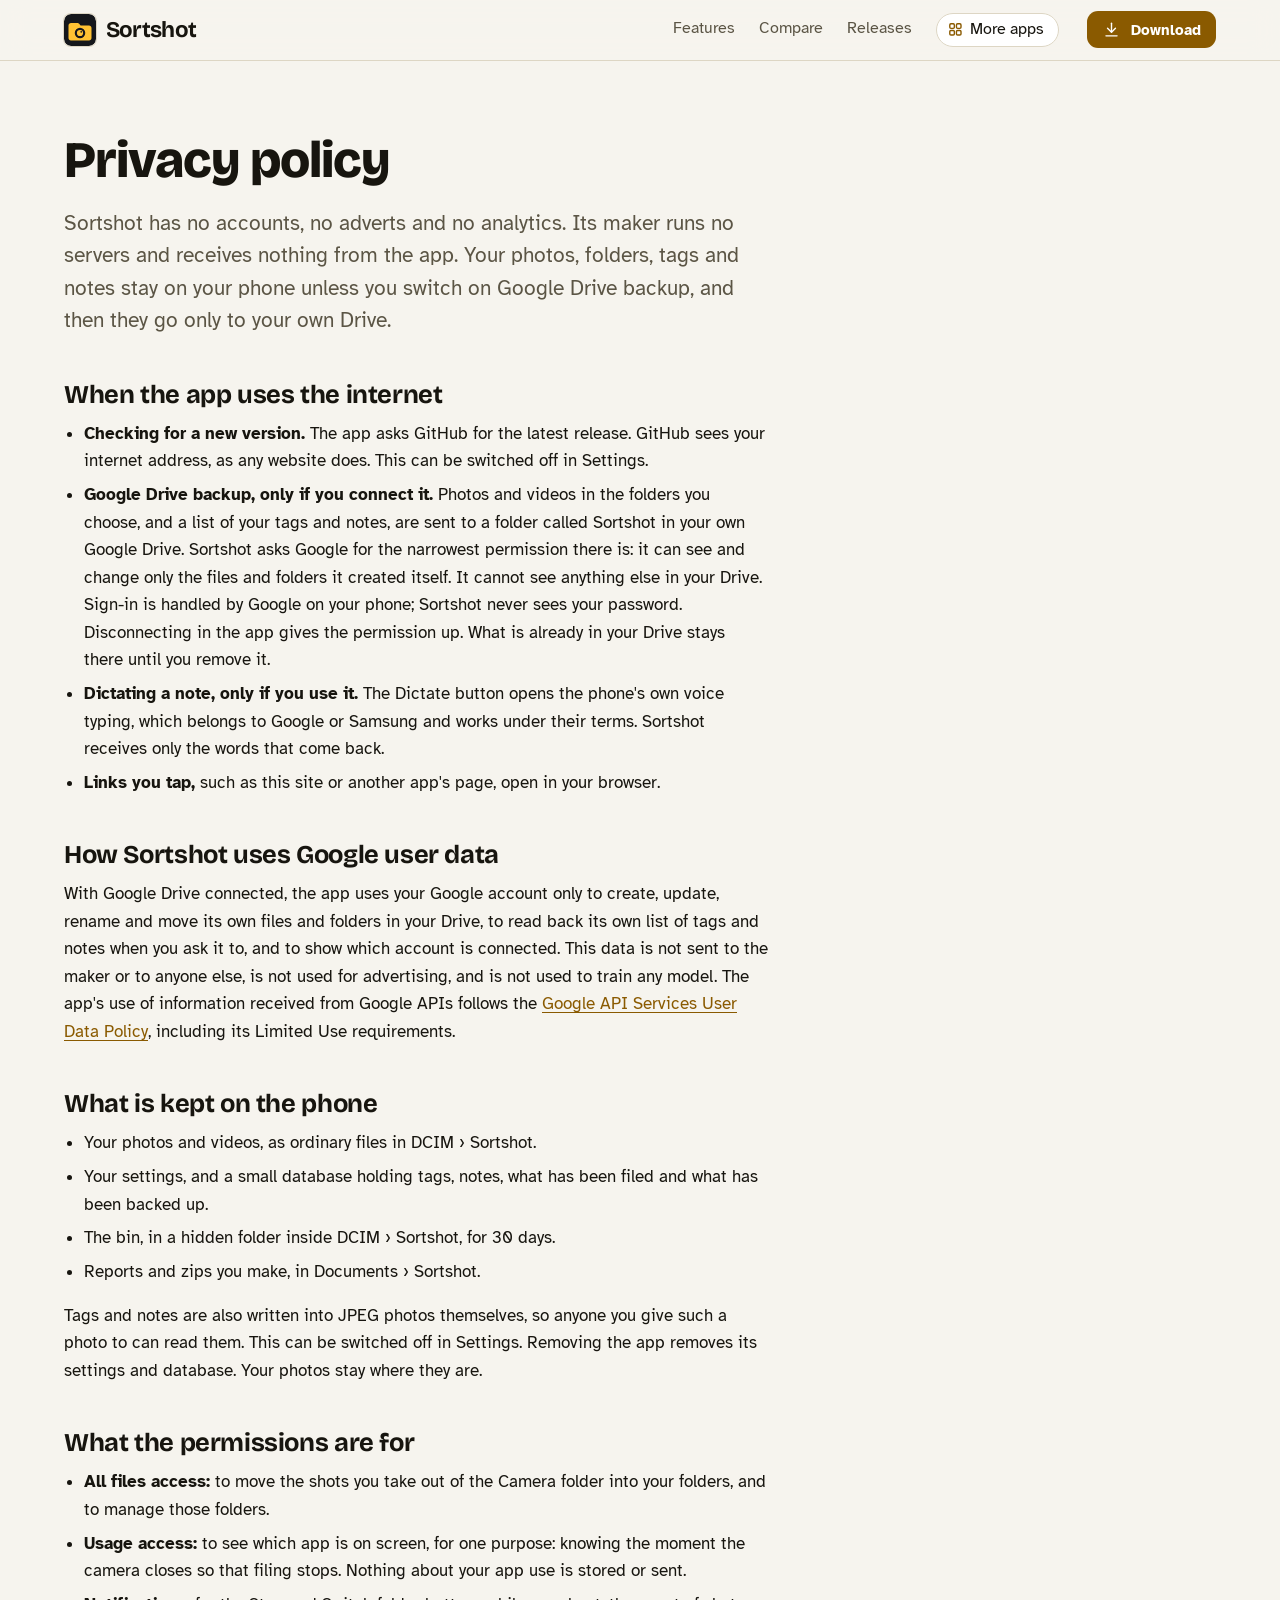
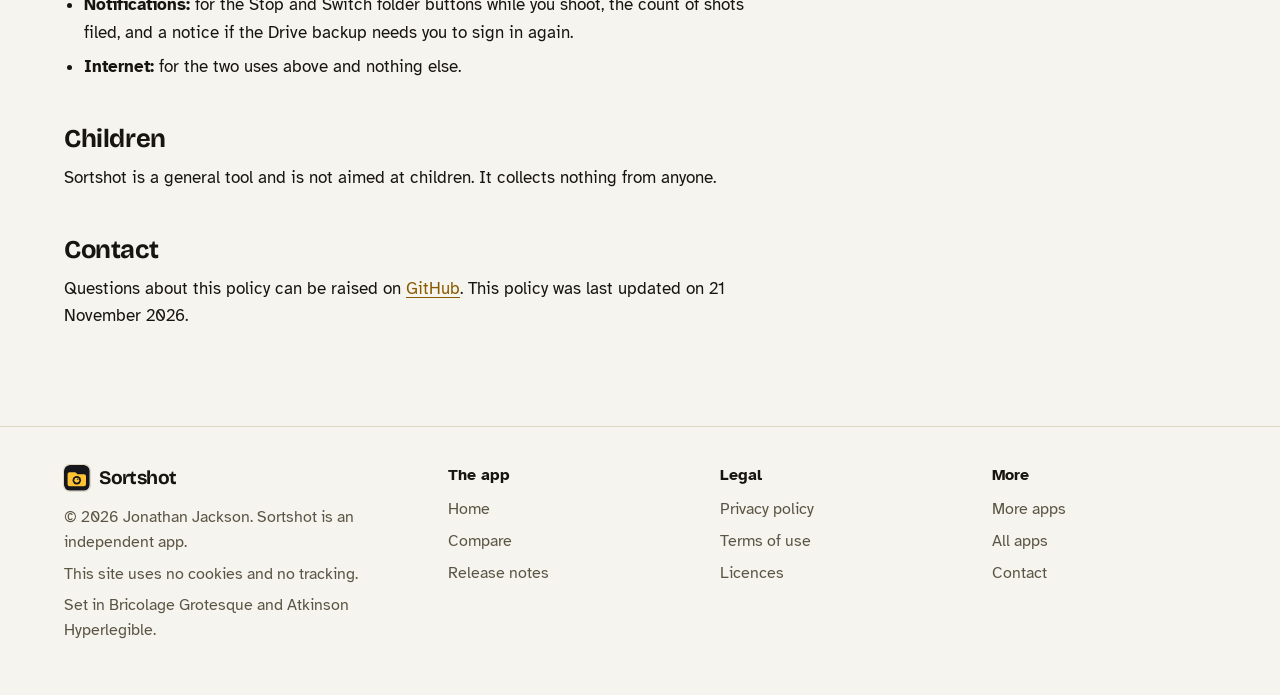
<file: privacy.html>
<!DOCTYPE html>
<html lang="en-GB">
<head>
<meta charset="utf-8">
<meta name="viewport" content="width=device-width, initial-scale=1">
<title>Sortshot privacy policy</title>
<meta name="description" content="What Sortshot does with your information: in short, it stays on your phone.">
<meta name="author" content="Jonathan Jackson">
<link rel="canonical" href="https://customgpter.github.io/sortshot/privacy.html">
<meta name="theme-color" content="#f6f4ee" media="(prefers-color-scheme: light)">
<meta name="theme-color" content="#0e0f12" media="(prefers-color-scheme: dark)">
<meta property="og:type" content="website">
<meta property="og:site_name" content="Sortshot">
<meta property="og:title" content="Sortshot privacy policy">
<meta property="og:description" content="What Sortshot does with your information: in short, it stays on your phone.">
<meta property="og:url" content="https://customgpter.github.io/sortshot/privacy.html">
<meta property="og:image" content="https://customgpter.github.io/sortshot/assets/og.png">
<meta property="og:image:width" content="1200">
<meta property="og:image:height" content="630">
<meta property="og:image:alt" content="Sortshot&#x27;s folders screen with Kitchen, Garden and Site visits">
<meta property="og:locale" content="en_GB">
<meta name="twitter:card" content="summary_large_image">
<link rel="icon" href="./assets/favicon.svg" type="image/svg+xml">
<link rel="apple-touch-icon" href="./assets/apple-touch-icon.png">
<link rel="preload" href="./assets/fonts/bricolage-grotesque-latin.woff2" as="font" type="font/woff2" crossorigin>
<link rel="preload" href="./assets/fonts/atkinson-hyperlegible-latin-400-normal.woff2" as="font" type="font/woff2" crossorigin>
<link rel="stylesheet" href="./assets/site.css?v=1">
<link rel="stylesheet" href="./assets/house.css?v=1">
<link rel="stylesheet" href="./assets/apps-list.css?v=1">
<script src="./assets/apps-list.js?v=1" defer></script>
</head>
<body>
<a class="skip" href="#main">Skip to content</a>
<header class="masthead">
<div class="wrap">
<a class="brand" href="./" aria-label="Sortshot home"><svg viewBox="0 0 64 64" aria-hidden="true"><rect width="64" height="64" rx="14" fill="#15171c"/><path d="M14 18h13c1.3 0 2.5.6 3.3 1.6L33.2 23H50c2.8 0 5 2.2 5 5v20c0 2.8-2.2 5-5 5H14c-2.8 0-5-2.2-5-5V23c0-2.8 2.2-5 5-5z" fill="#ffc233"/><circle cx="32" cy="38" r="10.5" fill="#15171c"/><circle cx="32" cy="38" r="6.2" fill="#ffc233"/><circle cx="34.4" cy="35.6" r="1.7" fill="#15171c"/></svg><span>Sortshot</span></a>
<nav aria-label="Main"><ul><li><a href="./#features">Features</a></li><li><a href="./compare.html">Compare</a></li><li><a href="./releases.html">Releases</a></li><li><a class="more-apps" href="./more-apps.html"><svg class="ico" viewBox="0 0 24 24" aria-hidden="true"><rect x="4" y="4" width="6.5" height="6.5" rx="1.6"/><rect x="13.5" y="4" width="6.5" height="6.5" rx="1.6"/><rect x="4" y="13.5" width="6.5" height="6.5" rx="1.6"/><rect x="13.5" y="13.5" width="6.5" height="6.5" rx="1.6"/></svg>More apps</a></li></ul></nav>
<a class="button small" href="https://github.com/CustomGPTer/sortshot/releases/latest/download/Sortshot.apk"><svg class="ico" viewBox="0 0 24 24" aria-hidden="true"><path d="M12 4v11"/><path d="M7 10.5l5 5 5-5"/><path d="M5 20h14"/></svg>Download</a>
</div>
</header>
<main id="main" class="doc">
<div class="wrap">
<div class="measure">
<h1>Privacy policy</h1>
<p class="lede">Sortshot has no accounts, no adverts and no analytics. Its maker runs no servers and receives nothing from the app. Your photos, folders, tags and notes stay on your phone unless you switch on Google Drive backup, and then they go only to your own Drive.</p>
<h2 id="when-the-app-uses-the-internet">When the app uses the internet</h2><ul>
<li><strong>Checking for a new version.</strong> The app asks GitHub for the latest release. GitHub sees your internet address, as any website does. This can be switched off in Settings.</li>
<li><strong>Google Drive backup, only if you connect it.</strong> Photos and videos in the folders you choose, and a list of your tags and notes, are sent to a folder called Sortshot in your own Google Drive. Sortshot asks Google for the narrowest permission there is: it can see and change only the files and folders it created itself. It cannot see anything else in your Drive. Sign-in is handled by Google on your phone; Sortshot never sees your password. Disconnecting in the app gives the permission up. What is already in your Drive stays there until you remove it.</li>
<li><strong>Dictating a note, only if you use it.</strong> The Dictate button opens the phone's own voice typing, which belongs to Google or Samsung and works under their terms. Sortshot receives only the words that come back.</li>
<li><strong>Links you tap,</strong> such as this site or another app's page, open in your browser.</li>
</ul><h2 id="how-sortshot-uses-google-user-data">How Sortshot uses Google user data</h2><p>With Google Drive connected, the app uses your Google account only to create, update, rename and move its own files and folders in your Drive, to read back its own list of tags and notes when you ask it to, and to show which account is connected. This data is not sent to the maker or to anyone else, is not used for advertising, and is not used to train any model. The app's use of information received from Google APIs follows the <a href="https://developers.google.com/terms/api-services-user-data-policy">Google API Services User Data Policy</a>, including its Limited Use requirements.</p><h2 id="what-is-kept-on-the-phone">What is kept on the phone</h2><ul>
<li>Your photos and videos, as ordinary files in DCIM › Sortshot.</li>
<li>Your settings, and a small database holding tags, notes, what has been filed and what has been backed up.</li>
<li>The bin, in a hidden folder inside DCIM › Sortshot, for 30 days.</li>
<li>Reports and zips you make, in Documents › Sortshot.</li>
</ul>
<p>Tags and notes are also written into JPEG photos themselves, so anyone you give such a photo to can read them. This can be switched off in Settings. Removing the app removes its settings and database. Your photos stay where they are.</p><h2 id="what-the-permissions-are-for">What the permissions are for</h2><ul>
<li><strong>All files access:</strong> to move the shots you take out of the Camera folder into your folders, and to manage those folders.</li>
<li><strong>Usage access:</strong> to see which app is on screen, for one purpose: knowing the moment the camera closes so that filing stops. Nothing about your app use is stored or sent.</li>
<li><strong>Notifications:</strong> for the Stop and Switch folder buttons while you shoot, the count of shots filed, and a notice if the Drive backup needs you to sign in again.</li>
<li><strong>Internet:</strong> for the two uses above and nothing else.</li>
</ul><h2 id="children">Children</h2><p>Sortshot is a general tool and is not aimed at children. It collects nothing from anyone.</p>
<h2 id="contact">Contact</h2>
<p>Questions about this policy can be raised on <a href="https://github.com/CustomGPTer/sortshot/issues">GitHub</a>. This policy was last updated on 21 November 2026.</p>
</div>
</div>
</main>
<footer class="colophon">
<div class="wrap">
<div>
<a class="brand" href="./" aria-label="Sortshot home"><svg viewBox="0 0 64 64" aria-hidden="true"><rect width="64" height="64" rx="14" fill="#15171c"/><path d="M14 18h13c1.3 0 2.5.6 3.3 1.6L33.2 23H50c2.8 0 5 2.2 5 5v20c0 2.8-2.2 5-5 5H14c-2.8 0-5-2.2-5-5V23c0-2.8 2.2-5 5-5z" fill="#ffc233"/><circle cx="32" cy="38" r="10.5" fill="#15171c"/><circle cx="32" cy="38" r="6.2" fill="#ffc233"/><circle cx="34.4" cy="35.6" r="1.7" fill="#15171c"/></svg><span>Sortshot</span></a>
<p>&copy; 2026 Jonathan Jackson. Sortshot is an independent app.</p>
<p>This site uses no cookies and no tracking.</p>
<p>Set in Bricolage Grotesque and Atkinson Hyperlegible.</p>
</div>
<nav aria-label="The app"><h2>The app</h2><ul>
<li><a href="./">Home</a></li>
<li><a href="./compare.html">Compare</a></li>
<li><a href="./releases.html">Release notes</a></li>

</ul></nav>
<nav aria-label="Legal"><h2>Legal</h2><ul>
<li><a href="./privacy.html">Privacy policy</a></li>
<li><a href="./terms.html">Terms of use</a></li>
<li><a href="./licences.html">Licences</a></li>
</ul></nav>
<nav aria-label="More"><h2>More</h2><ul>
<li><a href="./more-apps.html">More apps</a></li>
<li><a href="https://customgpter.github.io/">All apps</a></li>
<li><a href="https://github.com/CustomGPTer/sortshot/issues">Contact</a></li>
</ul></nav>
</div>
</footer>
</body>
</html>
</file>
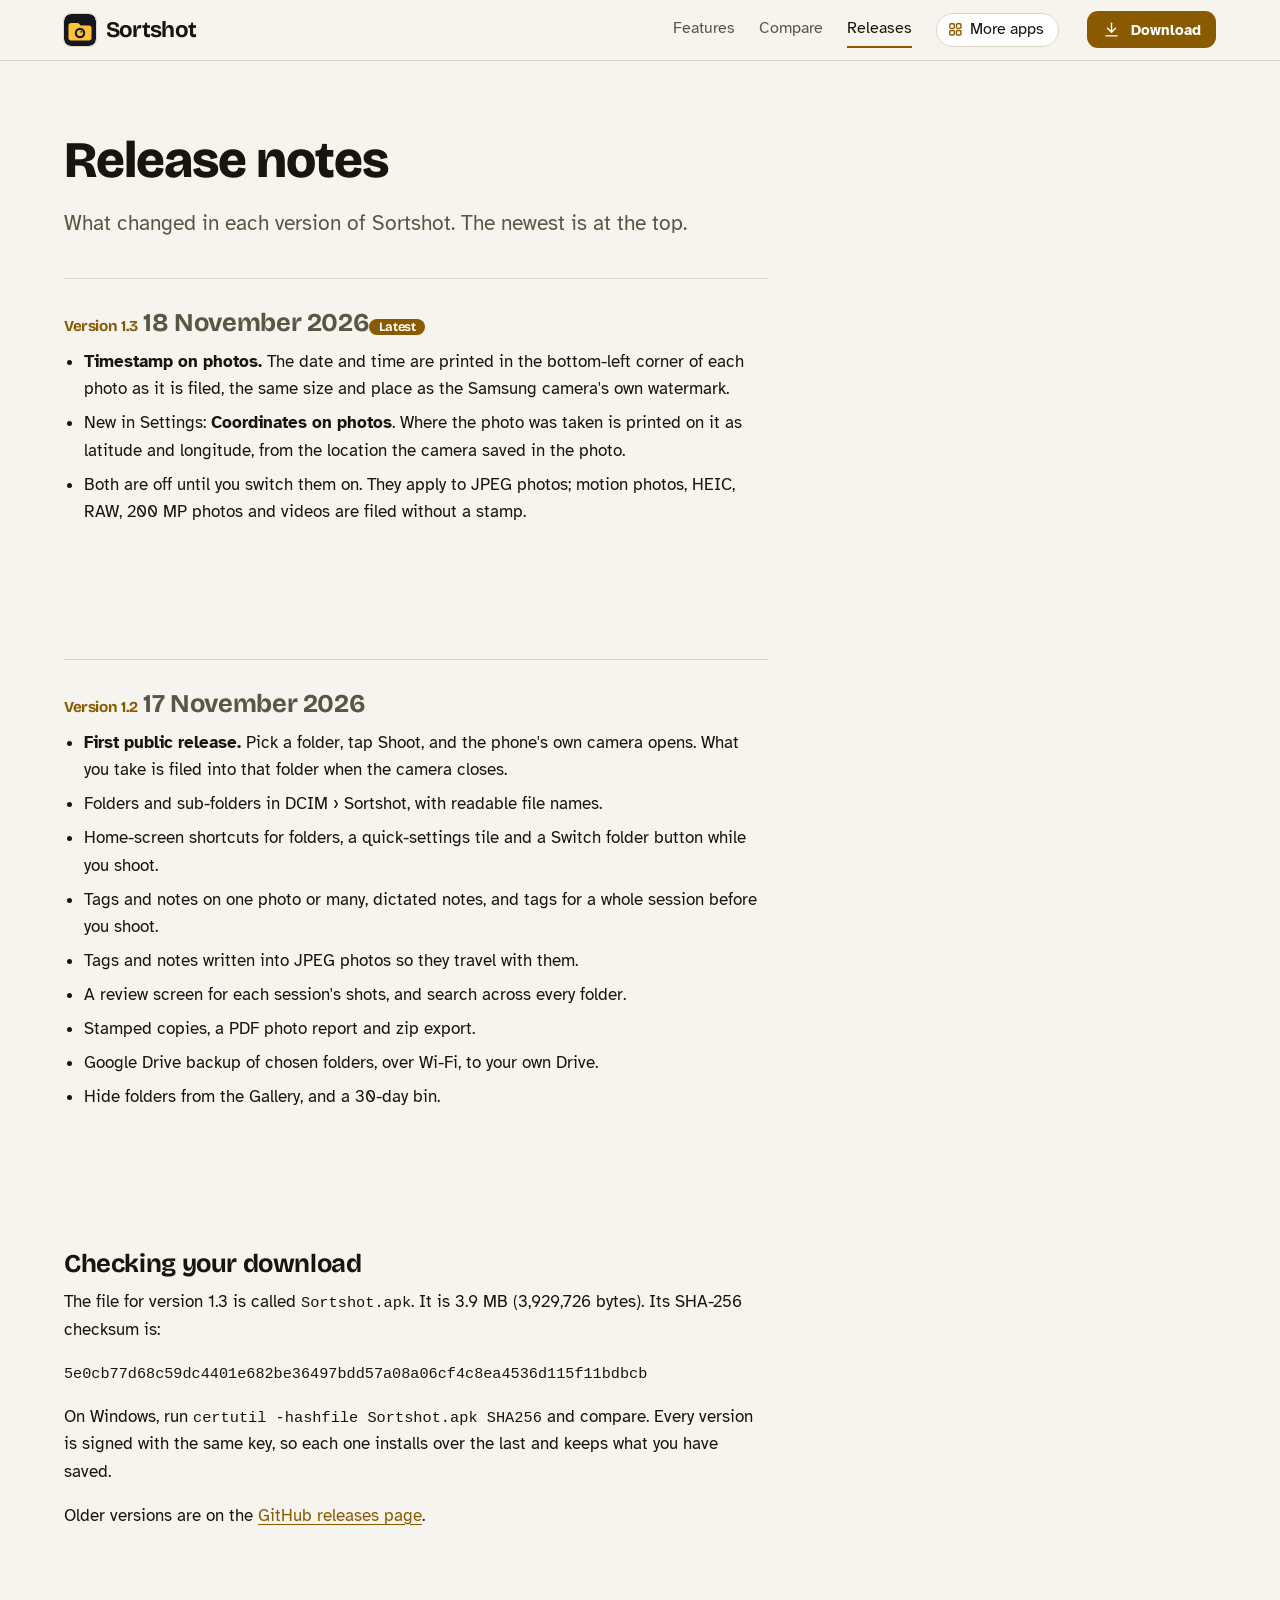
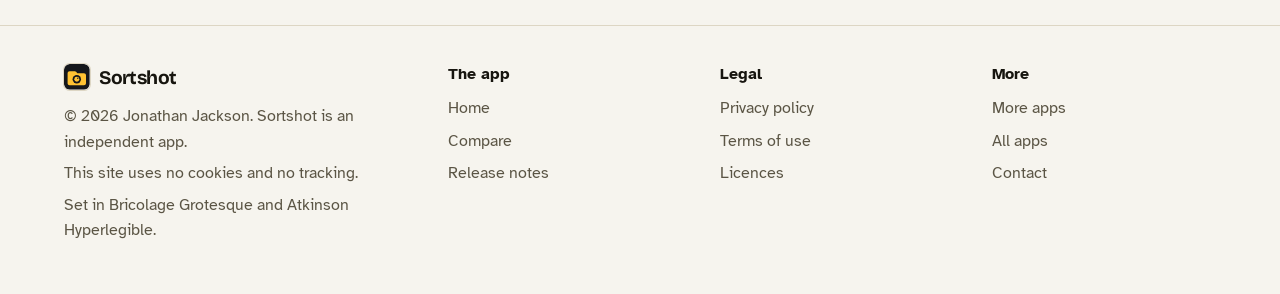
<file: releases.html>
<!DOCTYPE html>
<html lang="en-GB">
<head>
<meta charset="utf-8">
<meta name="viewport" content="width=device-width, initial-scale=1">
<title>Sortshot release notes</title>
<meta name="description" content="What changed in each version of Sortshot, with the file size and checksum to check your download.">
<meta name="author" content="Jonathan Jackson">
<link rel="canonical" href="https://customgpter.github.io/sortshot/releases.html">
<meta name="theme-color" content="#f6f4ee" media="(prefers-color-scheme: light)">
<meta name="theme-color" content="#0e0f12" media="(prefers-color-scheme: dark)">
<meta property="og:type" content="website">
<meta property="og:site_name" content="Sortshot">
<meta property="og:title" content="Sortshot release notes">
<meta property="og:description" content="What changed in each version of Sortshot, with the file size and checksum to check your download.">
<meta property="og:url" content="https://customgpter.github.io/sortshot/releases.html">
<meta property="og:image" content="https://customgpter.github.io/sortshot/assets/og.png">
<meta property="og:image:width" content="1200">
<meta property="og:image:height" content="630">
<meta property="og:image:alt" content="Sortshot&#x27;s folders screen with Kitchen, Garden and Site visits">
<meta property="og:locale" content="en_GB">
<meta name="twitter:card" content="summary_large_image">
<link rel="icon" href="./assets/favicon.svg" type="image/svg+xml">
<link rel="apple-touch-icon" href="./assets/apple-touch-icon.png">
<link rel="preload" href="./assets/fonts/bricolage-grotesque-latin.woff2" as="font" type="font/woff2" crossorigin>
<link rel="preload" href="./assets/fonts/atkinson-hyperlegible-latin-400-normal.woff2" as="font" type="font/woff2" crossorigin>
<link rel="stylesheet" href="./assets/site.css?v=1">
<link rel="stylesheet" href="./assets/house.css?v=1">
<link rel="stylesheet" href="./assets/apps-list.css?v=1">
<script src="./assets/apps-list.js?v=1" defer></script>
</head>
<body>
<a class="skip" href="#main">Skip to content</a>
<header class="masthead">
<div class="wrap">
<a class="brand" href="./" aria-label="Sortshot home"><svg viewBox="0 0 64 64" aria-hidden="true"><rect width="64" height="64" rx="14" fill="#15171c"/><path d="M14 18h13c1.3 0 2.5.6 3.3 1.6L33.2 23H50c2.8 0 5 2.2 5 5v20c0 2.8-2.2 5-5 5H14c-2.8 0-5-2.2-5-5V23c0-2.8 2.2-5 5-5z" fill="#ffc233"/><circle cx="32" cy="38" r="10.5" fill="#15171c"/><circle cx="32" cy="38" r="6.2" fill="#ffc233"/><circle cx="34.4" cy="35.6" r="1.7" fill="#15171c"/></svg><span>Sortshot</span></a>
<nav aria-label="Main"><ul><li><a href="./#features">Features</a></li><li><a href="./compare.html">Compare</a></li><li><a href="./releases.html" aria-current="page">Releases</a></li><li><a class="more-apps" href="./more-apps.html"><svg class="ico" viewBox="0 0 24 24" aria-hidden="true"><rect x="4" y="4" width="6.5" height="6.5" rx="1.6"/><rect x="13.5" y="4" width="6.5" height="6.5" rx="1.6"/><rect x="4" y="13.5" width="6.5" height="6.5" rx="1.6"/><rect x="13.5" y="13.5" width="6.5" height="6.5" rx="1.6"/></svg>More apps</a></li></ul></nav>
<a class="button small" href="https://github.com/CustomGPTer/sortshot/releases/latest/download/Sortshot.apk"><svg class="ico" viewBox="0 0 24 24" aria-hidden="true"><path d="M12 4v11"/><path d="M7 10.5l5 5 5-5"/><path d="M5 20h14"/></svg>Download</a>
</div>
</header>
<main id="main" class="doc">
<div class="wrap">
<div class="measure">
<h1>Release notes</h1>
<p class="lede">What changed in each version of Sortshot. The newest is at the top.</p>
<section class="release" id="v1.3"><h2><span class="ver">Version 1.3</span> <span class="when">18 November 2026</span><span class="tag">Latest</span></h2><ul><li><b>Timestamp on photos.</b> The date and time are printed in the bottom-left corner of each photo as it is filed, the same size and place as the Samsung camera's own watermark.</li><li>New in Settings: <strong>Coordinates on photos</strong>. Where the photo was taken is printed on it as latitude and longitude, from the location the camera saved in the photo.</li><li>Both are off until you switch them on. They apply to JPEG photos; motion photos, HEIC, RAW, 200 MP photos and videos are filed without a stamp.</li></ul></section>
<section class="release" id="v1.2"><h2><span class="ver">Version 1.2</span> <span class="when">17 November 2026</span></h2><ul><li><b>First public release.</b> Pick a folder, tap Shoot, and the phone's own camera opens. What you take is filed into that folder when the camera closes.</li><li>Folders and sub-folders in DCIM › Sortshot, with readable file names.</li><li>Home-screen shortcuts for folders, a quick-settings tile and a Switch folder button while you shoot.</li><li>Tags and notes on one photo or many, dictated notes, and tags for a whole session before you shoot.</li><li>Tags and notes written into JPEG photos so they travel with them.</li><li>A review screen for each session's shots, and search across every folder.</li><li>Stamped copies, a PDF photo report and zip export.</li><li>Google Drive backup of chosen folders, over Wi-Fi, to your own Drive.</li><li>Hide folders from the Gallery, and a 30-day bin.</li></ul></section>
<h2 id="checking">Checking your download</h2>
<p>The file for version 1.3 is called <code>Sortshot.apk</code>. It is 3.9 MB (3,929,726 bytes). Its SHA-256 checksum is:</p>
<p><code class="sum">5e0cb77d68c59dc4401e682be36497bdd57a08a06cf4c8ea4536d115f11bdbcb</code></p>
<p>On Windows, run <code>certutil -hashfile Sortshot.apk SHA256</code> and compare. Every version is signed with the same key, so each one installs over the last and keeps what you have saved.</p>
<p>Older versions are on the <a href="https://github.com/CustomGPTer/sortshot/releases">GitHub releases page</a>.</p>
</div>
</div>
</main>
<footer class="colophon">
<div class="wrap">
<div>
<a class="brand" href="./" aria-label="Sortshot home"><svg viewBox="0 0 64 64" aria-hidden="true"><rect width="64" height="64" rx="14" fill="#15171c"/><path d="M14 18h13c1.3 0 2.5.6 3.3 1.6L33.2 23H50c2.8 0 5 2.2 5 5v20c0 2.8-2.2 5-5 5H14c-2.8 0-5-2.2-5-5V23c0-2.8 2.2-5 5-5z" fill="#ffc233"/><circle cx="32" cy="38" r="10.5" fill="#15171c"/><circle cx="32" cy="38" r="6.2" fill="#ffc233"/><circle cx="34.4" cy="35.6" r="1.7" fill="#15171c"/></svg><span>Sortshot</span></a>
<p>&copy; 2026 Jonathan Jackson. Sortshot is an independent app.</p>
<p>This site uses no cookies and no tracking.</p>
<p>Set in Bricolage Grotesque and Atkinson Hyperlegible.</p>
</div>
<nav aria-label="The app"><h2>The app</h2><ul>
<li><a href="./">Home</a></li>
<li><a href="./compare.html">Compare</a></li>
<li><a href="./releases.html">Release notes</a></li>

</ul></nav>
<nav aria-label="Legal"><h2>Legal</h2><ul>
<li><a href="./privacy.html">Privacy policy</a></li>
<li><a href="./terms.html">Terms of use</a></li>
<li><a href="./licences.html">Licences</a></li>
</ul></nav>
<nav aria-label="More"><h2>More</h2><ul>
<li><a href="./more-apps.html">More apps</a></li>
<li><a href="https://customgpter.github.io/">All apps</a></li>
<li><a href="https://github.com/CustomGPTer/sortshot/issues">Contact</a></li>
</ul></nav>
</div>
</footer>
</body>
</html>
</file>
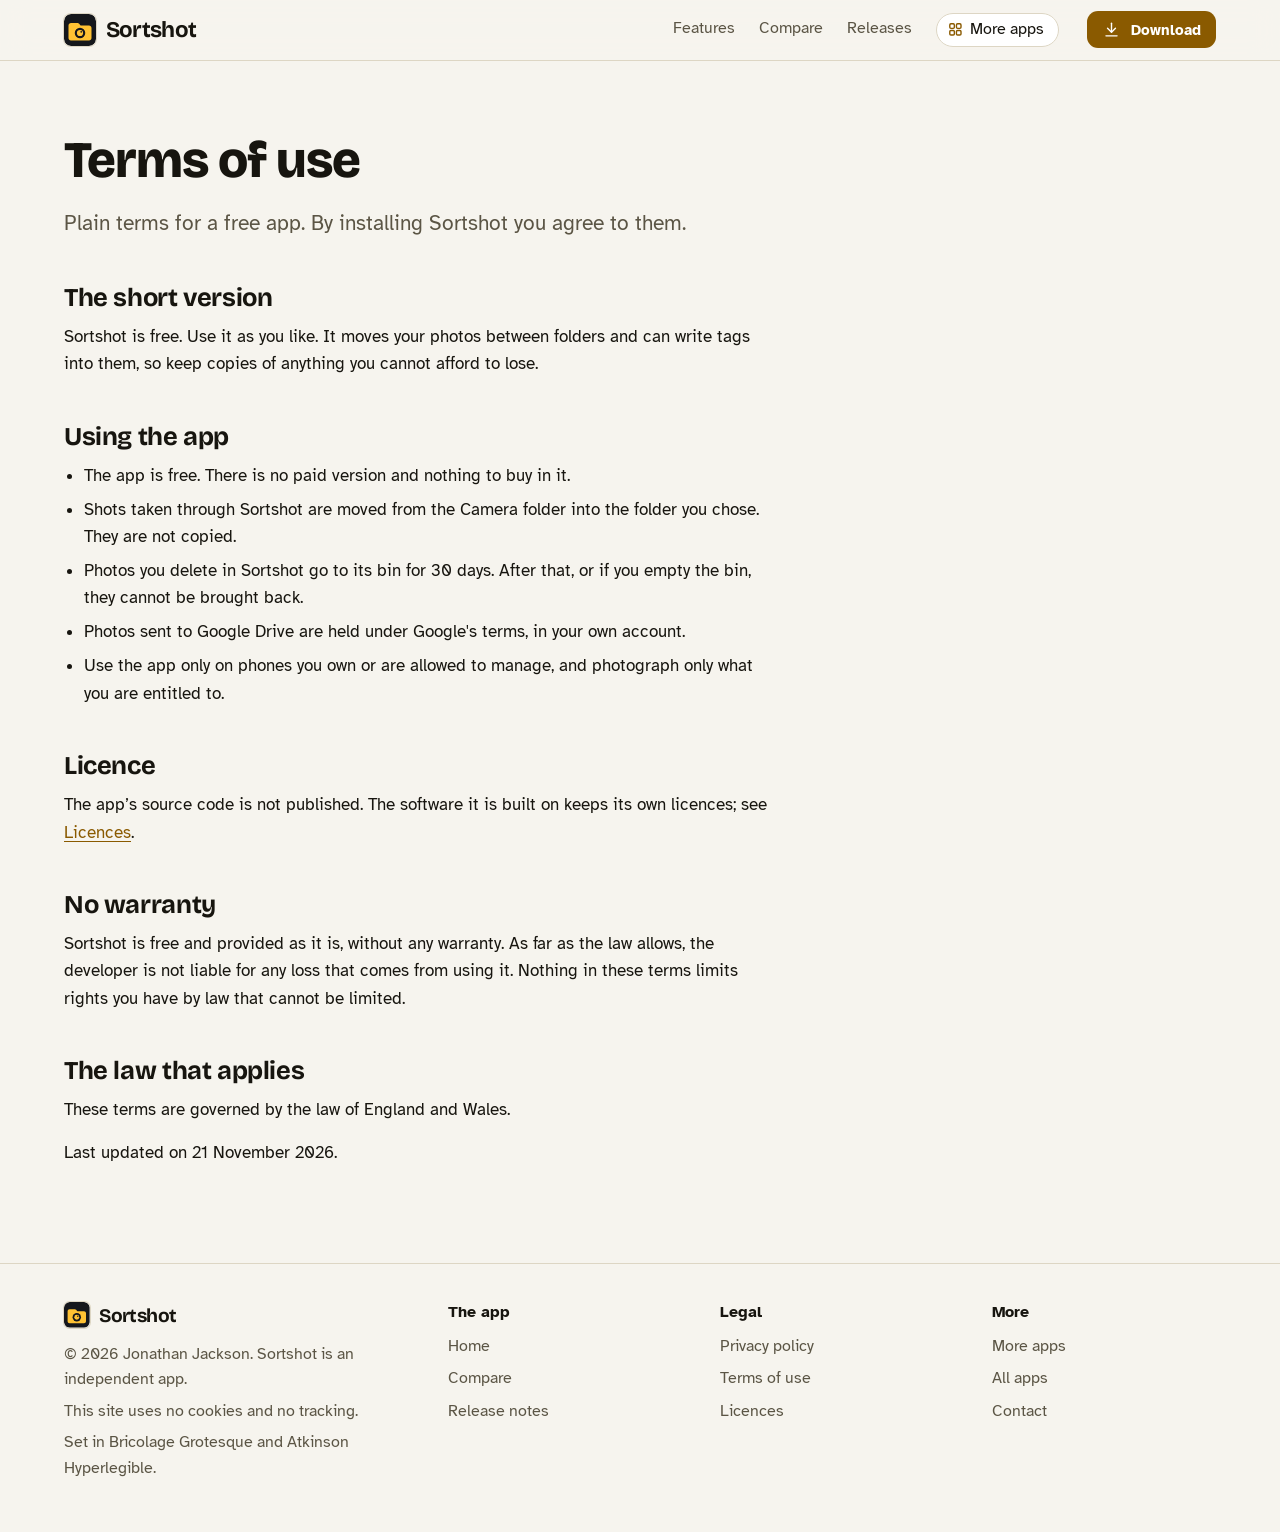
<file: terms.html>
<!DOCTYPE html>
<html lang="en-GB">
<head>
<meta charset="utf-8">
<meta name="viewport" content="width=device-width, initial-scale=1">
<title>Sortshot terms of use</title>
<meta name="description" content="The terms for using Sortshot.">
<meta name="author" content="Jonathan Jackson">
<link rel="canonical" href="https://customgpter.github.io/sortshot/terms.html">
<meta name="theme-color" content="#f6f4ee" media="(prefers-color-scheme: light)">
<meta name="theme-color" content="#0e0f12" media="(prefers-color-scheme: dark)">
<meta property="og:type" content="website">
<meta property="og:site_name" content="Sortshot">
<meta property="og:title" content="Sortshot terms of use">
<meta property="og:description" content="The terms for using Sortshot.">
<meta property="og:url" content="https://customgpter.github.io/sortshot/terms.html">
<meta property="og:image" content="https://customgpter.github.io/sortshot/assets/og.png">
<meta property="og:image:width" content="1200">
<meta property="og:image:height" content="630">
<meta property="og:image:alt" content="Sortshot&#x27;s folders screen with Kitchen, Garden and Site visits">
<meta property="og:locale" content="en_GB">
<meta name="twitter:card" content="summary_large_image">
<link rel="icon" href="./assets/favicon.svg" type="image/svg+xml">
<link rel="apple-touch-icon" href="./assets/apple-touch-icon.png">
<link rel="preload" href="./assets/fonts/bricolage-grotesque-latin.woff2" as="font" type="font/woff2" crossorigin>
<link rel="preload" href="./assets/fonts/atkinson-hyperlegible-latin-400-normal.woff2" as="font" type="font/woff2" crossorigin>
<link rel="stylesheet" href="./assets/site.css?v=1">
<link rel="stylesheet" href="./assets/house.css?v=1">
<link rel="stylesheet" href="./assets/apps-list.css?v=1">
<script src="./assets/apps-list.js?v=1" defer></script>
</head>
<body>
<a class="skip" href="#main">Skip to content</a>
<header class="masthead">
<div class="wrap">
<a class="brand" href="./" aria-label="Sortshot home"><svg viewBox="0 0 64 64" aria-hidden="true"><rect width="64" height="64" rx="14" fill="#15171c"/><path d="M14 18h13c1.3 0 2.5.6 3.3 1.6L33.2 23H50c2.8 0 5 2.2 5 5v20c0 2.8-2.2 5-5 5H14c-2.8 0-5-2.2-5-5V23c0-2.8 2.2-5 5-5z" fill="#ffc233"/><circle cx="32" cy="38" r="10.5" fill="#15171c"/><circle cx="32" cy="38" r="6.2" fill="#ffc233"/><circle cx="34.4" cy="35.6" r="1.7" fill="#15171c"/></svg><span>Sortshot</span></a>
<nav aria-label="Main"><ul><li><a href="./#features">Features</a></li><li><a href="./compare.html">Compare</a></li><li><a href="./releases.html">Releases</a></li><li><a class="more-apps" href="./more-apps.html"><svg class="ico" viewBox="0 0 24 24" aria-hidden="true"><rect x="4" y="4" width="6.5" height="6.5" rx="1.6"/><rect x="13.5" y="4" width="6.5" height="6.5" rx="1.6"/><rect x="4" y="13.5" width="6.5" height="6.5" rx="1.6"/><rect x="13.5" y="13.5" width="6.5" height="6.5" rx="1.6"/></svg>More apps</a></li></ul></nav>
<a class="button small" href="https://github.com/CustomGPTer/sortshot/releases/latest/download/Sortshot.apk"><svg class="ico" viewBox="0 0 24 24" aria-hidden="true"><path d="M12 4v11"/><path d="M7 10.5l5 5 5-5"/><path d="M5 20h14"/></svg>Download</a>
</div>
</header>
<main id="main" class="doc">
<div class="wrap">
<div class="measure">
<h1>Terms of use</h1>
<p class="lede">Plain terms for a free app. By installing Sortshot you agree to them.</p>
<h2 id="short">The short version</h2><p>Sortshot is free. Use it as you like. It moves your photos between folders and can write tags into them, so keep copies of anything you cannot afford to lose.</p><h2 id="using-the-app">Using the app</h2><ul>
<li>The app is free. There is no paid version and nothing to buy in it.</li>
<li>Shots taken through Sortshot are moved from the Camera folder into the folder you chose. They are not copied.</li>
<li>Photos you delete in Sortshot go to its bin for 30 days. After that, or if you empty the bin, they cannot be brought back.</li>
<li>Photos sent to Google Drive are held under Google's terms, in your own account.</li>
<li>Use the app only on phones you own or are allowed to manage, and photograph only what you are entitled to.</li>
</ul><h2 id="licence">Licence</h2><p>The app&rsquo;s source code is not published. The software it is built on keeps its own licences; see <a href="licences.html">Licences</a>.</p>
<h2 id="no-warranty">No warranty</h2>
<p>Sortshot is free and provided as it is, without any warranty. As far as the law allows, the developer is not liable for any loss that comes from using it. Nothing in these terms limits rights you have by law that cannot be limited.</p>
<h2 id="governing">The law that applies</h2>
<p>These terms are governed by the law of England and Wales.</p>
<p>Last updated on 21 November 2026.</p>
</div>
</div>
</main>
<footer class="colophon">
<div class="wrap">
<div>
<a class="brand" href="./" aria-label="Sortshot home"><svg viewBox="0 0 64 64" aria-hidden="true"><rect width="64" height="64" rx="14" fill="#15171c"/><path d="M14 18h13c1.3 0 2.5.6 3.3 1.6L33.2 23H50c2.8 0 5 2.2 5 5v20c0 2.8-2.2 5-5 5H14c-2.8 0-5-2.2-5-5V23c0-2.8 2.2-5 5-5z" fill="#ffc233"/><circle cx="32" cy="38" r="10.5" fill="#15171c"/><circle cx="32" cy="38" r="6.2" fill="#ffc233"/><circle cx="34.4" cy="35.6" r="1.7" fill="#15171c"/></svg><span>Sortshot</span></a>
<p>&copy; 2026 Jonathan Jackson. Sortshot is an independent app.</p>
<p>This site uses no cookies and no tracking.</p>
<p>Set in Bricolage Grotesque and Atkinson Hyperlegible.</p>
</div>
<nav aria-label="The app"><h2>The app</h2><ul>
<li><a href="./">Home</a></li>
<li><a href="./compare.html">Compare</a></li>
<li><a href="./releases.html">Release notes</a></li>

</ul></nav>
<nav aria-label="Legal"><h2>Legal</h2><ul>
<li><a href="./privacy.html">Privacy policy</a></li>
<li><a href="./terms.html">Terms of use</a></li>
<li><a href="./licences.html">Licences</a></li>
</ul></nav>
<nav aria-label="More"><h2>More</h2><ul>
<li><a href="./more-apps.html">More apps</a></li>
<li><a href="https://customgpter.github.io/">All apps</a></li>
<li><a href="https://github.com/CustomGPTer/sortshot/issues">Contact</a></li>
</ul></nav>
</div>
</footer>
</body>
</html>
</file>
<file: assets/site.css>
@font-face{font-family:"Bricolage Grotesque";src:url("fonts/bricolage-grotesque-latin.woff2") format("woff2");font-weight:200 800;font-style:normal;font-display:swap}
@font-face{font-family:"Atkinson Hyperlegible";src:url("fonts/atkinson-hyperlegible-latin-400-normal.woff2") format("woff2");font-weight:400;font-style:normal;font-display:swap}
@font-face{font-family:"Atkinson Hyperlegible";src:url("fonts/atkinson-hyperlegible-latin-700-normal.woff2") format("woff2");font-weight:700;font-style:normal;font-display:swap}

/* Daylight page, night-time camera. The lamp colour is kept for the one thing to press and for what the camera has seen. */
:root{
  --page:#f2f5f9; --panel:#ffffff; --raised:#e8edf3; --ink:#0d1a2b; --soft:#465468; --rule:#d2dae4;
  --accent:#0a6a55; --accent-ink:#ffffff; --warn:#8a5200; --rec:#d3302f;
  --lamp:#ffb347; --lamp-ink:#231400; --lamp-text:#8a5200;
  --night:#09111e; --night-2:#111d30; --night-3:#1a2a43; --night-ink:#eaf0f8; --night-soft:#9fb0c7; --night-rule:#24364f; --iris:#55d6ab;
  --display:"Bricolage Grotesque","Atkinson Hyperlegible",system-ui,sans-serif;
  --sans:"Atkinson Hyperlegible",system-ui,-apple-system,"Segoe UI",Roboto,sans-serif;
  --mono:ui-monospace,SFMono-Regular,Menlo,Consolas,"Liberation Mono",monospace;
  color-scheme:light dark;
}
@media (prefers-color-scheme:dark){
  :root{--page:#0a111b; --panel:#111a27; --raised:#182434; --ink:#e9eef5; --soft:#a0aec0; --rule:#243247;
    --accent:#55d6ab; --accent-ink:#00281d; --warn:#ffb347; --rec:#ff6163; --lamp-text:#ffb347}
}

*,*::before,*::after{box-sizing:border-box}
html{-webkit-text-size-adjust:100%;scroll-behavior:smooth;scroll-padding-top:5.5rem}
@media (prefers-reduced-motion:reduce){html{scroll-behavior:auto}}
body{margin:0;background:var(--page);color:var(--ink);font:400 1.0625rem/1.62 var(--sans);text-rendering:optimizeLegibility;-webkit-font-smoothing:antialiased}
img,svg{max-width:100%;display:block}
a{color:var(--accent);text-decoration-thickness:.07em;text-underline-offset:.2em}
a:hover{text-decoration-thickness:.13em}
:focus-visible{outline:3px solid var(--lamp);outline-offset:3px;border-radius:6px}
code{font:.9em/1 var(--mono);overflow-wrap:anywhere}
h1,h2,h3{font-family:var(--display);font-weight:700;letter-spacing:-.015em;line-height:1.08;margin:0;text-wrap:balance}
p{margin:0 0 1rem}
.skip{position:absolute;left:-999px;top:0;background:var(--ink);color:var(--page);padding:.6rem 1rem;z-index:30;border-radius:0 0 8px 0}
.skip:focus{left:0}
.sr{position:absolute;width:1px;height:1px;overflow:hidden;clip-path:inset(50%);white-space:nowrap}
.wrap{width:min(72rem,100% - 2.5rem);margin-inline:auto}
.measure{max-width:44rem}
.ico{width:1.25em;height:1.25em;flex:none;fill:none;stroke:currentColor;stroke-width:1.75;stroke-linecap:round;stroke-linejoin:round}

/* ---------- masthead */
.masthead{position:sticky;top:0;z-index:20;background:color-mix(in srgb,var(--page) 88%,transparent);-webkit-backdrop-filter:blur(14px) saturate(1.3);backdrop-filter:blur(14px) saturate(1.3);border-bottom:1px solid var(--rule)}
.masthead .wrap{display:flex;flex-wrap:wrap;align-items:center;gap:.35rem 1.75rem;padding-block:.7rem}
.brand{display:inline-flex;align-items:center;gap:.6rem;font:700 1.4rem/1 var(--display);letter-spacing:-.03em;color:var(--ink);text-decoration:none;margin-right:auto}
.brand svg{width:2rem;height:2rem;flex:none;border-radius:.5rem;box-shadow:0 0 0 1px var(--rule)}
.masthead nav ul{display:flex;flex-wrap:wrap;align-items:center;gap:.15rem 1.5rem;list-style:none;margin:0;padding:0;font-size:1rem;line-height:1.3}
.masthead nav a{display:inline-flex;align-items:center;gap:.4rem;color:var(--soft);text-decoration:none;padding-block:.45rem;border-bottom:2px solid transparent}
.masthead nav a:hover{color:var(--ink)}
.masthead nav a[aria-current="page"]{color:var(--ink);border-bottom-color:var(--lamp)}
.masthead nav a.more-apps{color:var(--ink);border:1px solid var(--rule);border-radius:999px;padding:.34rem .85rem .34rem .65rem;background:var(--panel)}
.masthead nav a.more-apps .ico{width:1.05em;height:1.05em;color:var(--accent);stroke-width:2}
.masthead nav a.more-apps:hover,.masthead nav a.more-apps[aria-current="page"]{border-color:var(--accent)}
.button{display:inline-flex;align-items:center;gap:.6rem;background:var(--lamp);color:var(--lamp-ink);font:700 1.08rem/1.2 var(--sans);text-decoration:none;padding:.95rem 1.5rem;border-radius:14px;box-shadow:0 1px 0 rgba(255,255,255,.45) inset,0 12px 24px -14px rgba(138,82,0,.9)}
.button:hover{background:#ffc56e}
.button:active{transform:translateY(1px)}
.button.small{font-size:.95rem;padding:.55rem .95rem;border-radius:11px;box-shadow:none}
.button.quiet{background:none;box-shadow:none;border:1px solid var(--rule);color:var(--ink)}
.button.quiet:hover{border-color:var(--ink);background:none}
@media (max-width:52rem){
  .masthead nav{order:3;flex:1 0 100%}
  .masthead nav ul{gap:.1rem .85rem;font-size:.95rem}
  .masthead nav .wide{display:none}
}
@media (max-width:24rem){.masthead nav a.more-apps .ico{display:none}.masthead nav a.more-apps{padding-inline:.7rem}}

/* ---------- hero */
.hero{padding-block:clamp(2.2rem,6vw,4.75rem) clamp(2.5rem,6vw,4.5rem);overflow:hidden}
.hero-grid{display:grid;gap:clamp(2.25rem,5vw,4rem);align-items:center}
@media (min-width:62rem){.hero-grid{grid-template-columns:minmax(0,11fr) minmax(0,10fr)}}
.hero h1{font-size:clamp(2.6rem,6vw,4.25rem);font-weight:800;line-height:1;letter-spacing:-.022em;margin-bottom:1.5rem}
.lede{font-size:clamp(1.14rem,2vw,1.3rem);line-height:1.55;color:var(--soft);margin:0 0 1rem;max-width:34rem}
.get{display:flex;flex-wrap:wrap;align-items:center;gap:.9rem 1.5rem;margin:1.8rem 0 1.1rem}
.get .aside{font-weight:700;color:var(--ink)}
.facts{font-size:.98rem;line-height:1.5;color:var(--soft);margin:0 0 .5rem;max-width:36rem}
.pills{display:flex;flex-wrap:wrap;gap:.45rem;list-style:none;margin:0 0 1rem;padding:0;font-size:.95rem}
.pills li{border:1px solid var(--rule);border-radius:999px;padding:.22rem .8rem;background:var(--panel);color:var(--soft)}

/* the monitor: the camera's view, the day beneath it, and the alert it sends */
.monitor{position:relative;max-width:36rem;margin-inline:auto;width:100%;padding-bottom:3.1rem}
@media (min-width:62rem){.monitor{margin-inline:auto 0}}
.screen{position:relative;background:var(--night);border-radius:22px;padding:.6rem;box-shadow:0 0 0 1px var(--night-rule),0 30px 60px -30px rgba(9,17,30,.75)}
.cam{position:relative;border-radius:15px;overflow:hidden;aspect-ratio:16/10;background:#0b1626}
.cam svg{width:100%;height:100%}
.cam text{font:700 15px var(--sans);fill:#231400}
.hud{position:absolute;display:inline-flex;align-items:center;gap:.4rem;font:700 .76rem/1 var(--sans);color:var(--night-ink);background:rgba(6,12,22,.62);border-radius:999px;padding:.38rem .65rem;letter-spacing:.01em}
.hud i{width:.5rem;height:.5rem;border-radius:50%;background:var(--iris)}
.hud.watching{left:.7rem;top:.7rem}
.hud.rec{right:.7rem;top:.7rem}
.hud.rec i{background:#ff5a5c}
.hud.stamp{left:.7rem;bottom:.7rem;font:400 .74rem/1 var(--mono);border-radius:6px;color:#d5deea}
.hud.place{right:.7rem;bottom:.7rem;border-radius:6px;font-weight:400;color:#d5deea}
.day{padding:.85rem .55rem 2rem;color:var(--night-soft);font-size:.8rem;line-height:1.2}
.day-head{display:flex;justify-content:space-between;margin-bottom:.6rem}
.day-head b{color:var(--night-ink)}
.track{position:relative;height:1.5rem;border-radius:7px;background:repeating-linear-gradient(90deg,var(--night-3) 0 1px,transparent 1px calc(100% / 24)),var(--night-2);box-shadow:inset 0 0 0 1px var(--night-rule)}
.ev{position:absolute;top:3px;bottom:3px;width:max(5px,1.1%);border-radius:3px;background:var(--iris);left:var(--at)}
.ev.seen{background:var(--lamp)}
.now{position:absolute;top:-4px;bottom:-4px;left:var(--at);width:2px;background:var(--night-ink);border-radius:2px}
.hours{display:flex;justify-content:space-between;margin-top:.4rem;font-size:.72rem}
.alert{position:absolute;right:-.4rem;bottom:0;display:flex;align-items:center;gap:.75rem;width:min(19rem,88%);background:var(--panel);color:var(--ink);border:1px solid var(--rule);border-radius:16px;padding:.65rem .8rem;box-shadow:0 18px 36px -18px rgba(9,17,30,.55)}
.alert .thumb{flex:none;width:3.1rem;height:3.1rem;border-radius:10px;background:linear-gradient(160deg,#16263d,#0b1626);position:relative;overflow:hidden}
.alert .thumb::before{content:"";position:absolute;left:50%;bottom:0;width:38%;height:62%;translate:-50% 0;border-radius:40% 40% 0 0;background:#6f86a6}
.alert .thumb::after{content:"";position:absolute;left:50%;top:14%;width:26%;aspect-ratio:1;translate:-50% 0;border-radius:50%;background:#8ea4c2}
.alert b{display:block;font-size:.98rem;line-height:1.25}
.alert span{display:block;font-size:.86rem;color:var(--soft);line-height:1.3}
.alert .dot{flex:none;width:.6rem;height:.6rem;border-radius:50%;background:var(--lamp);margin-left:auto;box-shadow:0 0 0 4px color-mix(in srgb,var(--lamp) 25%,transparent)}
@media (max-width:26rem){.alert{right:0}}
@media (prefers-reduced-motion:no-preference){
  .cam .spill{animation:vg-in .9s ease-out .25s both}
  .cam .who{animation:vg-step .9s cubic-bezier(.2,.8,.25,1) .9s both}
  .cam .mark{animation:vg-lock .45s cubic-bezier(.3,1.4,.5,1) 1.7s both;transform-box:fill-box;transform-origin:center}
  .hud.rec{animation:vg-in .3s ease-out 2.05s both}
  .hud.rec i{animation:vg-blink 1.2s steps(2,jump-none) 2.3s 4}
  .ev.seen,.now{animation:vg-pop .4s cubic-bezier(.3,1.5,.5,1) 2.4s both}
  .alert{animation:vg-rise .6s cubic-bezier(.2,.8,.25,1) 2.9s both}
  @keyframes vg-in{from{opacity:0}to{opacity:1}}
  @keyframes vg-step{from{opacity:0;transform:translateX(18px)}to{opacity:1;transform:none}}
  @keyframes vg-lock{from{opacity:0;transform:scale(1.12)}to{opacity:1;transform:none}}
  @keyframes vg-blink{from{opacity:1}to{opacity:.25}}
  @keyframes vg-pop{from{opacity:0;transform:scaleY(.2)}to{opacity:1;transform:none}}
  @keyframes vg-rise{from{opacity:0;transform:translateY(14px)}to{opacity:1;transform:none}}
}

/* ---------- sections */
section{padding-block:clamp(3rem,7vw,5.5rem)}
section + section{border-top:1px solid var(--rule)}
h2{font-size:clamp(1.8rem,3.6vw,2.6rem);margin-bottom:.9rem}
h3{font:700 1.1rem/1.3 var(--sans);letter-spacing:0;margin:0 0 .3rem}
.intro{color:var(--soft);max-width:40rem;margin-bottom:2.2rem;font-size:1.1rem}

.promises{padding-block:0;border-block:1px solid var(--rule);background:var(--panel)}
.promises ul{list-style:none;margin:0;padding:0;display:grid;grid-template-columns:repeat(auto-fit,minmax(min(100%,14rem),1fr))}
.promises li{display:flex;gap:.8rem;align-items:flex-start;padding:1.4rem 1.5rem 1.4rem 0}
.promises .ico{width:1.6rem;height:1.6rem;color:var(--accent);margin-top:.1rem}
.promises b{display:block;line-height:1.3}
.promises span{color:var(--soft);font-size:.96rem;line-height:1.45;display:block}
.hero + .promises{border-top:1px solid var(--rule)}

.steps{list-style:none;counter-reset:s;margin:0;padding:0;display:grid;gap:1.25rem}
@media (min-width:52rem){.steps{grid-template-columns:repeat(3,minmax(0,1fr))}}
.steps li{counter-increment:s;background:var(--panel);border:1px solid var(--rule);border-radius:18px;padding:1.4rem 1.4rem 1.5rem}
.steps li::before{content:counter(s);display:grid;place-items:center;width:2rem;height:2rem;border-radius:50%;background:var(--ink);color:var(--page);font:700 1rem/1 var(--display);margin-bottom:1rem}
.steps p{margin:0;color:var(--soft)}

.notices{display:grid;gap:1.25rem}
@media (min-width:52rem){.notices{grid-template-columns:repeat(2,minmax(0,1fr))}}
.sense{background:var(--night);color:var(--night-ink);border-radius:20px;padding:1.5rem 1.5rem 1.6rem;box-shadow:0 0 0 1px var(--night-rule)}
.sense h3{font:700 1.35rem/1.2 var(--display);letter-spacing:-.02em;margin-bottom:.35rem}
.sense p{color:var(--night-soft);margin-bottom:1.1rem}
.chips{display:flex;flex-wrap:wrap;gap:.5rem;list-style:none;margin:0;padding:0}
.chips li{display:inline-flex;align-items:center;gap:.45rem;border:1px solid var(--night-rule);background:var(--night-2);border-radius:10px;padding:.42rem .75rem .42rem .6rem;font-size:.98rem;line-height:1.2}
.chips .ico{color:var(--lamp)}

.groups{display:grid;gap:0}
.group{display:grid;gap:.4rem 3rem;padding-block:1.6rem;border-top:1px solid var(--rule)}
.group:last-child{border-bottom:1px solid var(--rule)}
@media (min-width:56rem){.group{grid-template-columns:13rem minmax(0,1fr)}}
.group > h3{font:700 1.3rem/1.2 var(--display);letter-spacing:-.02em;color:var(--ink)}
.group dl{margin:0;display:grid;gap:1.1rem 2.5rem}
@media (min-width:40rem){.group dl{grid-template-columns:repeat(2,minmax(0,1fr))}}
.group dt{font-weight:700;line-height:1.35}
.group dd{margin:.2rem 0 0;color:var(--soft)}

.setups{display:grid;gap:1.25rem}
@media (min-width:52rem){.setups{grid-template-columns:repeat(2,minmax(0,1fr))}}
.setup{background:var(--panel);border:1px solid var(--rule);border-radius:20px;padding:1.5rem}
.setup h3{font:700 1.35rem/1.2 var(--display);letter-spacing:-.02em;margin-bottom:.9rem}
.setup .kit{display:flex;align-items:center;gap:.6rem;color:var(--soft);font-size:.95rem;margin-bottom:1rem}
.setup .kit .ico{width:1.9rem;height:1.9rem;color:var(--ink);stroke-width:1.5}
.setup .kit .to{width:1.2rem;height:1.2rem;color:var(--soft)}
.ticks{list-style:none;margin:0;padding:0;display:grid;gap:.5rem}
.ticks li{position:relative;padding-left:1.7rem;color:var(--soft)}
.ticks li::before{content:"";position:absolute;left:.15rem;top:.42em;width:.75rem;height:.42rem;border-left:2.5px solid var(--accent);border-bottom:2.5px solid var(--accent);rotate:-45deg}

.modes{list-style:none;margin:0;padding:0;display:grid;gap:1.25rem}
@media (min-width:52rem){.modes{grid-template-columns:repeat(3,minmax(0,1fr))}}
.modes li{border-top:3px solid var(--ink);padding-top:1rem}
.modes p{color:var(--soft);margin:0}

.scroll{overflow-x:auto}
table{width:100%;border-collapse:collapse}
th,td{text-align:left;vertical-align:top;padding:.85rem 1.2rem .85rem 0;border-top:1px solid var(--rule)}
thead th{border-top:0;color:var(--soft);font-weight:400;padding-top:0}
tbody th{font-weight:700;min-width:11rem}
tr:last-child>*{border-bottom:1px solid var(--rule)}
.after-table{margin-top:1.5rem}
/* On a phone a table becomes a stack: the row's name, then its cells side by side. */
@media (max-width:40rem){
  table:not(.cmp),table:not(.cmp) thead,table:not(.cmp) tbody{display:block}
  table:not(.cmp) tr{display:flex;flex-wrap:wrap;gap:.3rem 1.1rem;padding:.9rem 0;border-top:1px solid var(--rule)}
  table:not(.cmp) thead tr{border-top:0;padding-top:0}
  table:not(.cmp) tbody tr:last-child{border-bottom:1px solid var(--rule)}
  table:not(.cmp) th,table:not(.cmp) td{display:block;border:0;padding:0;flex:1 1 0;min-width:0;overflow-wrap:break-word}
  table:not(.cmp) tr>:first-child{flex:0 0 100%;min-width:0}
}

.plain{list-style:none;margin:0;padding:0;display:grid;gap:1.6rem 3rem}
@media (min-width:52rem){.plain{grid-template-columns:repeat(3,minmax(0,1fr))}}
.plain p{color:var(--soft);margin:0}

.faq{display:grid;gap:0 3rem;align-items:start}
@media (min-width:56rem){.faq{grid-template-columns:repeat(2,minmax(0,1fr))}}
.faq details{border-top:1px solid var(--rule);padding:.15rem 0}
.faq summary{cursor:pointer;list-style:none;display:flex;align-items:flex-start;justify-content:space-between;gap:1rem;font-weight:700;padding:.85rem 0;line-height:1.35}
.faq summary::-webkit-details-marker{display:none}
.faq summary::after{content:"";flex:none;width:.6rem;height:.6rem;margin:.3rem .25rem 0 0;border-right:2px solid var(--soft);border-bottom:2px solid var(--soft);rotate:45deg;transition:rotate .15s}
.faq details[open] summary::after{rotate:-135deg;margin-top:.55rem}
.faq details p{color:var(--soft);margin:0 0 1.1rem;max-width:36rem}
@media (prefers-reduced-motion:reduce){.faq summary::after{transition:none}}

.closing{background:var(--night);color:var(--night-ink);border-top:0}
.closing .wrap{display:grid;gap:1.5rem 3rem;align-items:center}
@media (min-width:52rem){.closing .wrap{grid-template-columns:minmax(0,1fr) auto}}
.closing h2{margin-bottom:.5rem}
.closing p{color:var(--night-soft);margin:0;max-width:36rem}
.closing a:not(.button){color:var(--iris)}
section + .closing{border-top:0}

/* ---------- document pages */
.doc{padding-block:clamp(2.5rem,6vw,4.5rem) clamp(3rem,7vw,5rem)}
.doc h1{font-size:clamp(2.2rem,5vw,3.2rem);font-weight:800;letter-spacing:-.02em;margin-bottom:1.2rem}
.doc .lede{max-width:none}
.doc h2{font-size:1.6rem;margin-top:2.8rem;margin-bottom:.7rem;scroll-margin-top:5.5rem}
.doc h3{margin-top:1.6rem}
.doc ul{padding-left:1.25rem;margin:0 0 1rem}
.doc li{margin:.4rem 0}
.doc a{overflow-wrap:anywhere}
.contents{border-block:1px solid var(--rule);padding-block:1rem;margin-block:2rem}
.contents ul{list-style:none;margin:.4rem 0 0;padding:0;columns:2 14rem;column-gap:2rem}
.contents li{margin:.2rem 0;break-inside:avoid}
.note{border-left:3px solid var(--lamp);padding:.2rem 0 .2rem 1.1rem;color:var(--soft)}
.key{font-size:.95rem;line-height:1.55;color:var(--soft);margin:0 0 .6rem}
.sum{font-size:.95rem;overflow-wrap:anywhere}

/* ---------- compare */
.cmp{min-width:44rem;margin:1.4rem 0 1rem}
.cmp th,.cmp td{padding:.85rem .9rem}
.cmp thead th{color:var(--ink);font-weight:700;vertical-align:bottom;padding-top:.85rem}
.cmp small{display:block;font-weight:400;font-size:.84rem;line-height:1.35;color:var(--soft)}
.cmp tbody th{min-width:13rem;padding-left:0}
.cmp thead th:first-child{padding-left:0}
.cmp .ours{background:var(--panel);box-shadow:inset 1px 0 var(--rule),inset -1px 0 var(--rule)}
.yes{color:var(--accent);font-weight:700}
.pay{color:var(--lamp-text);font-weight:700}
.na{color:var(--soft)}
.cmp .app{display:none}
@media (max-width:54rem){
  .cmp{min-width:0}
  .cmp thead{position:absolute;width:1px;height:1px;overflow:hidden;clip-path:inset(50%)}
  .cmp tbody,.cmp tr,.cmp th,.cmp td{display:block}
  .cmp tr{padding:1rem 0;border-top:1px solid var(--rule)}
  .cmp th,.cmp td{border:0;padding:0}
  .cmp tbody th{min-width:0;margin-bottom:.55rem}
  .cmp td{display:grid;grid-template-columns:7.5rem 1fr;gap:.75rem;padding:.22rem 0}
  .cmp .app{display:block;font-weight:400;color:var(--soft)}
  .cmp .ours{background:none;box-shadow:none}
  .cmp .ours .app{color:var(--ink);font-weight:700}
}

/* ---------- release notes */
.release{border-top:1px solid var(--rule);margin-top:2.4rem;padding-top:1.9rem;scroll-margin-top:5.5rem}
.doc .release h2{margin-top:0}
.contents + .release{border-top:0;margin-top:0;padding-top:.4rem}
.ver{font-weight:700;font-size:.95rem;color:var(--lamp-text);margin:0 0 .5rem}
.when{color:var(--soft);margin:-.2rem 0 .2rem}
.tag{display:inline-block;background:var(--accent);color:var(--accent-ink);border-radius:999px;font-weight:700;font-size:.8rem;padding:.08rem .6rem;margin-right:.6rem}
.doc .release h3{font-size:1rem;color:var(--ink);margin:1.3rem 0 .2rem}
.release ul{margin-bottom:0}

/* ---------- more apps */
.mapps{list-style:none;margin:2.2rem 0 0;padding:0;display:grid;gap:1.4rem}
@media (min-width:50rem){.mapps{grid-template-columns:repeat(2,minmax(0,1fr))}}
.doc .mapps{padding-left:0}
.doc .mapp{margin:0}
.mapp{display:flex;flex-direction:column;background:var(--panel);border:1px solid var(--rule);border-radius:20px;overflow:hidden}
.mapp-cover{position:relative;height:6.5rem;background:linear-gradient(135deg,var(--b),var(--b2));overflow:hidden}
.mapp-cover svg{position:absolute;right:-1.2rem;top:-1.6rem;width:11rem;height:11rem;max-width:none;opacity:.22}
.mapp-body{display:flex;flex-direction:column;flex:1;padding:0 1.4rem 1.4rem}
.mapp-icon{width:4.25rem;height:4.25rem;border-radius:1rem;margin-top:-2.1rem;position:relative;box-shadow:0 0 0 4px var(--panel)}
.mapp h2{font-size:1.6rem;margin:.85rem 0 .1rem}
.mapp-kind{color:var(--soft);margin:0 0 .7rem}
.mapp-say{margin:0 0 1.1rem}
.mapp-go{display:flex;flex-wrap:wrap;align-items:center;gap:.7rem 1.3rem;margin:auto 0 0}
.mapp-go .button{padding:.75rem 1.15rem;font-size:1rem;border-radius:12px}
.mapp-site{font-weight:700}
.mapp-needs{font-size:.9rem;color:var(--soft);margin:.9rem 0 0}

/* ---------- colophon */
.colophon{border-top:1px solid var(--rule);color:var(--soft);font-size:.98rem;line-height:1.6}
.colophon .wrap{display:grid;gap:2rem 3rem;padding-block:2.4rem 2.8rem}
@media (min-width:52rem){.colophon .wrap{grid-template-columns:minmax(0,1.5fr) repeat(3,minmax(0,1fr))}}
.colophon p{margin:0 0 .4rem;max-width:26rem}
.colophon .brand{font-size:1.2rem;margin-bottom:.9rem}
.colophon .brand svg{width:1.6rem;height:1.6rem}
.colophon h2{font:700 .98rem/1.3 var(--sans);letter-spacing:0;color:var(--ink);margin:0 0 .5rem}
.colophon ul{list-style:none;margin:0;padding:0}
.colophon li a{display:inline-block;padding-block:.22rem;color:var(--soft);text-decoration:none}
.colophon li a:hover{color:var(--ink);text-decoration:underline}
</file>
<file: assets/house.css>
:root{--page:#f6f4ee;--panel:#ffffff;--raised:#ece8dc;--ink:#17150f;--soft:#5b5545;--rule:#ddd6c4;--accent:#8a5a00;--accent-ink:#ffffff;--lamp:#8a5a00;--lamp-ink:#ffffff;--lamp-text:#8a5a00}
@media (prefers-color-scheme:dark){:root{--page:#0e0f12;--panel:#16181d;--raised:#1f2229;--ink:#eceef2;--soft:#a7adb9;--rule:#2a2e37;--accent:#ffc233;--accent-ink:#1b1400;--lamp:#ffc233;--lamp-ink:#1b1400;--lamp-text:#ffc233}}
/* House additions: phone frames, the screens gallery, the lawful-use box and test-build labels. */
.brand svg{border-radius:22%}
.hero-phone{display:flex;justify-content:center}
.phone{position:relative;width:min(100%,19rem);aspect-ratio:393/852;padding:.55rem;border-radius:2.6rem;background:#0b0d12;box-shadow:0 0 0 1px rgba(255,255,255,.06) inset,0 1px 0 rgba(255,255,255,.12) inset,0 30px 60px -28px rgba(10,20,40,.55),0 12px 24px -12px rgba(10,20,40,.35)}
.phone img{display:block;width:100%;height:100%;object-fit:cover;object-position:top;border-radius:2.1rem;background:#111}
.gallery{display:flex;gap:clamp(1rem,3vw,1.75rem);overflow-x:auto;scroll-snap-type:x mandatory;padding:.5rem .25rem 1.25rem;margin:1.75rem -.25rem 0;scrollbar-width:thin;overscroll-behavior-x:contain}
.gallery:focus-visible{outline-offset:6px}
.shot{flex:0 0 auto;width:min(72vw,15.5rem);margin:0;scroll-snap-align:start}
.shot .phone{width:100%;border-radius:2.2rem;padding:.45rem}
.shot .phone img{border-radius:1.8rem}
.shot .shot figcaption{margin:.85rem .2rem 0;font-size:.98rem;line-height:1.4;color:var(--soft)}
.gate-scope{margin:0 0 .25rem}
.law-box{margin:0 0 1rem;padding:.9rem 1rem;max-width:34rem;border:1px solid #e0b450;background:#fff8e6;color:#3d2a00;border-radius:14px}
.law-box label{display:flex;gap:.65rem;align-items:flex-start;font-weight:700;cursor:pointer;font-size:1.02rem}
.law-box input{width:1.25rem;height:1.25rem;margin:.12rem 0 0;flex:none;accent-color:#8a5200}
.law-box p{margin:.5rem 0 0;font-size:.95rem}
.law-box a{color:#6b4000;font-weight:700}
.gate-scope a[aria-disabled="true"]{opacity:.45;cursor:not-allowed;pointer-events:none;filter:grayscale(.4);box-shadow:none}
.law-band{background:var(--raised)}
.beta-tag{display:inline-block;margin-left:-.9rem;font-size:.72rem;font-weight:700;letter-spacing:.05em;text-transform:uppercase;padding:.3rem .5rem;border-radius:6px;background:#ffe7b3;color:#5c3b00;border:1px solid #e0b450}
.beta-note{max-width:34rem;padding:.8rem 1rem;border-radius:12px;background:#ffe7b3;color:#3d2a00;border:1px solid #e0b450}
.mapp-soon{display:inline-block;padding:.85rem 1.3rem;border:1px dashed var(--rule);border-radius:14px;color:var(--soft);font-weight:700}
code.sum{word-break:break-all}
@media (prefers-color-scheme:dark){
  .law-box,.beta-note{background:#2a2108;color:#ffe9b8;border-color:#7a5c14}
  .law-box a{color:#ffd27a}
  .law-box input{accent-color:#ffb347}
  .beta-tag{background:#4a3500;color:#ffe2a3;border-color:#8a6a1c}
  .phone{box-shadow:0 0 0 1px rgba(255,255,255,.1) inset,0 30px 60px -28px rgba(0,0,0,.8)}
}
@media (max-width:40rem){.hero-phone .phone{width:min(78%,17rem)}}
</file>
<file: assets/apps-list.css>
/* The full app list on More apps pages and the hub. Works alongside each site's own card styles. */
.mapps-jump{margin:1.8rem 0 0}
.mapps-jump ul{list-style:none;margin:0;padding:0;display:flex;flex-wrap:wrap;gap:.5rem}
.mapps-jump a{display:inline-block;padding:.45rem .85rem;border:1px solid var(--rule,#d2dae4);border-radius:999px;font-size:.95rem;font-weight:700;text-decoration:none;color:inherit;background:var(--panel,#fff)}
.mapps-jump a:hover,.mapps-jump a:focus-visible{border-color:currentColor}
.mapps-group{margin:2.6rem 0 0;scroll-margin-top:5rem}
.mapps-cat{font-size:1.45rem;margin:0;padding:0 0 .6rem;border-bottom:1px solid var(--rule,#d2dae4)}
.mapps-group .mapps{margin-top:1.4rem}
.mapp h3{font-size:1.5rem;line-height:1.2;margin:.85rem 0 .1rem;display:flex;flex-wrap:wrap;align-items:center;gap:.5rem}
.mapp-badge{display:inline-block;font-size:.75rem;font-weight:700;letter-spacing:.04em;text-transform:uppercase;line-height:1;padding:.35rem .55rem;border-radius:6px;vertical-align:middle}
.mapp-badge.beta{background:#ffe7b3;color:#5c3b00;border:1px solid #e0b450}
.mapp-badge.here{background:transparent;color:var(--soft,#465468);border:1px solid var(--rule,#d2dae4)}
.mapp-soon{display:inline-block;padding:.7rem 1.1rem;border:1px dashed var(--rule,#b9c4d1);border-radius:12px;color:var(--soft,#465468);font-weight:700}
.mapp-go .button.ghost{background:transparent;color:inherit;border:2px solid currentColor;box-shadow:none}
.mapp-also{font-size:.9rem;color:var(--soft,#465468);margin:.6rem 0 0}
.mapp-law{margin:0 0 1rem;padding:.8rem .9rem;border:1px solid #e0b450;background:#fff8e6;color:#3d2a00;border-radius:12px;font-size:.95rem}
.mapp-law label{display:flex;gap:.6rem;align-items:flex-start;font-weight:700;cursor:pointer}
.mapp-law input{width:1.2rem;height:1.2rem;margin:.1rem 0 0;flex:none;accent-color:#8a5200}
.mapp-law p{margin:.45rem 0 0}
.mapp-law a{color:#6b4000;font-weight:700}
.mapp a[aria-disabled="true"]{opacity:.45;cursor:not-allowed;pointer-events:none;filter:grayscale(.4)}
@media (prefers-color-scheme:dark){
  .mapp-badge.beta{background:#4a3500;color:#ffe2a3;border-color:#8a6a1c}
  .mapp-law{background:#2a2108;color:#ffe9b8;border-color:#7a5c14}
  .mapp-law a{color:#ffd27a}
  .mapp-law input{accent-color:#ffb347}
}
:where(.mapp a.button){display:inline-flex;align-items:center;gap:.5rem;padding:.75rem 1.15rem;border-radius:12px;background:var(--accent,#1f5fa8);color:var(--accent-ink,#fff);font-weight:700;text-decoration:none;border:2px solid transparent}
:where(.mapp a.button.ghost){background:transparent;color:inherit;border-color:currentColor}
:where(.mapps){list-style:none;padding:0;display:grid;gap:1.4rem}
.gate-scope{margin:0 0 .25rem}
.law-box{margin:0 0 1rem;padding:.9rem 1rem;max-width:34rem;border:1px solid #e0b450;background:#fff8e6;color:#3d2a00;border-radius:14px}
.law-box label{display:flex;gap:.65rem;align-items:flex-start;font-weight:700;cursor:pointer;font-size:1.02rem}
.law-box input{width:1.25rem;height:1.25rem;margin:.12rem 0 0;flex:none;accent-color:#8a5200}
.law-box p{margin:.5rem 0 0;font-size:.95rem}
.law-box a{color:#6b4000;font-weight:700}
.gate-scope a[aria-disabled="true"]{opacity:.45;cursor:not-allowed;pointer-events:none;filter:grayscale(.4);box-shadow:none}
@media (prefers-color-scheme:dark){
  .law-box{background:#2a2108;color:#ffe9b8;border-color:#7a5c14}
  .law-box a{color:#ffd27a}
  .law-box input{accent-color:#ffb347}
}
</file>
